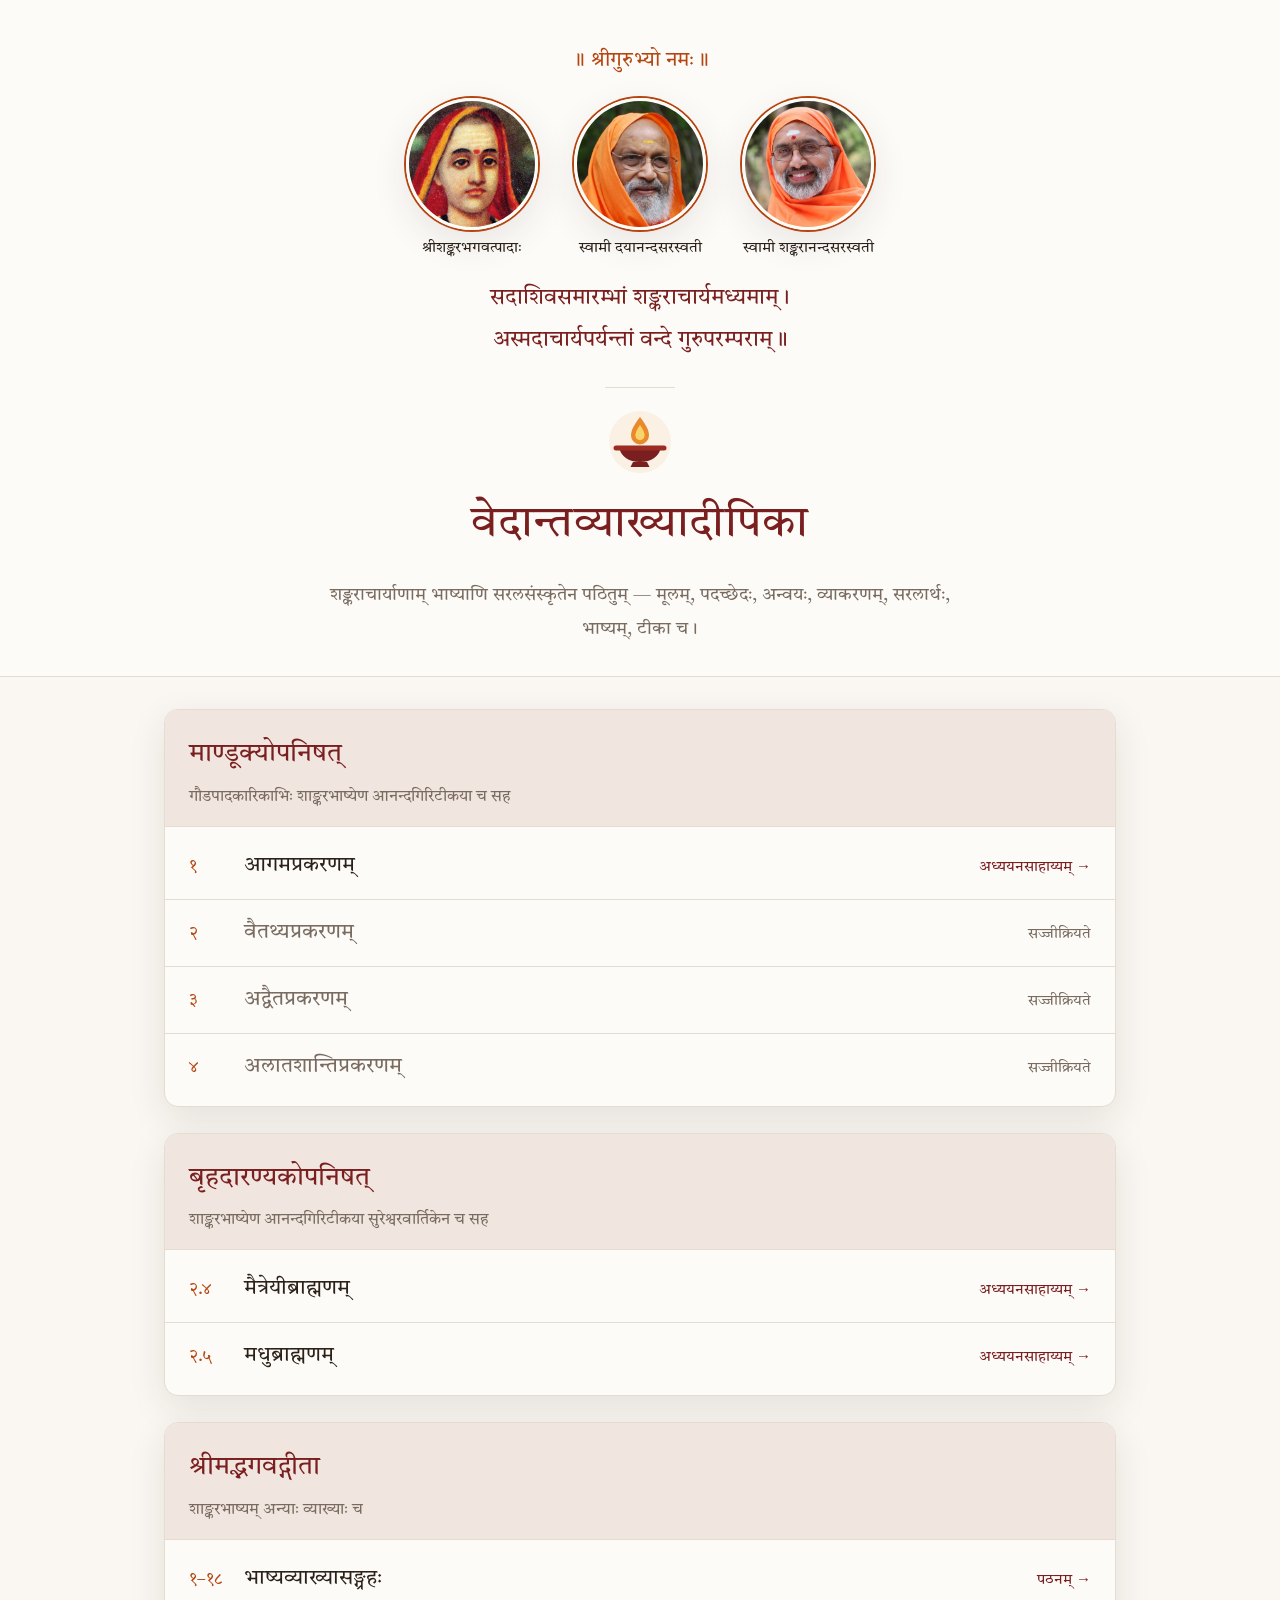
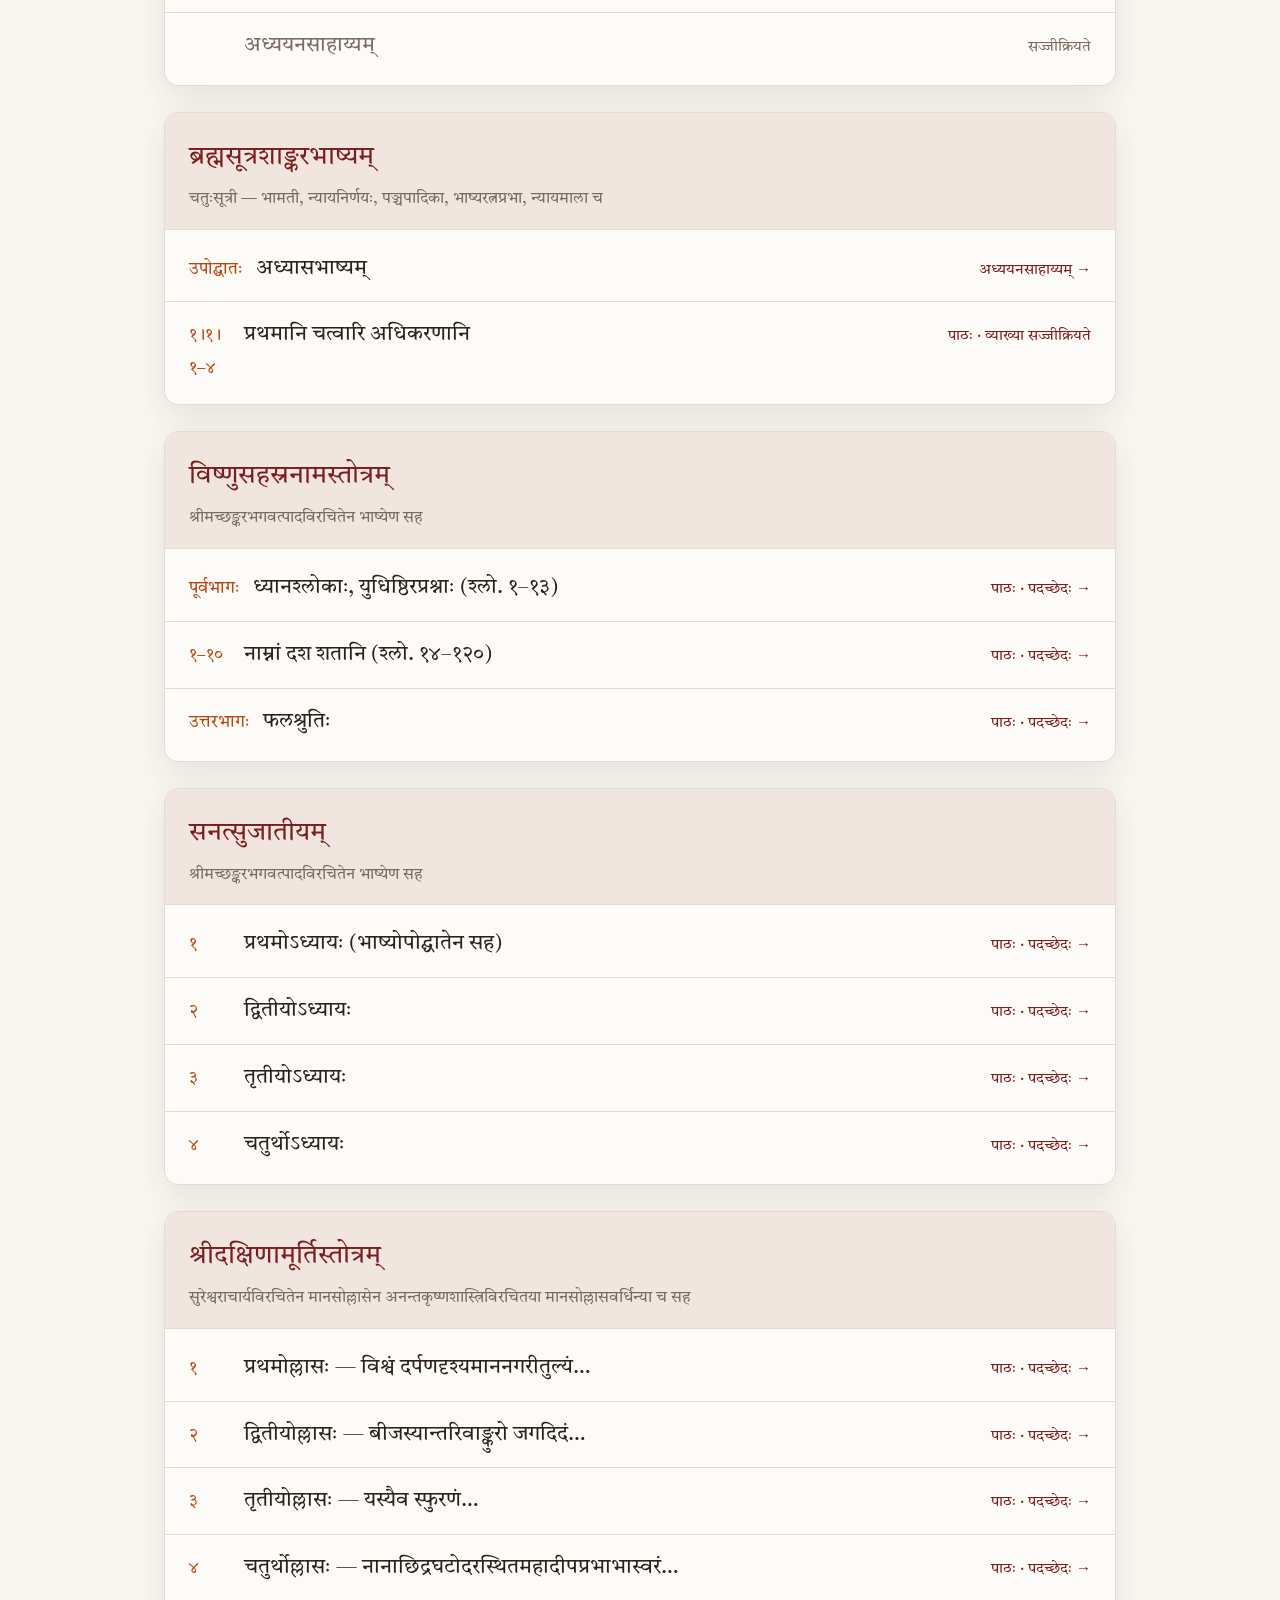
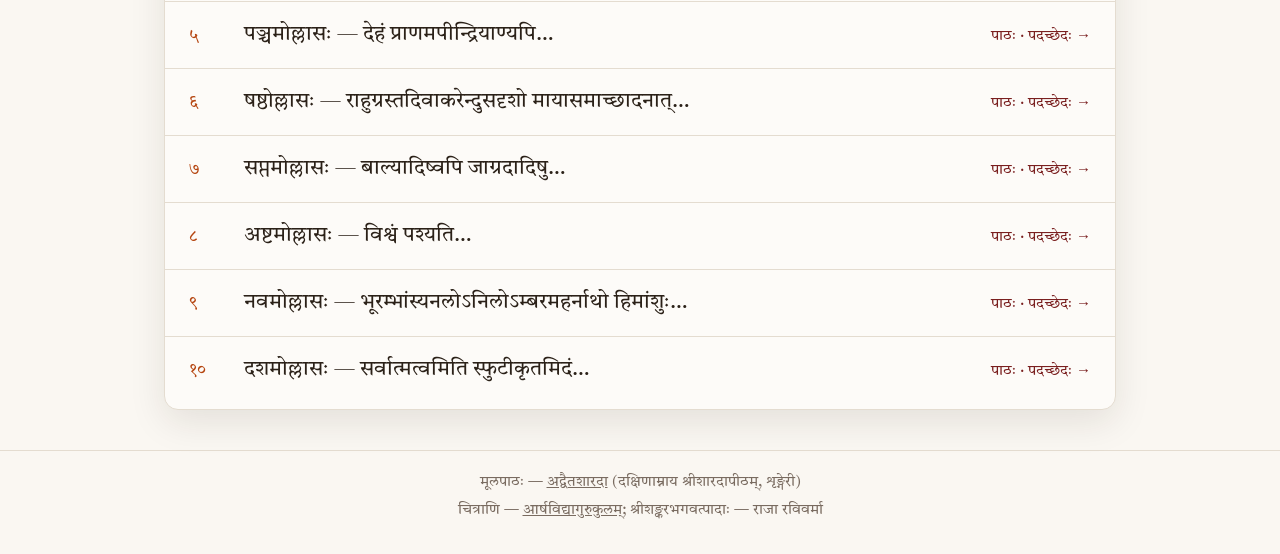
<file: index.html>
<!doctype html>
<html lang="sa">
<head>
<meta charset="utf-8">
<meta name="viewport" content="width=device-width, initial-scale=1">
<title>वेदान्तव्याख्यादीपिका</title>
<link rel="icon" type="image/svg+xml" href="favicon.svg">
<meta name="description" content="शाङ्करभाष्याणि सरलसंस्कृतेन — मूलम्, पदच्छेदः, अन्वयः, व्याकरणम्, सरलार्थः, भाष्यम्, टीका च।">
<link rel="stylesheet" href="mandukya-1/fonts.css">
<style>
:root{--bg:#faf7f2;--paper:#fdfbf8;--ink:#2b2118;--muted:#796b60;--line:#e4dcd0;--accent:#7a1f1f;--tint:#f1e5df;--saffron:#b54510;--shadow:0 12px 36px #2b21181a}
@media (prefers-color-scheme:dark){:root{--bg:#211b18;--paper:#2a211e;--ink:#eee3d7;--muted:#b7a79a;--line:#4a3931;--accent:#e8aaa1;--tint:#392926;--saffron:#f0ac7b;--shadow:0 12px 36px #0005}}
*{box-sizing:border-box}
body{margin:0;background:var(--bg);color:var(--ink);font-family:'Tiro Devanagari Sanskrit','Noto Serif Devanagari',serif;line-height:1.9;font-size:19px}
a{color:inherit}
header{border-bottom:1px solid var(--line);background:var(--paper)}
.wrap{max-width:62rem;margin:0 auto;padding:0 20px}
header .wrap{padding-top:42px;padding-bottom:30px;text-align:center}
.invocation{margin:0 0 18px;color:var(--saffron);font-size:20px;letter-spacing:.02em}
.gurus{display:flex;justify-content:center;gap:clamp(14px,4vw,36px);margin:0 auto 18px;padding:0;list-style:none}
.gurus figure{margin:0;width:clamp(92px,22vw,132px);text-align:center}
.gurus img{display:block;width:100%;height:auto;aspect-ratio:1;border-radius:50%;object-fit:cover;border:3px solid var(--paper);box-shadow:0 0 0 2px var(--saffron),var(--shadow)}
.gurus figcaption{margin-top:8px;font-size:clamp(13px,3vw,15px);line-height:1.45;color:var(--ink)}
.shloka{margin:6px auto 26px;color:var(--accent);font-size:clamp(18px,4vw,22px);line-height:1.9}
.rule{width:70px;height:1px;margin:0 auto 22px;background:var(--line)}
.logo{display:block;margin:0 auto 10px;width:64px;height:64px}
h1{margin:0;font-size:clamp(30px,6vw,44px);font-weight:400;color:var(--accent);letter-spacing:.01em}
.lead{margin:10px auto 0;max-width:40rem;color:var(--muted);font-size:18px}
main .wrap{padding-top:32px;padding-bottom:40px;display:grid;gap:26px}
section.text{background:var(--paper);border:1px solid var(--line);border-radius:14px;box-shadow:var(--shadow);overflow:hidden}
.text-head{padding:20px 24px 14px;border-bottom:1px solid var(--line);background:var(--tint)}
.text-head h2{margin:0;font-size:26px;font-weight:400;color:var(--accent)}
.text-head p{margin:2px 0 0;color:var(--muted);font-size:16px}
ul.parts{list-style:none;margin:0;padding:6px 0}
ul.parts li{border-top:1px solid var(--line)}
ul.parts li:first-child{border-top:0}
.part{display:flex;align-items:baseline;gap:14px;padding:13px 24px;text-decoration:none}
a.part:hover,a.part:focus-visible{background:var(--tint);outline:none}
.num{flex:0 0 2.4em;color:var(--saffron);font-size:17px}
.name{flex:1;font-size:21px}
.note{color:var(--muted);font-size:15px;white-space:nowrap}
a.part .note{color:var(--accent)}
.soon .name{color:var(--muted)}
footer{border-top:1px solid var(--line);color:var(--muted);font-size:15px}
footer .wrap{padding-top:18px;padding-bottom:28px;text-align:center}
@media (max-width:560px){body{font-size:18px}.part{padding:12px 16px;gap:10px;flex-wrap:wrap}.num{flex-basis:2em}.note{flex-basis:100%;padding-left:2.6em;white-space:normal}.text-head{padding:16px 16px 12px}}
</style>
</head>
<body>
<header>
  <div class="wrap">
    <p class="invocation">॥ श्रीगुरुभ्यो नमः ॥</p>
    <ul class="gurus">
      <li><figure><img src="images/shankara.jpg" alt="आदिशङ्कराचार्याः" width="400" height="400"><figcaption>श्रीशङ्करभगवत्पादाः</figcaption></figure></li>
      <li><figure><img src="images/dayananda.jpg" alt="स्वामी दयानन्दसरस्वती" width="400" height="400"><figcaption>स्वामी दयानन्दसरस्वती</figcaption></figure></li>
      <li><figure><img src="images/shankarananda.jpg" alt="स्वामी शङ्करानन्दसरस्वती" width="400" height="400"><figcaption>स्वामी शङ्करानन्दसरस्वती</figcaption></figure></li>
    </ul>
    <p class="shloka">सदाशिवसमारम्भां शङ्कराचार्यमध्यमाम् ।<br>अस्मदाचार्यपर्यन्तां वन्दे गुरुपरम्पराम् ॥</p>
    <div class="rule"></div>
    <img class="logo" src="favicon.svg" alt="" width="64" height="64">
    <h1>वेदान्तव्याख्यादीपिका</h1>
    <p class="lead">शङ्कराचार्याणाम् भाष्याणि सरलसंस्कृतेन पठितुम् — मूलम्, पदच्छेदः, अन्वयः, व्याकरणम्, सरलार्थः, भाष्यम्, टीका च।</p>
  </div>
</header>
<main>
  <div class="wrap">
    <section class="text">
      <div class="text-head">
        <h2>माण्डूक्योपनिषत्</h2>
        <p>गौडपादकारिकाभिः शाङ्करभाष्येण आनन्दगिरिटीकया च सह</p>
      </div>
      <ul class="parts">
        <li><a class="part" href="mandukya-1/"><span class="num">१</span><span class="name">आगमप्रकरणम्</span><span class="note">अध्ययनसाहाय्यम् →</span></a></li>
        <li><div class="part soon"><span class="num">२</span><span class="name">वैतथ्यप्रकरणम्</span><span class="note">सज्जीक्रियते</span></div></li>
        <li><div class="part soon"><span class="num">३</span><span class="name">अद्वैतप्रकरणम्</span><span class="note">सज्जीक्रियते</span></div></li>
        <li><div class="part soon"><span class="num">४</span><span class="name">अलातशान्तिप्रकरणम्</span><span class="note">सज्जीक्रियते</span></div></li>
      </ul>
    </section>
    <section class="text">
      <div class="text-head">
        <h2>बृहदारण्यकोपनिषत्</h2>
        <p>शाङ्करभाष्येण आनन्दगिरिटीकया सुरेश्वरवार्तिकेन च सह</p>
      </div>
      <ul class="parts">
        <li><a class="part" href="maitreyi/"><span class="num">२.४</span><span class="name">मैत्रेयीब्राह्मणम्</span><span class="note">अध्ययनसाहाय्यम् →</span></a></li>
        <li><a class="part" href="madhu/"><span class="num">२.५</span><span class="name">मधुब्राह्मणम्</span><span class="note">अध्ययनसाहाय्यम् →</span></a></li>
      </ul>
    </section>
    <section class="text">
      <div class="text-head">
        <h2>श्रीमद्भगवद्गीता</h2>
        <p>शाङ्करभाष्यम् अन्याः व्याख्याः च</p>
      </div>
      <ul class="parts">
        <li><a class="part" href="https://nkaditya1729.github.io/bhagavad-gita-corpus/"><span class="num">१–१८</span><span class="name">भाष्यव्याख्यासङ्ग्रहः</span><span class="note">पठनम् →</span></a></li>
        <li><div class="part soon"><span class="num"></span><span class="name">अध्ययनसाहाय्यम्</span><span class="note">सज्जीक्रियते</span></div></li>
      </ul>
    </section>
    <section class="text">
      <div class="text-head">
        <h2>ब्रह्मसूत्रशाङ्करभाष्यम्</h2>
        <p>चतुःसूत्री — भामती, न्यायनिर्णयः, पञ्चपादिका, भाष्यरत्नप्रभा, न्यायमाला च</p>
      </div>
      <ul class="parts">
        <li><a class="part" href="brahmasutra-1/#BS.0"><span class="num">उपोद्घातः</span><span class="name">अध्यासभाष्यम्</span><span class="note">अध्ययनसाहाय्यम् →</span></a></li>
        <li><a class="part" href="brahmasutra-1/#BS.1.1.1"><span class="num">१।१।१–४</span><span class="name">प्रथमानि चत्वारि अधिकरणानि</span><span class="note">पाठः · व्याख्या सज्जीक्रियते</span></a></li>
      </ul>
    </section>
    <section class="text">
      <div class="text-head">
        <h2>विष्णुसहस्रनामस्तोत्रम्</h2>
        <p>श्रीमच्छङ्करभगवत्पादविरचितेन भाष्येण सह</p>
      </div>
      <ul class="parts">
        <li><a class="part" href="vishnu-sahasranama/#VSN.0"><span class="num">पूर्वभागः</span><span class="name">ध्यानश्लोकाः, युधिष्ठिरप्रश्नाः (श्लो. १–१३)</span><span class="note">पाठः · पदच्छेदः →</span></a></li>
        <li><a class="part" href="vishnu-sahasranama/#VSN.1"><span class="num">१–१०</span><span class="name">नाम्नां दश शतानि (श्लो. १४–१२०)</span><span class="note">पाठः · पदच्छेदः →</span></a></li>
        <li><a class="part" href="vishnu-sahasranama/#VSN.11"><span class="num">उत्तरभागः</span><span class="name">फलश्रुतिः</span><span class="note">पाठः · पदच्छेदः →</span></a></li>
      </ul>
    </section>
    <section class="text">
      <div class="text-head">
        <h2>सनत्सुजातीयम्</h2>
        <p>श्रीमच्छङ्करभगवत्पादविरचितेन भाष्येण सह</p>
      </div>
      <ul class="parts">
        <li><a class="part" href="sanatsujatiya/#SSJ.1"><span class="num">१</span><span class="name">प्रथमोऽध्यायः (भाष्योपोद्घातेन सह)</span><span class="note">पाठः · पदच्छेदः →</span></a></li>
        <li><a class="part" href="sanatsujatiya/#SSJ.2"><span class="num">२</span><span class="name">द्वितीयोऽध्यायः</span><span class="note">पाठः · पदच्छेदः →</span></a></li>
        <li><a class="part" href="sanatsujatiya/#SSJ.3"><span class="num">३</span><span class="name">तृतीयोऽध्यायः</span><span class="note">पाठः · पदच्छेदः →</span></a></li>
        <li><a class="part" href="sanatsujatiya/#SSJ.4"><span class="num">४</span><span class="name">चतुर्थोऽध्यायः</span><span class="note">पाठः · पदच्छेदः →</span></a></li>
      </ul>
    </section>
    <section class="text">
      <div class="text-head">
        <h2>श्रीदक्षिणामूर्तिस्तोत्रम्</h2>
        <p>सुरेश्वराचार्यविरचितेन मानसोल्लासेन अनन्तकृष्णशास्त्रिविरचितया मानसोल्लासवर्धिन्या च सह</p>
      </div>
      <ul class="parts">
        <li><a class="part" href="manasollasa/#MNS.1"><span class="num">१</span><span class="name">प्रथमोल्लासः — विश्वं दर्पणदृश्यमाननगरीतुल्यं…</span><span class="note">पाठः · पदच्छेदः →</span></a></li>
        <li><a class="part" href="manasollasa/#MNS.2"><span class="num">२</span><span class="name">द्वितीयोल्लासः — बीजस्यान्तरिवाङ्कुरो जगदिदं…</span><span class="note">पाठः · पदच्छेदः →</span></a></li>
        <li><a class="part" href="manasollasa/#MNS.3"><span class="num">३</span><span class="name">तृतीयोल्लासः — यस्यैव स्फुरणं…</span><span class="note">पाठः · पदच्छेदः →</span></a></li>
        <li><a class="part" href="manasollasa/#MNS.4"><span class="num">४</span><span class="name">चतुर्थोल्लासः — नानाछिद्रघटोदरस्थितमहादीपप्रभाभास्वरं…</span><span class="note">पाठः · पदच्छेदः →</span></a></li>
        <li><a class="part" href="manasollasa/#MNS.5"><span class="num">५</span><span class="name">पञ्चमोल्लासः — देहं प्राणमपीन्द्रियाण्यपि…</span><span class="note">पाठः · पदच्छेदः →</span></a></li>
        <li><a class="part" href="manasollasa/#MNS.6"><span class="num">६</span><span class="name">षष्ठोल्लासः — राहुग्रस्तदिवाकरेन्दुसदृशो मायासमाच्छादनात्…</span><span class="note">पाठः · पदच्छेदः →</span></a></li>
        <li><a class="part" href="manasollasa/#MNS.7"><span class="num">७</span><span class="name">सप्तमोल्लासः — बाल्यादिष्वपि जाग्रदादिषु…</span><span class="note">पाठः · पदच्छेदः →</span></a></li>
        <li><a class="part" href="manasollasa/#MNS.8"><span class="num">८</span><span class="name">अष्टमोल्लासः — विश्वं पश्यति…</span><span class="note">पाठः · पदच्छेदः →</span></a></li>
        <li><a class="part" href="manasollasa/#MNS.9"><span class="num">९</span><span class="name">नवमोल्लासः — भूरम्भांस्यनलोऽनिलोऽम्बरमहर्नाथो हिमांशुः…</span><span class="note">पाठः · पदच्छेदः →</span></a></li>
        <li><a class="part" href="manasollasa/#MNS.10"><span class="num">१०</span><span class="name">दशमोल्लासः — सर्वात्मत्वमिति स्फुटीकृतमिदं…</span><span class="note">पाठः · पदच्छेदः →</span></a></li>
      </ul>
    </section>
  </div>
</main>
<footer>
  <div class="wrap">मूलपाठः — <a href="https://advaitasharada.sringeri.net/">अद्वैतशारदा</a> (दक्षिणाम्नाय श्रीशारदापीठम्, शृङ्गेरी)<br>चित्राणि — <a href="https://arshavidya.in/">आर्षविद्यागुरुकुलम्</a>; श्रीशङ्करभगवत्पादाः — राजा रविवर्मा</div>
</footer>
</body>
</html>
</file>
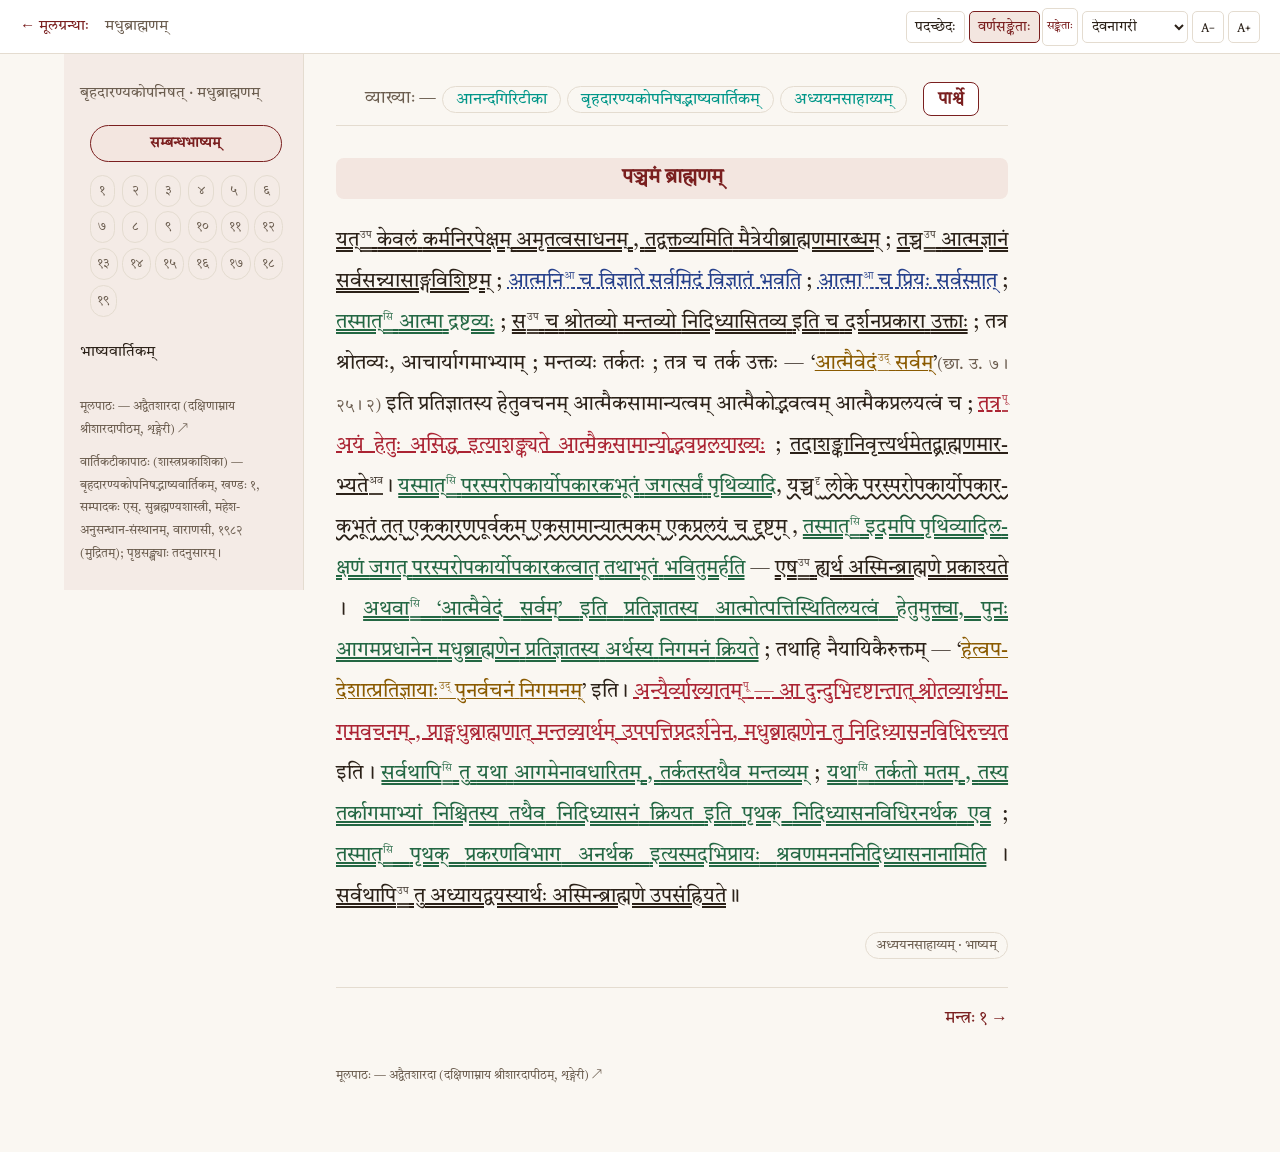
<file: madhu/index.html>
<!doctype html>
<html lang="sa">
<head>
<meta charset="utf-8"><meta name="viewport" content="width=device-width,initial-scale=1">
<meta name="robots" content="noindex,nofollow,noarchive,nosnippet">
<meta name="description" content="मधुब्राह्मणस्य मूलपाठः, शाङ्करभाष्यम्, सरलसंस्कृताध्ययनसाहाय्यं च।">
<title>मधुब्राह्मणभाष्याध्ययनम्</title><link rel="icon" type="image/svg+xml" href="../favicon.svg">
<link rel="stylesheet" href="style.css"><link rel="stylesheet" href="reader.css"><link rel="stylesheet" href="maitreyi.css">
<script src="vendor/sanscript-1.3.3.js" defer></script><script src="script-display.js" defer></script><script src="stored-source.js" defer></script><script src="live-source.js" defer></script><script src="unit-reader.js" defer></script><script src="maitreyi-reader.js" defer></script>
<link rel="stylesheet" href="maitreyi-commentaries.css"><script src="maitreyi-commentaries.js" defer></script></head>
<body class="maitreyi paged-reading" data-scope="2.5" data-heading="BR_C02_S05" data-colophon="BR_C02_S05_E011" data-study-transliterate>
<a class="skip" href="#reading">पाठं प्रति गच्छतु</a>
<header class="topbar"><div class="topbar-inner">
<button id="menu" class="icon menu-button" aria-label="अनुक्रमणिका" aria-controls="sidebar" aria-expanded="false">☰</button>
<a href="../" class="archive-back">← मूलग्रन्थाः</a><span class="page-name">मधुब्राह्मणम्</span>
<div class="tools" aria-label="पठनविकल्पाः">
<button id="padaccheda-toggle" aria-pressed="false" disabled>पदच्छेदः</button>
<div class="color-control"><button id="color-toggle" aria-pressed="true" aria-describedby="color-key">वर्णसङ्केताः</button><details id="color-legend"><summary class="legend-button" title="वर्णानाम् अर्थः"><span class="legend-swatch" aria-hidden="true"></span>सङ्केताः</summary><div id="color-key" role="note"></div></details></div>
<select id="script" aria-label="लिपिः" data-no-transliterate><option value="devanagari">देवनागरी</option><option value="iast" lang="en">IAST</option><option value="kannada" lang="kn">ಕನ್ನಡ</option><option value="telugu" lang="te">తెలుగు</option><option value="tamil" lang="ta">தமிழ்</option><option value="malayalam" lang="ml">മലയാളം</option></select>
<button id="size-down" aria-label="अक्षराणि लघूनि क्रियन्ताम्" lang="en" data-no-transliterate>A−</button><button id="size-up" aria-label="अक्षराणि वर्धन्ताम्" lang="en" data-no-transliterate>A+</button>
</div></div></header>
<div class="layout"><aside id="sidebar" class="sidebar" aria-label="अनुक्रमणिका"><div class="side-inner">
<p class="side-title">बृहदारण्यकोपनिषत् · मधुब्राह्मणम्</p><nav id="lesson-list" class="lesson-list" aria-label="पाठाः"></nav>
<p class="source-credit"><a href="https://advaitasharada.sringeri.net/read/brihadaranyaka-bhashya/2/#BR_C02_S05" target="_blank" rel="noopener">मूलपाठः — अद्वैतशारदा (दक्षिणाम्नाय श्रीशारदापीठम्, शृङ्गेरी) ↗</a></p>
<p class="source-credit print-credit">वार्तिकटीकापाठः (शास्त्रप्रकाशिका) — बृहदारण्यकोपनिषद्भाष्यवार्तिकम्, खण्डः १, सम्पादकः एस्. सुब्रह्मण्यशास्त्री, महेश-अनुसन्धान-संस्थानम्, वाराणसी, १९८२ (मुद्रितम्); पृष्ठसङ्ख्याः तदनुसारम्।</p>
</div></aside>
<main id="reading" tabindex="-1"><h1 class="brahmana-heading" id="BR_C02_S05">पञ्चमं ब्राह्मणम्</h1><div id="source-status" role="status"><p>अद्वैतशारदायाः पाठः आनीयते…</p></div><div id="lesson-content"></div><p class="source-credit"><a href="https://advaitasharada.sringeri.net/read/brihadaranyaka-bhashya/2/#BR_C02_S05" target="_blank" rel="noopener">मूलपाठः — अद्वैतशारदा (दक्षिणाम्नाय श्रीशारदापीठम्, शृङ्गेरी) ↗</a></p></main></div>
<section id="study-dialog" class="study-drawer" hidden role="region" aria-labelledby="study-title"><div class="drawer-heading"><h2 id="study-title">अध्ययनसाहाय्यम्</h2><button id="study-close" class="icon" aria-label="अध्ययनसाहाय्यस्य पिधानम्">✕</button></div><div id="drawer-content" class="drawer-body" data-study-transliterate></div></section>
<noscript><p class="source-credit"><a href="https://advaitasharada.sringeri.net/read/brihadaranyaka-bhashya/2/#BR_C02_S05">अद्वैतशारदायां मूलपाठः पठनीयः ↗</a></p></noscript>
</body></html>
</file>
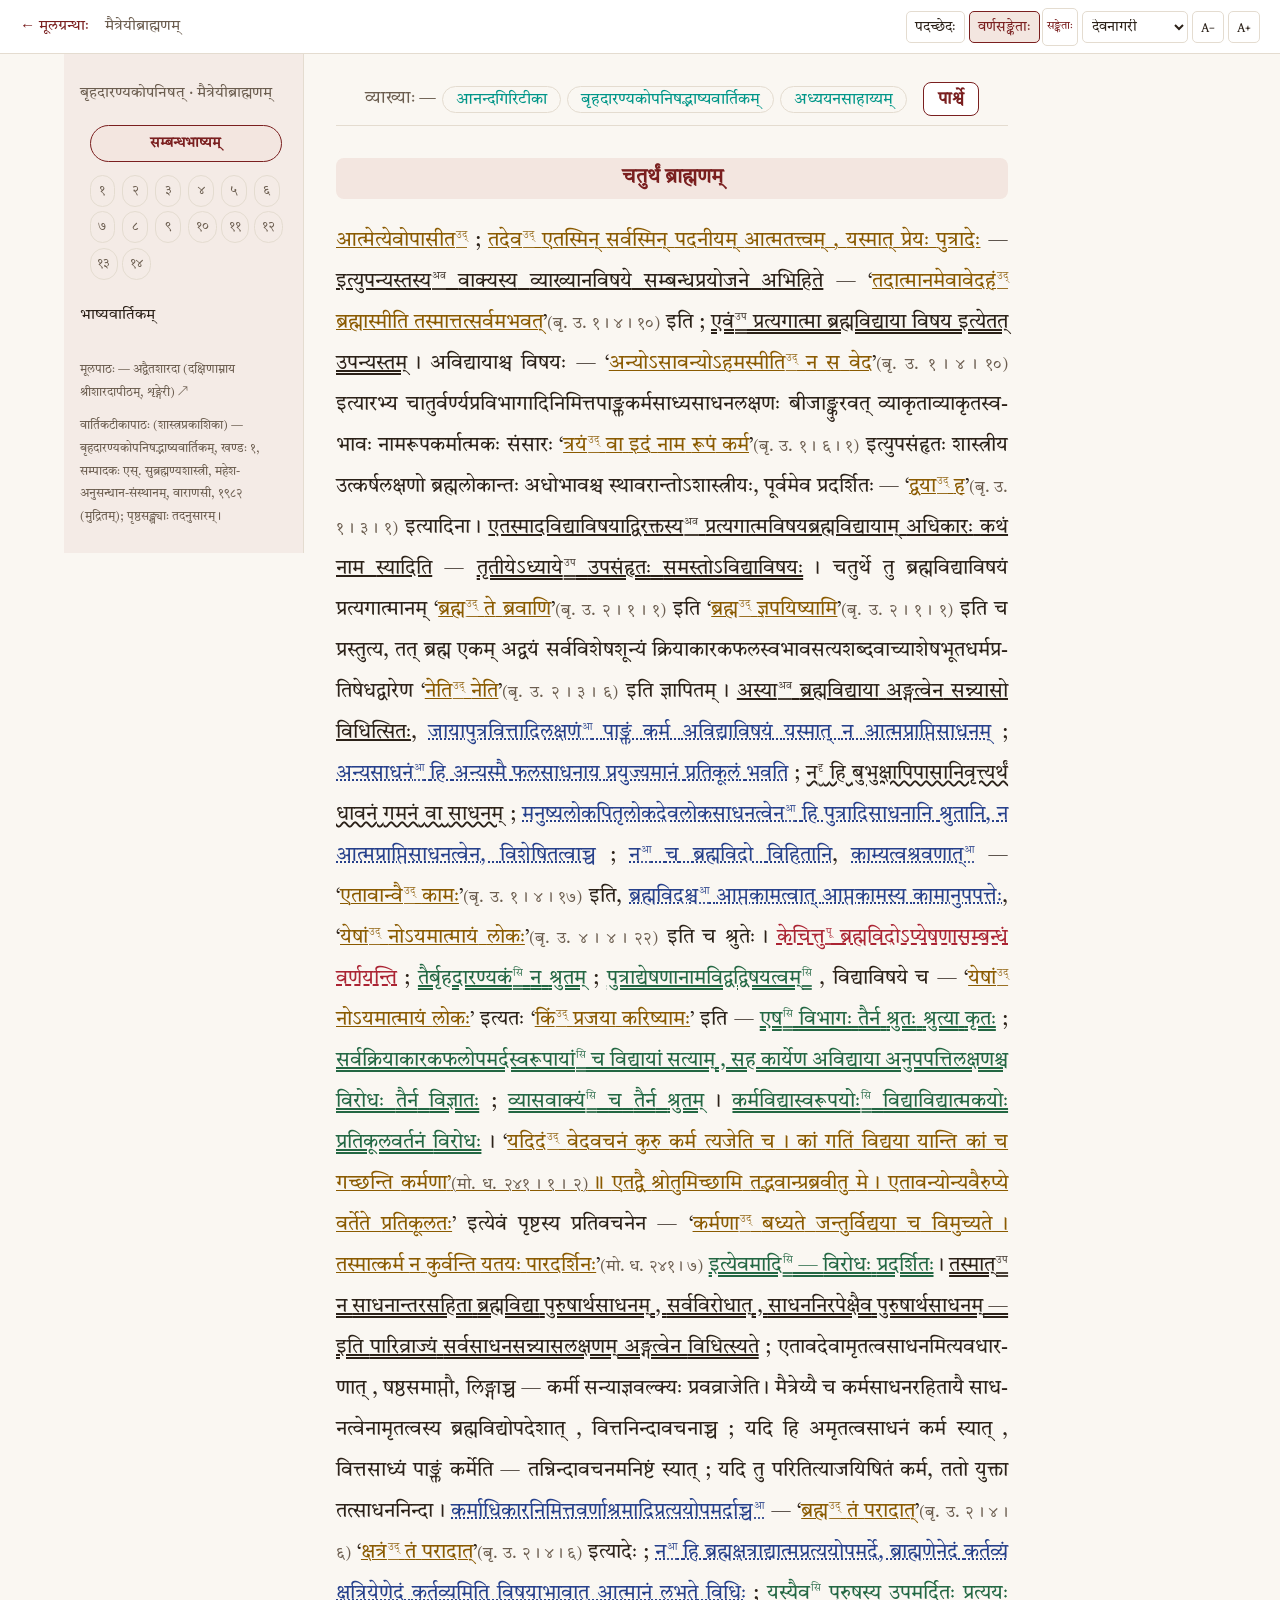
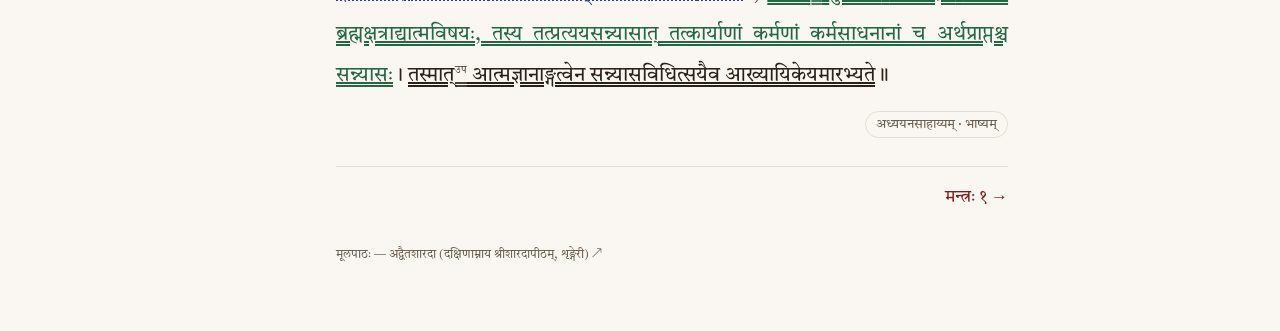
<file: maitreyi/index.html>
<!doctype html>
<html lang="sa">
<head>
<meta charset="utf-8"><meta name="viewport" content="width=device-width,initial-scale=1">
<meta name="robots" content="noindex,nofollow,noarchive,nosnippet">
<meta name="description" content="मैत्रेयीब्राह्मणस्य मूलपाठः, शाङ्करभाष्यम्, सरलसंस्कृताध्ययनसाहाय्यं च।">
<title>मैत्रेयीब्राह्मणभाष्याध्ययनम्</title><link rel="icon" type="image/svg+xml" href="../favicon.svg">
<link rel="stylesheet" href="style.css"><link rel="stylesheet" href="reader.css"><link rel="stylesheet" href="maitreyi.css">
<script src="vendor/sanscript-1.3.3.js" defer></script><script src="script-display.js" defer></script><script src="stored-source.js" defer></script><script src="live-source.js" defer></script><script src="unit-reader.js" defer></script><script src="maitreyi-reader.js" defer></script>
<link rel="stylesheet" href="maitreyi-commentaries.css"><script src="maitreyi-commentaries.js" defer></script></head>
<body class="maitreyi paged-reading" data-study-transliterate>
<a class="skip" href="#reading">पाठं प्रति गच्छतु</a>
<header class="topbar"><div class="topbar-inner">
<button id="menu" class="icon menu-button" aria-label="अनुक्रमणिका" aria-controls="sidebar" aria-expanded="false">☰</button>
<a href="../" class="archive-back">← मूलग्रन्थाः</a><span class="page-name">मैत्रेयीब्राह्मणम्</span>
<div class="tools" aria-label="पठनविकल्पाः">
<button id="padaccheda-toggle" aria-pressed="false" disabled>पदच्छेदः</button>
<div class="color-control"><button id="color-toggle" aria-pressed="true" aria-describedby="color-key">वर्णसङ्केताः</button><details id="color-legend"><summary class="legend-button" title="वर्णानाम् अर्थः"><span class="legend-swatch" aria-hidden="true"></span>सङ्केताः</summary><div id="color-key" role="note"></div></details></div>
<select id="script" aria-label="लिपिः" data-no-transliterate><option value="devanagari">देवनागरी</option><option value="iast" lang="en">IAST</option><option value="kannada" lang="kn">ಕನ್ನಡ</option><option value="telugu" lang="te">తెలుగు</option><option value="tamil" lang="ta">தமிழ்</option><option value="malayalam" lang="ml">മലയാളം</option></select>
<button id="size-down" aria-label="अक्षराणि लघूनि क्रियन्ताम्" lang="en" data-no-transliterate>A−</button><button id="size-up" aria-label="अक्षराणि वर्धन्ताम्" lang="en" data-no-transliterate>A+</button>
</div></div></header>
<div class="layout"><aside id="sidebar" class="sidebar" aria-label="अनुक्रमणिका"><div class="side-inner">
<p class="side-title">बृहदारण्यकोपनिषत् · मैत्रेयीब्राह्मणम्</p><nav id="lesson-list" class="lesson-list" aria-label="पाठाः"></nav>
<p class="source-credit"><a href="https://advaitasharada.sringeri.net/read/brihadaranyaka-bhashya/2/#BR_C02_S04" target="_blank" rel="noopener">मूलपाठः — अद्वैतशारदा (दक्षिणाम्नाय श्रीशारदापीठम्, शृङ्गेरी) ↗</a></p>
<p class="source-credit print-credit">वार्तिकटीकापाठः (शास्त्रप्रकाशिका) — बृहदारण्यकोपनिषद्भाष्यवार्तिकम्, खण्डः १, सम्पादकः एस्. सुब्रह्मण्यशास्त्री, महेश-अनुसन्धान-संस्थानम्, वाराणसी, १९८२ (मुद्रितम्); पृष्ठसङ्ख्याः तदनुसारम्।</p>
</div></aside>
<main id="reading" tabindex="-1"><h1 class="brahmana-heading" id="BR_C02_S04">चतुर्थं ब्राह्मणम्</h1><div id="source-status" role="status"><p>अद्वैतशारदायाः पाठः आनीयते…</p></div><div id="lesson-content"></div><p class="source-credit"><a href="https://advaitasharada.sringeri.net/read/brihadaranyaka-bhashya/2/#BR_C02_S04" target="_blank" rel="noopener">मूलपाठः — अद्वैतशारदा (दक्षिणाम्नाय श्रीशारदापीठम्, शृङ्गेरी) ↗</a></p></main></div>
<section id="study-dialog" class="study-drawer" hidden role="region" aria-labelledby="study-title"><div class="drawer-heading"><h2 id="study-title">अध्ययनसाहाय्यम्</h2><button id="study-close" class="icon" aria-label="अध्ययनसाहाय्यस्य पिधानम्">✕</button></div><div id="drawer-content" class="drawer-body" data-study-transliterate></div></section>
<noscript><p class="source-credit"><a href="https://advaitasharada.sringeri.net/read/brihadaranyaka-bhashya/2/#BR_C02_S04">अद्वैतशारदायां मूलपाठः पठनीयः ↗</a></p></noscript>
</body></html>
</file>
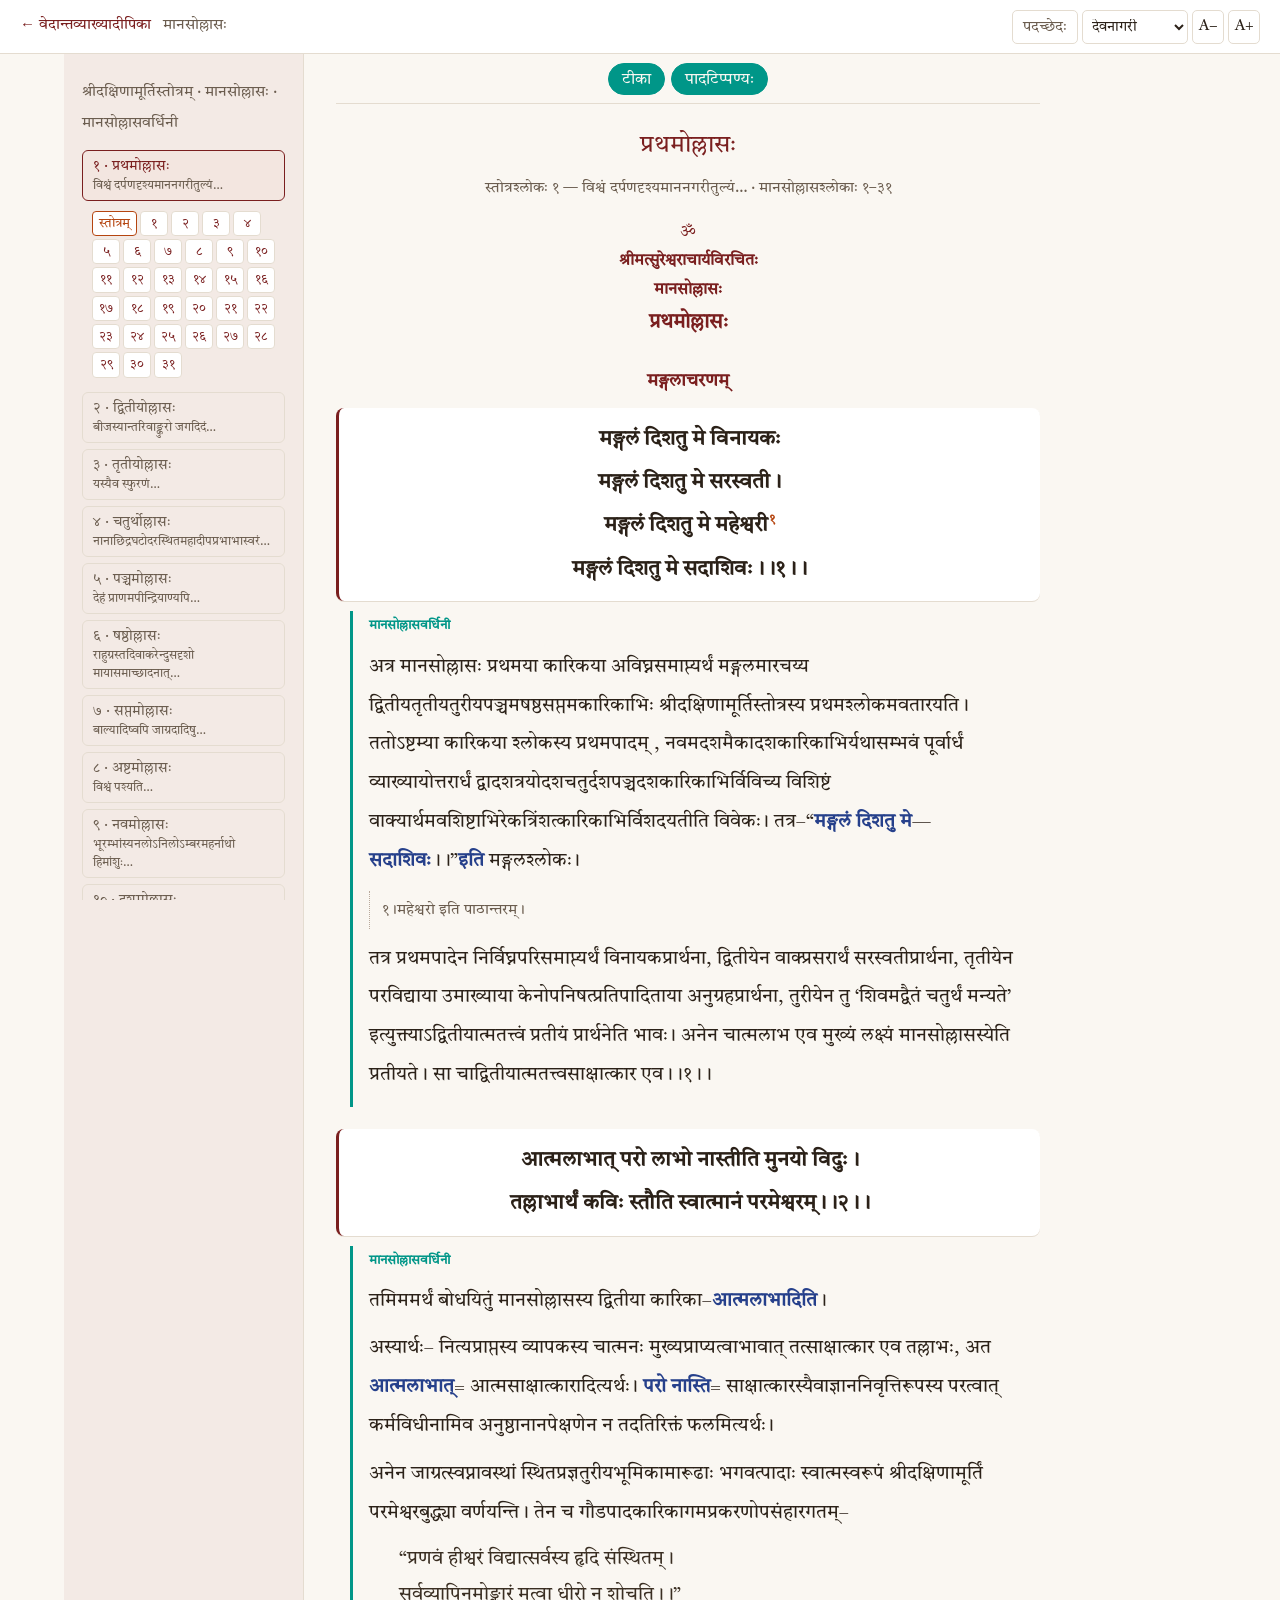
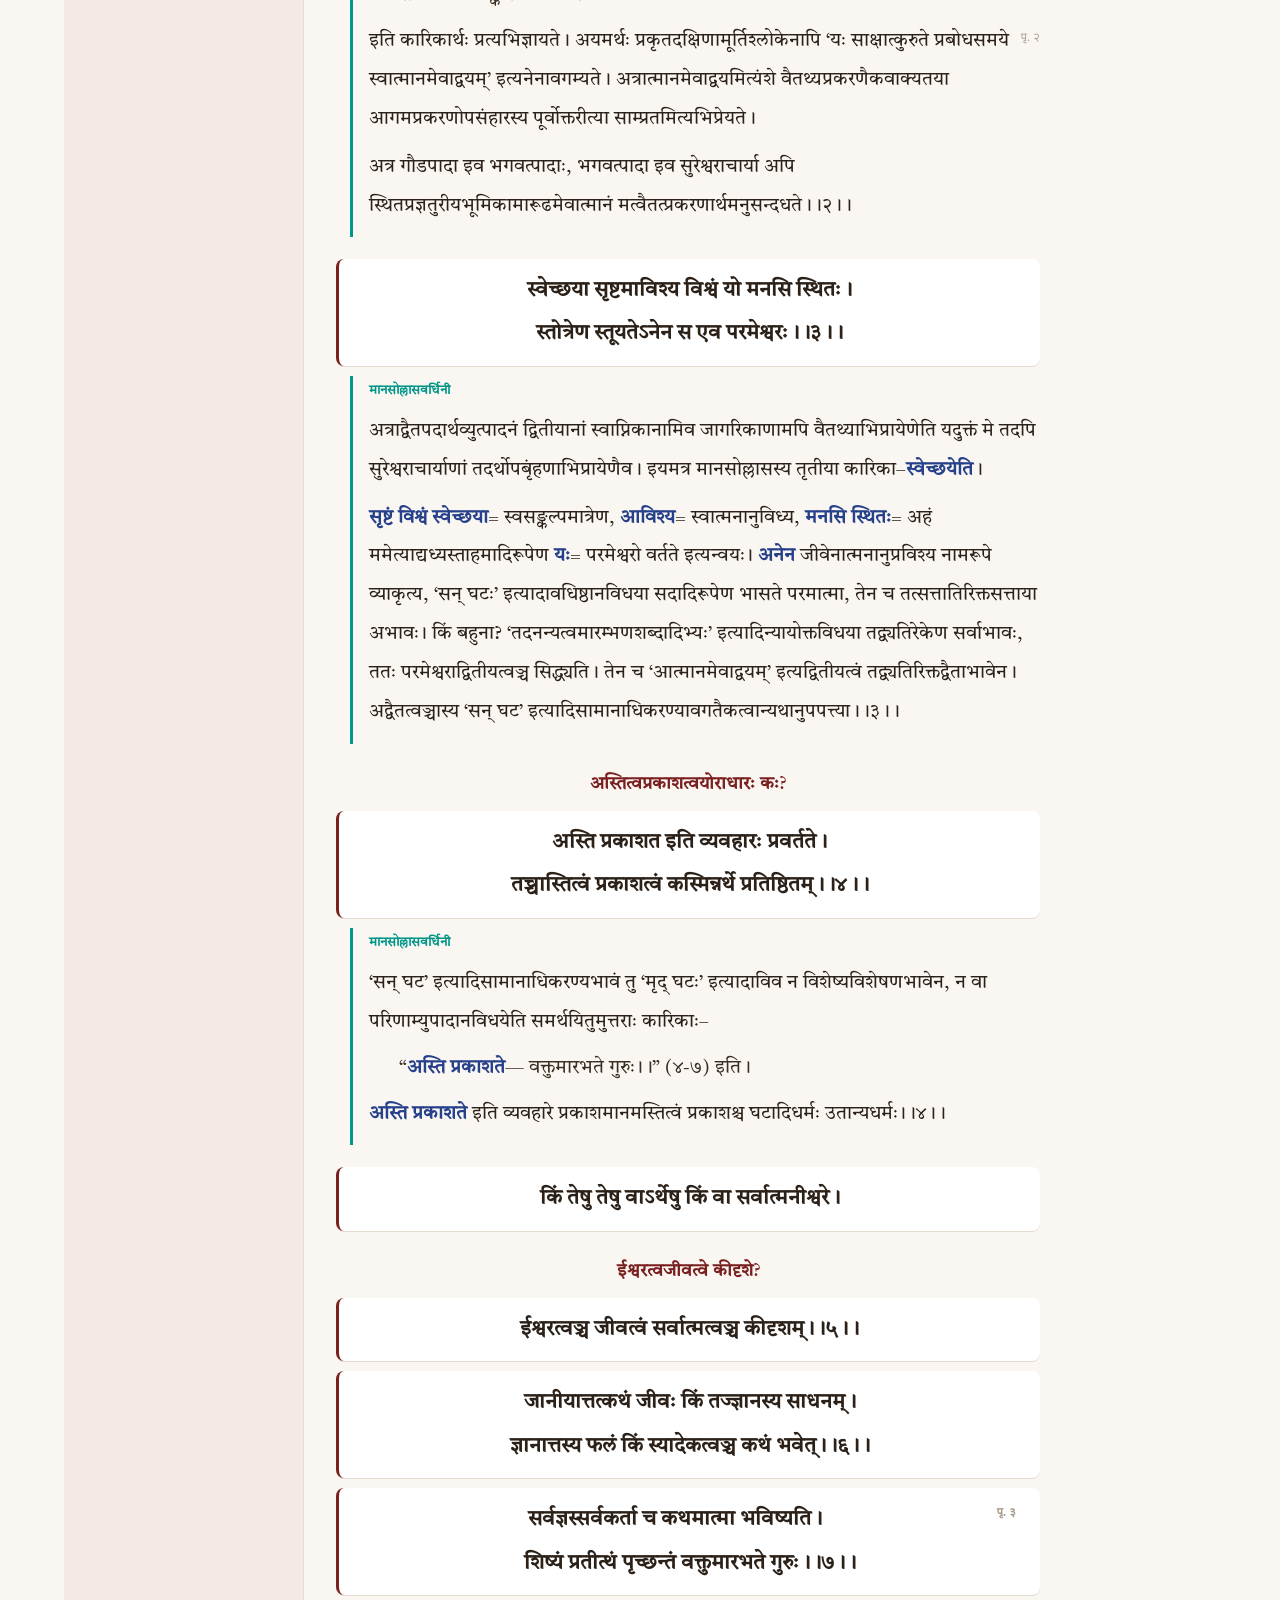
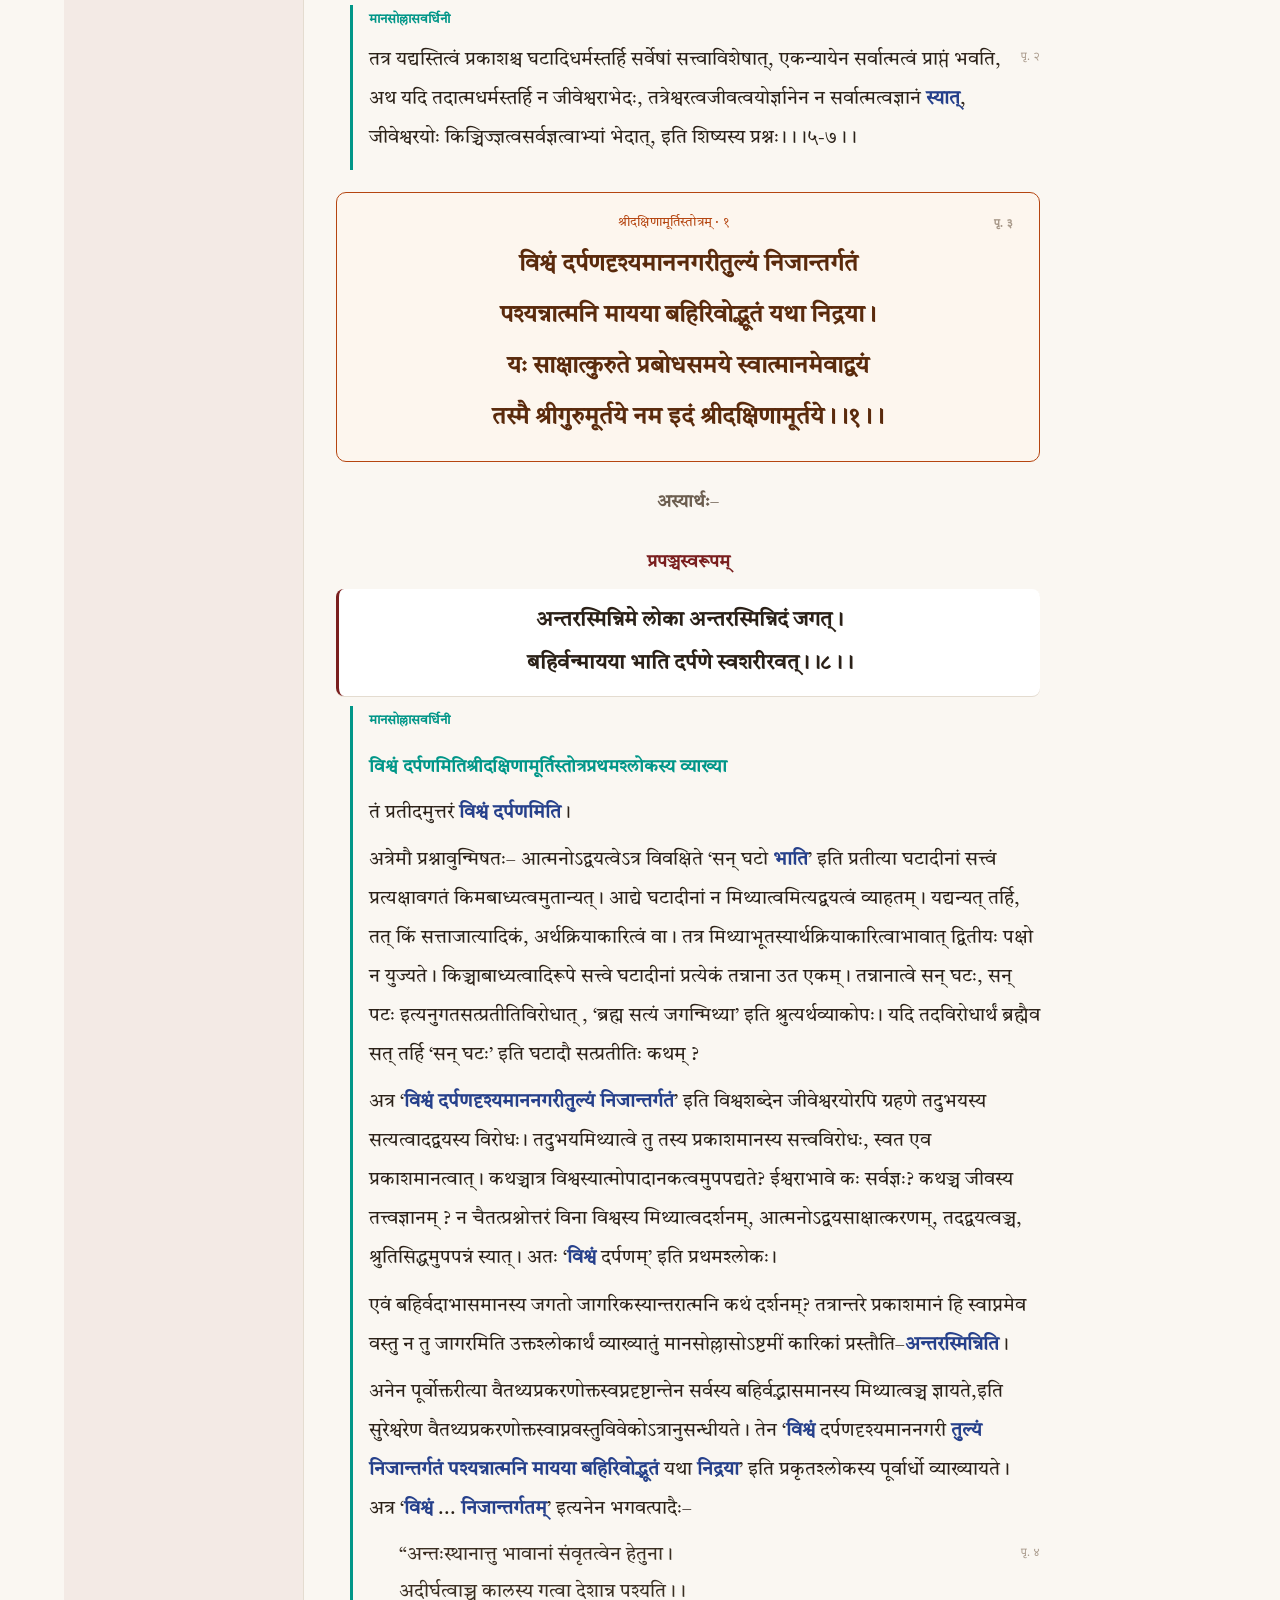
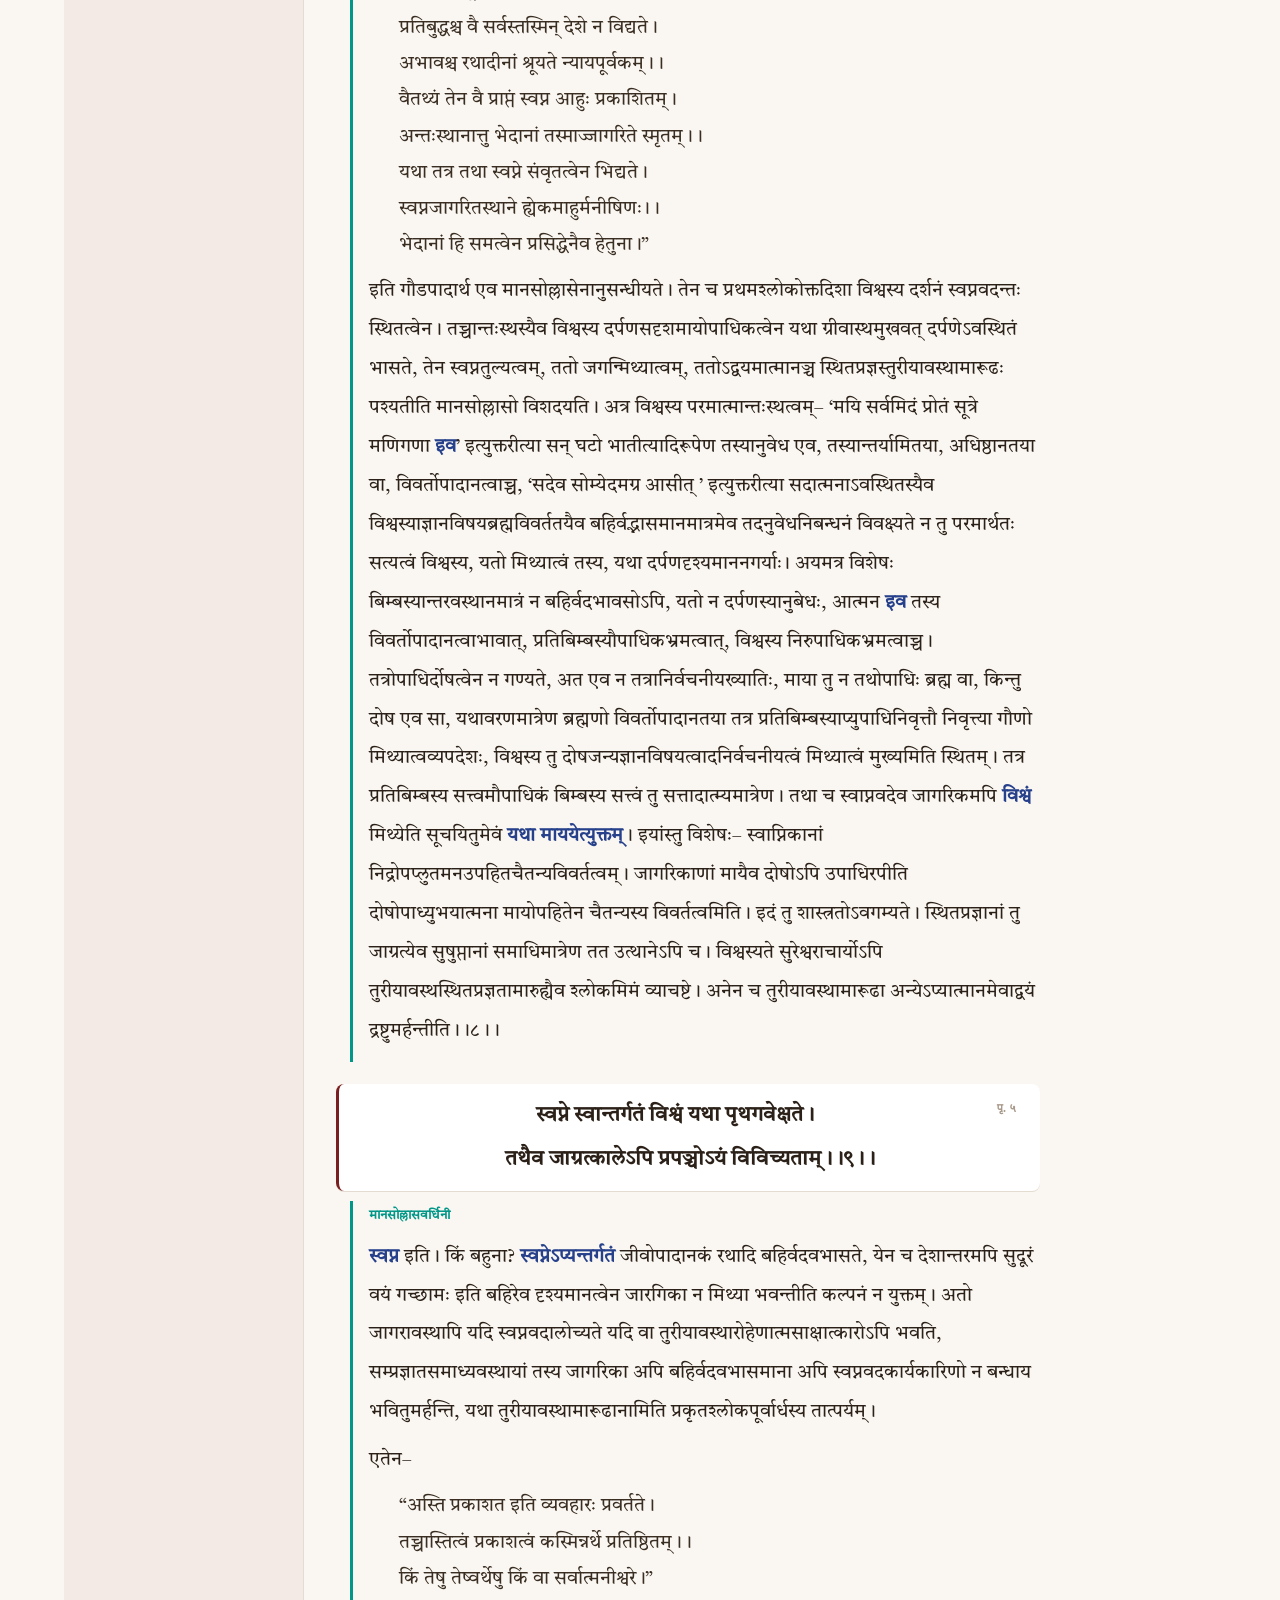
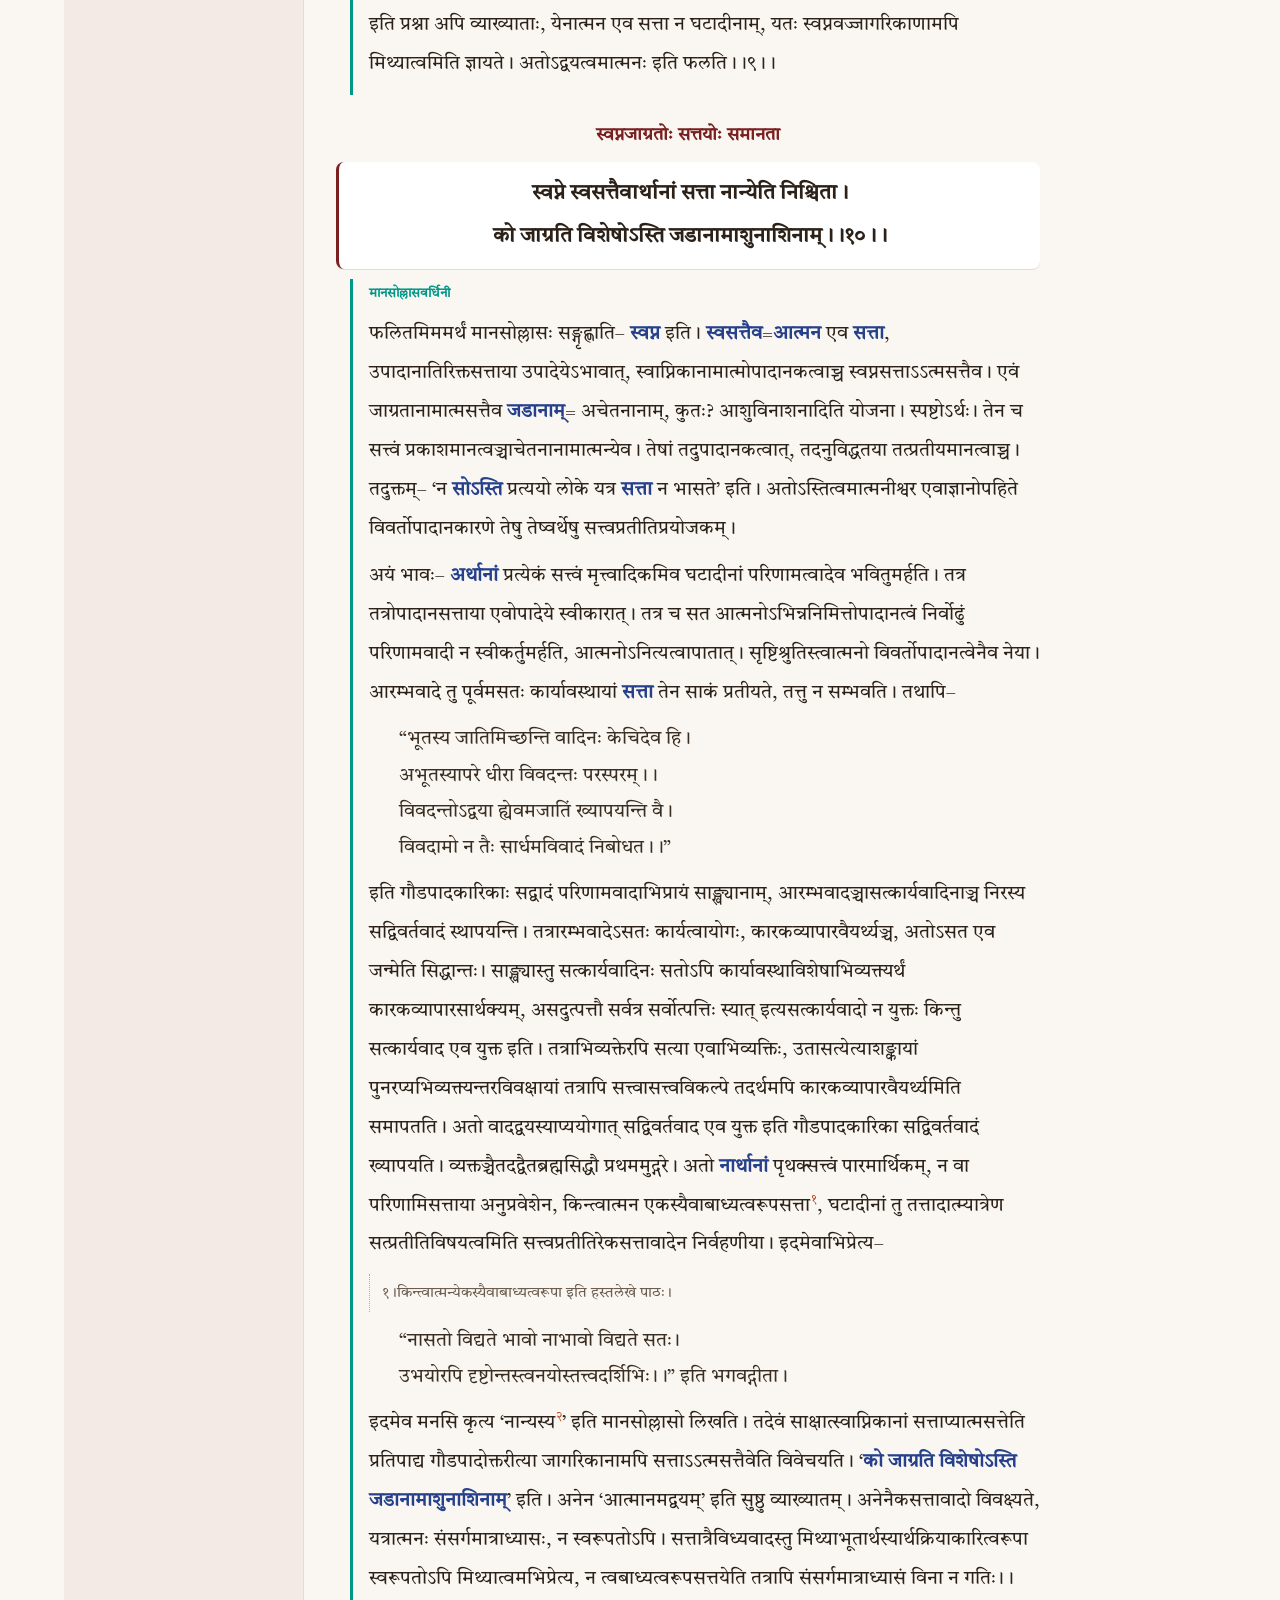
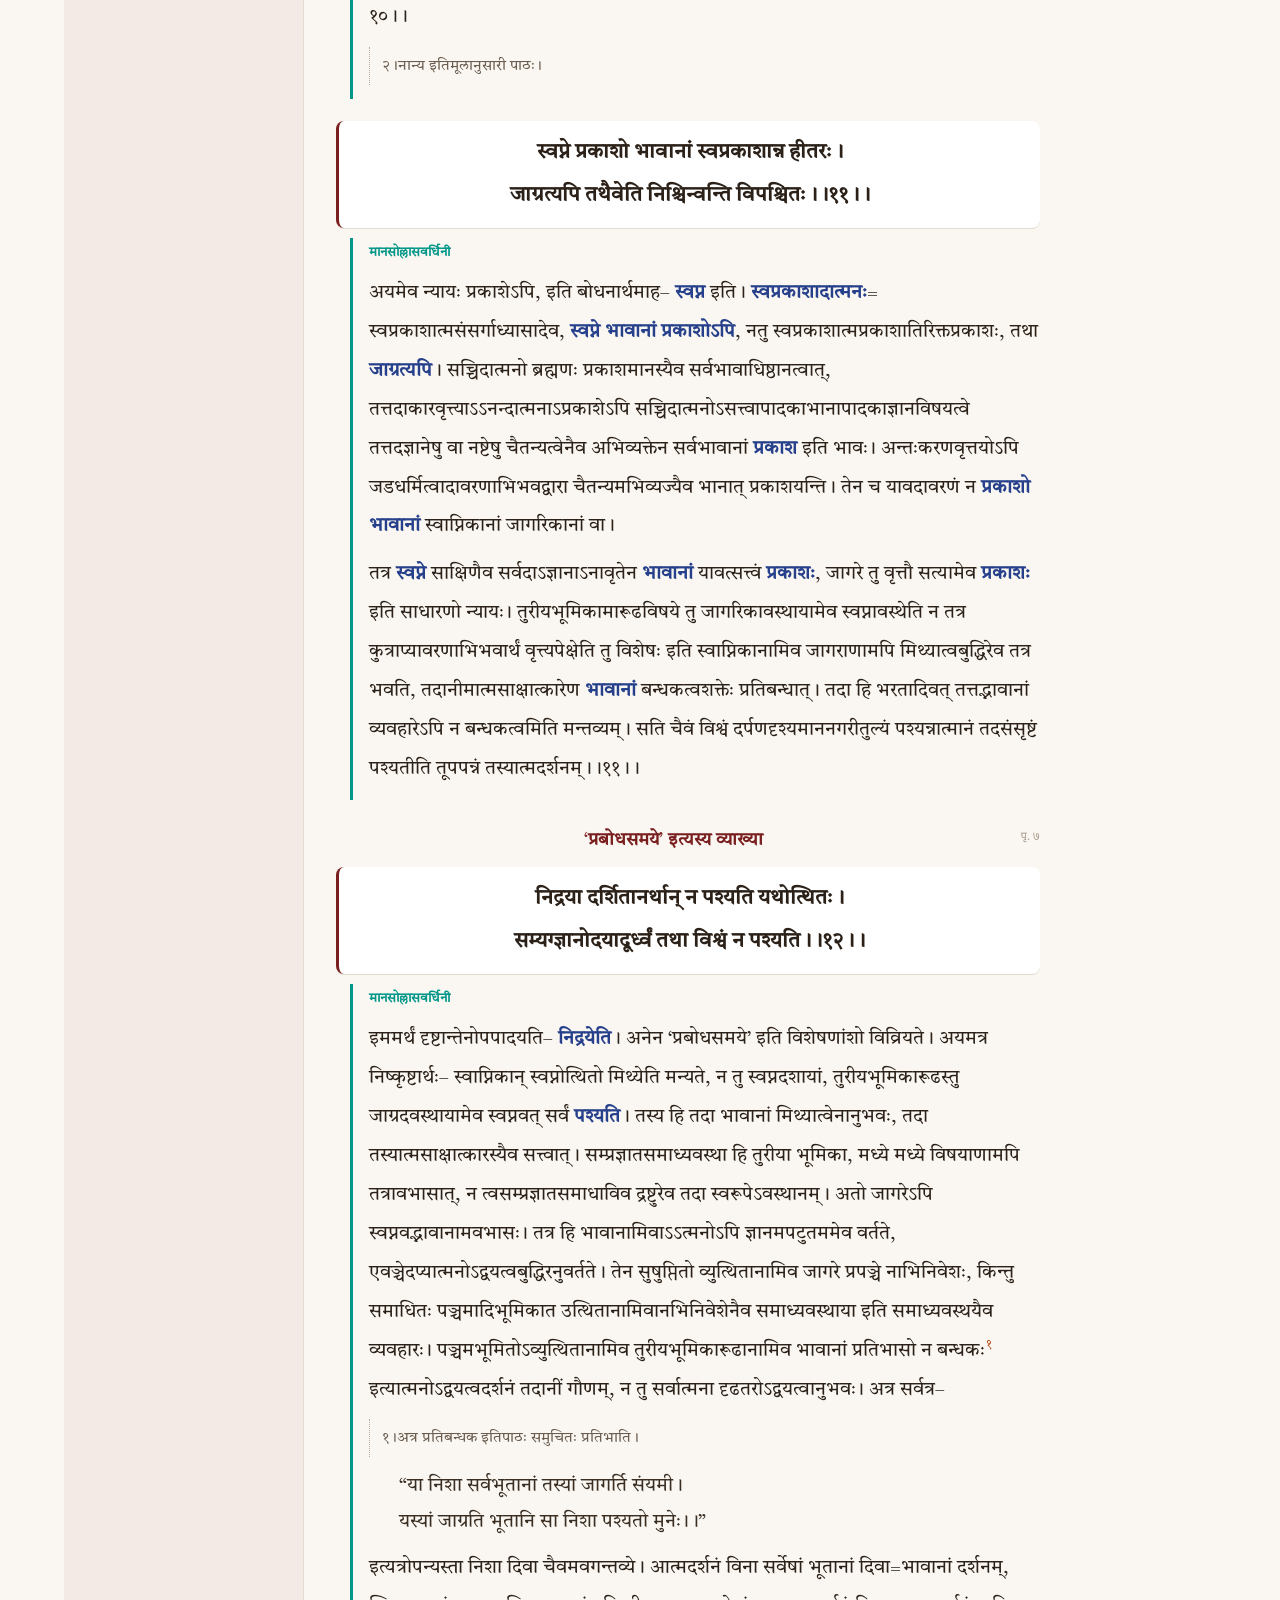
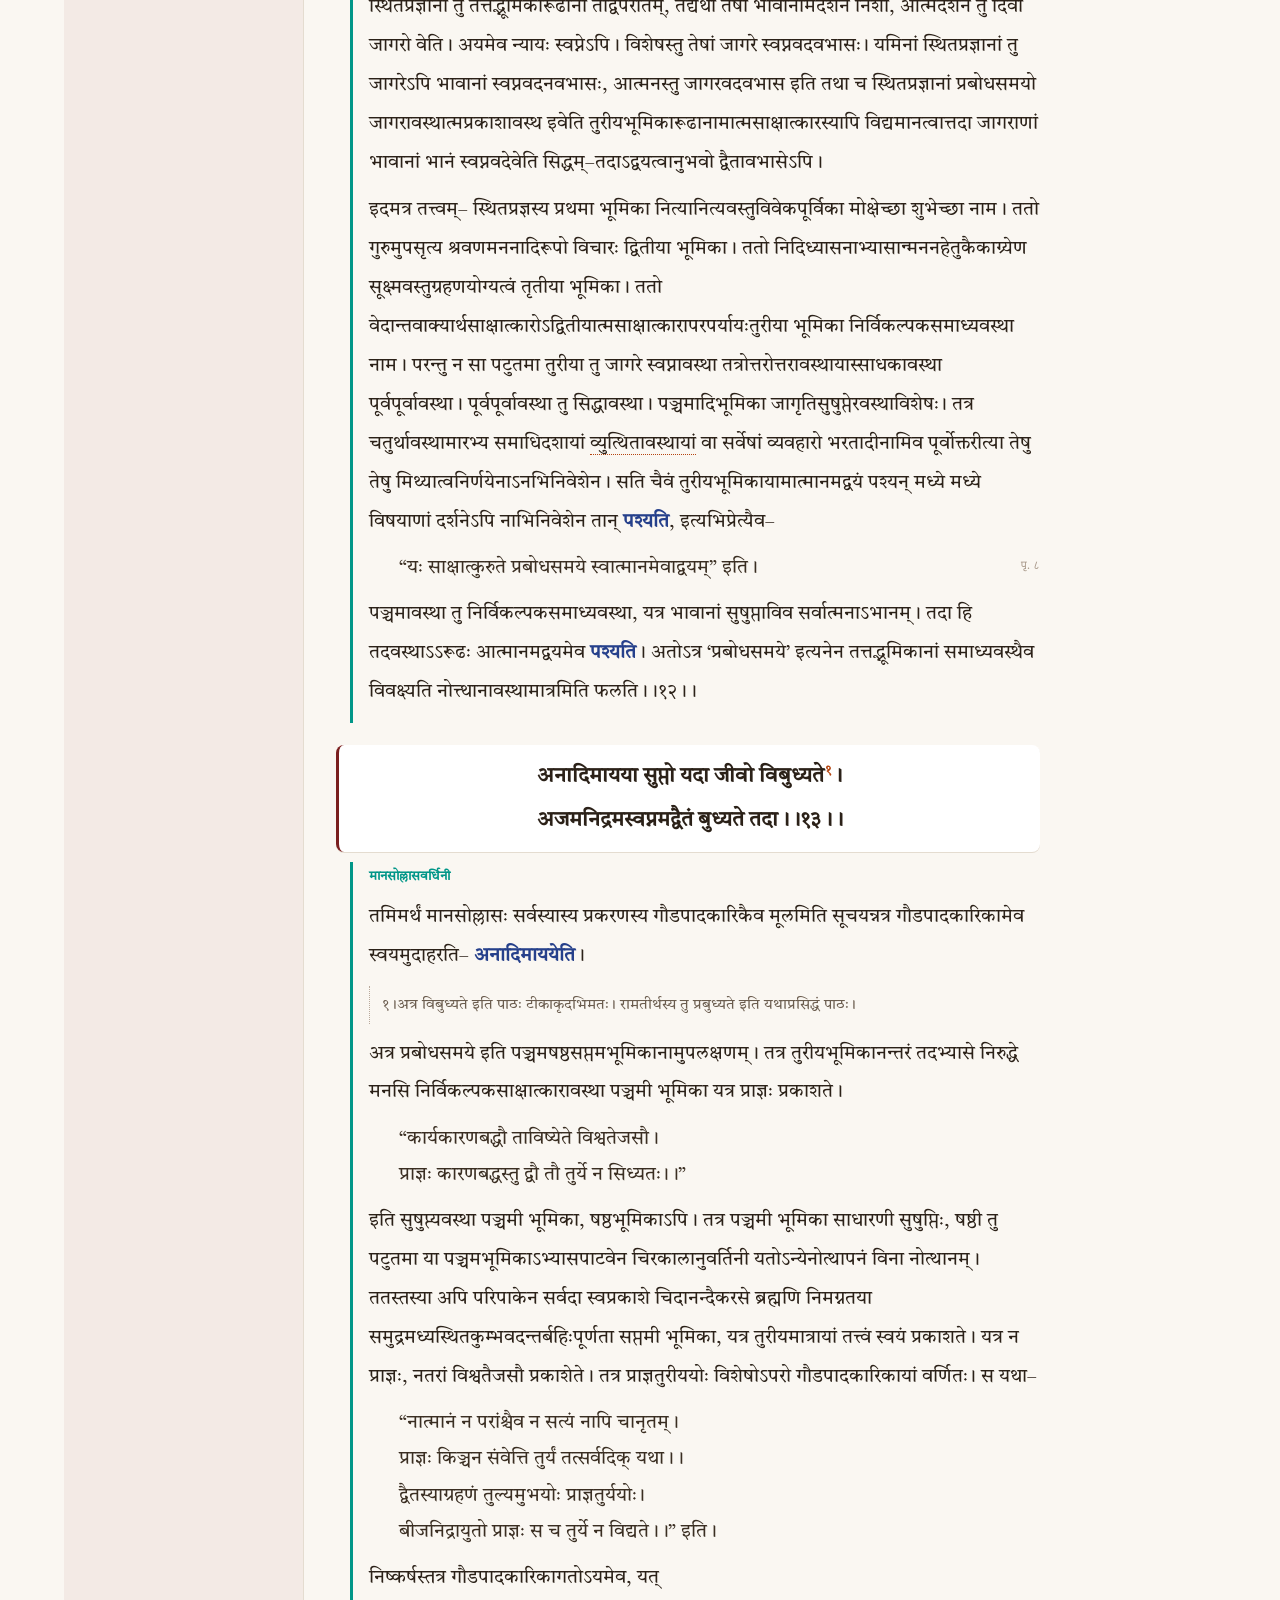
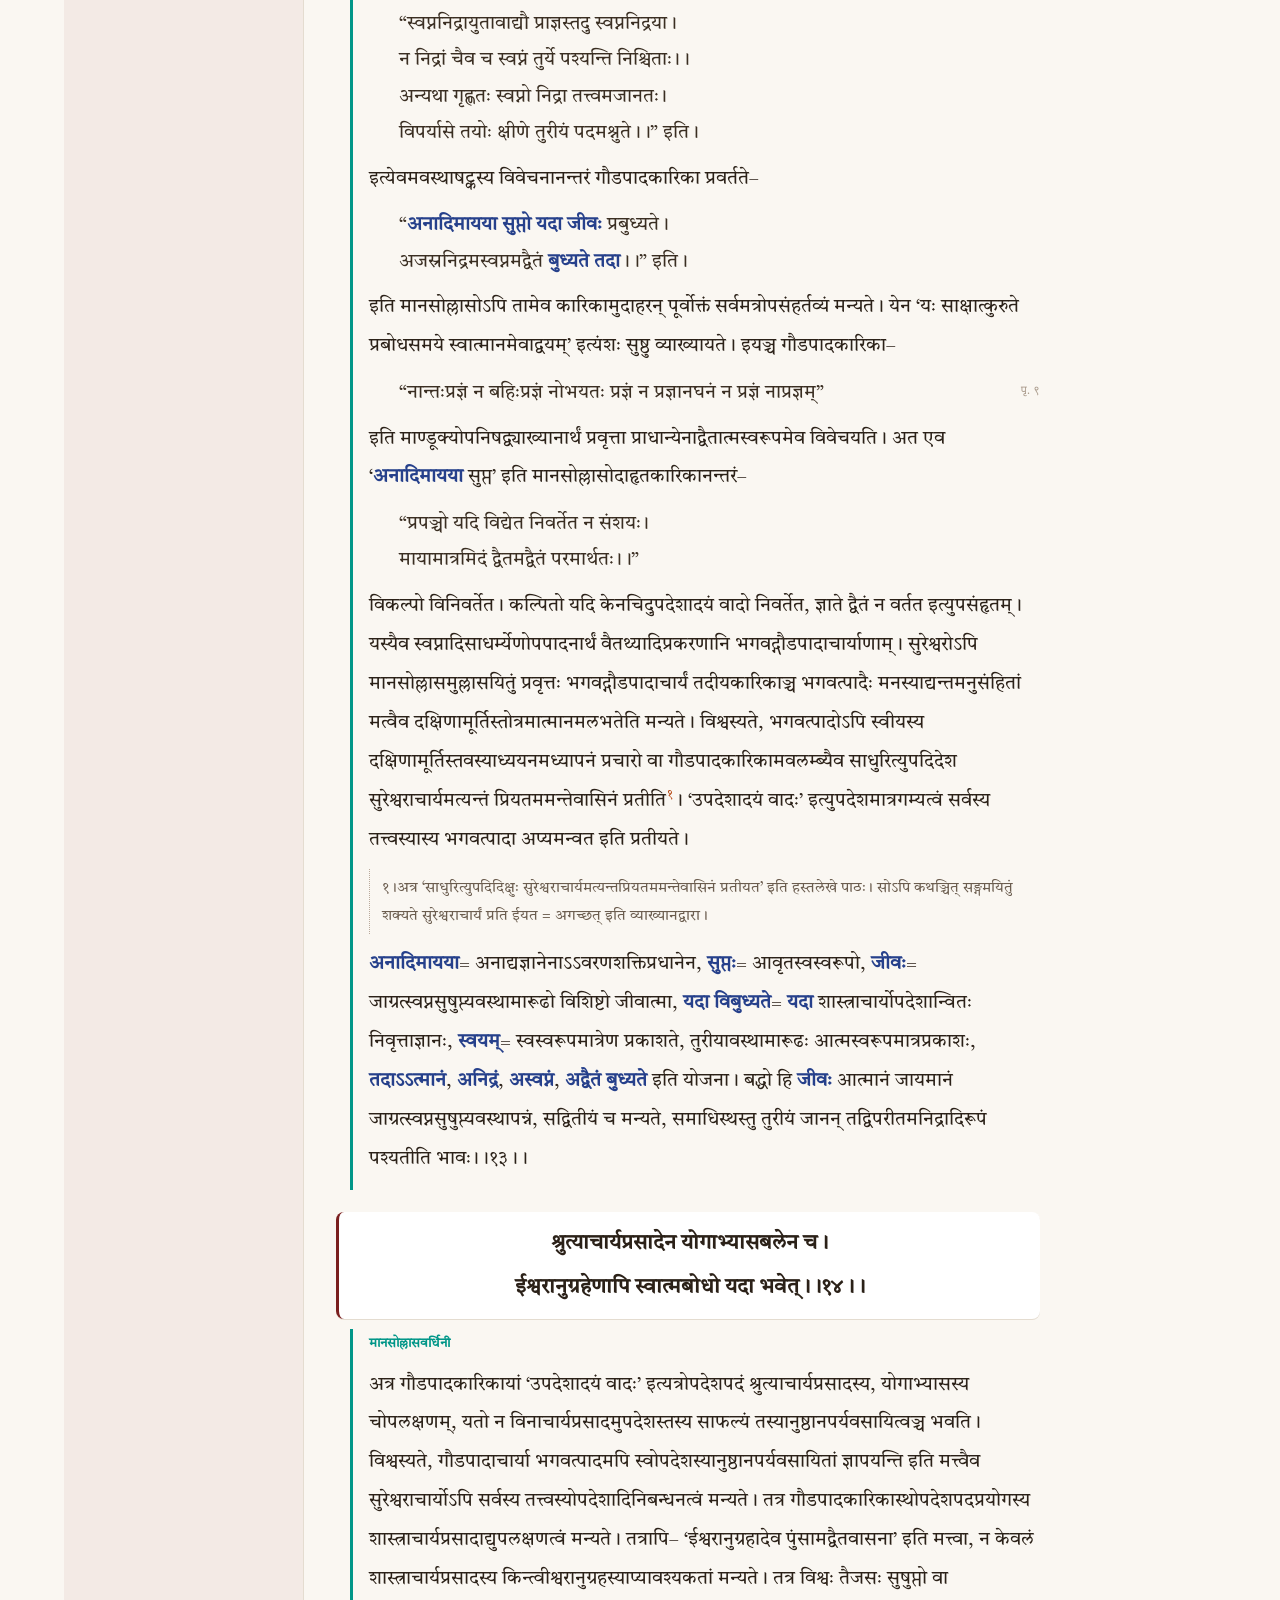
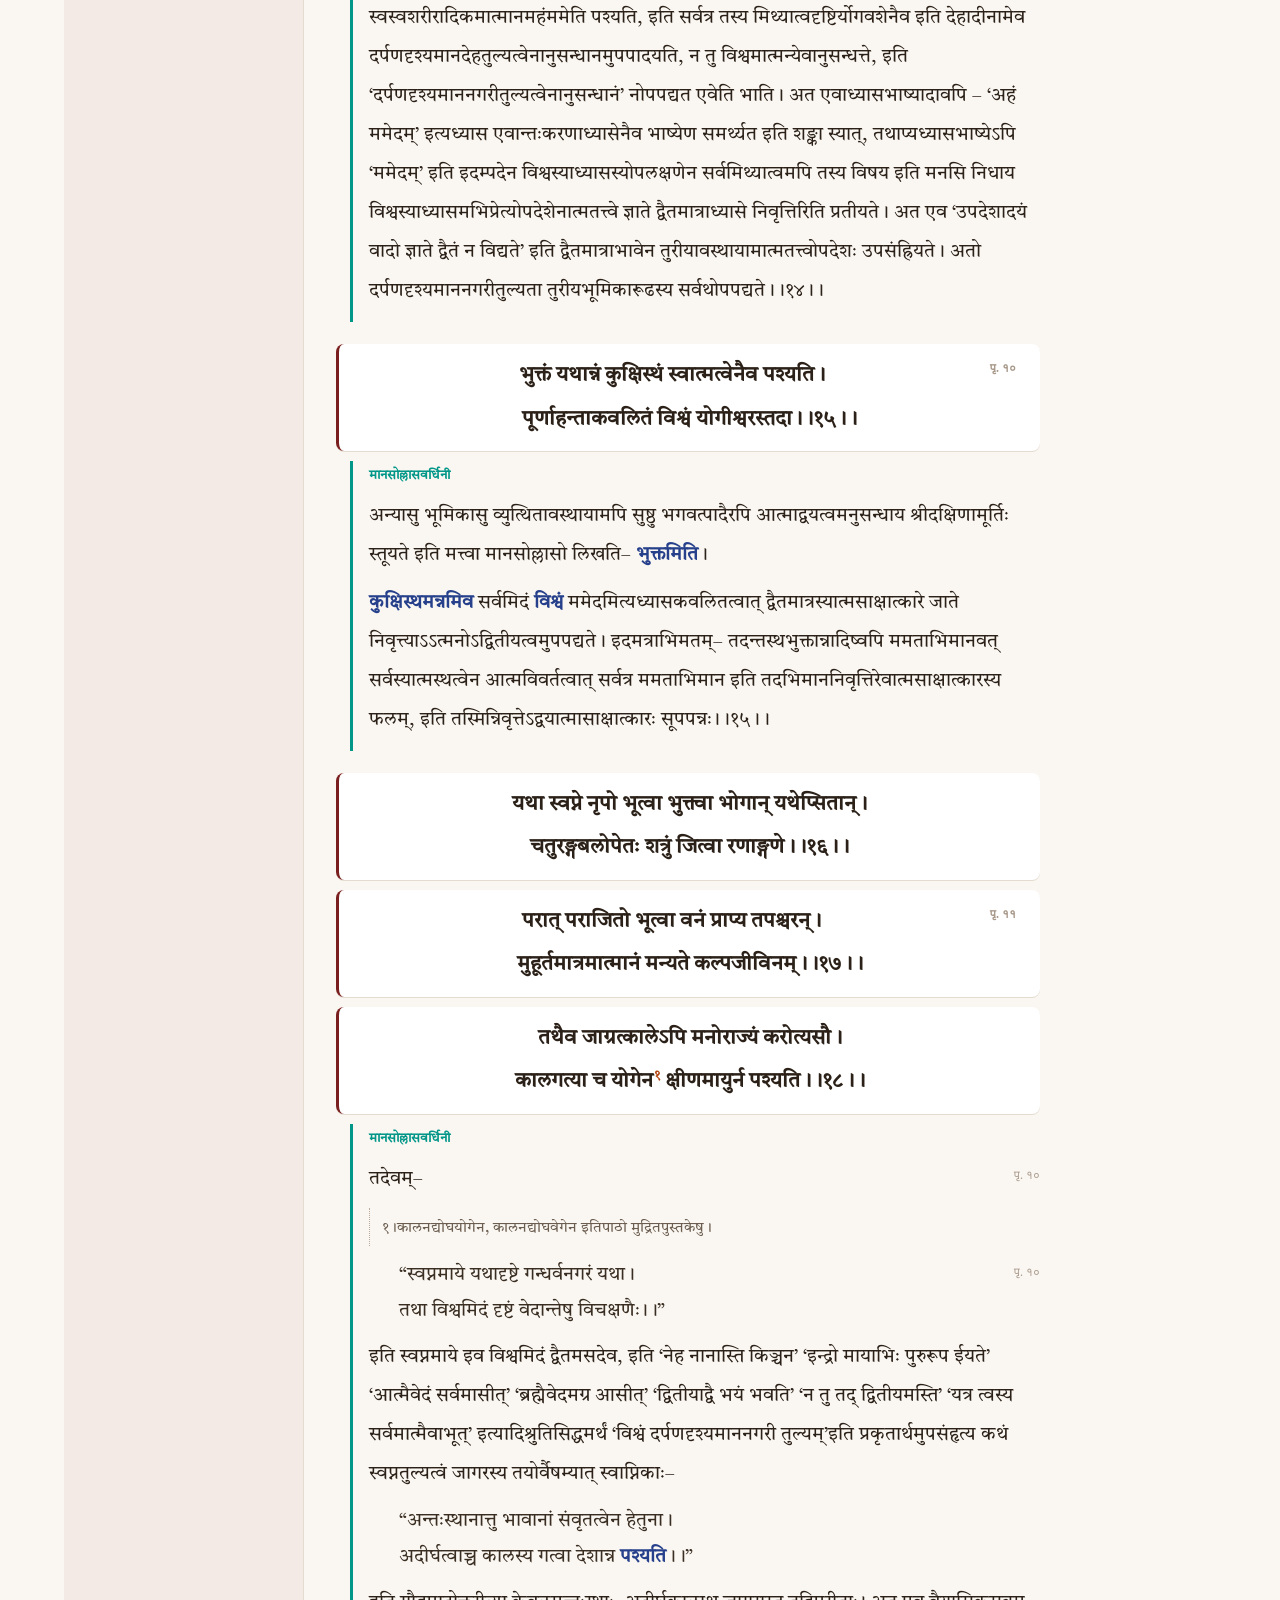
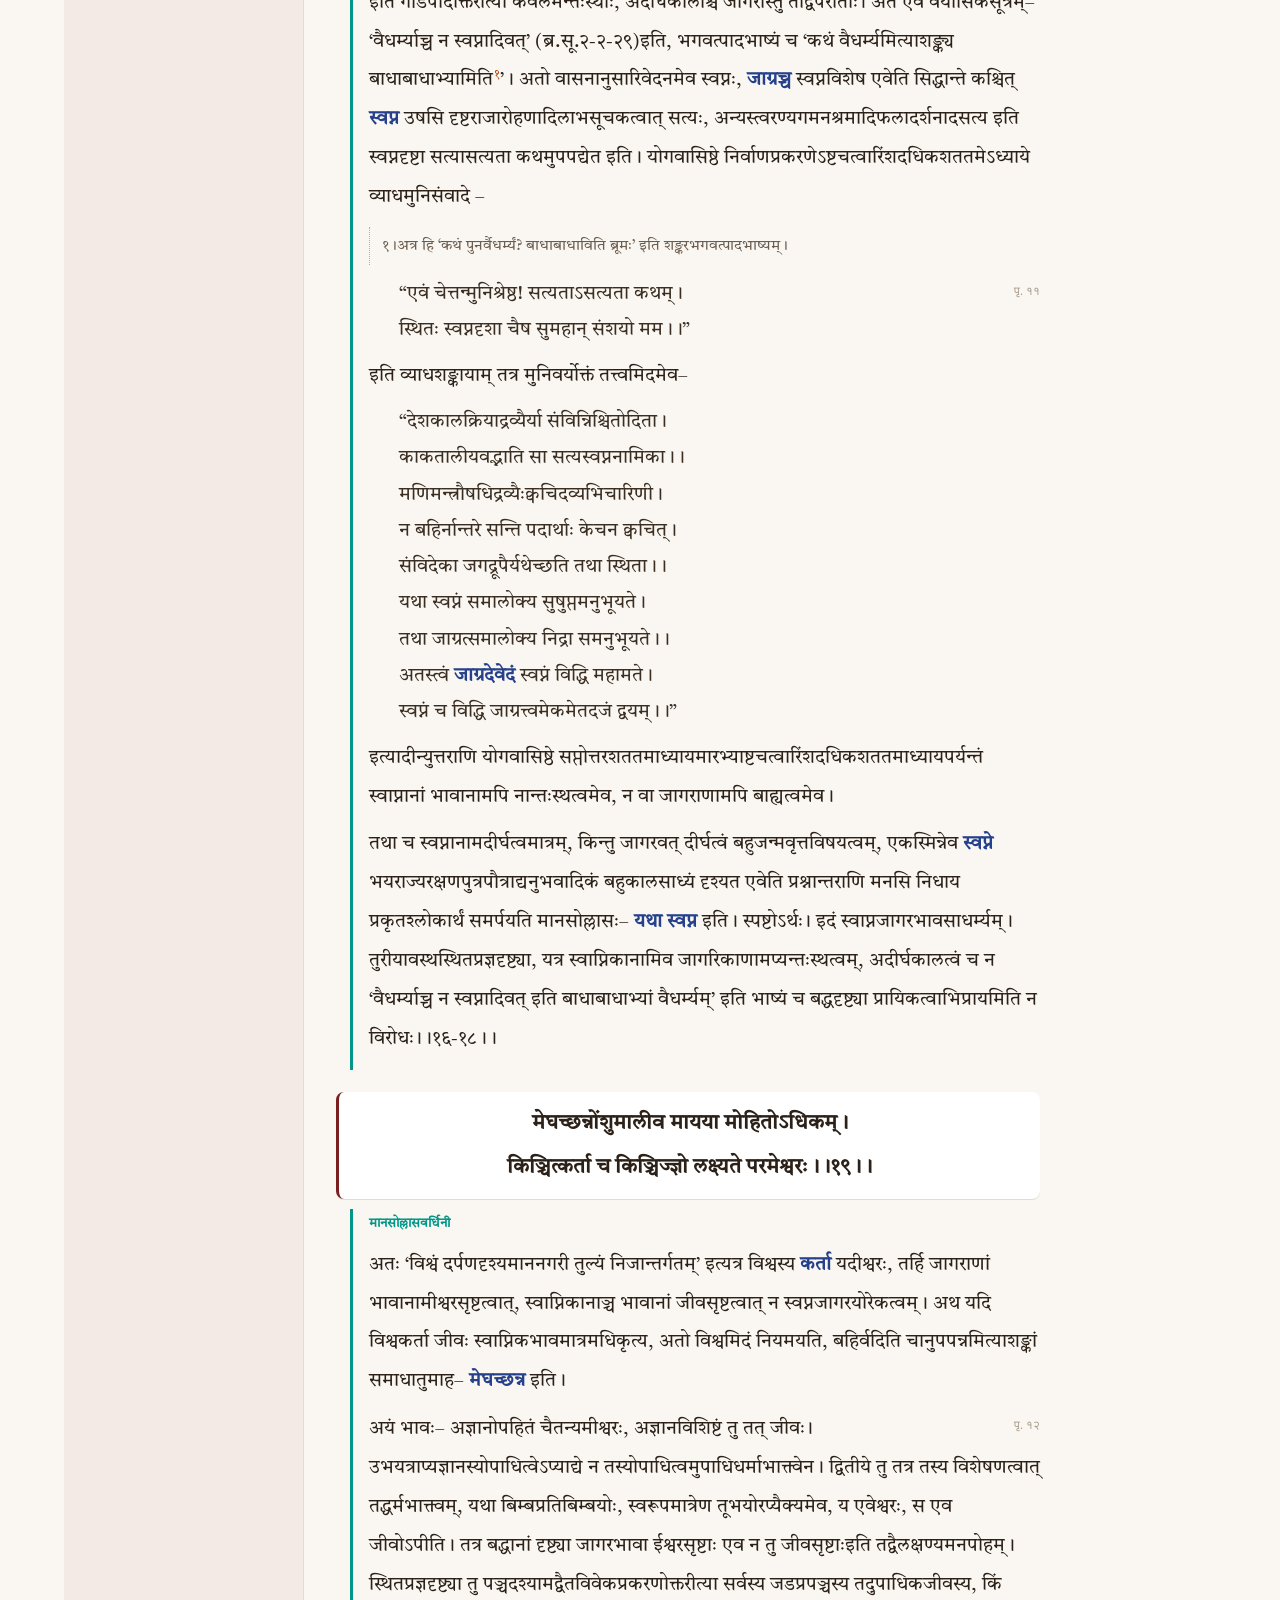
<file: manasollasa/index.html>
<!doctype html>
<html lang="sa">
<head>
<meta charset="utf-8"><meta name="viewport" content="width=device-width,initial-scale=1">
<meta name="robots" content="noindex,nofollow,noarchive,nosnippet">
<meta name="description" content="श्रीदक्षिणामूर्तिस्तोत्रम्, सुरेश्वराचार्यविरचितः मानसोल्लासः, अनन्तकृष्णशास्त्रिविरचिता मानसोल्लासवर्धिनी टीका च; पदच्छेदेन सह।">
<title>मानसोल्लासः</title>
<link rel="icon" type="image/svg+xml" href="../favicon.svg">
<link rel="stylesheet" href="mns.css?v=1">
<script src="vendor/sanscript-1.3.3.js" defer></script>
<script src="mns.js?v=1" defer></script>
</head>
<body>
<a class="skip" href="#reading">पाठं प्रति गच्छतु</a>
<header class="topbar"><div class="topbar-inner">
<button id="menu" class="icon menu-button" aria-label="अनुक्रमणिका" aria-controls="sidebar" aria-expanded="false">☰</button>
<a href="../" class="archive-back">← वेदान्तव्याख्यादीपिका</a><span class="page-name">मानसोल्लासः</span>
<div class="tools" aria-label="पठनविकल्पाः">
<button id="pada-toggle" class="reader-toggle" aria-pressed="false" title="सन्धिपाठः / पदच्छेदः">पदच्छेदः</button>
<select id="script" aria-label="लिपिः" data-no-transliterate><option value="devanagari">देवनागरी</option><option value="iast" lang="en">IAST</option><option value="kannada" lang="kn">ಕನ್ನಡ</option><option value="telugu" lang="te">తెలుగు</option><option value="tamil" lang="ta">தமிழ்</option><option value="malayalam" lang="ml">മലയാളം</option></select>
<button id="size-down" class="icon" aria-label="अक्षराणि लघूनि क्रियन्ताम्" lang="en" data-no-transliterate>A−</button><button id="size-up" class="icon" aria-label="अक्षराणि वर्धन्ताम्" lang="en" data-no-transliterate>A+</button>
</div></div></header>
<div class="layout">
<aside id="sidebar" class="sidebar" aria-label="अनुक्रमणिका"><div class="side-inner">
<p class="side-title">श्रीदक्षिणामूर्तिस्तोत्रम् · मानसोल्लासः · मानसोल्लासवर्धिनी</p>
<nav id="unit-list" class="unit-list" aria-label="उल्लासाः"></nav>
<div class="side-credits">
<p class="legend"><span class="lg lg-st"></span>श्रीदक्षिणामूर्तिस्तोत्रम् (श्रीशङ्करभगवत्पादाः)<br><span class="lg lg-k"></span>मानसोल्लासः — वार्तिकम् (श्रीसुरेश्वराचार्याः)<br><span class="lg lg-t"></span>मानसोल्लासवर्धिनी — टीका (श्रीमदनन्तकृष्णशास्त्रिणः)</p>
<p>टीकायां मानसोल्लासश्लोकानां स्तोत्रस्य च पदानि (प्रतीकाः) <span class="legend-pk">एवं</span> नीलवर्णेन दर्शितानि।</p>
<p>पाठः — श्रीमत्सुरेश्वराचार्यविरचितः मानसोल्लासः, महामहोपाध्याय-श्रीमदनन्तकृष्णशास्त्रिकृता मानसोल्लासवर्धिनी; सम्पादकः डॉ. सच्चिदानन्दमिश्रः; श्रीदक्षिणामूर्तिमठ-प्रकाशनम्, वाराणसी, २००८ (श्रीदक्षिणामूर्तिसंस्कृतग्रन्थमाला ५२)। विषयशीर्षकाणि पादटिप्पण्यश्च सम्पादकस्य। मुद्रितग्रन्थात् यथावत् लिखितम्; स्पष्टाः मुद्रणदोषाः शोधिताः, <span class="slip" data-pr="">एवं</span> चिह्नितेषु स्थलेषु मुद्रितपाठः दर्श्यते।</p>
<p>स्तोत्रपाठः <a href="https://advaitasharada.sringeri.net/read/sridaksinamurtistotram/1/">अद्वैतशारदया</a> संवादितः।</p>
<p>पदच्छेदः — श्लोकेषु हस्तेन; टीकायां यन्त्रेण कृतः, अष्टाध्याय्याः सन्धिसूत्रैः परीक्षितः। यत्र सन्देहः, तत् <span class="m-key">एवं</span> चिह्नितम्।</p>
</div>
</div></aside>
<main id="reading" tabindex="-1">
<nav class="vy-chips" id="chips" aria-label="विकल्पाः"></nav>
<div id="status" role="status"><p>पाठः आनीयते…</p></div>
<div id="content"></div>
</main>
</div>
<noscript><p>अस्य पृष्ठस्य पठनाय JavaScript आवश्यकम्।</p></noscript>
</body>
</html>
</file>
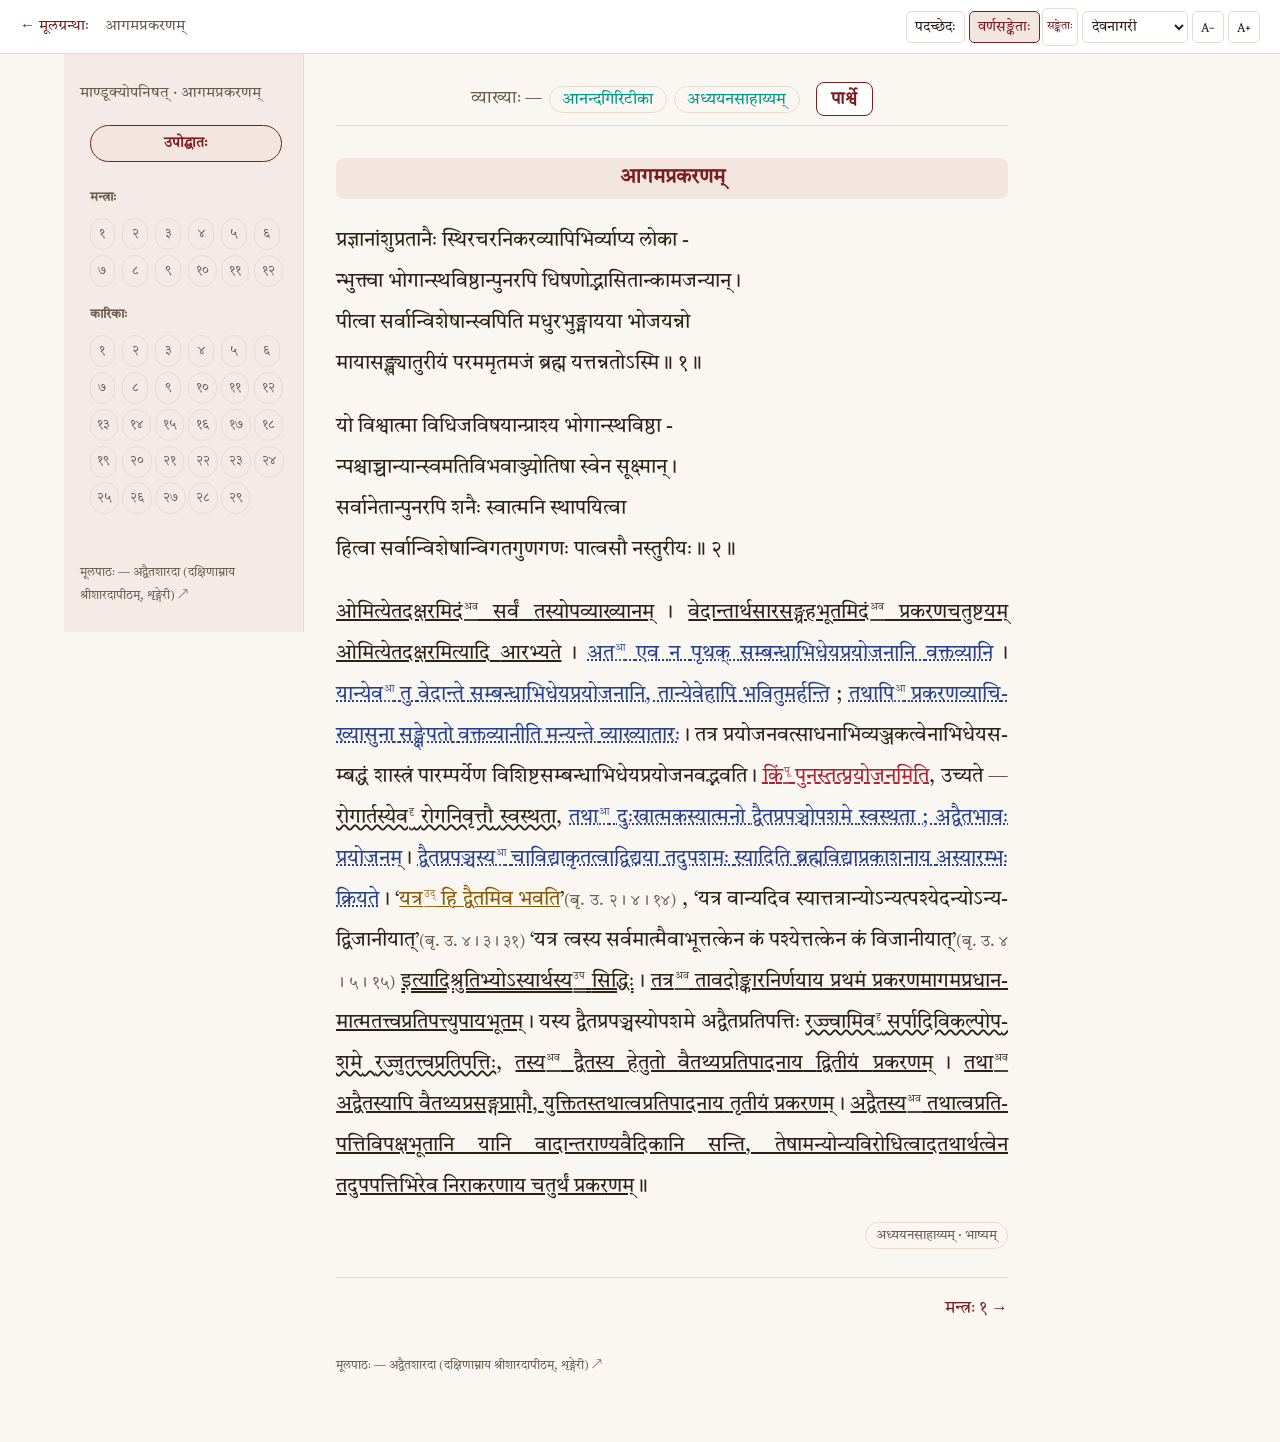
<file: mandukya-1/index.html>
<!doctype html>
<html lang="sa">
<head>
<meta charset="utf-8"><meta name="viewport" content="width=device-width,initial-scale=1">
<meta name="robots" content="noindex,nofollow,noarchive,nosnippet">
<meta name="description" content="माण्डूक्योपनिषदः गौडपादीयकारिकाणाम् च मूलपाठः, शाङ्करभाष्यम्, सरलसंस्कृताध्ययनसाहाय्यं च — आगमप्रकरणम्।">
<title>माण्डूक्यकारिकाभाष्याध्ययनम् — आगमप्रकरणम्</title><link rel="icon" type="image/svg+xml" href="../favicon.svg">
<link rel="stylesheet" href="style.css"><link rel="stylesheet" href="reader.css"><link rel="stylesheet" href="maitreyi.css">
<script src="vendor/sanscript-1.3.3.js" defer></script><script src="script-display.js" defer></script><script src="stored-source.js" defer></script><script src="live-source.js" defer></script><script src="unit-reader.js" defer></script><script src="maitreyi-reader.js" defer></script>
<link rel="stylesheet" href="maitreyi-commentaries.css"><script src="maitreyi-commentaries.js" defer></script></head>
<body class="maitreyi paged-reading" data-scope="1" data-unit-prefix="MK" data-heading="MK_C01" data-colophon="MK_C01_E001" data-main-page="mandukya-karika-bhashya/1/" data-study-transliterate>
<a class="skip" href="#reading">पाठं प्रति गच्छतु</a>
<header class="topbar"><div class="topbar-inner">
<button id="menu" class="icon menu-button" aria-label="अनुक्रमणिका" aria-controls="sidebar" aria-expanded="false">☰</button>
<a href="../" class="archive-back">← मूलग्रन्थाः</a><span class="page-name">आगमप्रकरणम्</span>
<div class="tools" aria-label="पठनविकल्पाः">
<button id="padaccheda-toggle" aria-pressed="false" disabled>पदच्छेदः</button>
<div class="color-control"><button id="color-toggle" aria-pressed="true" aria-describedby="color-key">वर्णसङ्केताः</button><details id="color-legend"><summary class="legend-button" title="वर्णानाम् अर्थः"><span class="legend-swatch" aria-hidden="true"></span>सङ्केताः</summary><div id="color-key" role="note"></div></details></div>
<select id="script" aria-label="लिपिः" data-no-transliterate><option value="devanagari">देवनागरी</option><option value="iast" lang="en">IAST</option><option value="kannada" lang="kn">ಕನ್ನಡ</option><option value="telugu" lang="te">తెలుగు</option><option value="tamil" lang="ta">தமிழ்</option><option value="malayalam" lang="ml">മലയാളം</option></select>
<button id="size-down" aria-label="अक्षराणि लघूनि क्रियन्ताम्" lang="en" data-no-transliterate>A−</button><button id="size-up" aria-label="अक्षराणि वर्धन्ताम्" lang="en" data-no-transliterate>A+</button>
</div></div></header>
<div class="layout"><aside id="sidebar" class="sidebar" aria-label="अनुक्रमणिका"><div class="side-inner">
<p class="side-title">माण्डूक्योपनिषत् · आगमप्रकरणम्</p><nav id="lesson-list" class="lesson-list" aria-label="पाठाः"></nav>
<p class="source-credit"><a href="https://advaitasharada.sringeri.net/read/mandukya-karika-bhashya/1/#MK_C01" target="_blank" rel="noopener">मूलपाठः — अद्वैतशारदा (दक्षिणाम्नाय श्रीशारदापीठम्, शृङ्गेरी) ↗</a></p>
</div></aside>
<main id="reading" tabindex="-1"><h1 class="brahmana-heading" id="MK_C01">आगमप्रकरणम्</h1><div id="source-status" role="status"><p>अद्वैतशारदायाः पाठः आनीयते…</p></div><div id="lesson-content"></div><p class="source-credit"><a href="https://advaitasharada.sringeri.net/read/mandukya-karika-bhashya/1/#MK_C01" target="_blank" rel="noopener">मूलपाठः — अद्वैतशारदा (दक्षिणाम्नाय श्रीशारदापीठम्, शृङ्गेरी) ↗</a></p></main></div>
<section id="study-dialog" class="study-drawer" hidden role="region" aria-labelledby="study-title"><div class="drawer-heading"><h2 id="study-title">अध्ययनसाहाय्यम्</h2><button id="study-close" class="icon" aria-label="अध्ययनसाहाय्यस्य पिधानम्">✕</button></div><div id="drawer-content" class="drawer-body" data-study-transliterate></div></section>
<noscript><p class="source-credit"><a href="https://advaitasharada.sringeri.net/read/mandukya-karika-bhashya/1/#MK_C01">अद्वैतशारदायां मूलपाठः पठनीयः ↗</a></p></noscript>
</body></html>
</file>
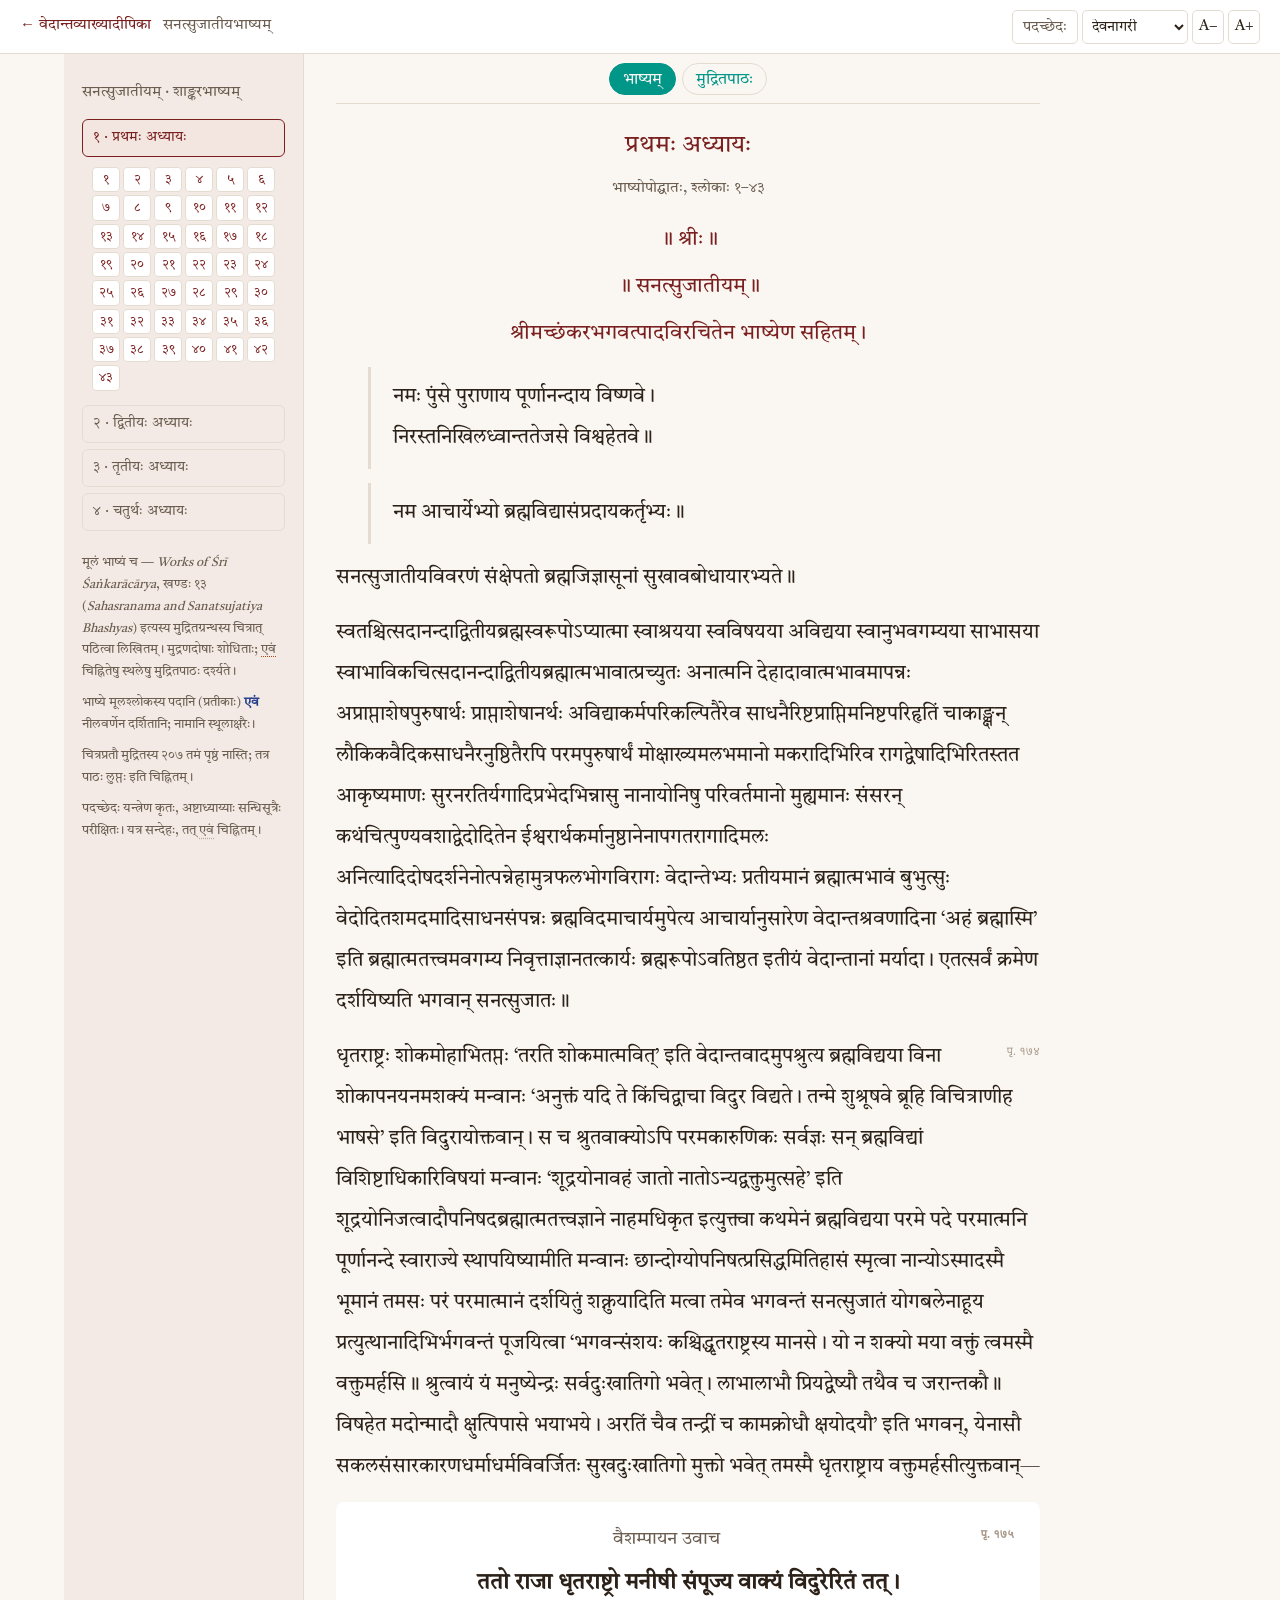
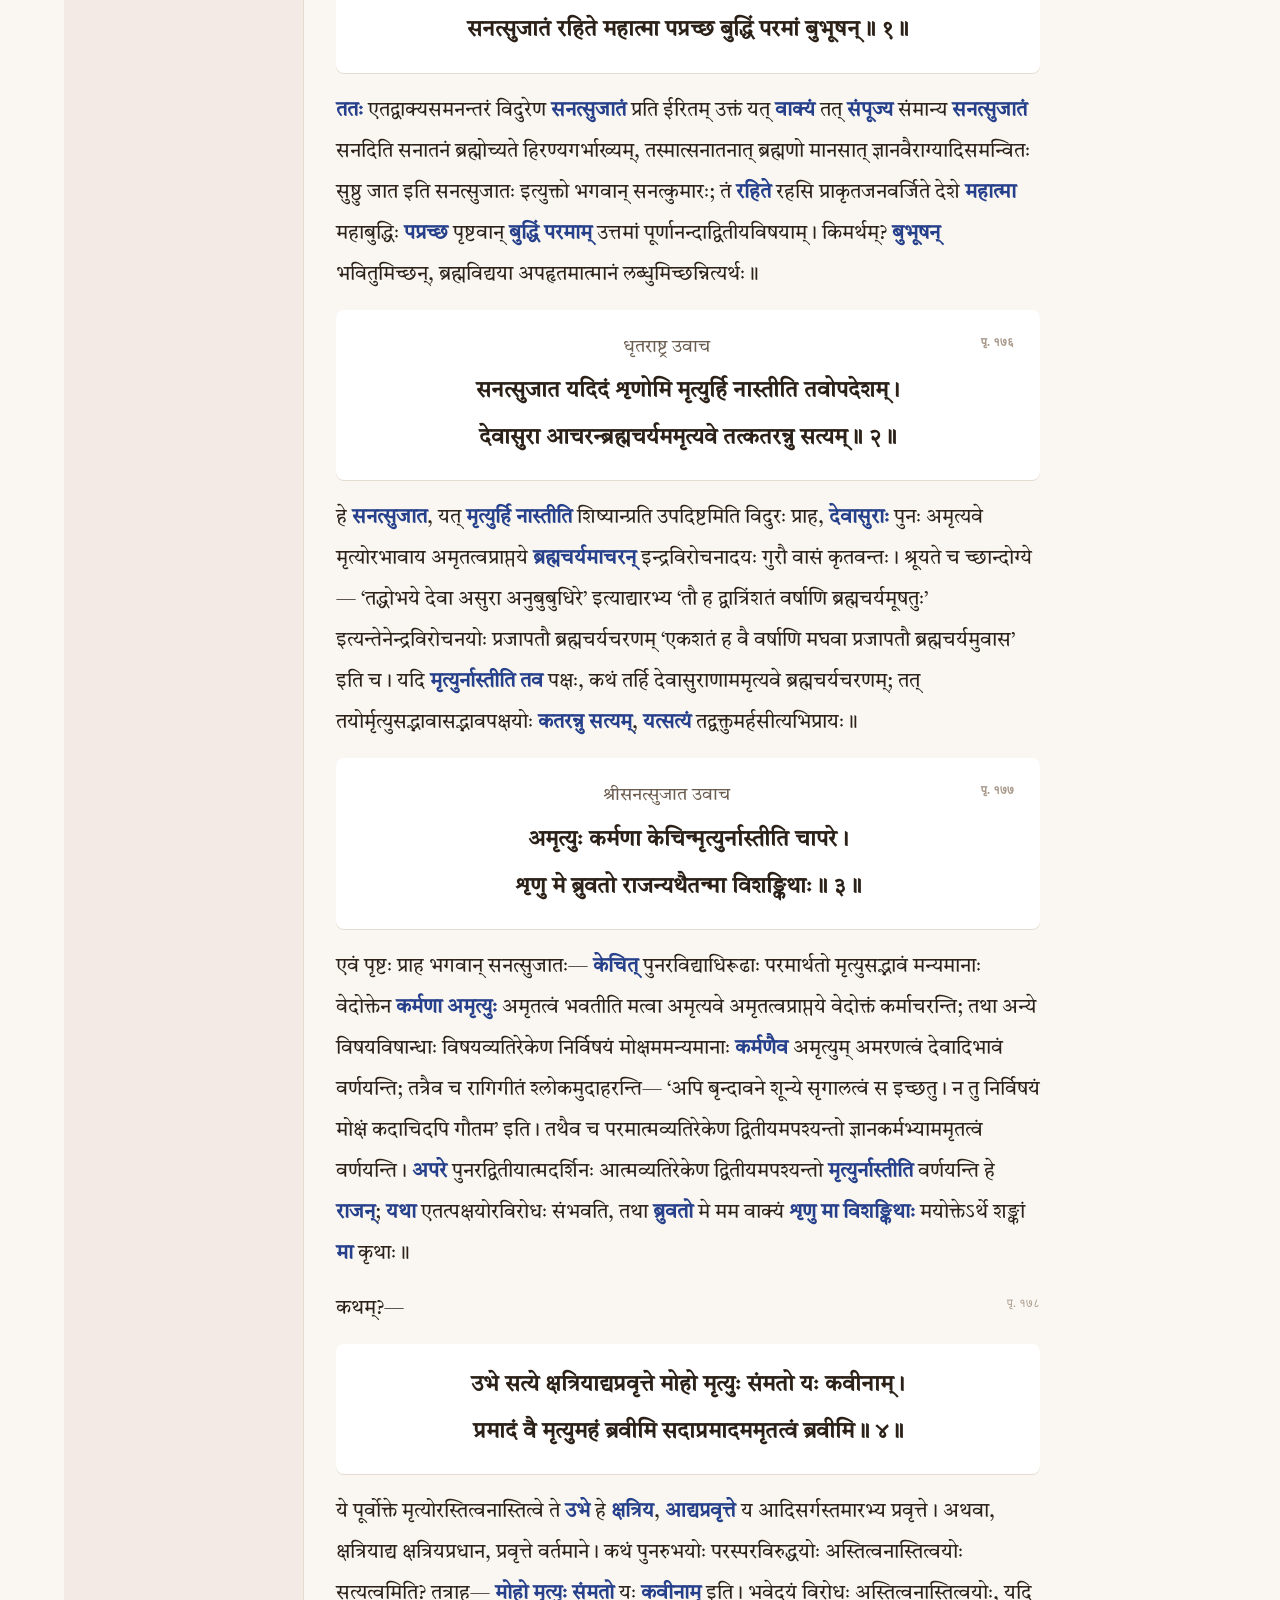
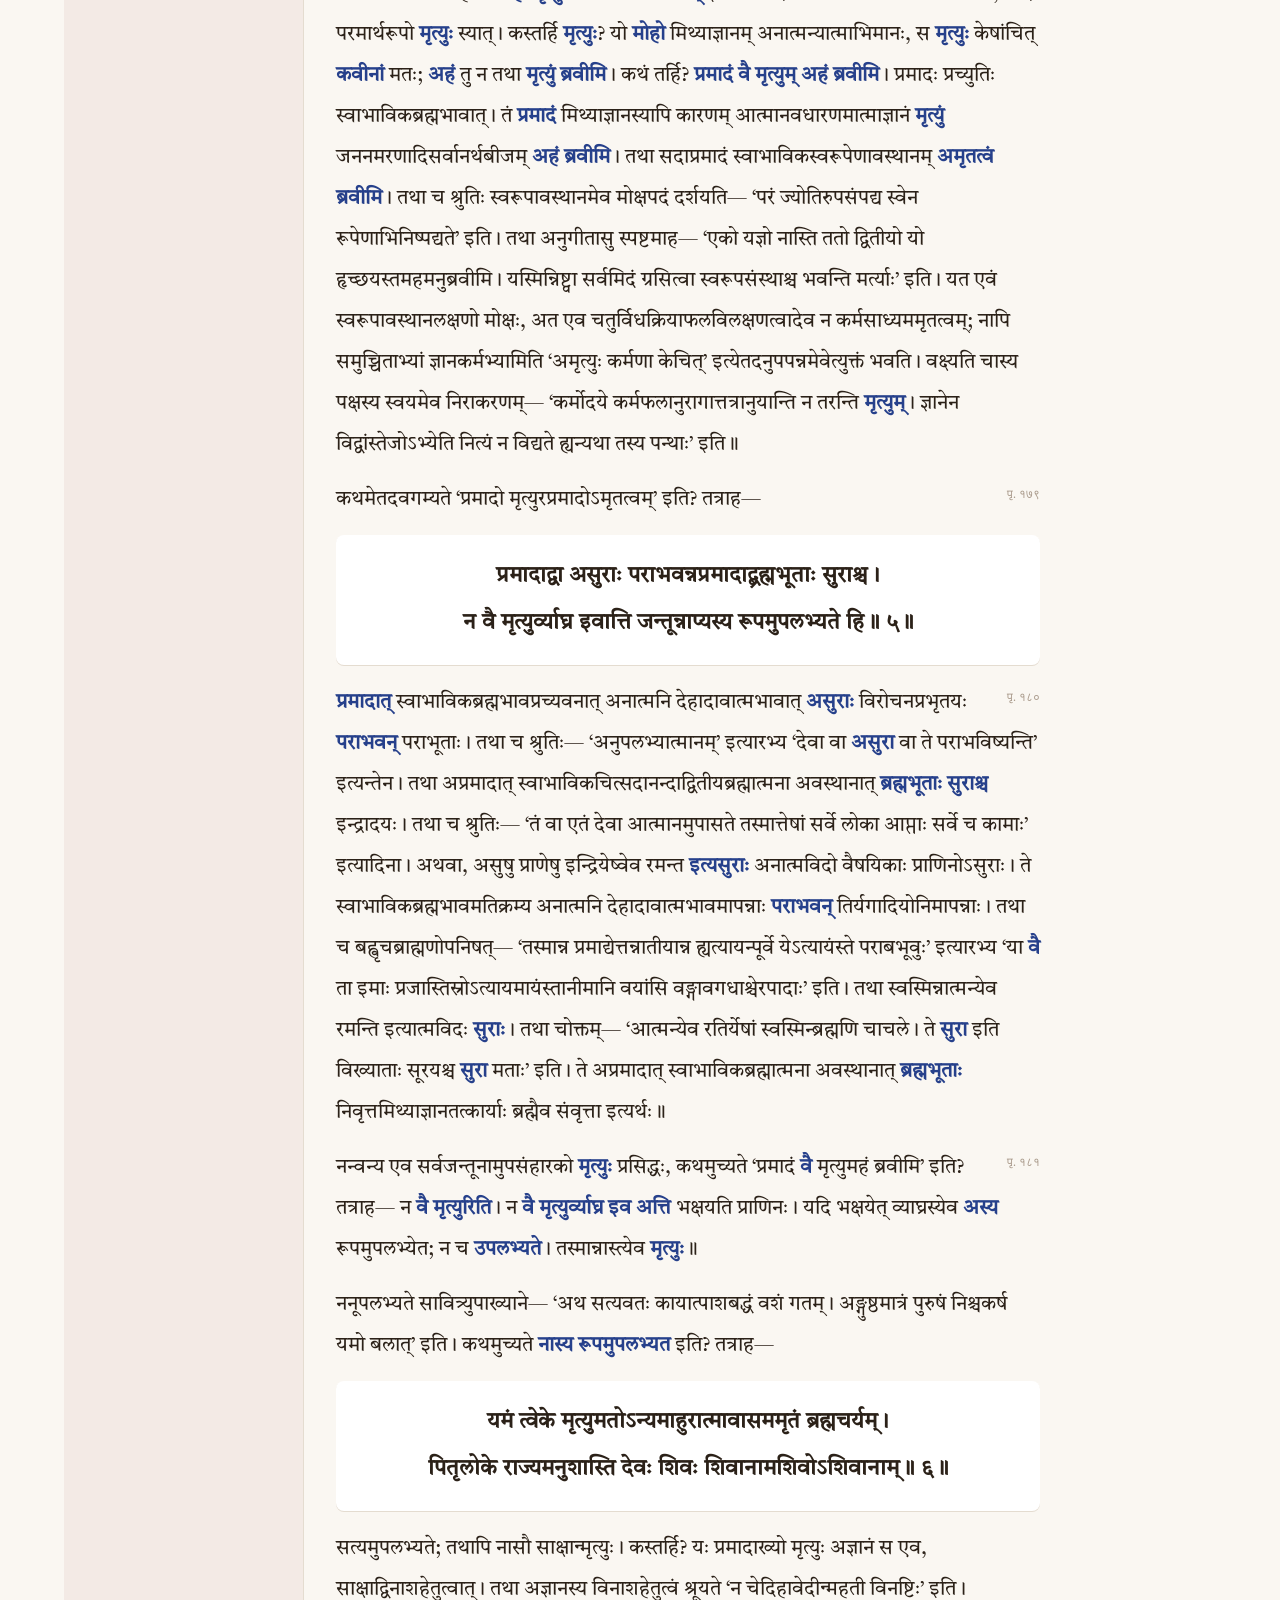
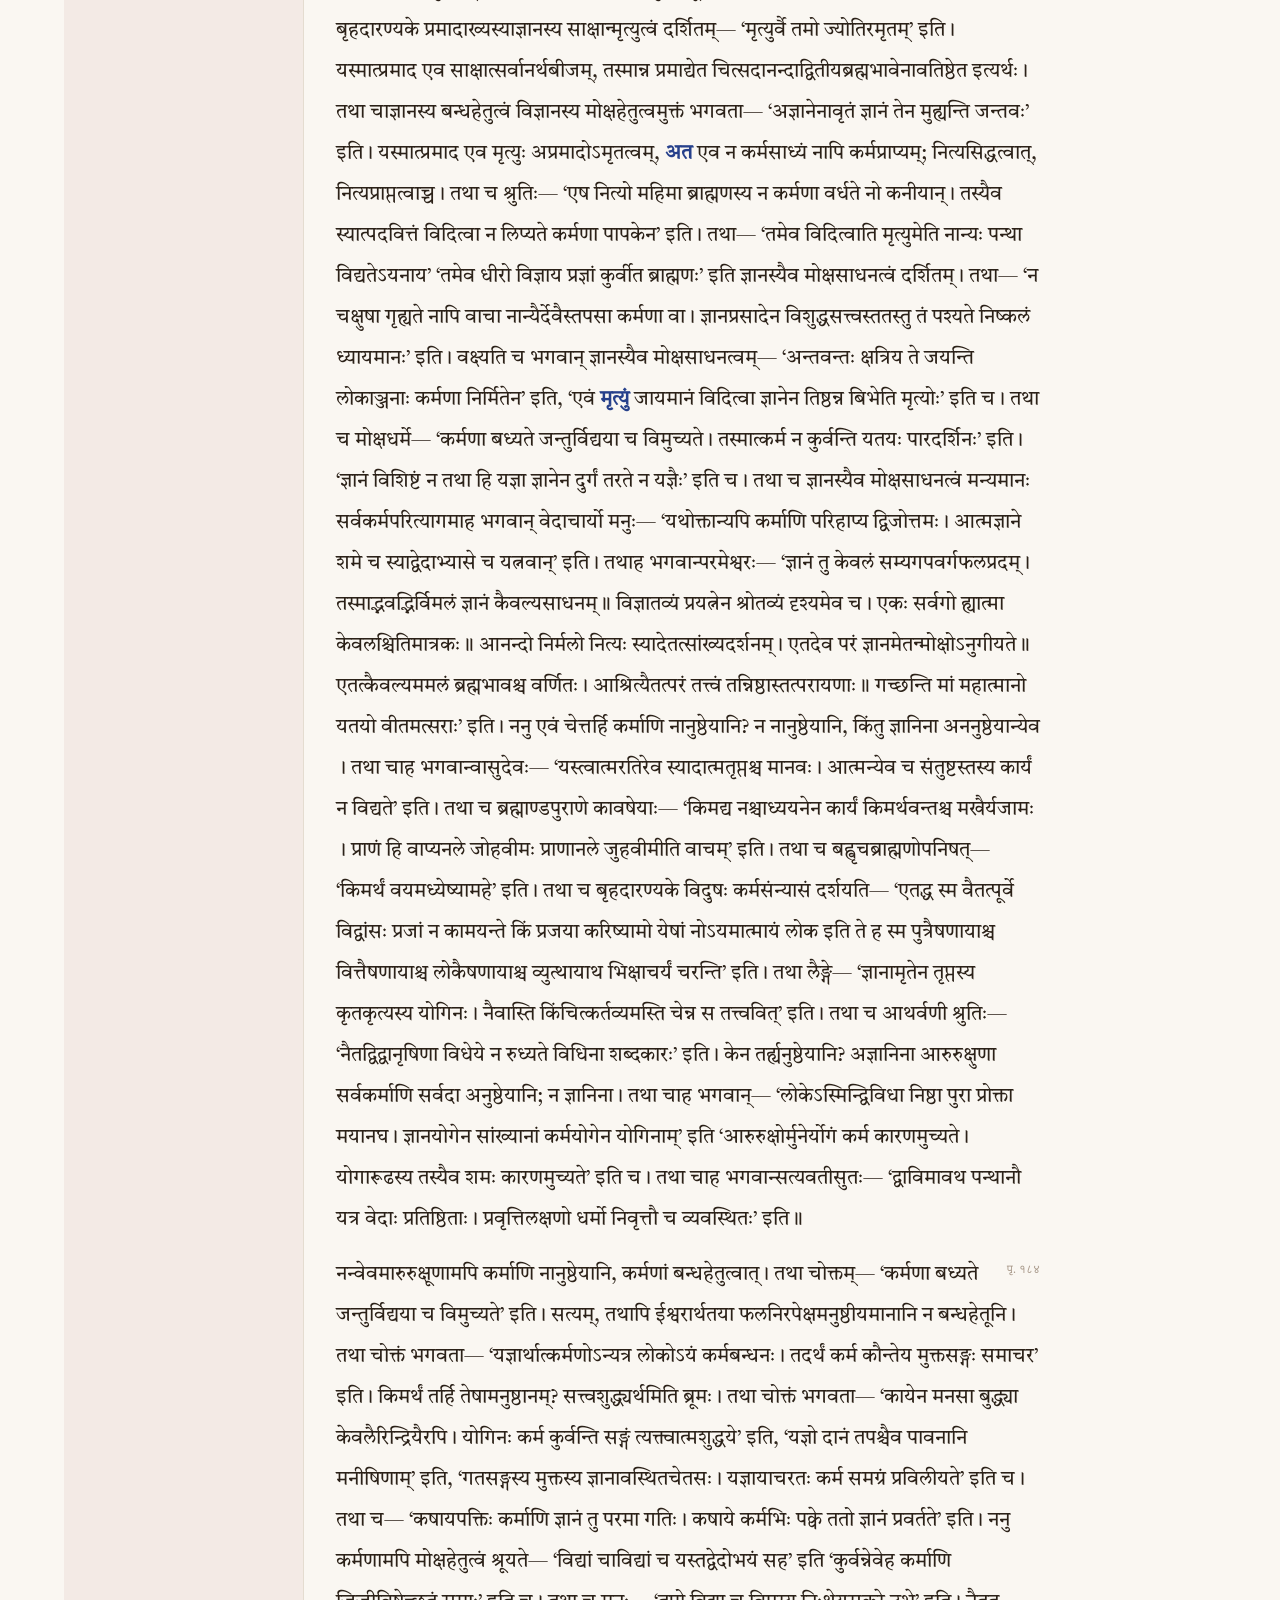
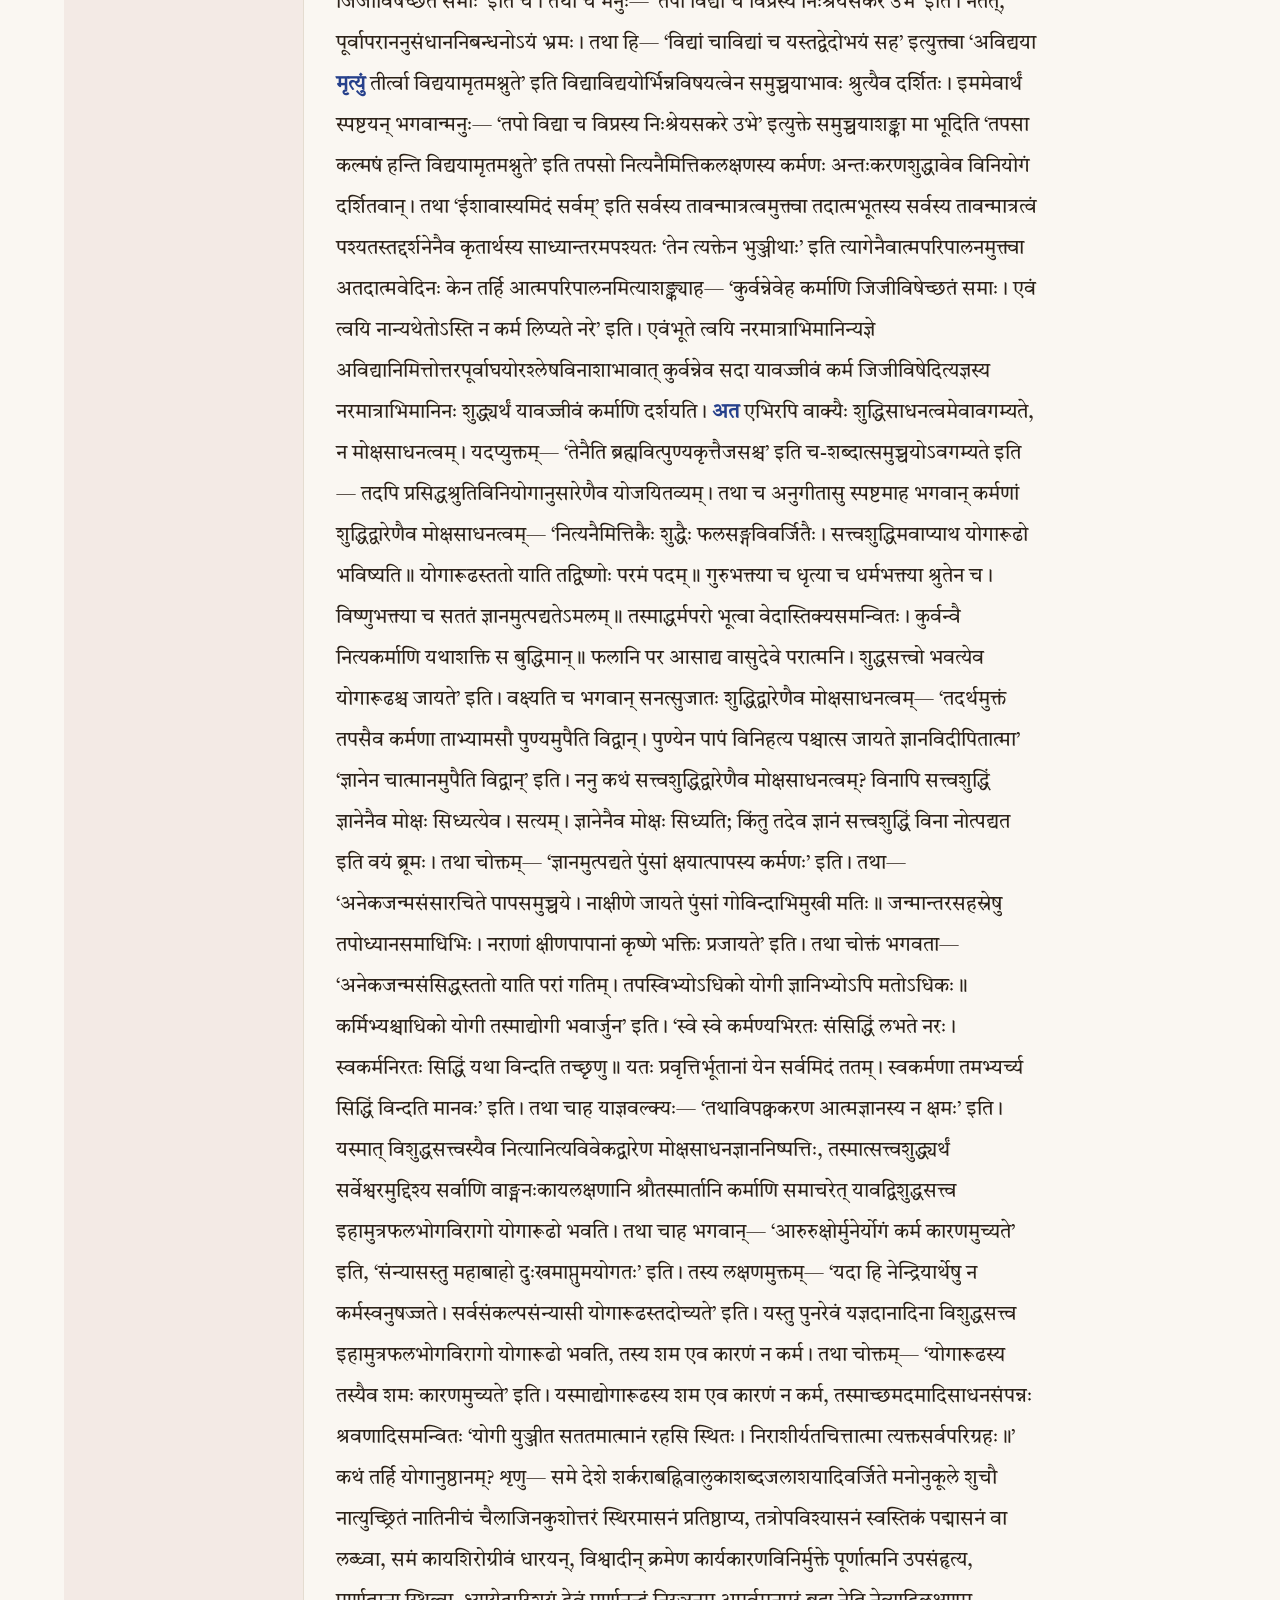
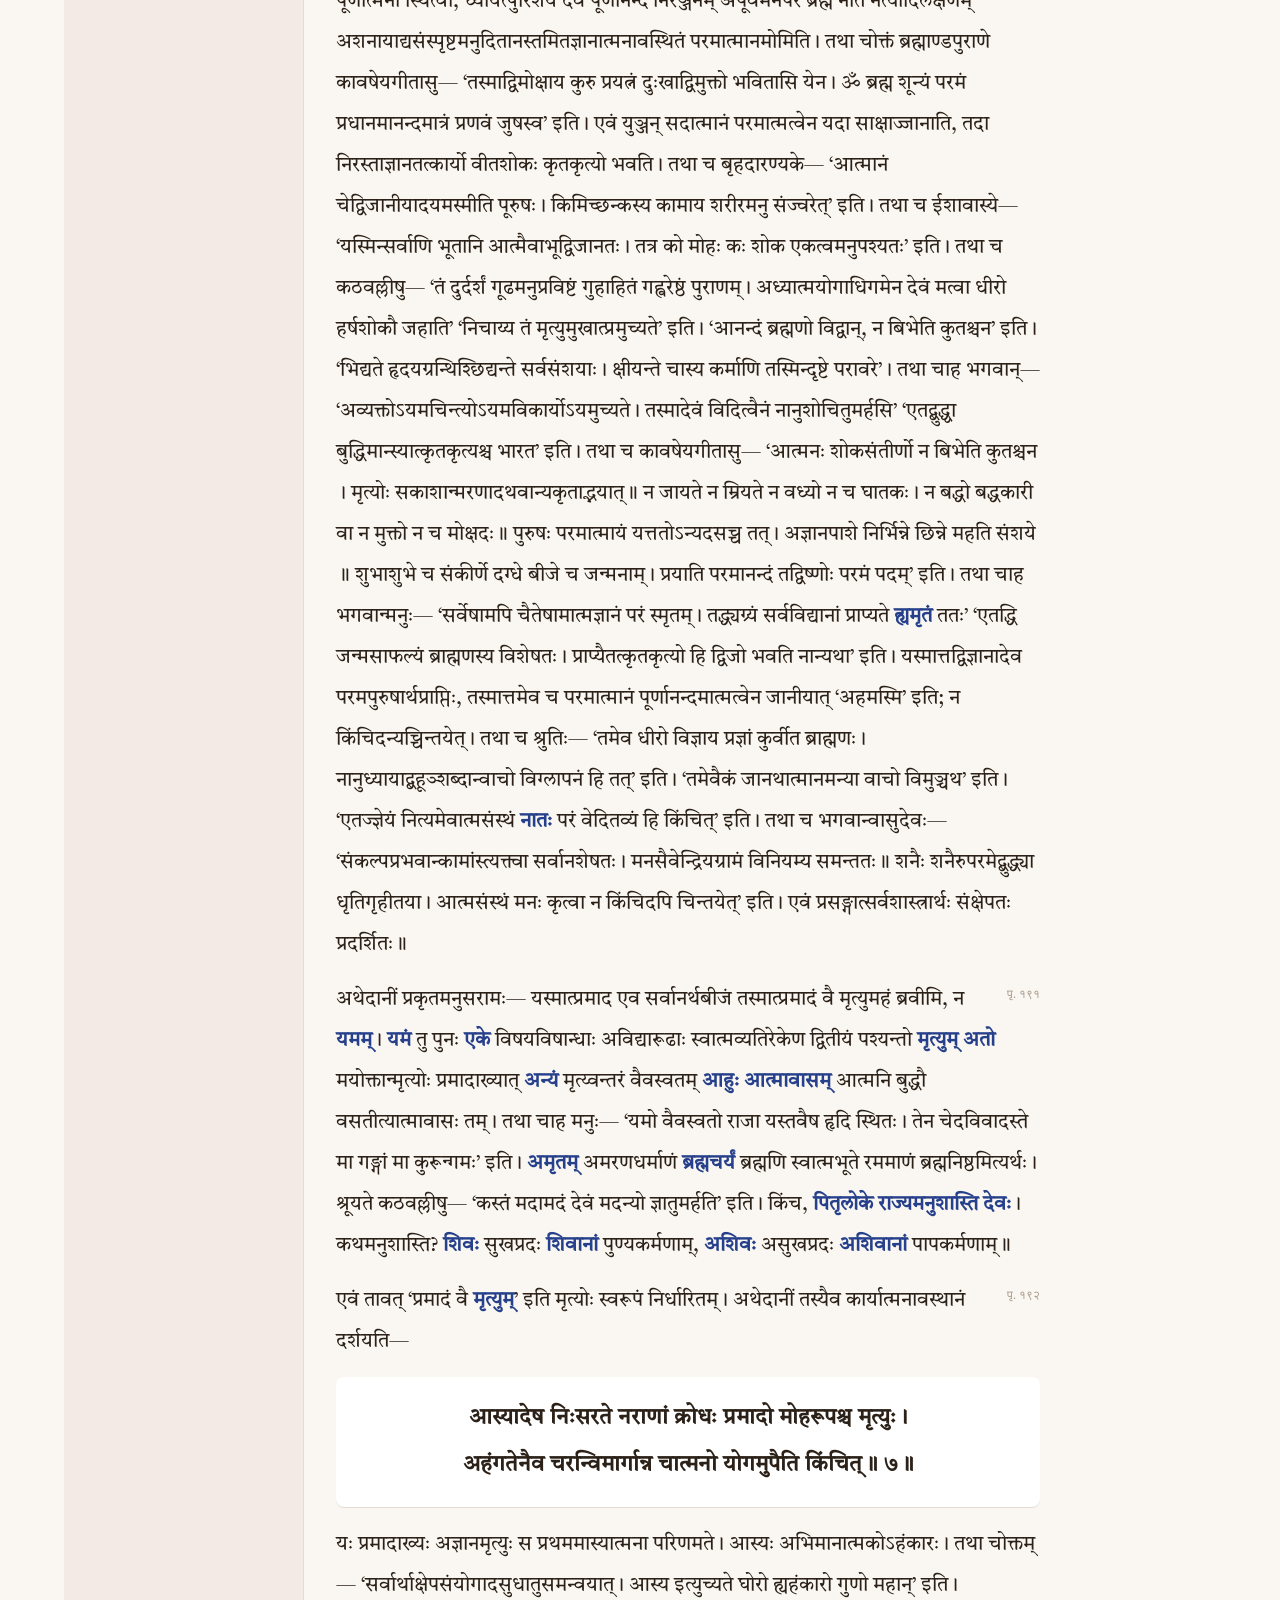
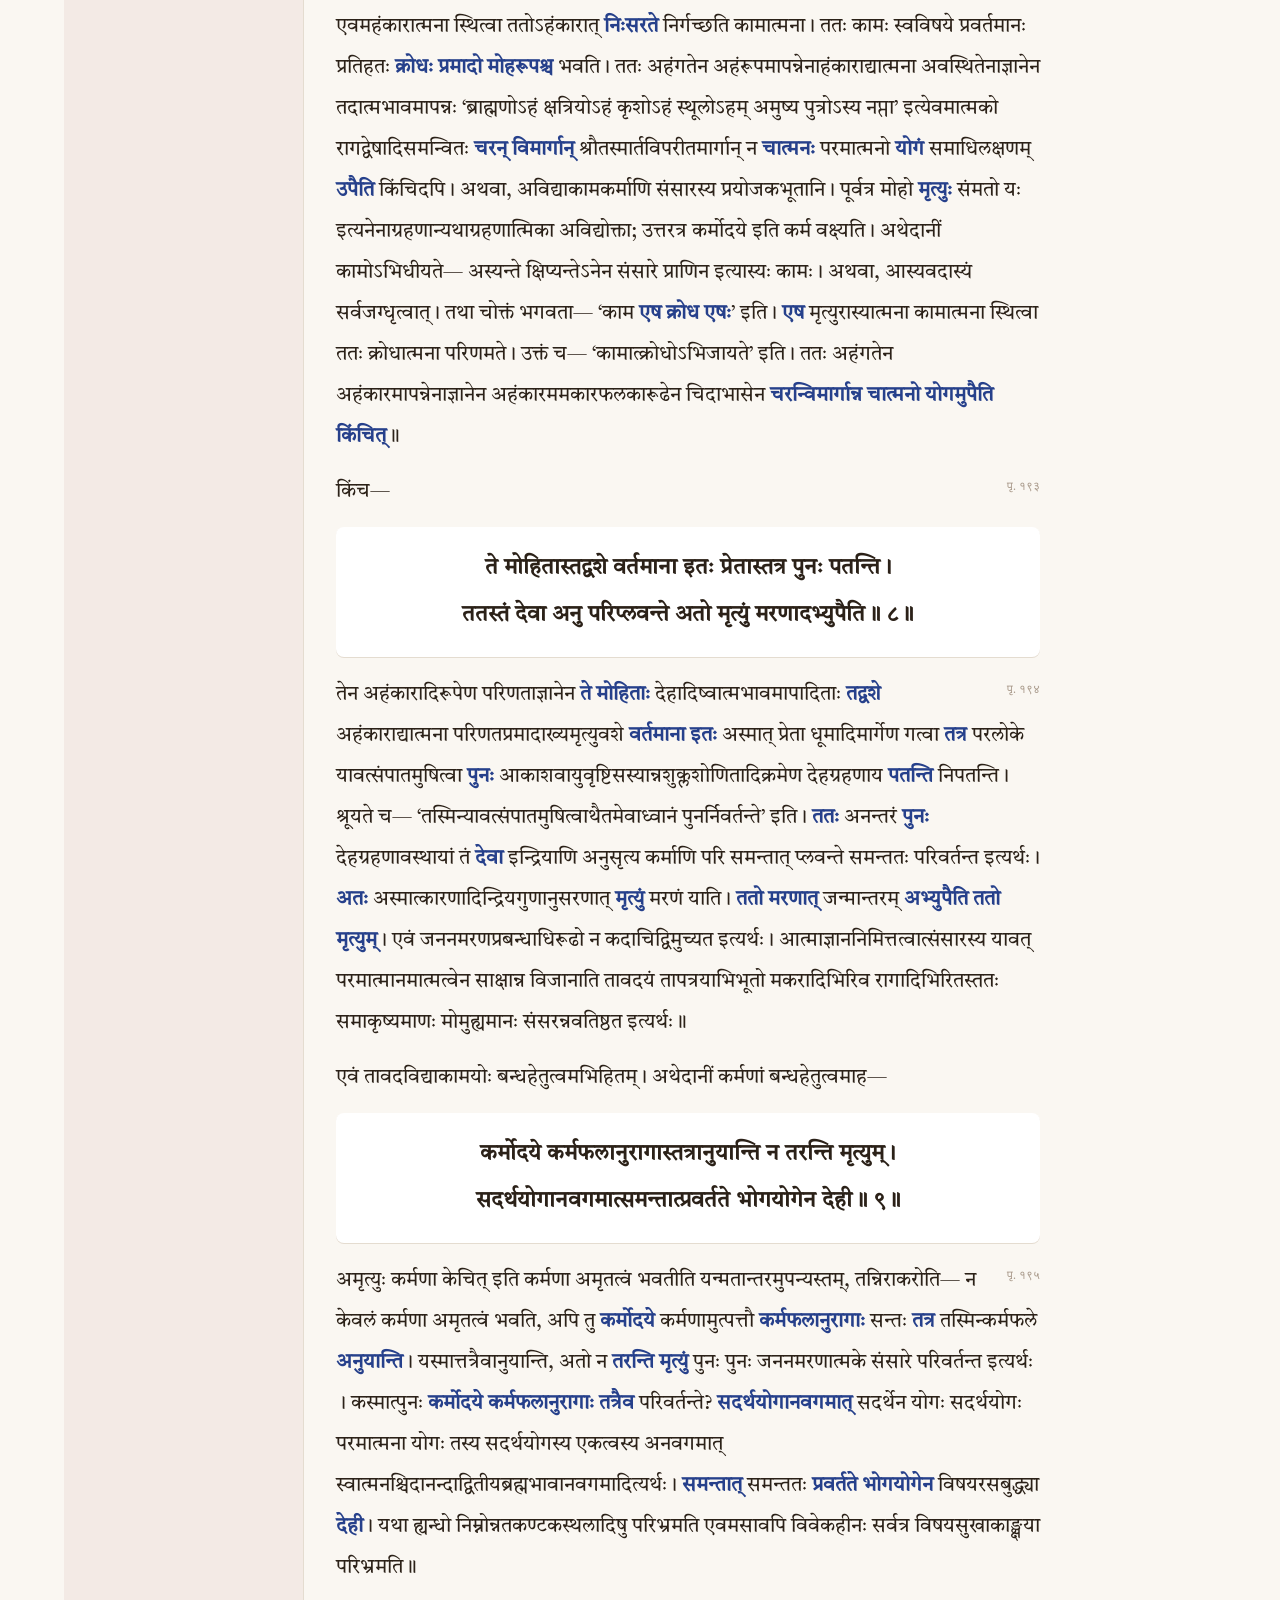
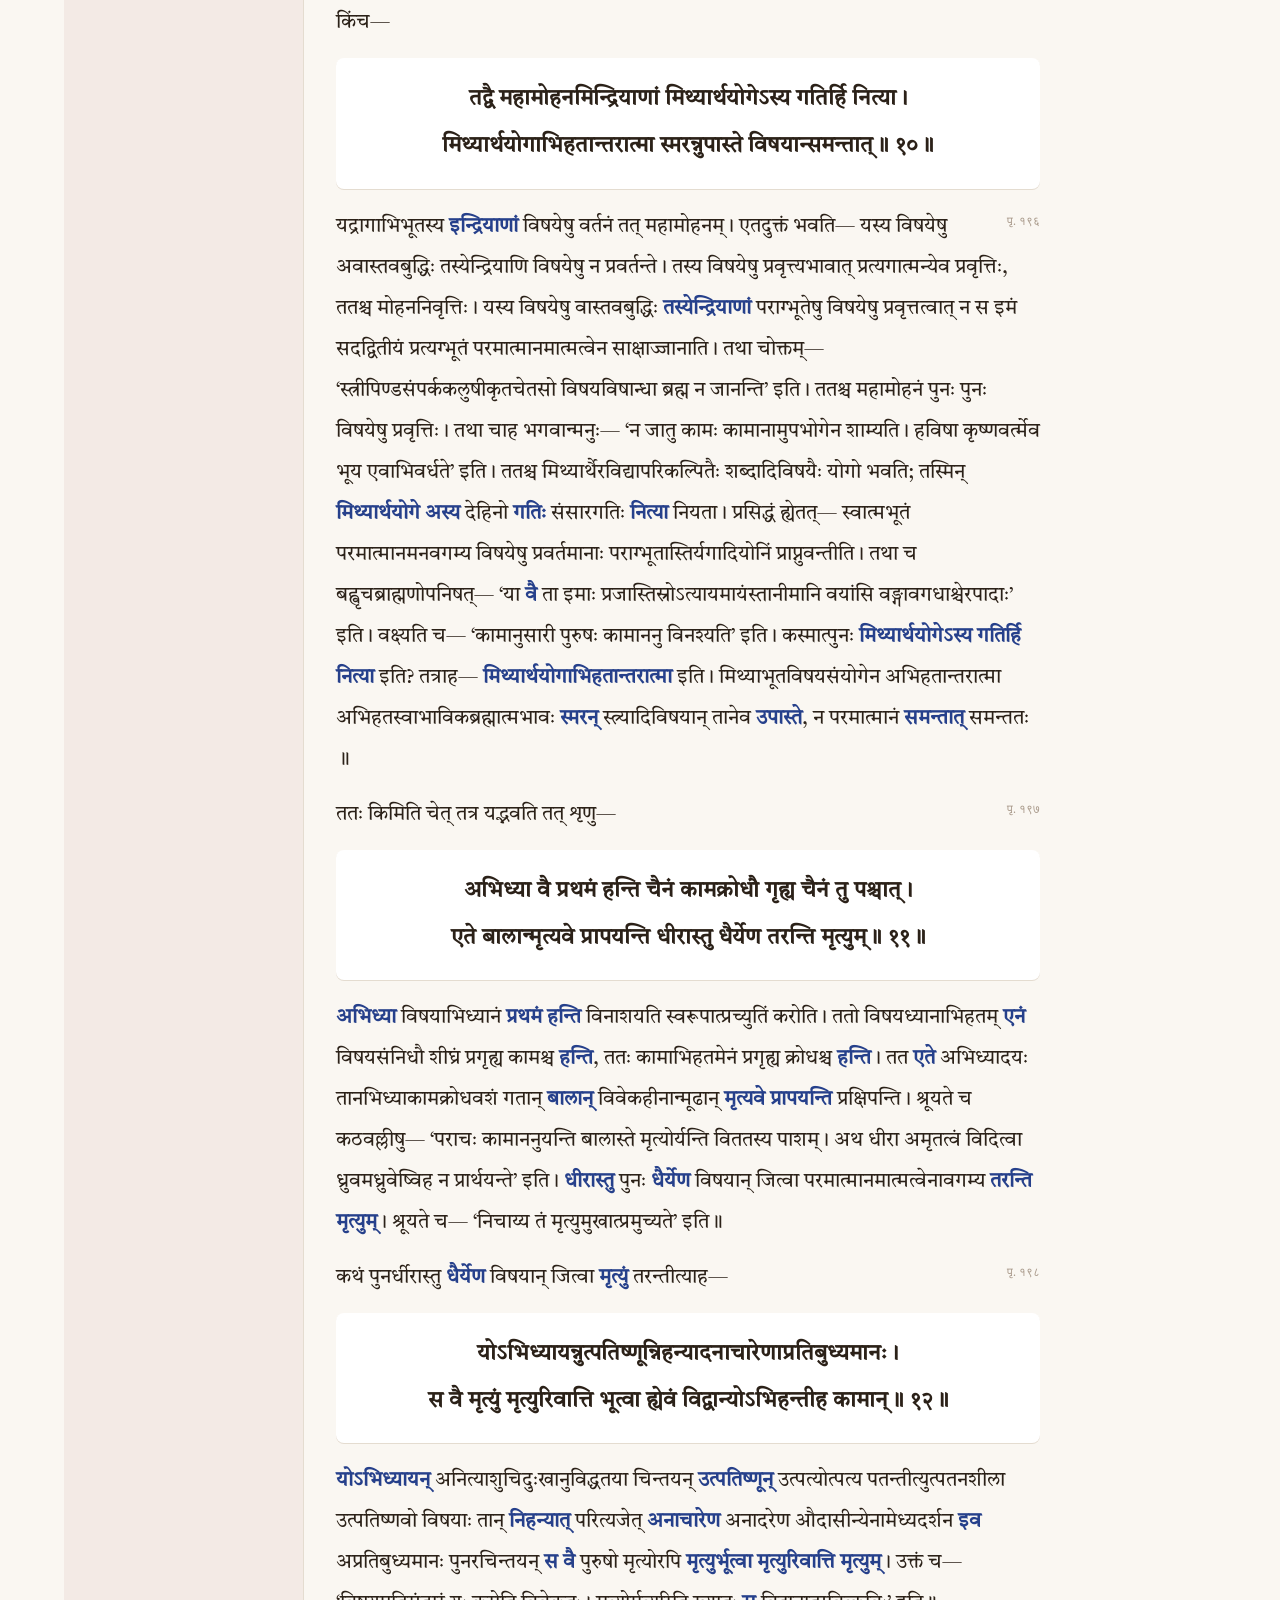
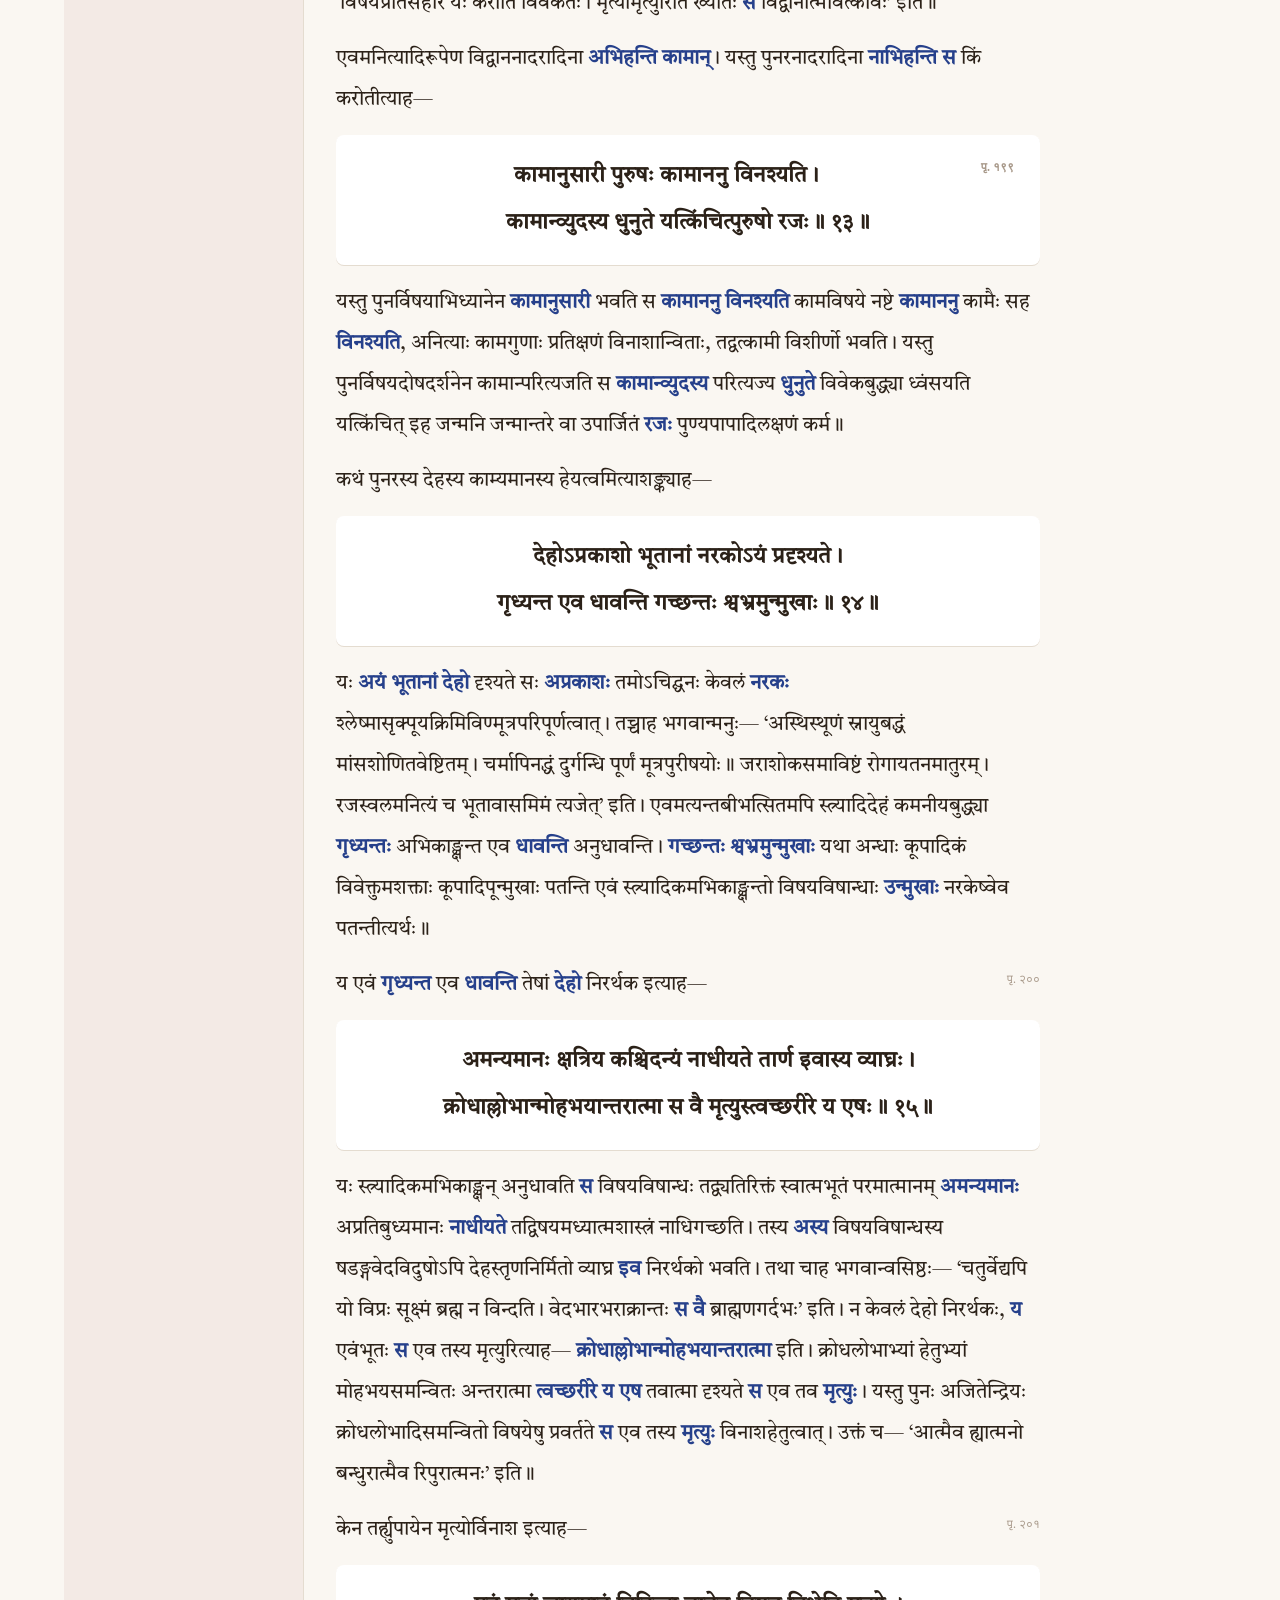
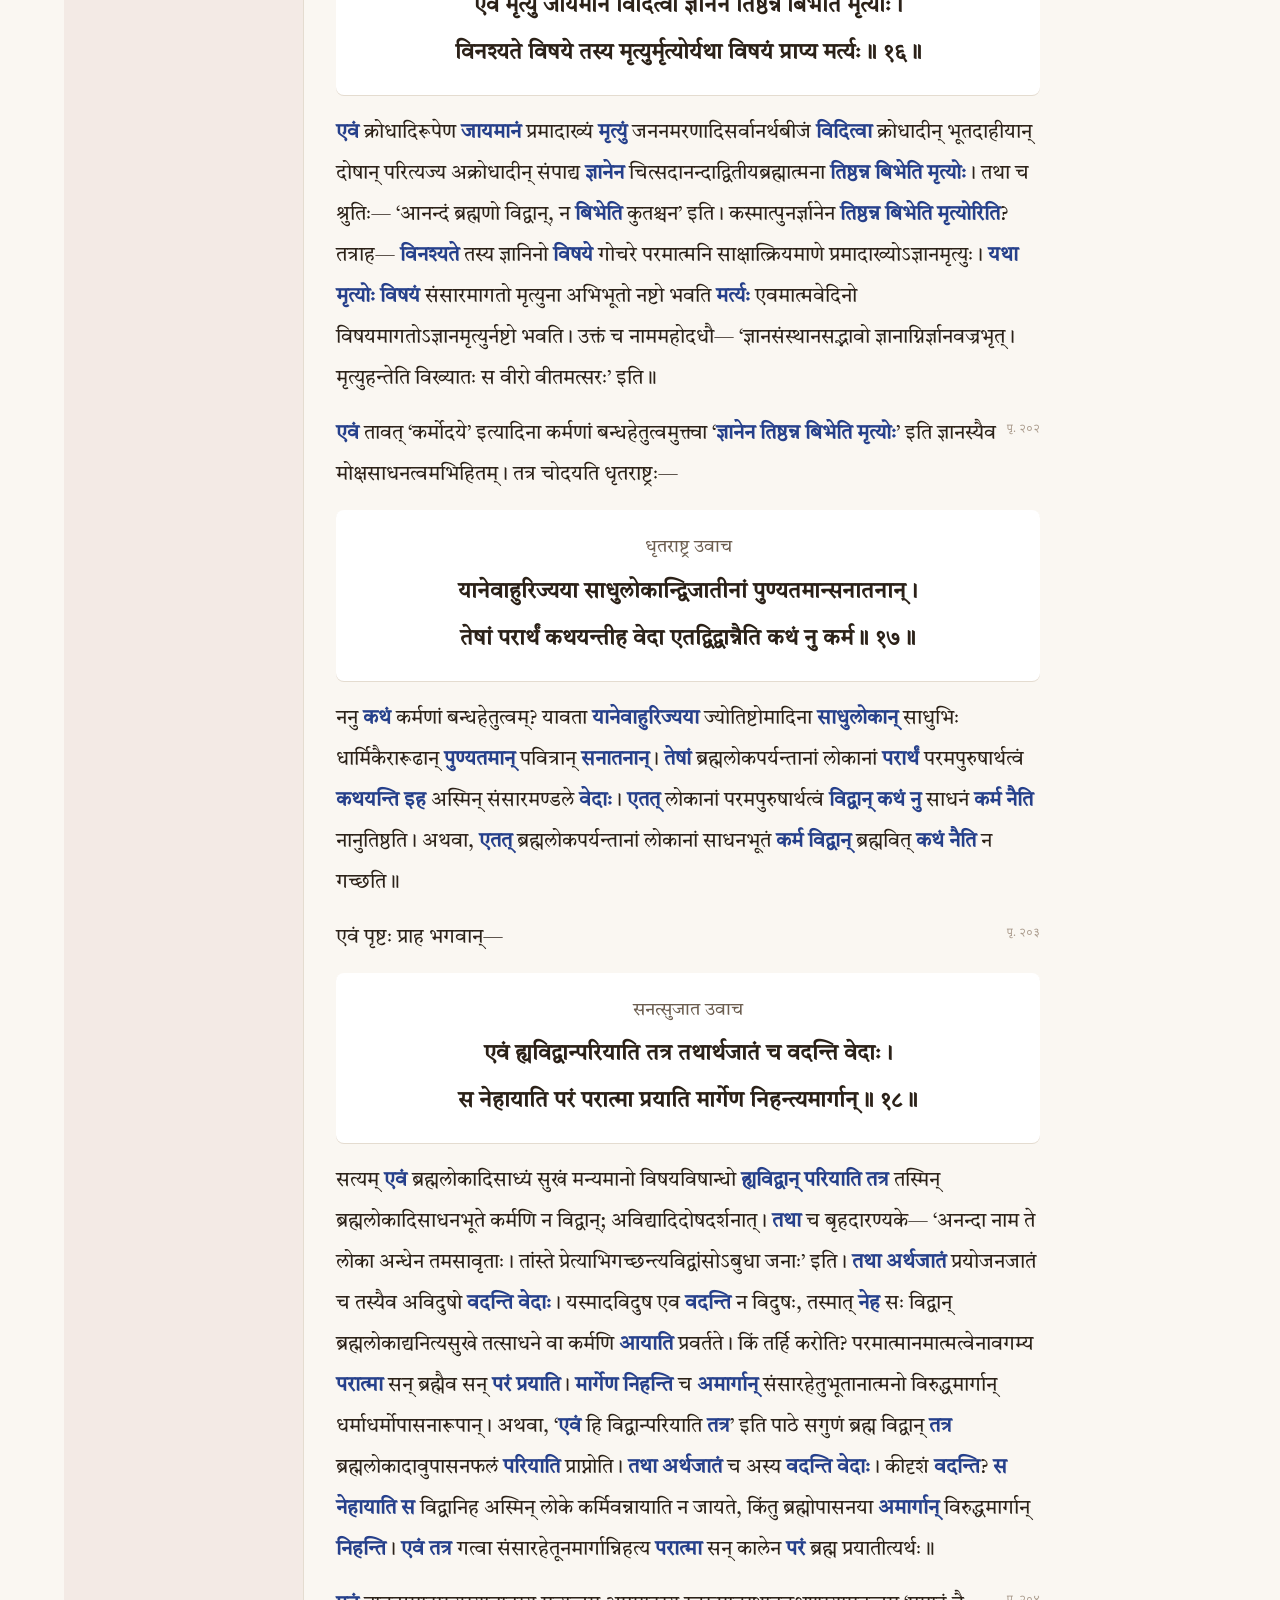
<file: sanatsujatiya/index.html>
<!doctype html>
<html lang="sa">
<head>
<meta charset="utf-8"><meta name="viewport" content="width=device-width,initial-scale=1">
<meta name="robots" content="noindex,nofollow,noarchive,nosnippet">
<meta name="description" content="सनत्सुजातीयम् — श्रीमच्छङ्करभगवत्पादविरचितेन भाष्येण सहितम्; पदच्छेदेन सह।">
<title>सनत्सुजातीयभाष्यम्</title>
<link rel="icon" type="image/svg+xml" href="../favicon.svg">
<link rel="stylesheet" href="ssj.css?v=1">
<script src="vendor/sanscript-1.3.3.js" defer></script>
<script src="ssj.js?v=1" defer></script>
</head>
<body>
<a class="skip" href="#reading">पाठं प्रति गच्छतु</a>
<header class="topbar"><div class="topbar-inner">
<button id="menu" class="icon menu-button" aria-label="अनुक्रमणिका" aria-controls="sidebar" aria-expanded="false">☰</button>
<a href="../" class="archive-back">← वेदान्तव्याख्यादीपिका</a><span class="page-name">सनत्सुजातीयभाष्यम्</span>
<div class="tools" aria-label="पठनविकल्पाः">
<button id="pada-toggle" class="reader-toggle" aria-pressed="false" title="सन्धिपाठः / पदच्छेदः">पदच्छेदः</button>
<select id="script" aria-label="लिपिः" data-no-transliterate><option value="devanagari">देवनागरी</option><option value="iast" lang="en">IAST</option><option value="kannada" lang="kn">ಕನ್ನಡ</option><option value="telugu" lang="te">తెలుగు</option><option value="tamil" lang="ta">தமிழ்</option><option value="malayalam" lang="ml">മലയാളം</option></select>
<button id="size-down" class="icon" aria-label="अक्षराणि लघूनि क्रियन्ताम्" lang="en" data-no-transliterate>A−</button><button id="size-up" class="icon" aria-label="अक्षराणि वर्धन्ताम्" lang="en" data-no-transliterate>A+</button>
</div></div></header>
<div class="layout">
<aside id="sidebar" class="sidebar" aria-label="अनुक्रमणिका"><div class="side-inner">
<p class="side-title">सनत्सुजातीयम् · शाङ्करभाष्यम्</p>
<nav id="unit-list" class="unit-list" aria-label="अध्यायाः"></nav>
<div class="side-credits">
<p>मूलं भाष्यं च — <i>Works of Śrī Śaṅkarācārya</i>, खण्डः १३ (<i>Sahasranama and Sanatsujatiya Bhashyas</i>) इत्यस्य मुद्रितग्रन्थस्य चित्रात् पठित्वा लिखितम्। मुद्रणदोषाः शोधिताः; <span class="slip" data-pr="">एवं</span> चिह्नितेषु स्थलेषु मुद्रितपाठः दर्श्यते।</p>
<p>भाष्ये मूलश्लोकस्य पदानि (प्रतीकाः) <span class="legend-pk">एवं</span> नीलवर्णेन दर्शितानि; नामानि स्थूलाक्षरैः।</p>
<p>चित्रप्रतौ मुद्रितस्य २०७ तमं पृष्ठं नास्ति; तत्र पाठः लुप्तः इति चिह्नितम्।</p>
<p>पदच्छेदः यन्त्रेण कृतः, अष्टाध्याय्याः सन्धिसूत्रैः परीक्षितः। यत्र सन्देहः, तत् <span class="m-key">एवं</span> चिह्नितम्।</p>
</div>
</div></aside>
<main id="reading" tabindex="-1">
<nav class="vy-chips" id="chips" aria-label="विकल्पाः"></nav>
<div id="status" role="status"><p>पाठः आनीयते…</p></div>
<div id="content"></div>
</main>
</div>
<noscript><p>अस्य पृष्ठस्य पठनाय JavaScript आवश्यकम्।</p></noscript>
</body>
</html>
</file>
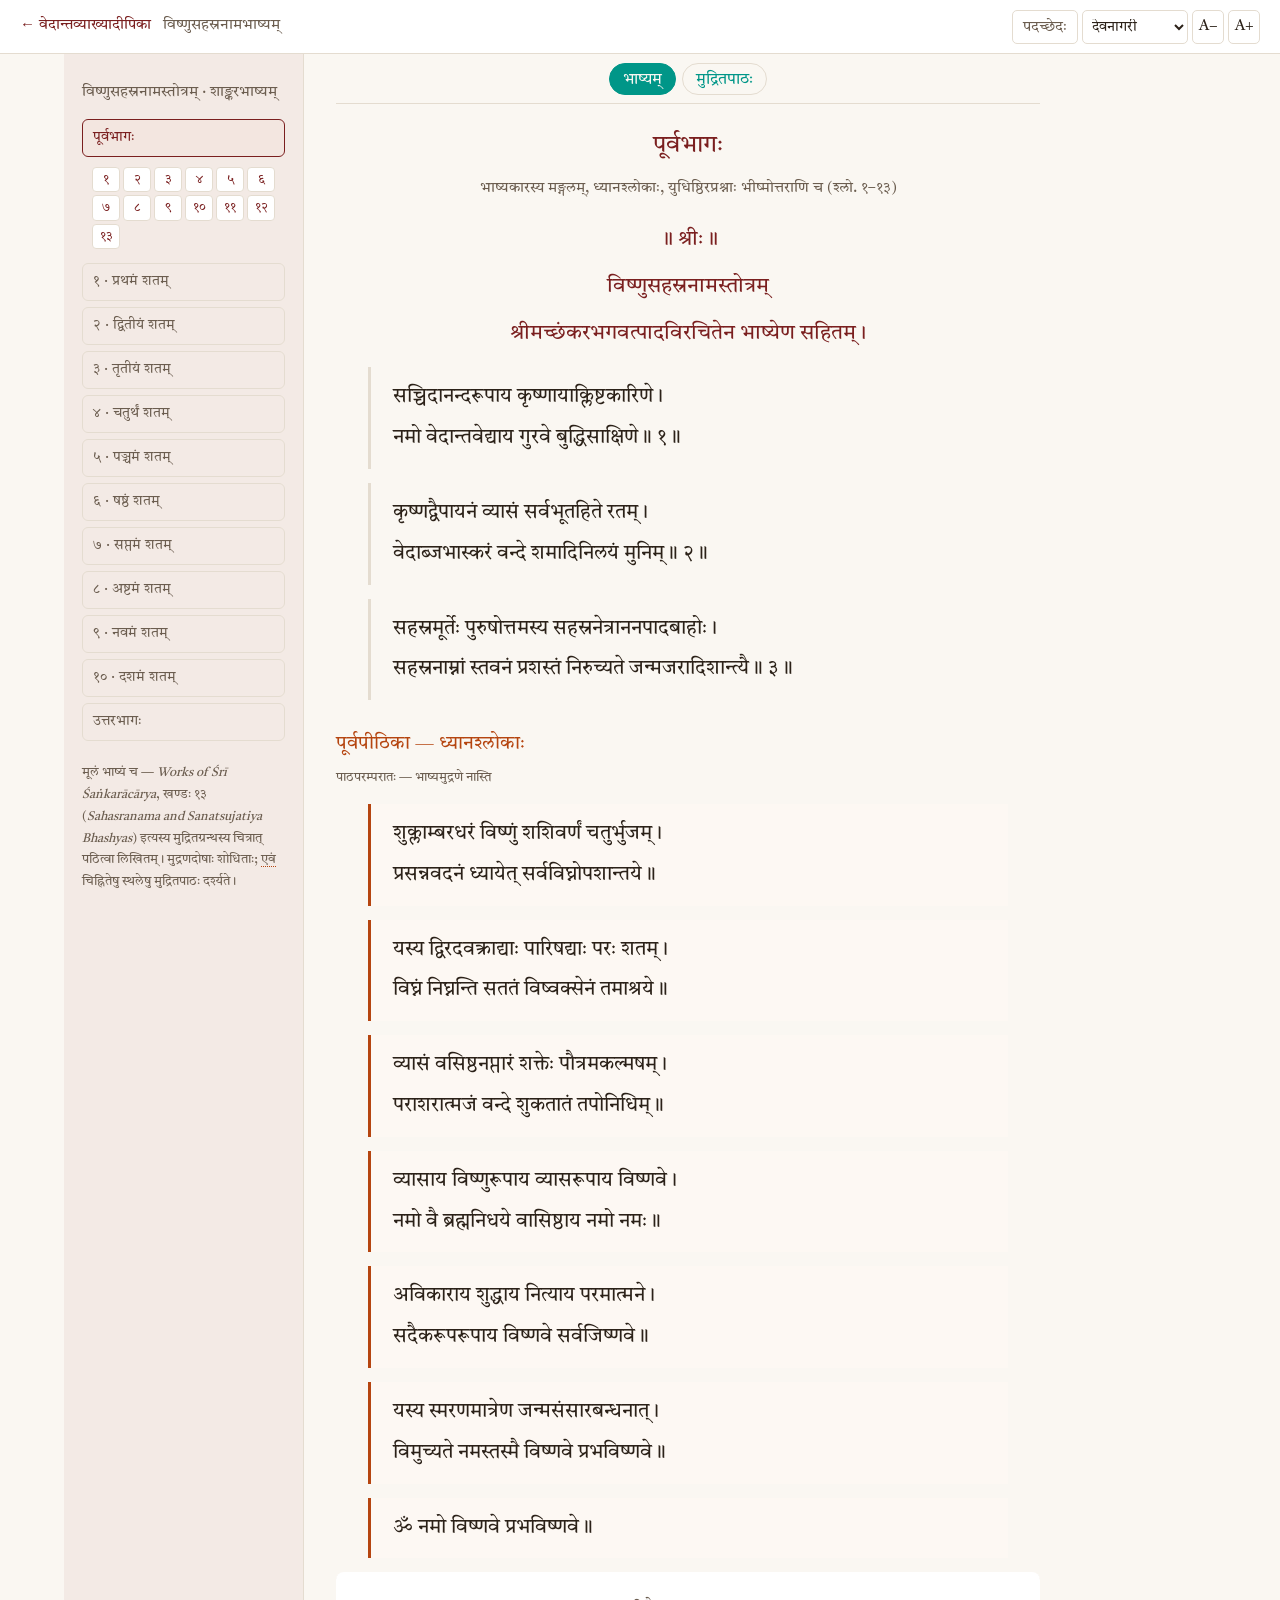
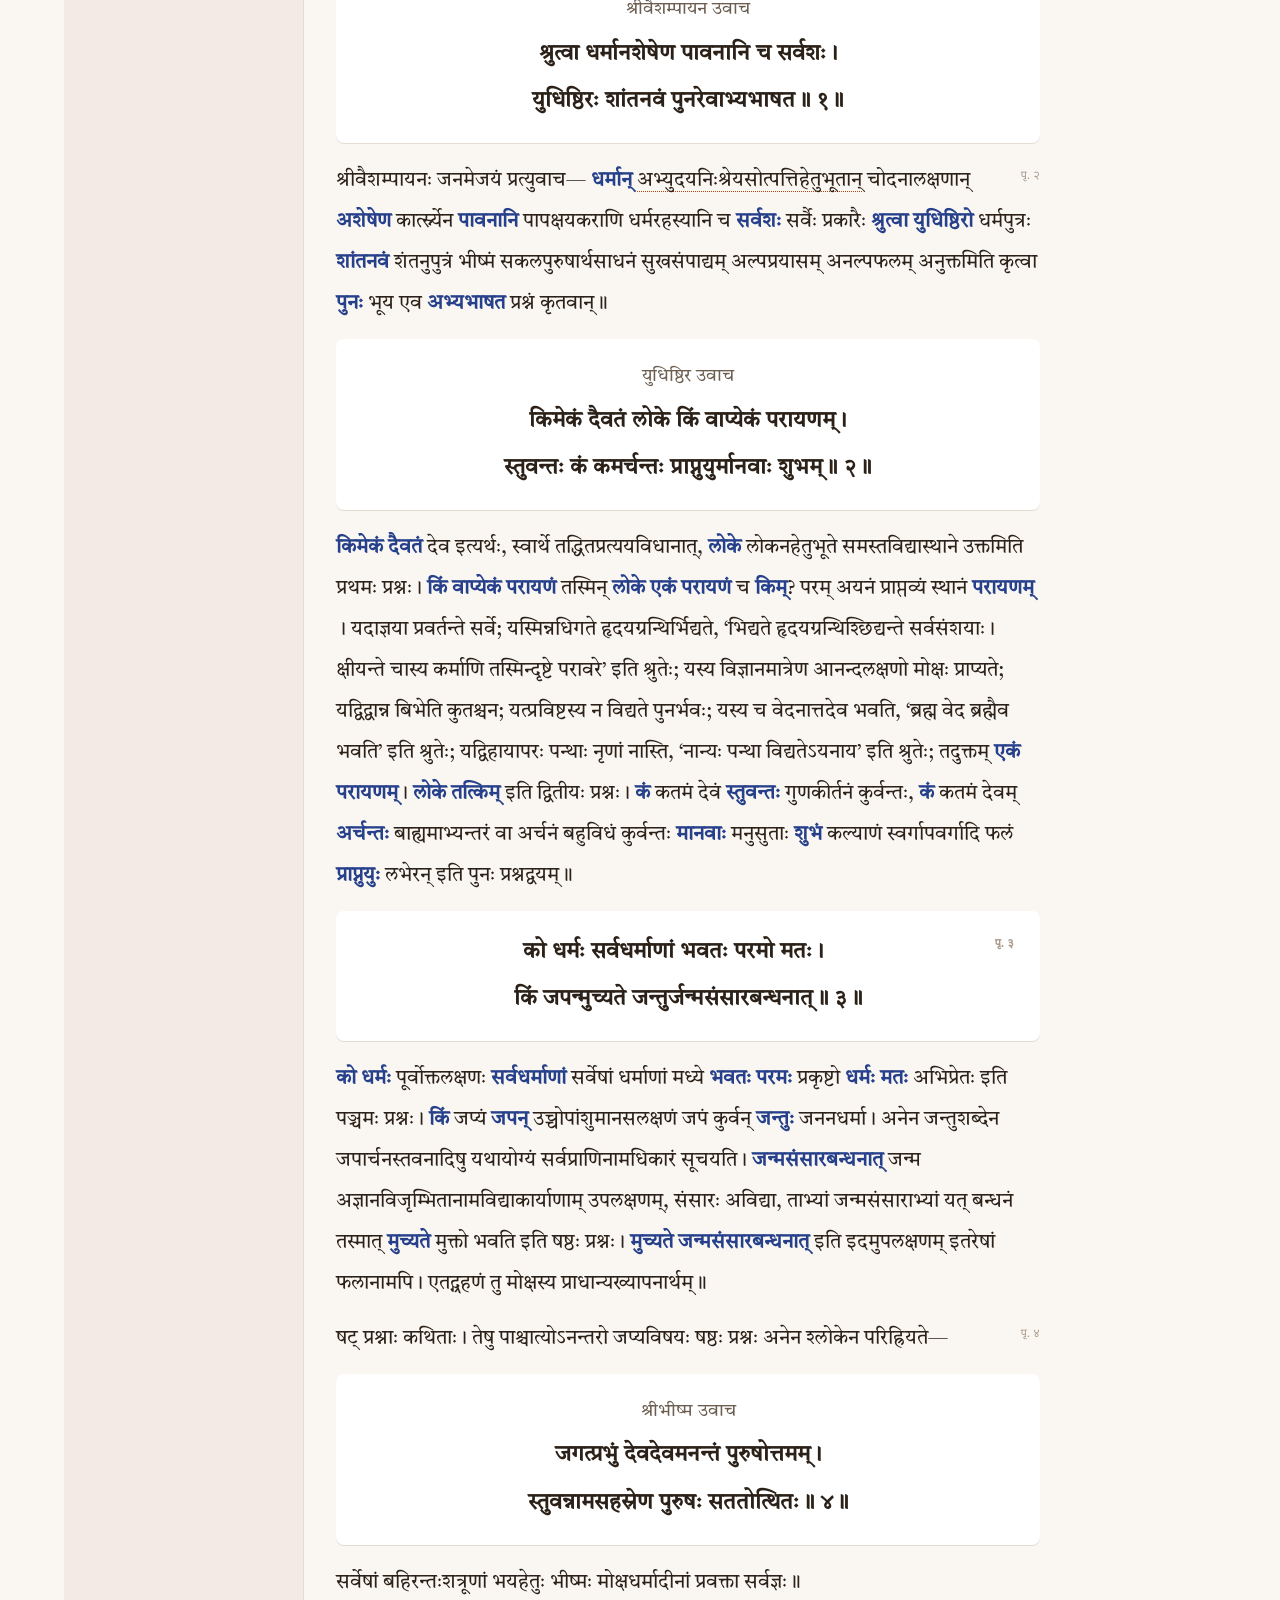
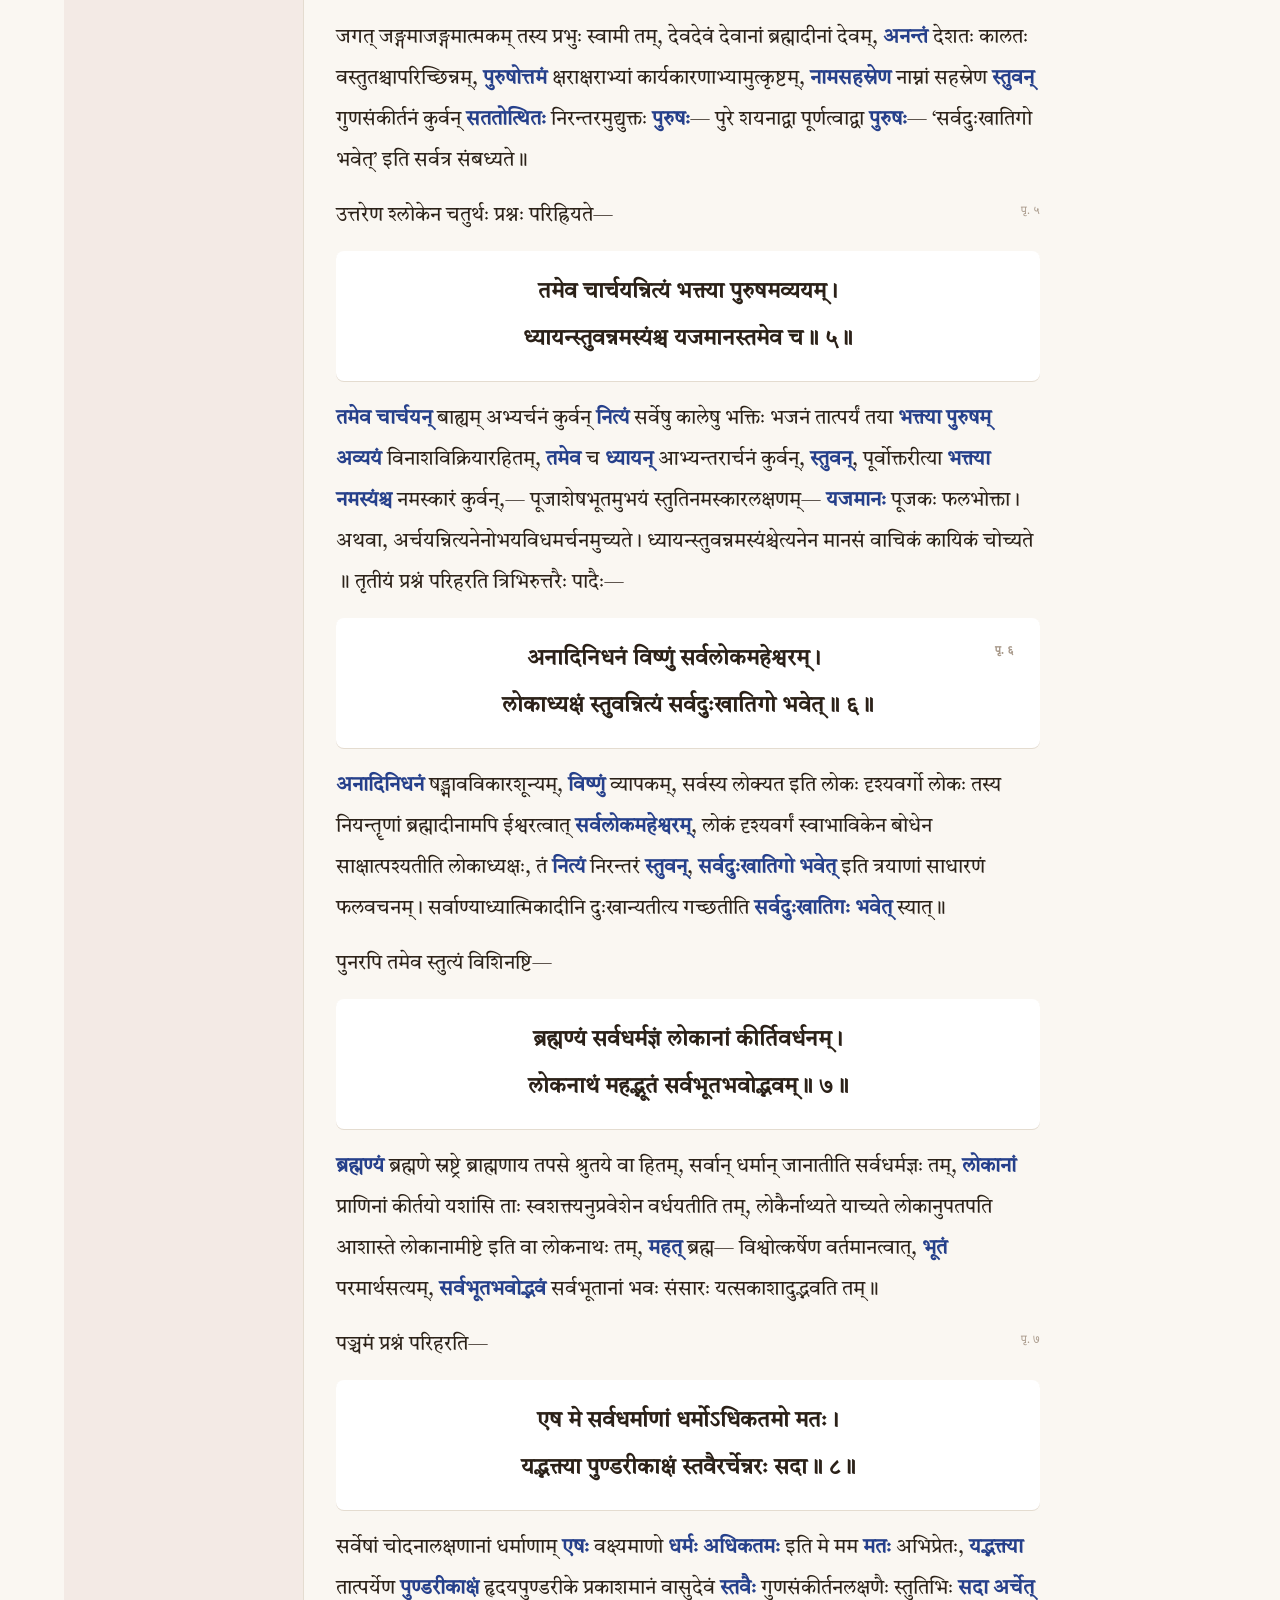
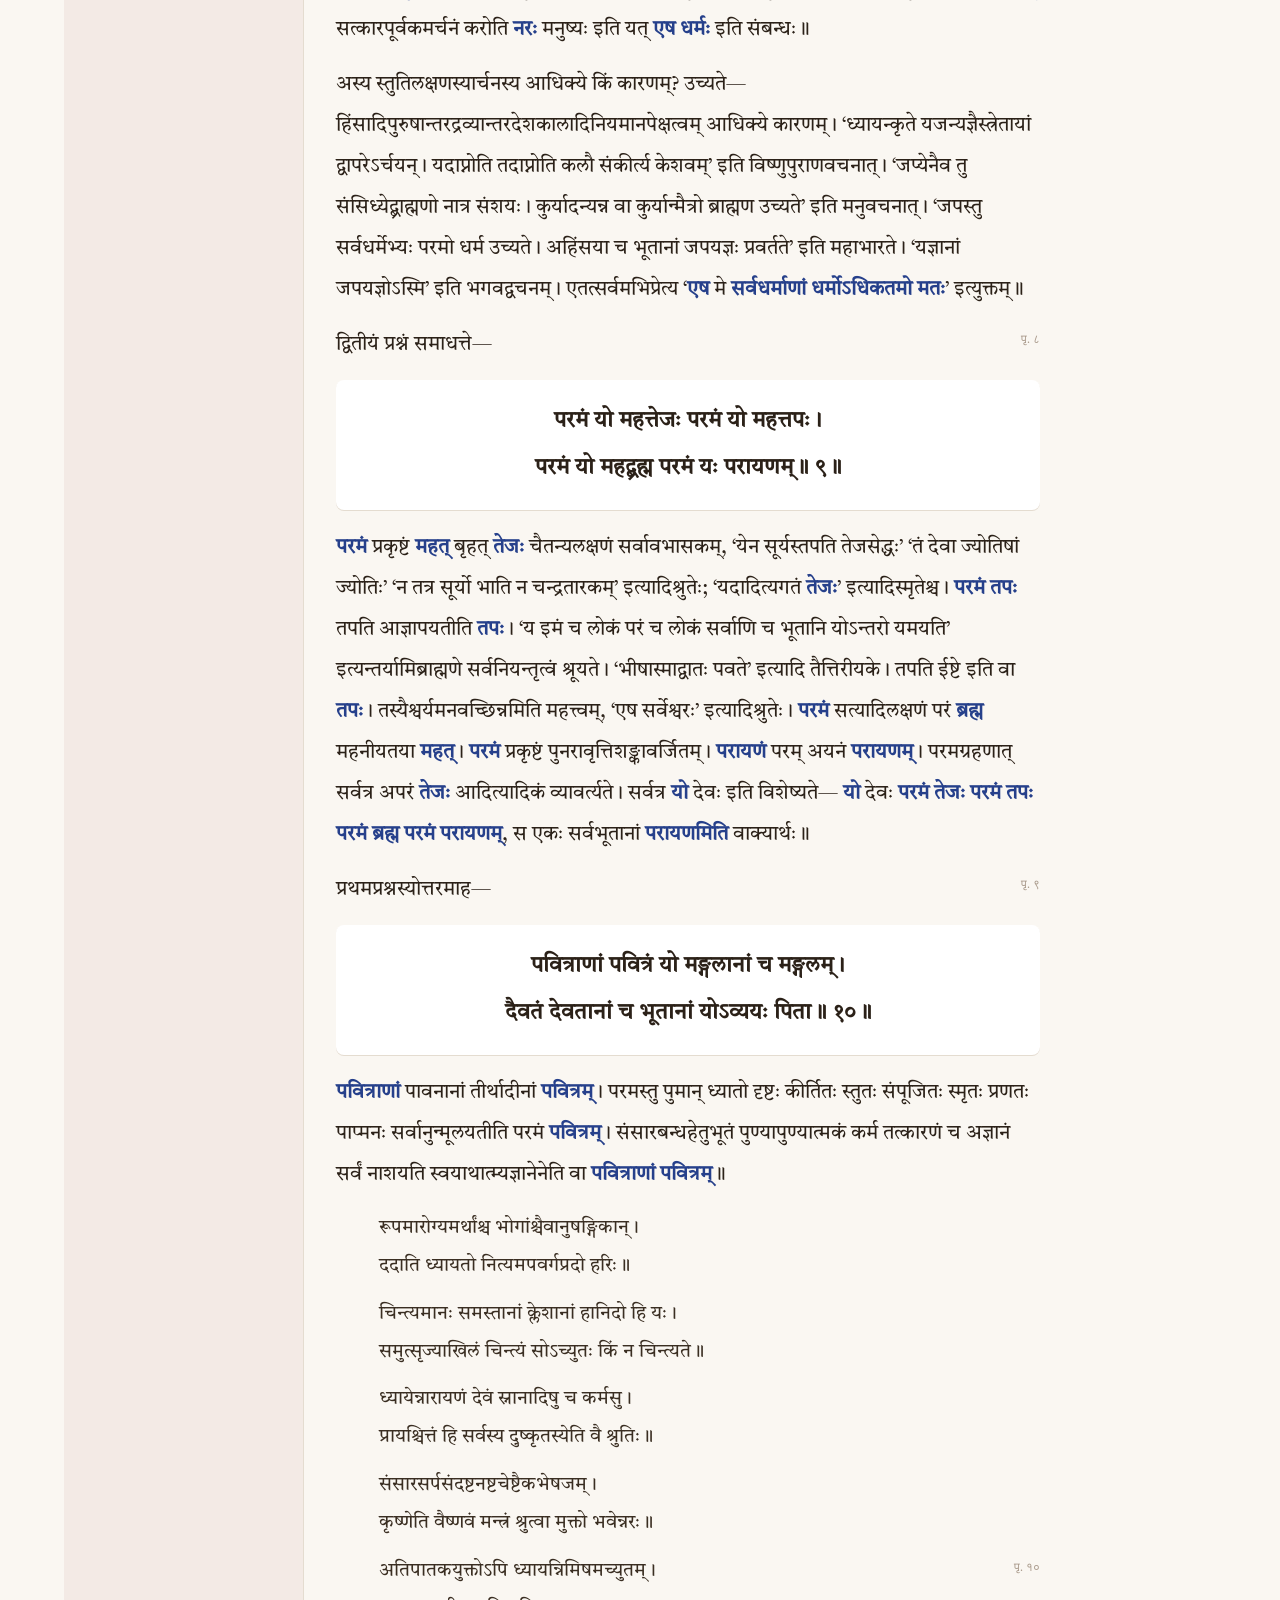
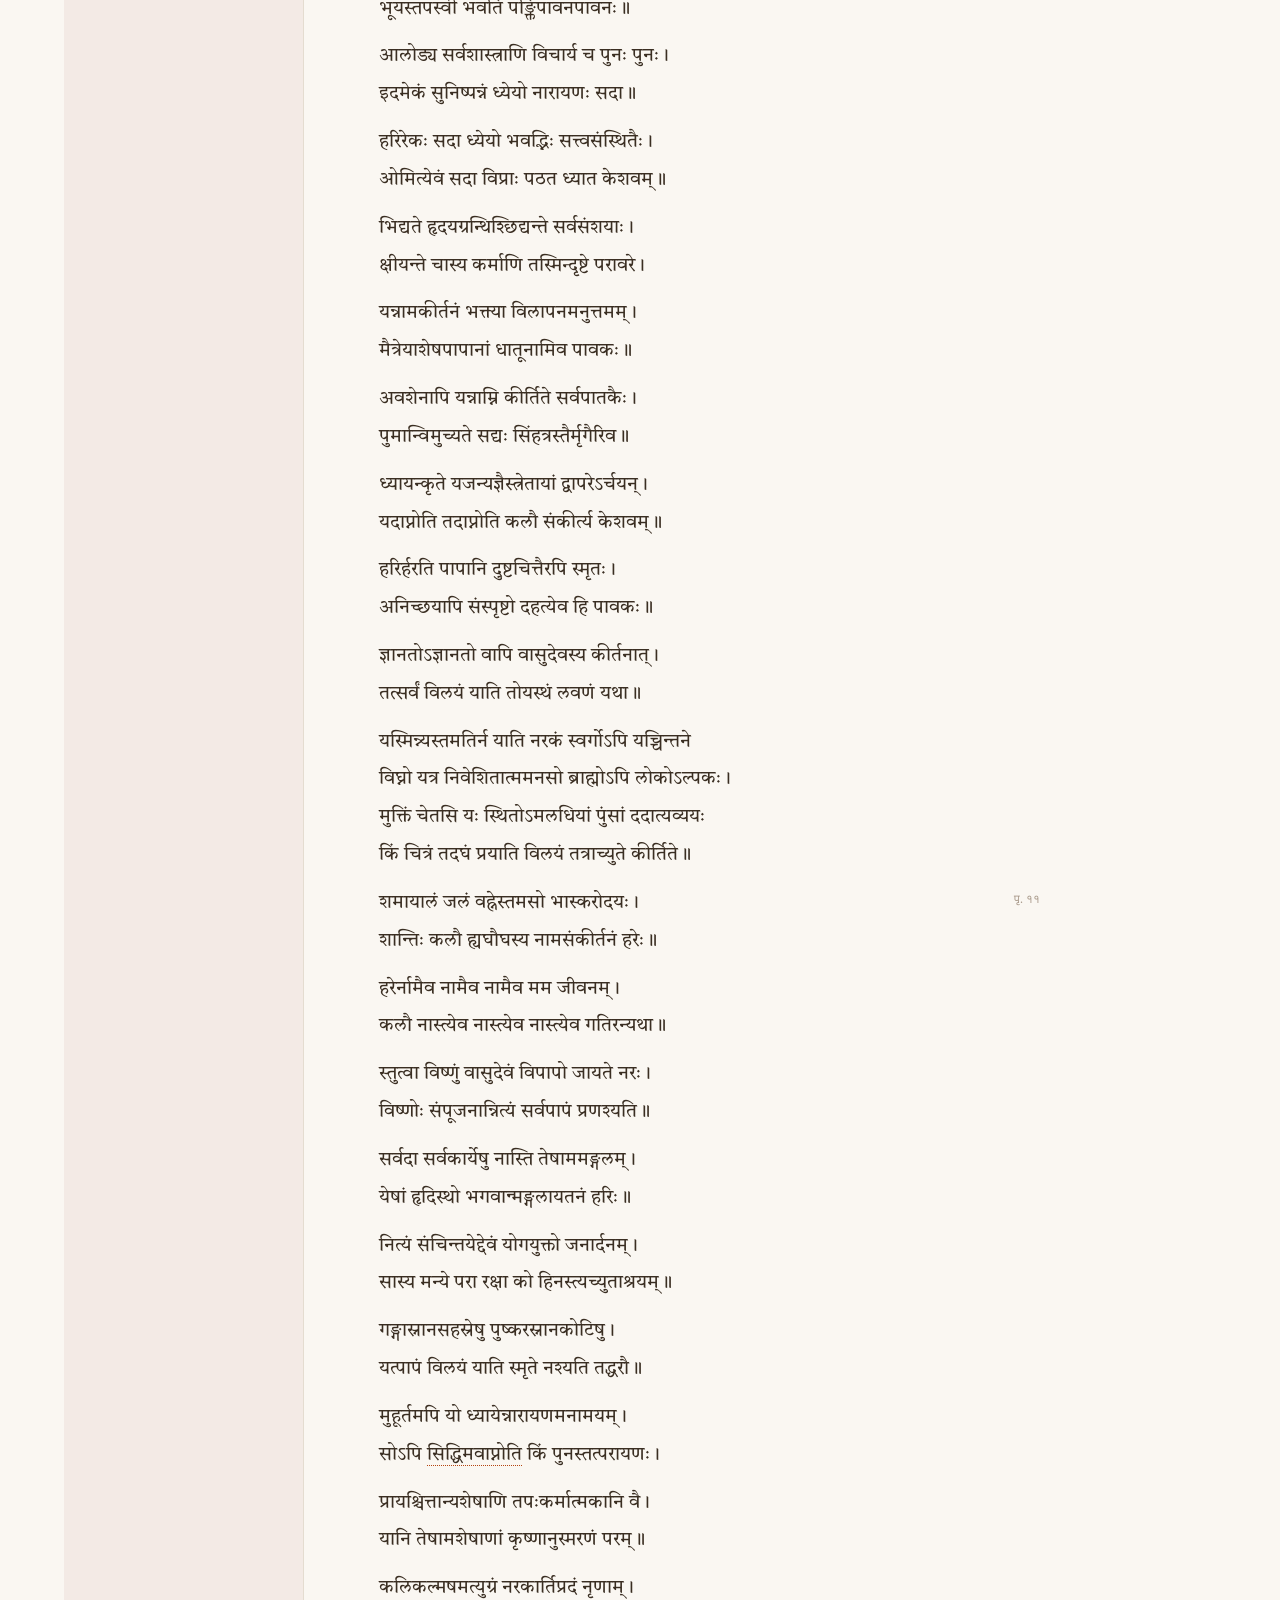
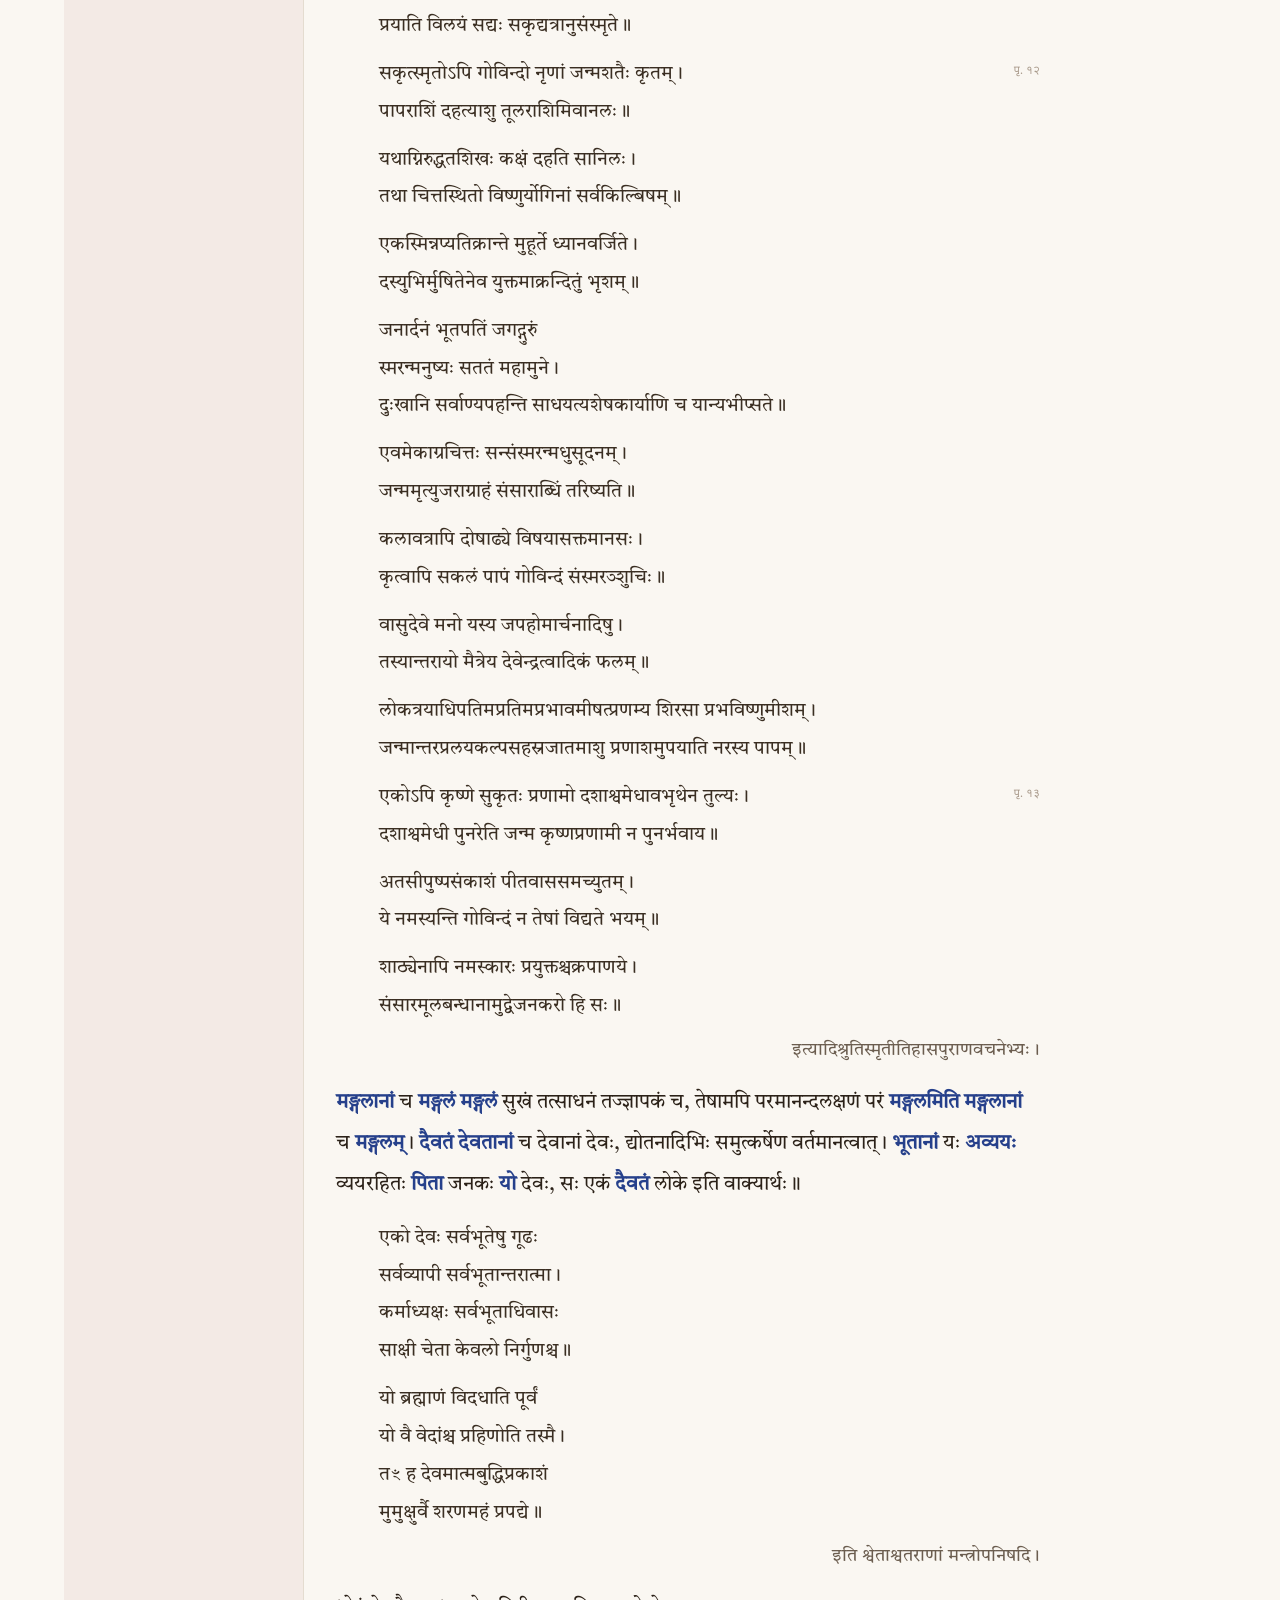
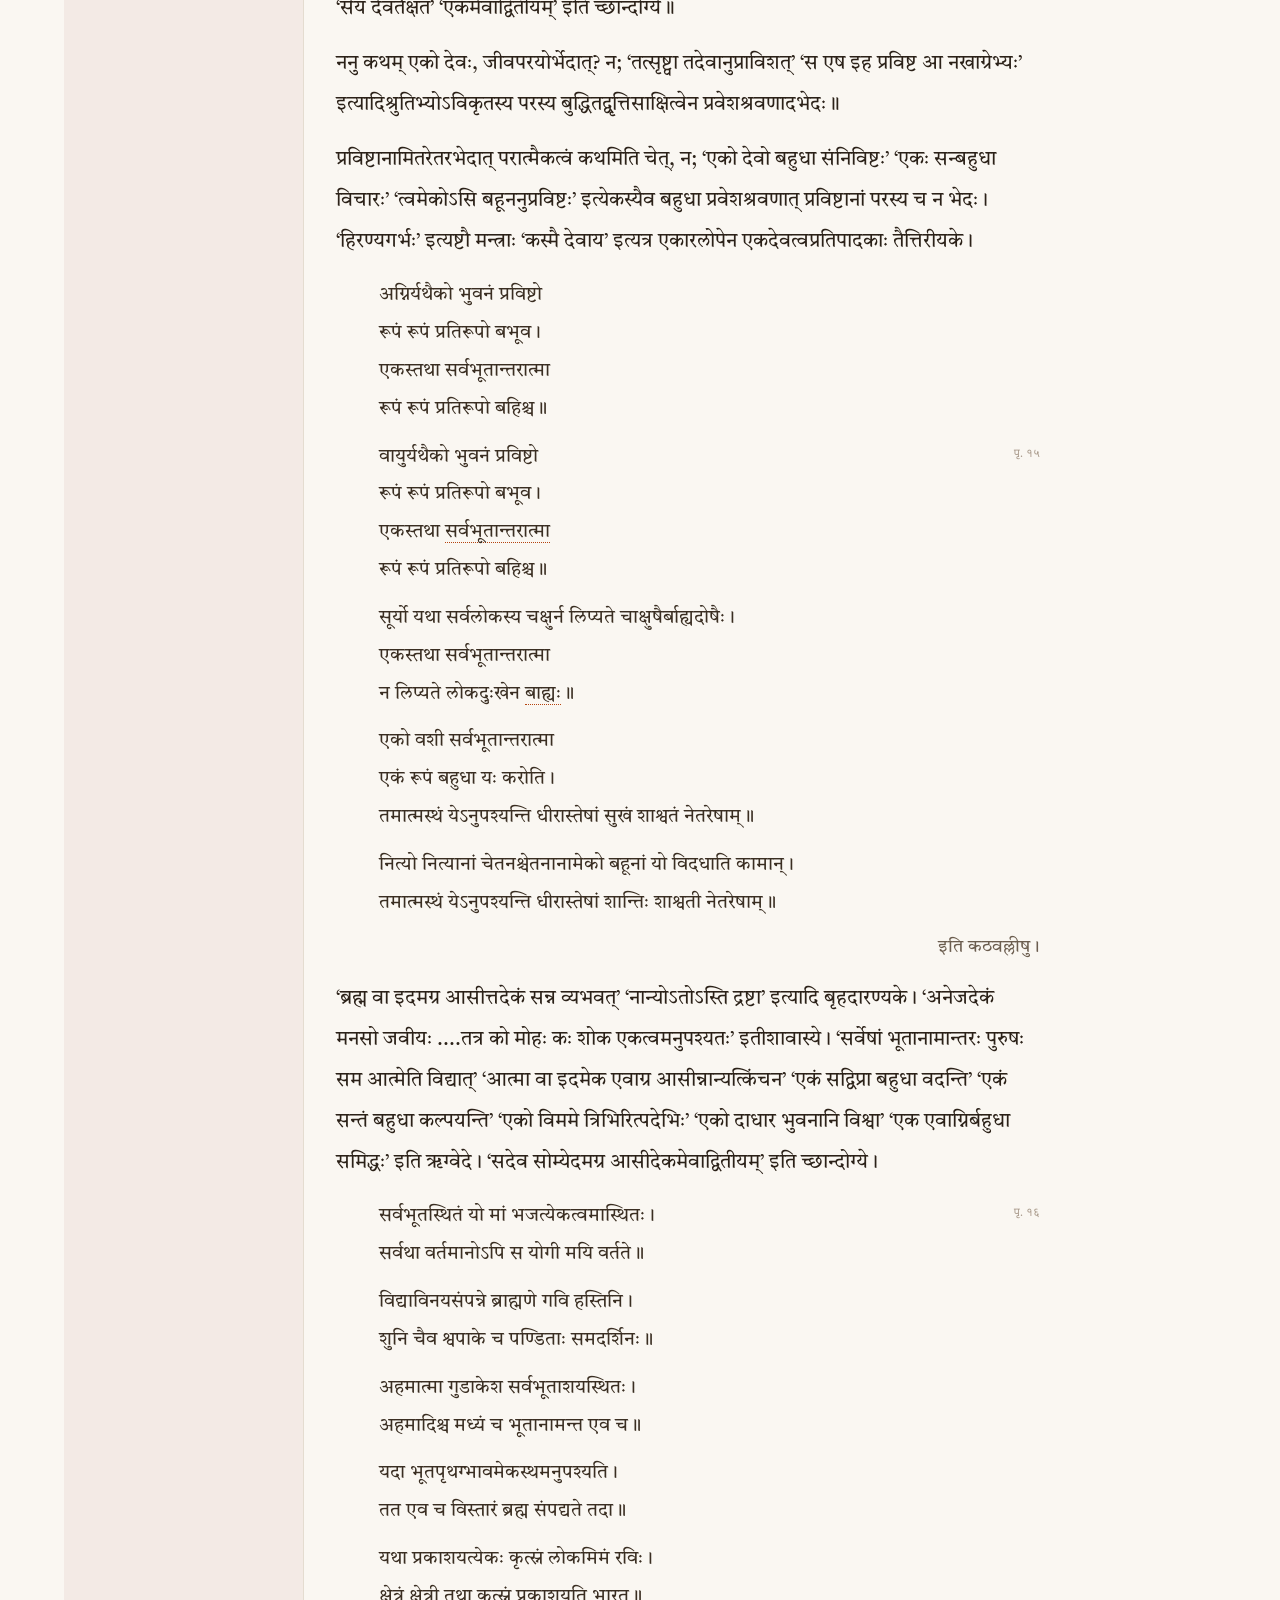
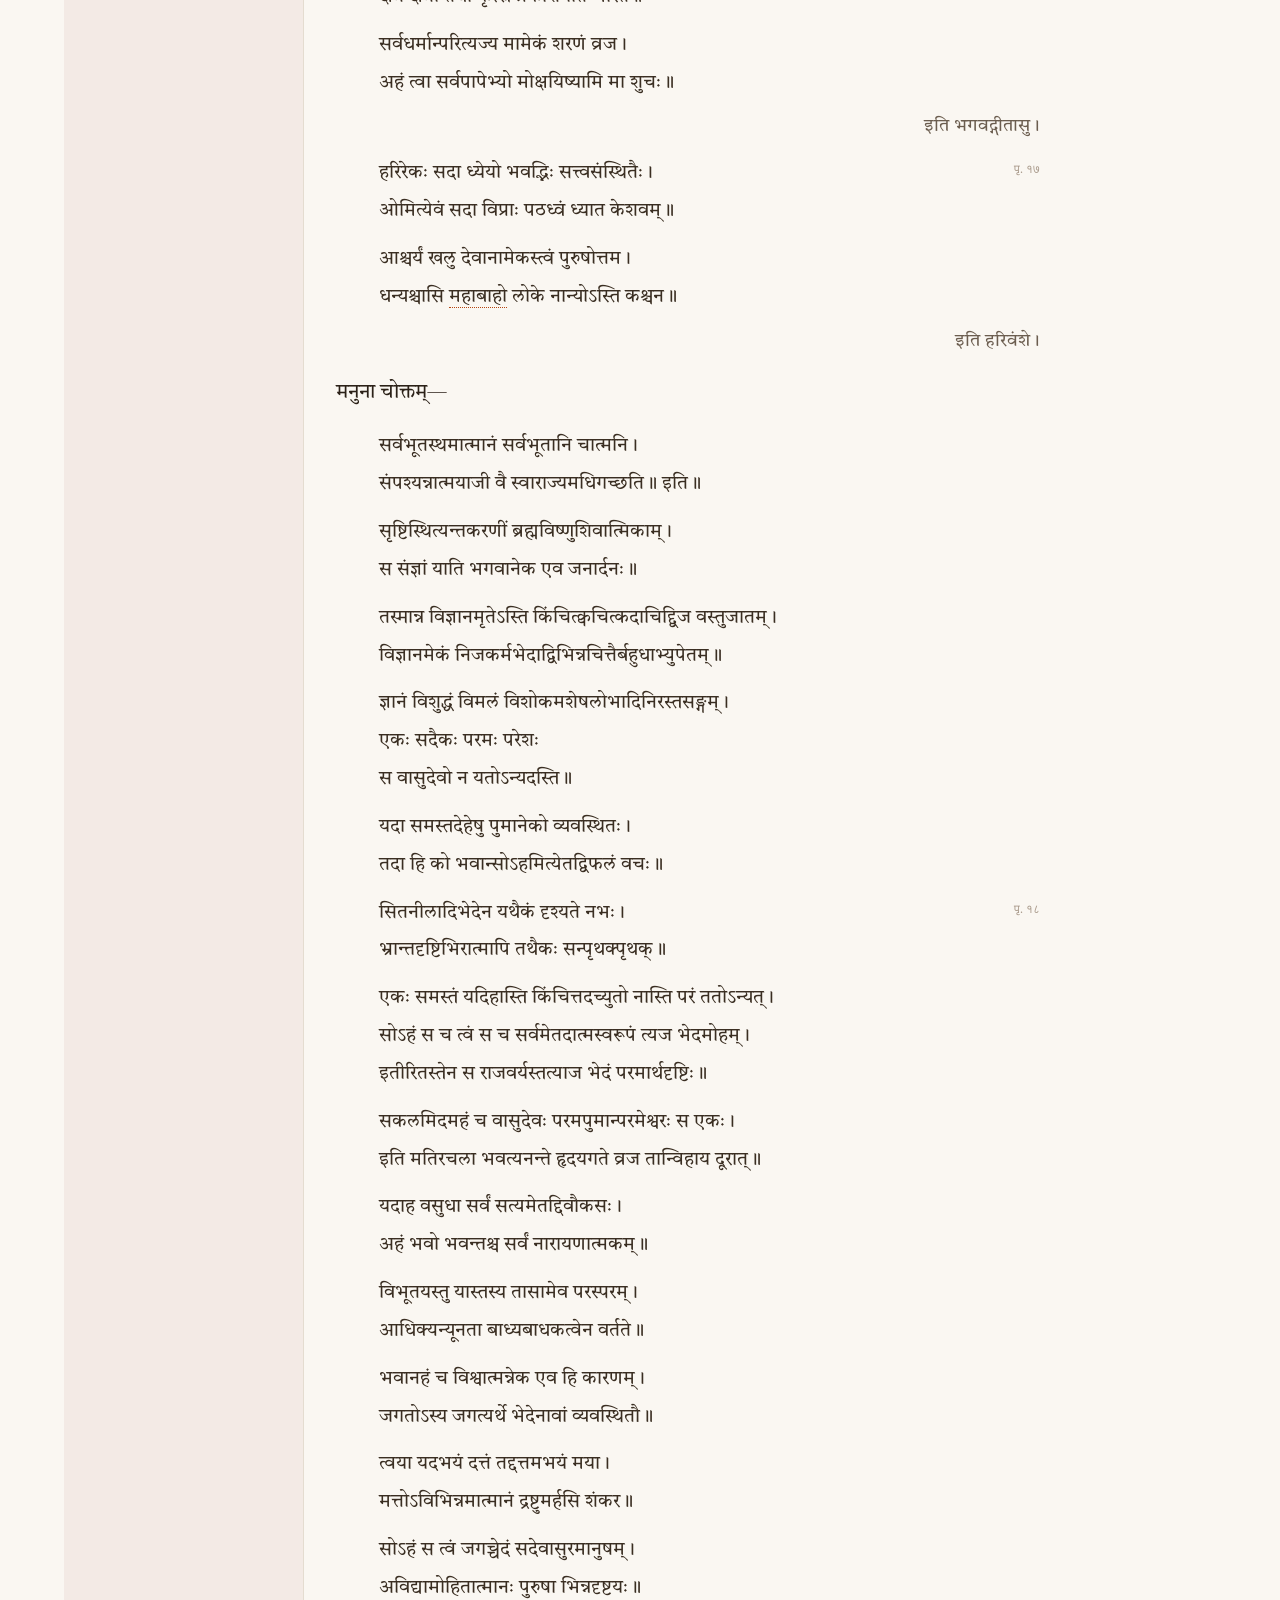
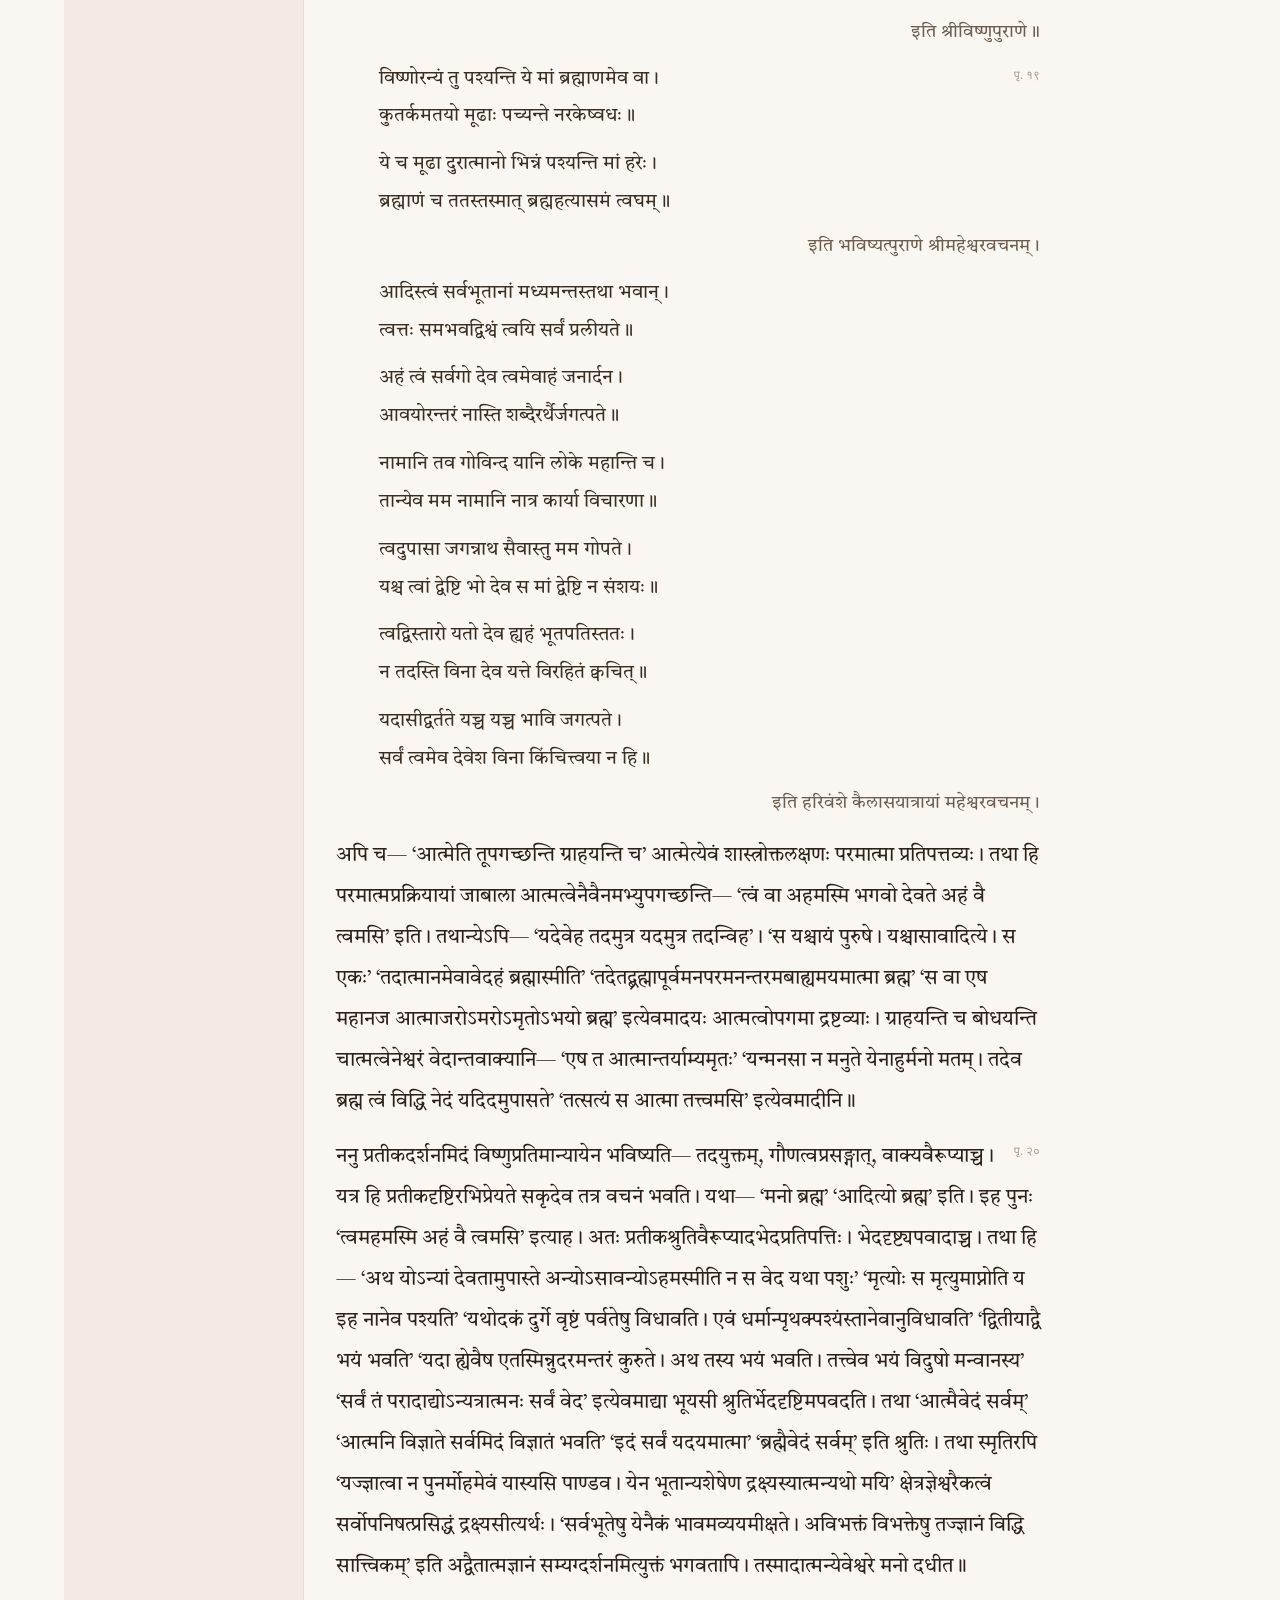
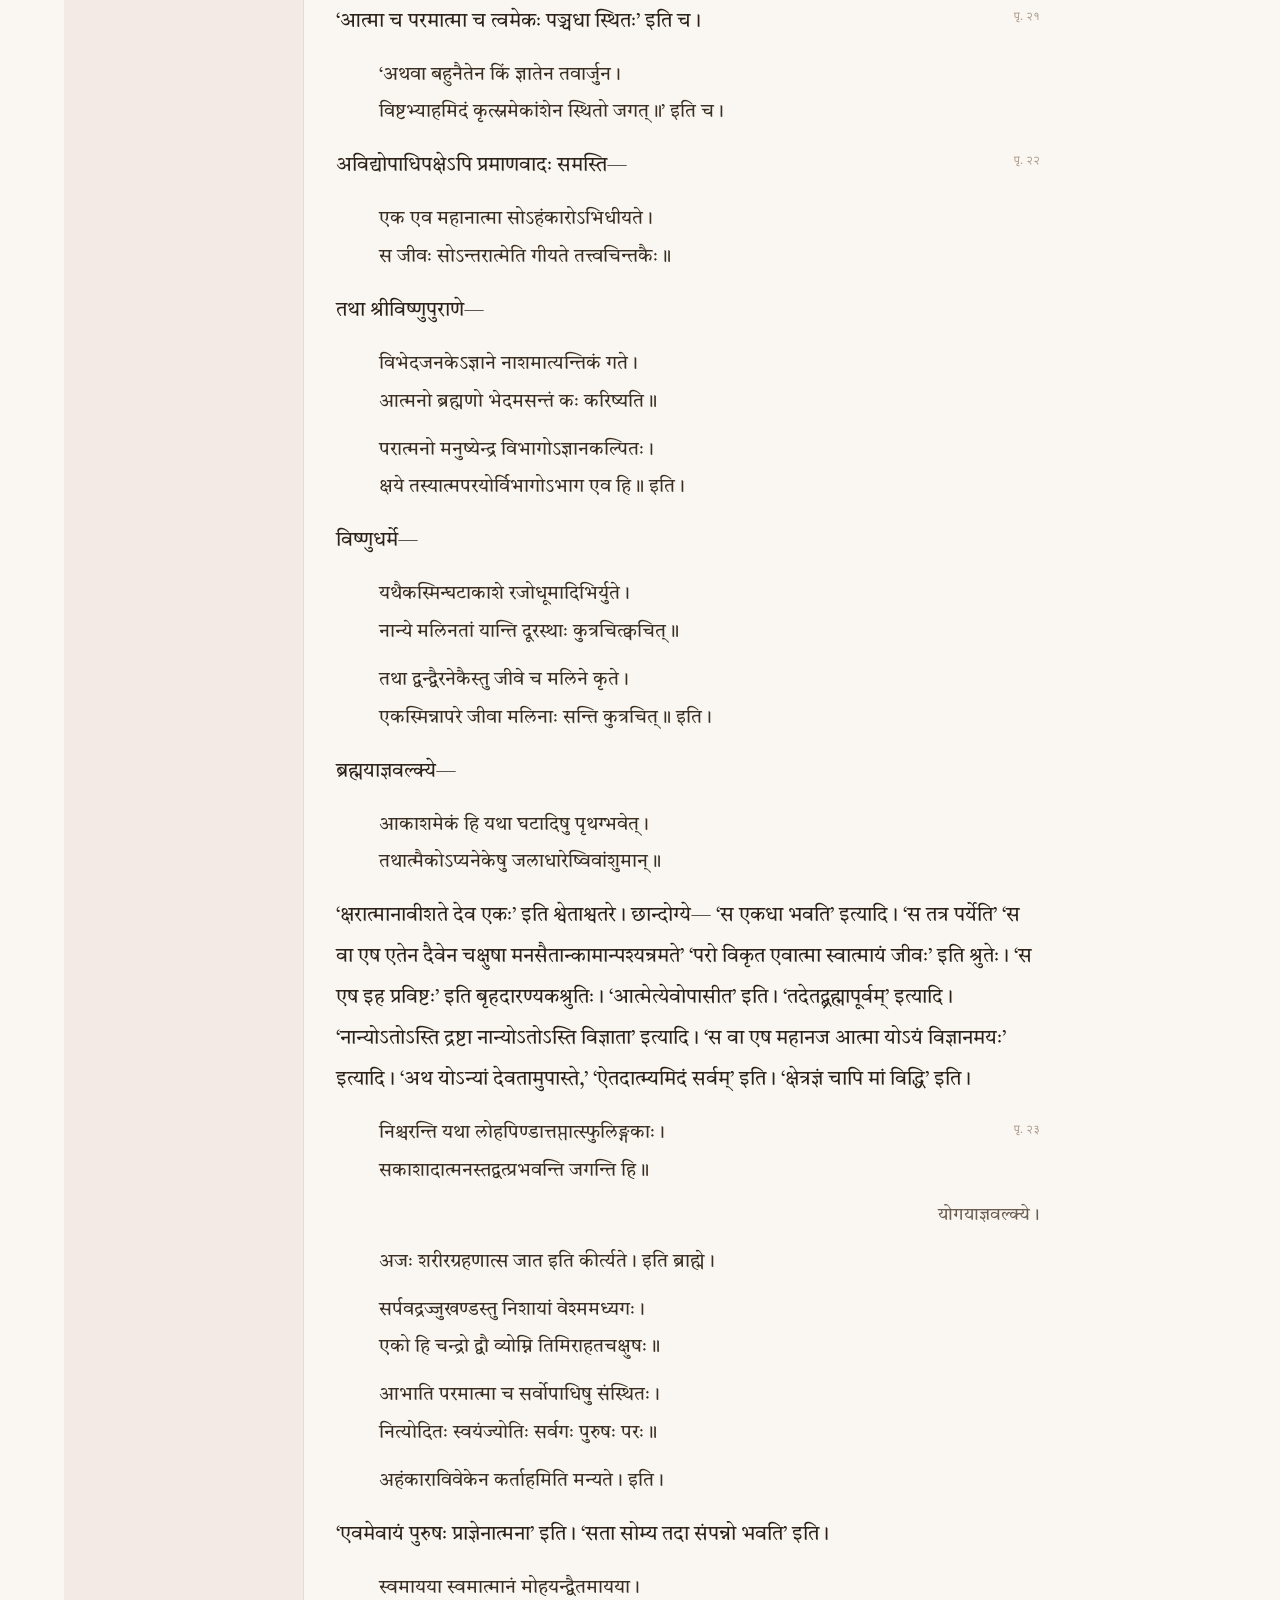
<file: vishnu-sahasranama/index.html>
<!doctype html>
<html lang="sa">
<head>
<meta charset="utf-8"><meta name="viewport" content="width=device-width,initial-scale=1">
<meta name="robots" content="noindex,nofollow,noarchive,nosnippet">
<meta name="description" content="विष्णुसहस्रनामस्तोत्रम् — श्रीमच्छङ्करभगवत्पादविरचितेन भाष्येण सहितम्; पदच्छेदेन सह।">
<title>विष्णुसहस्रनामभाष्यम्</title>
<link rel="icon" type="image/svg+xml" href="../favicon.svg">
<link rel="stylesheet" href="vsn.css?v=2">
<script src="vendor/sanscript-1.3.3.js" defer></script>
<script src="vsn.js?v=2" defer></script>
</head>
<body>
<a class="skip" href="#reading">पाठं प्रति गच्छतु</a>
<header class="topbar"><div class="topbar-inner">
<button id="menu" class="icon menu-button" aria-label="अनुक्रमणिका" aria-controls="sidebar" aria-expanded="false">☰</button>
<a href="../" class="archive-back">← वेदान्तव्याख्यादीपिका</a><span class="page-name">विष्णुसहस्रनामभाष्यम्</span>
<div class="tools" aria-label="पठनविकल्पाः">
<button id="pada-toggle" class="reader-toggle" aria-pressed="false" title="सन्धिपाठः / पदच्छेदः">पदच्छेदः</button>
<select id="script" aria-label="लिपिः" data-no-transliterate><option value="devanagari">देवनागरी</option><option value="iast" lang="en">IAST</option><option value="kannada" lang="kn">ಕನ್ನಡ</option><option value="telugu" lang="te">తెలుగు</option><option value="tamil" lang="ta">தமிழ்</option><option value="malayalam" lang="ml">മലയാളം</option></select>
<button id="size-down" class="icon" aria-label="अक्षराणि लघूनि क्रियन्ताम्" lang="en" data-no-transliterate>A−</button><button id="size-up" class="icon" aria-label="अक्षराणि वर्धन्ताम्" lang="en" data-no-transliterate>A+</button>
</div></div></header>
<div class="layout">
<aside id="sidebar" class="sidebar" aria-label="अनुक्रमणिका"><div class="side-inner">
<p class="side-title">विष्णुसहस्रनामस्तोत्रम् · शाङ्करभाष्यम्</p>
<nav id="unit-list" class="unit-list" aria-label="भागाः"></nav>
<div class="side-credits">
<p>मूलं भाष्यं च — <i>Works of Śrī Śaṅkarācārya</i>, खण्डः १३ (<i>Sahasranama and Sanatsujatiya Bhashyas</i>) इत्यस्य मुद्रितग्रन्थस्य चित्रात् पठित्वा लिखितम्। मुद्रणदोषाः शोधिताः; <span class="slip" data-pr="">एवं</span> चिह्नितेषु स्थलेषु मुद्रितपाठः दर्श्यते।</p>
<p>भाष्ये मूलश्लोकस्य पदानि (प्रतीकाः) <span class="legend-pk">एवं</span> नीलवर्णेन दर्शितानि; नामानि स्थूलाक्षरैः।</p>
<p>पूर्वपीठिकायाः ध्यानश्लोकाः ऋष्यादिन्यासः च भाष्यमुद्रणे न सन्ति; पाठपरम्परातः योजिताः।</p>
<p>पदच्छेदः यन्त्रेण कृतः, अष्टाध्याय्याः सन्धिसूत्रैः परीक्षितः। यत्र सन्देहः, तत् <span class="m-key">एवं</span> चिह्नितम्।</p>
</div>
</div></aside>
<main id="reading" tabindex="-1">
<nav class="vy-chips" id="chips" aria-label="विकल्पाः"></nav>
<div id="status" role="status"><p>पाठः आनीयते…</p></div>
<div id="content"></div>
</main>
</div>
<noscript><p>अस्य पृष्ठस्य पठनाय JavaScript आवश्यकम्।</p></noscript>
</body>
</html>
</file>
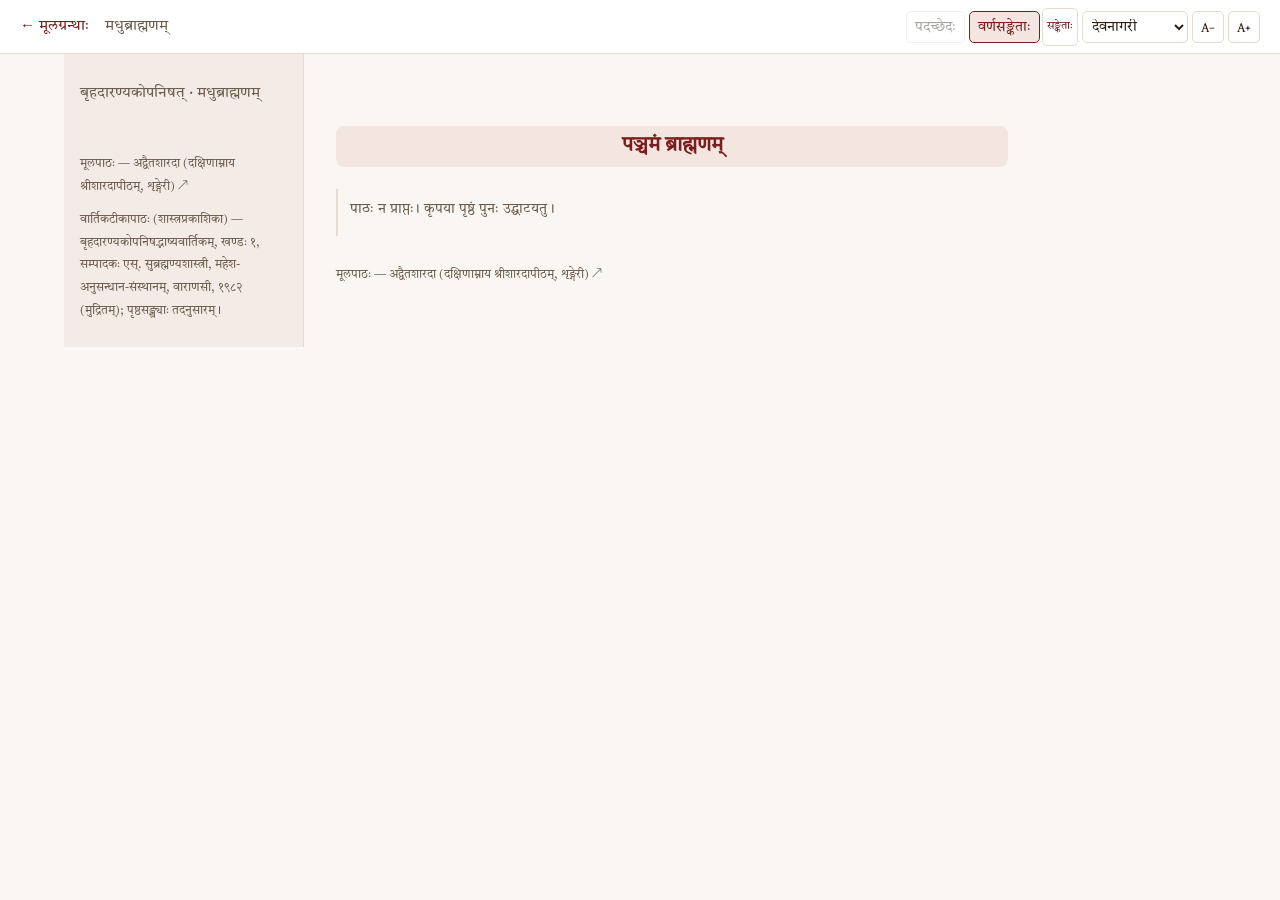
<file: madhu/units/BU.2.5.0/index.html>
<!doctype html>
<html lang="sa">
<head><base href="../../">
<meta charset="utf-8"><meta name="viewport" content="width=device-width,initial-scale=1">
<meta name="robots" content="noindex,nofollow,noarchive,nosnippet">
<meta name="description" content="मधुब्राह्मणस्य मूलपाठः, शाङ्करभाष्यम्, सरलसंस्कृताध्ययनसाहाय्यं च।">
<title>मधुब्राह्मणभाष्याध्ययनम्</title>
<link rel="stylesheet" href="style.css"><link rel="stylesheet" href="reader.css"><link rel="stylesheet" href="maitreyi.css">
<script src="vendor/sanscript-1.3.3.js" defer></script><script src="script-display.js" defer></script><script src="live-source.js" defer></script><script src="unit-reader.js" defer></script><script src="maitreyi-reader.js" defer></script>
</head>
<body class="maitreyi paged-reading" data-scope="2.5" data-heading="BR_C02_S05" data-colophon="BR_C02_S05_E011" data-study-transliterate data-unit-route="2.5.0">
<a class="skip" href="#reading">पाठं प्रति गच्छतु</a>
<header class="topbar"><div class="topbar-inner">
<button id="menu" class="icon menu-button" aria-label="अनुक्रमणिका" aria-controls="sidebar" aria-expanded="false">☰</button>
<a href="../" class="archive-back">← मूलग्रन्थाः</a><span class="page-name">मधुब्राह्मणम्</span>
<div class="tools" aria-label="पठनविकल्पाः">
<button id="padaccheda-toggle" aria-pressed="false" disabled>पदच्छेदः</button>
<div class="color-control"><button id="color-toggle" aria-pressed="true" aria-describedby="color-key">वर्णसङ्केताः</button><details id="color-legend"><summary class="legend-button" title="वर्णानाम् अर्थः"><span class="legend-swatch" aria-hidden="true"></span>सङ्केताः</summary><div id="color-key" role="note"></div></details></div>
<select id="script" aria-label="लिपिः" data-no-transliterate><option value="devanagari">देवनागरी</option><option value="iast" lang="en">IAST</option><option value="kannada" lang="kn">ಕನ್ನಡ</option><option value="telugu" lang="te">తెలుగు</option><option value="tamil" lang="ta">தமிழ்</option><option value="malayalam" lang="ml">മലയാളം</option></select>
<button id="size-down" aria-label="अक्षराणि लघूनि क्रियन्ताम्" lang="en" data-no-transliterate>A−</button><button id="size-up" aria-label="अक्षराणि वर्धन्ताम्" lang="en" data-no-transliterate>A+</button>
</div></div></header>
<div class="layout"><aside id="sidebar" class="sidebar" aria-label="अनुक्रमणिका"><div class="side-inner">
<p class="side-title">बृहदारण्यकोपनिषत् · मधुब्राह्मणम्</p><nav id="lesson-list" class="lesson-list" aria-label="पाठाः"></nav>
<p class="source-credit"><a href="https://advaitasharada.sringeri.net/read/brihadaranyaka-bhashya/2/#BR_C02_S05" target="_blank" rel="noopener">मूलपाठः — अद्वैतशारदा (दक्षिणाम्नाय श्रीशारदापीठम्, शृङ्गेरी) ↗</a></p>
<p class="source-credit print-credit">वार्तिकटीकापाठः (शास्त्रप्रकाशिका) — बृहदारण्यकोपनिषद्भाष्यवार्तिकम्, खण्डः १, सम्पादकः एस्. सुब्रह्मण्यशास्त्री, महेश-अनुसन्धान-संस्थानम्, वाराणसी, १९८२ (मुद्रितम्); पृष्ठसङ्ख्याः तदनुसारम्।</p>
</div></aside>
<main id="reading" tabindex="-1"><h1 class="brahmana-heading" id="BR_C02_S05">पञ्चमं ब्राह्मणम्</h1><div id="source-status" role="status"><p>अद्वैतशारदायाः पाठः आनीयते…</p></div><div id="lesson-content"></div><p class="source-credit"><a href="https://advaitasharada.sringeri.net/read/brihadaranyaka-bhashya/2/#BR_C02_S05" target="_blank" rel="noopener">मूलपाठः — अद्वैतशारदा (दक्षिणाम्नाय श्रीशारदापीठम्, शृङ्गेरी) ↗</a></p></main></div>
<section id="study-dialog" class="study-drawer" hidden role="region" aria-labelledby="study-title"><div class="drawer-heading"><h2 id="study-title">अध्ययनसाहाय्यम्</h2><button id="study-close" class="icon" aria-label="अध्ययनसाहाय्यस्य पिधानम्">✕</button></div><div id="drawer-content" class="drawer-body" data-study-transliterate></div></section>
<noscript><p class="source-credit"><a href="https://advaitasharada.sringeri.net/read/brihadaranyaka-bhashya/2/#BR_C02_S05">अद्वैतशारदायां मूलपाठः पठनीयः ↗</a></p></noscript>
</body></html>
</file>
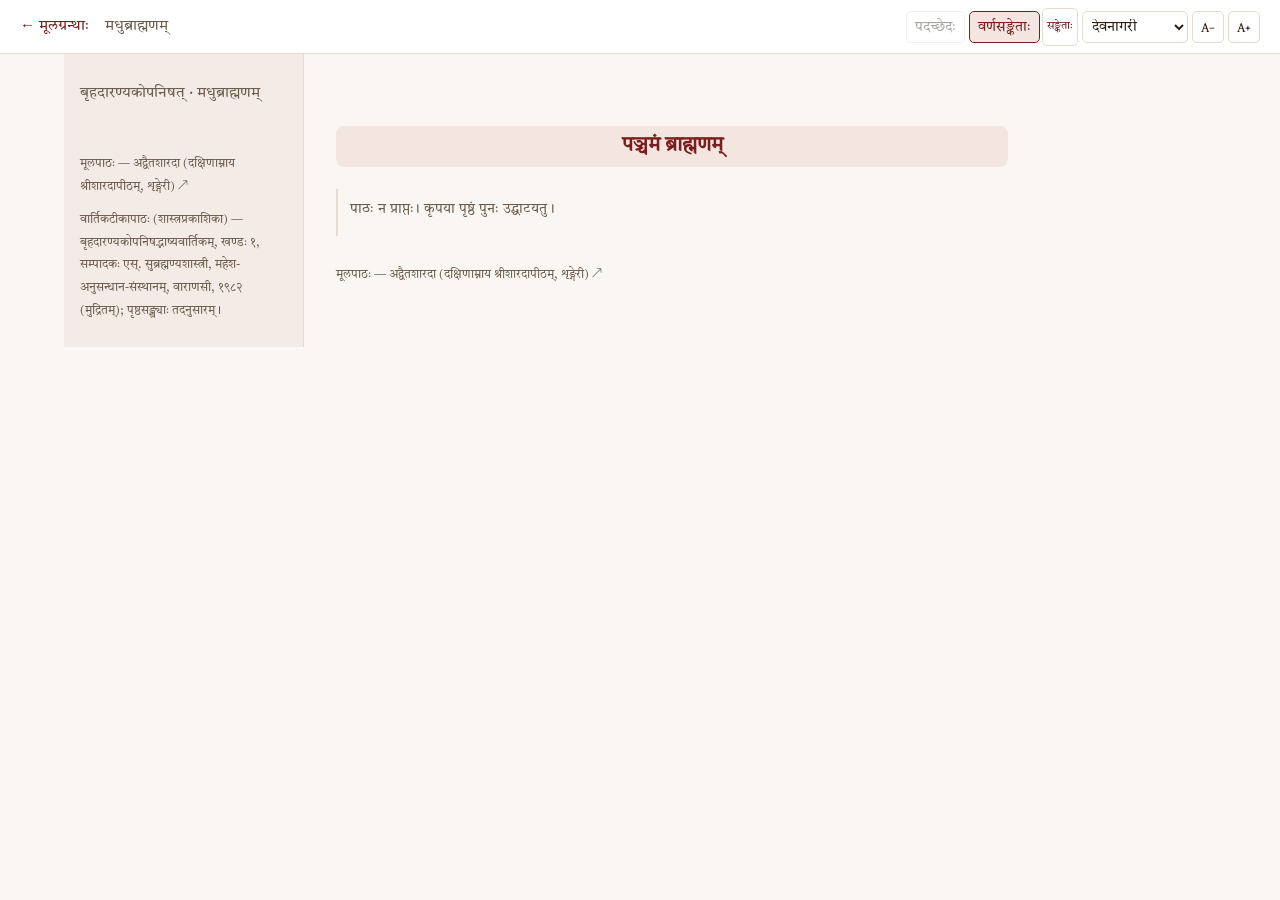
<file: madhu/units/BU.2.5.1/index.html>
<!doctype html>
<html lang="sa">
<head><base href="../../">
<meta charset="utf-8"><meta name="viewport" content="width=device-width,initial-scale=1">
<meta name="robots" content="noindex,nofollow,noarchive,nosnippet">
<meta name="description" content="मधुब्राह्मणस्य मूलपाठः, शाङ्करभाष्यम्, सरलसंस्कृताध्ययनसाहाय्यं च।">
<title>मधुब्राह्मणभाष्याध्ययनम्</title>
<link rel="stylesheet" href="style.css"><link rel="stylesheet" href="reader.css"><link rel="stylesheet" href="maitreyi.css">
<script src="vendor/sanscript-1.3.3.js" defer></script><script src="script-display.js" defer></script><script src="live-source.js" defer></script><script src="unit-reader.js" defer></script><script src="maitreyi-reader.js" defer></script>
</head>
<body class="maitreyi paged-reading" data-scope="2.5" data-heading="BR_C02_S05" data-colophon="BR_C02_S05_E011" data-study-transliterate data-unit-route="2.5.1">
<a class="skip" href="#reading">पाठं प्रति गच्छतु</a>
<header class="topbar"><div class="topbar-inner">
<button id="menu" class="icon menu-button" aria-label="अनुक्रमणिका" aria-controls="sidebar" aria-expanded="false">☰</button>
<a href="../" class="archive-back">← मूलग्रन्थाः</a><span class="page-name">मधुब्राह्मणम्</span>
<div class="tools" aria-label="पठनविकल्पाः">
<button id="padaccheda-toggle" aria-pressed="false" disabled>पदच्छेदः</button>
<div class="color-control"><button id="color-toggle" aria-pressed="true" aria-describedby="color-key">वर्णसङ्केताः</button><details id="color-legend"><summary class="legend-button" title="वर्णानाम् अर्थः"><span class="legend-swatch" aria-hidden="true"></span>सङ्केताः</summary><div id="color-key" role="note"></div></details></div>
<select id="script" aria-label="लिपिः" data-no-transliterate><option value="devanagari">देवनागरी</option><option value="iast" lang="en">IAST</option><option value="kannada" lang="kn">ಕನ್ನಡ</option><option value="telugu" lang="te">తెలుగు</option><option value="tamil" lang="ta">தமிழ்</option><option value="malayalam" lang="ml">മലയാളം</option></select>
<button id="size-down" aria-label="अक्षराणि लघूनि क्रियन्ताम्" lang="en" data-no-transliterate>A−</button><button id="size-up" aria-label="अक्षराणि वर्धन्ताम्" lang="en" data-no-transliterate>A+</button>
</div></div></header>
<div class="layout"><aside id="sidebar" class="sidebar" aria-label="अनुक्रमणिका"><div class="side-inner">
<p class="side-title">बृहदारण्यकोपनिषत् · मधुब्राह्मणम्</p><nav id="lesson-list" class="lesson-list" aria-label="पाठाः"></nav>
<p class="source-credit"><a href="https://advaitasharada.sringeri.net/read/brihadaranyaka-bhashya/2/#BR_C02_S05" target="_blank" rel="noopener">मूलपाठः — अद्वैतशारदा (दक्षिणाम्नाय श्रीशारदापीठम्, शृङ्गेरी) ↗</a></p>
<p class="source-credit print-credit">वार्तिकटीकापाठः (शास्त्रप्रकाशिका) — बृहदारण्यकोपनिषद्भाष्यवार्तिकम्, खण्डः १, सम्पादकः एस्. सुब्रह्मण्यशास्त्री, महेश-अनुसन्धान-संस्थानम्, वाराणसी, १९८२ (मुद्रितम्); पृष्ठसङ्ख्याः तदनुसारम्।</p>
</div></aside>
<main id="reading" tabindex="-1"><h1 class="brahmana-heading" id="BR_C02_S05">पञ्चमं ब्राह्मणम्</h1><div id="source-status" role="status"><p>अद्वैतशारदायाः पाठः आनीयते…</p></div><div id="lesson-content"></div><p class="source-credit"><a href="https://advaitasharada.sringeri.net/read/brihadaranyaka-bhashya/2/#BR_C02_S05" target="_blank" rel="noopener">मूलपाठः — अद्वैतशारदा (दक्षिणाम्नाय श्रीशारदापीठम्, शृङ्गेरी) ↗</a></p></main></div>
<section id="study-dialog" class="study-drawer" hidden role="region" aria-labelledby="study-title"><div class="drawer-heading"><h2 id="study-title">अध्ययनसाहाय्यम्</h2><button id="study-close" class="icon" aria-label="अध्ययनसाहाय्यस्य पिधानम्">✕</button></div><div id="drawer-content" class="drawer-body" data-study-transliterate></div></section>
<noscript><p class="source-credit"><a href="https://advaitasharada.sringeri.net/read/brihadaranyaka-bhashya/2/#BR_C02_S05">अद्वैतशारदायां मूलपाठः पठनीयः ↗</a></p></noscript>
</body></html>
</file>
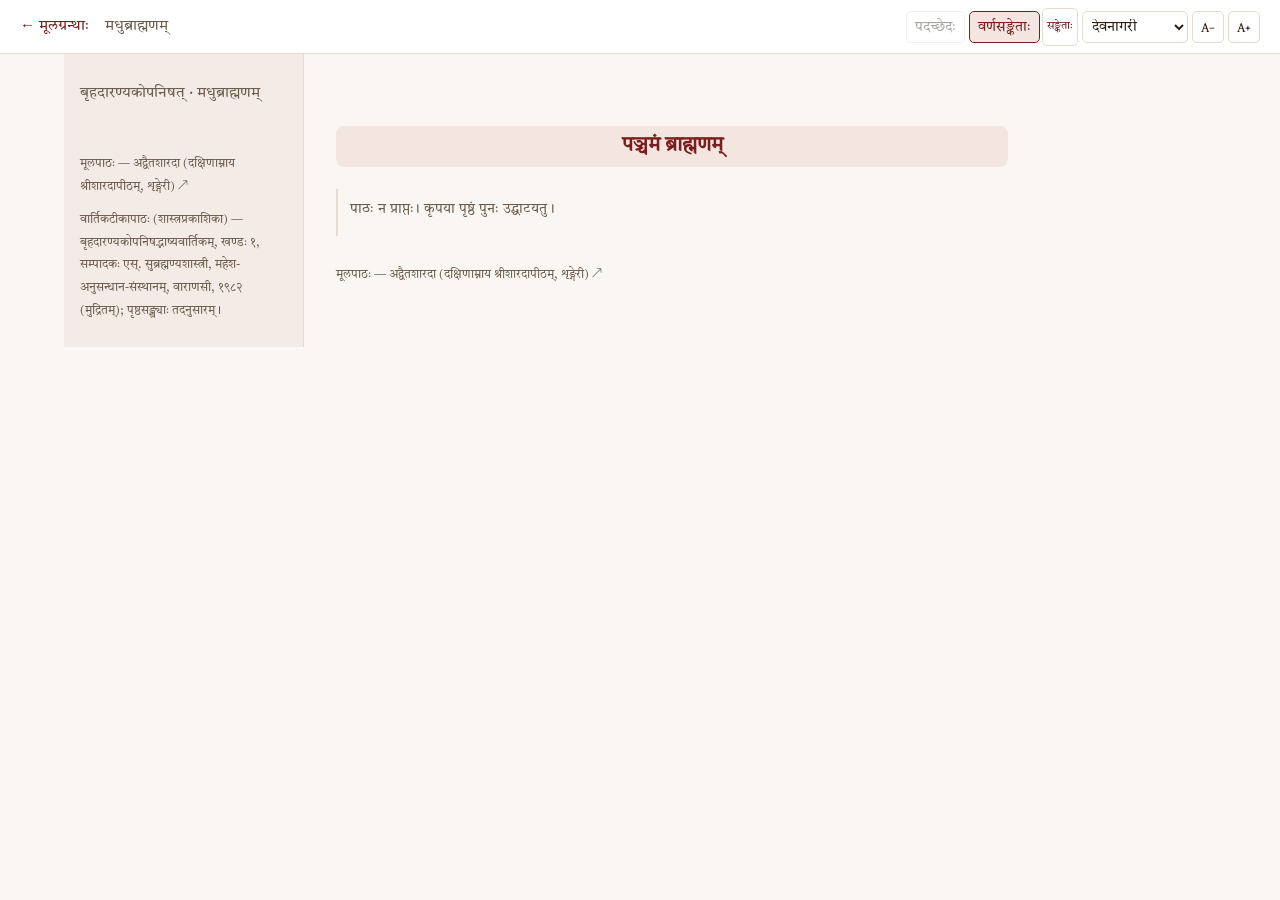
<file: madhu/units/BU.2.5.10/index.html>
<!doctype html>
<html lang="sa">
<head><base href="../../">
<meta charset="utf-8"><meta name="viewport" content="width=device-width,initial-scale=1">
<meta name="robots" content="noindex,nofollow,noarchive,nosnippet">
<meta name="description" content="मधुब्राह्मणस्य मूलपाठः, शाङ्करभाष्यम्, सरलसंस्कृताध्ययनसाहाय्यं च।">
<title>मधुब्राह्मणभाष्याध्ययनम्</title>
<link rel="stylesheet" href="style.css"><link rel="stylesheet" href="reader.css"><link rel="stylesheet" href="maitreyi.css">
<script src="vendor/sanscript-1.3.3.js" defer></script><script src="script-display.js" defer></script><script src="live-source.js" defer></script><script src="unit-reader.js" defer></script><script src="maitreyi-reader.js" defer></script>
</head>
<body class="maitreyi paged-reading" data-scope="2.5" data-heading="BR_C02_S05" data-colophon="BR_C02_S05_E011" data-study-transliterate data-unit-route="2.5.10">
<a class="skip" href="#reading">पाठं प्रति गच्छतु</a>
<header class="topbar"><div class="topbar-inner">
<button id="menu" class="icon menu-button" aria-label="अनुक्रमणिका" aria-controls="sidebar" aria-expanded="false">☰</button>
<a href="../" class="archive-back">← मूलग्रन्थाः</a><span class="page-name">मधुब्राह्मणम्</span>
<div class="tools" aria-label="पठनविकल्पाः">
<button id="padaccheda-toggle" aria-pressed="false" disabled>पदच्छेदः</button>
<div class="color-control"><button id="color-toggle" aria-pressed="true" aria-describedby="color-key">वर्णसङ्केताः</button><details id="color-legend"><summary class="legend-button" title="वर्णानाम् अर्थः"><span class="legend-swatch" aria-hidden="true"></span>सङ्केताः</summary><div id="color-key" role="note"></div></details></div>
<select id="script" aria-label="लिपिः" data-no-transliterate><option value="devanagari">देवनागरी</option><option value="iast" lang="en">IAST</option><option value="kannada" lang="kn">ಕನ್ನಡ</option><option value="telugu" lang="te">తెలుగు</option><option value="tamil" lang="ta">தமிழ்</option><option value="malayalam" lang="ml">മലയാളം</option></select>
<button id="size-down" aria-label="अक्षराणि लघूनि क्रियन्ताम्" lang="en" data-no-transliterate>A−</button><button id="size-up" aria-label="अक्षराणि वर्धन्ताम्" lang="en" data-no-transliterate>A+</button>
</div></div></header>
<div class="layout"><aside id="sidebar" class="sidebar" aria-label="अनुक्रमणिका"><div class="side-inner">
<p class="side-title">बृहदारण्यकोपनिषत् · मधुब्राह्मणम्</p><nav id="lesson-list" class="lesson-list" aria-label="पाठाः"></nav>
<p class="source-credit"><a href="https://advaitasharada.sringeri.net/read/brihadaranyaka-bhashya/2/#BR_C02_S05" target="_blank" rel="noopener">मूलपाठः — अद्वैतशारदा (दक्षिणाम्नाय श्रीशारदापीठम्, शृङ्गेरी) ↗</a></p>
<p class="source-credit print-credit">वार्तिकटीकापाठः (शास्त्रप्रकाशिका) — बृहदारण्यकोपनिषद्भाष्यवार्तिकम्, खण्डः १, सम्पादकः एस्. सुब्रह्मण्यशास्त्री, महेश-अनुसन्धान-संस्थानम्, वाराणसी, १९८२ (मुद्रितम्); पृष्ठसङ्ख्याः तदनुसारम्।</p>
</div></aside>
<main id="reading" tabindex="-1"><h1 class="brahmana-heading" id="BR_C02_S05">पञ्चमं ब्राह्मणम्</h1><div id="source-status" role="status"><p>अद्वैतशारदायाः पाठः आनीयते…</p></div><div id="lesson-content"></div><p class="source-credit"><a href="https://advaitasharada.sringeri.net/read/brihadaranyaka-bhashya/2/#BR_C02_S05" target="_blank" rel="noopener">मूलपाठः — अद्वैतशारदा (दक्षिणाम्नाय श्रीशारदापीठम्, शृङ्गेरी) ↗</a></p></main></div>
<section id="study-dialog" class="study-drawer" hidden role="region" aria-labelledby="study-title"><div class="drawer-heading"><h2 id="study-title">अध्ययनसाहाय्यम्</h2><button id="study-close" class="icon" aria-label="अध्ययनसाहाय्यस्य पिधानम्">✕</button></div><div id="drawer-content" class="drawer-body" data-study-transliterate></div></section>
<noscript><p class="source-credit"><a href="https://advaitasharada.sringeri.net/read/brihadaranyaka-bhashya/2/#BR_C02_S05">अद्वैतशारदायां मूलपाठः पठनीयः ↗</a></p></noscript>
</body></html>
</file>
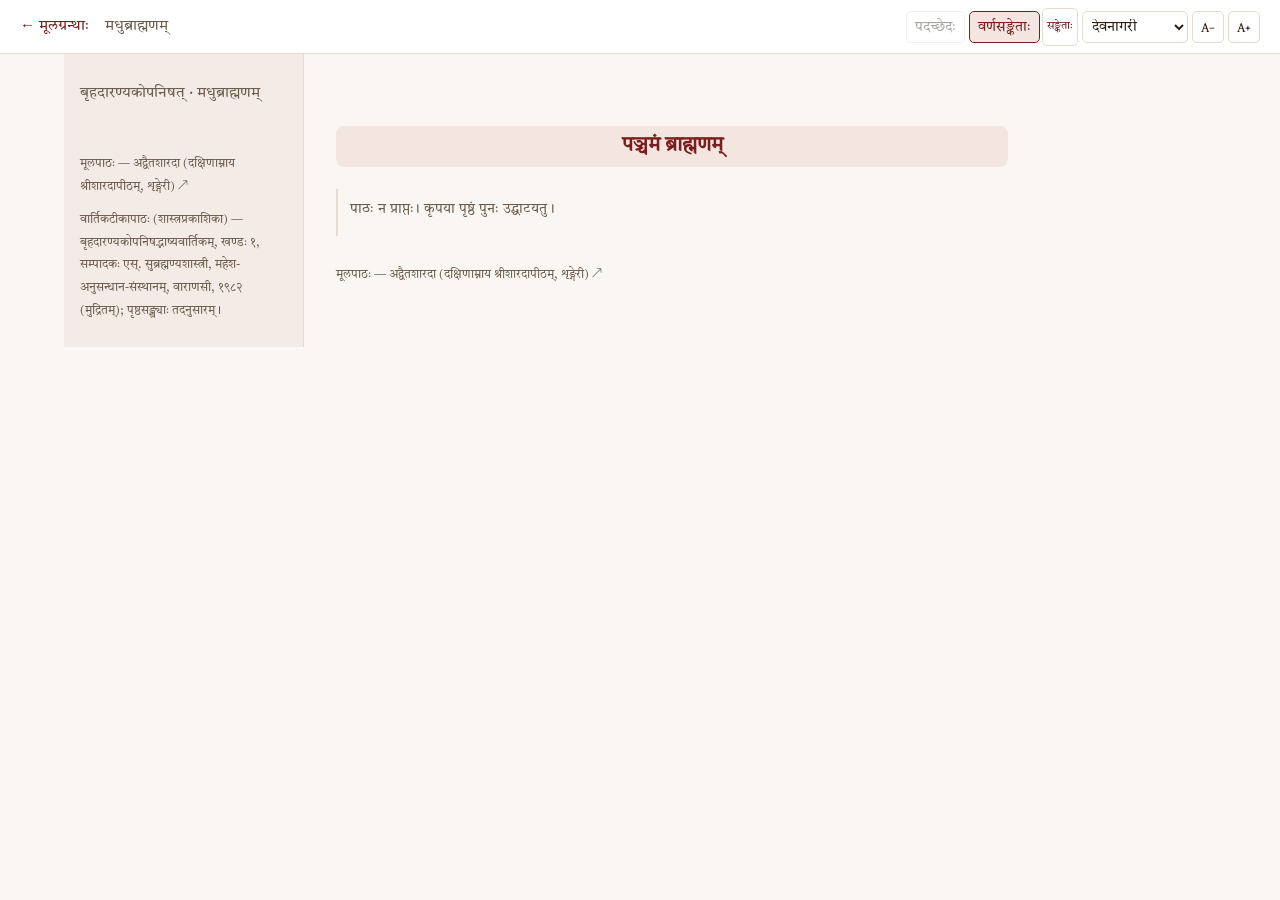
<file: madhu/units/BU.2.5.11/index.html>
<!doctype html>
<html lang="sa">
<head><base href="../../">
<meta charset="utf-8"><meta name="viewport" content="width=device-width,initial-scale=1">
<meta name="robots" content="noindex,nofollow,noarchive,nosnippet">
<meta name="description" content="मधुब्राह्मणस्य मूलपाठः, शाङ्करभाष्यम्, सरलसंस्कृताध्ययनसाहाय्यं च।">
<title>मधुब्राह्मणभाष्याध्ययनम्</title>
<link rel="stylesheet" href="style.css"><link rel="stylesheet" href="reader.css"><link rel="stylesheet" href="maitreyi.css">
<script src="vendor/sanscript-1.3.3.js" defer></script><script src="script-display.js" defer></script><script src="live-source.js" defer></script><script src="unit-reader.js" defer></script><script src="maitreyi-reader.js" defer></script>
</head>
<body class="maitreyi paged-reading" data-scope="2.5" data-heading="BR_C02_S05" data-colophon="BR_C02_S05_E011" data-study-transliterate data-unit-route="2.5.11">
<a class="skip" href="#reading">पाठं प्रति गच्छतु</a>
<header class="topbar"><div class="topbar-inner">
<button id="menu" class="icon menu-button" aria-label="अनुक्रमणिका" aria-controls="sidebar" aria-expanded="false">☰</button>
<a href="../" class="archive-back">← मूलग्रन्थाः</a><span class="page-name">मधुब्राह्मणम्</span>
<div class="tools" aria-label="पठनविकल्पाः">
<button id="padaccheda-toggle" aria-pressed="false" disabled>पदच्छेदः</button>
<div class="color-control"><button id="color-toggle" aria-pressed="true" aria-describedby="color-key">वर्णसङ्केताः</button><details id="color-legend"><summary class="legend-button" title="वर्णानाम् अर्थः"><span class="legend-swatch" aria-hidden="true"></span>सङ्केताः</summary><div id="color-key" role="note"></div></details></div>
<select id="script" aria-label="लिपिः" data-no-transliterate><option value="devanagari">देवनागरी</option><option value="iast" lang="en">IAST</option><option value="kannada" lang="kn">ಕನ್ನಡ</option><option value="telugu" lang="te">తెలుగు</option><option value="tamil" lang="ta">தமிழ்</option><option value="malayalam" lang="ml">മലയാളം</option></select>
<button id="size-down" aria-label="अक्षराणि लघूनि क्रियन्ताम्" lang="en" data-no-transliterate>A−</button><button id="size-up" aria-label="अक्षराणि वर्धन्ताम्" lang="en" data-no-transliterate>A+</button>
</div></div></header>
<div class="layout"><aside id="sidebar" class="sidebar" aria-label="अनुक्रमणिका"><div class="side-inner">
<p class="side-title">बृहदारण्यकोपनिषत् · मधुब्राह्मणम्</p><nav id="lesson-list" class="lesson-list" aria-label="पाठाः"></nav>
<p class="source-credit"><a href="https://advaitasharada.sringeri.net/read/brihadaranyaka-bhashya/2/#BR_C02_S05" target="_blank" rel="noopener">मूलपाठः — अद्वैतशारदा (दक्षिणाम्नाय श्रीशारदापीठम्, शृङ्गेरी) ↗</a></p>
<p class="source-credit print-credit">वार्तिकटीकापाठः (शास्त्रप्रकाशिका) — बृहदारण्यकोपनिषद्भाष्यवार्तिकम्, खण्डः १, सम्पादकः एस्. सुब्रह्मण्यशास्त्री, महेश-अनुसन्धान-संस्थानम्, वाराणसी, १९८२ (मुद्रितम्); पृष्ठसङ्ख्याः तदनुसारम्।</p>
</div></aside>
<main id="reading" tabindex="-1"><h1 class="brahmana-heading" id="BR_C02_S05">पञ्चमं ब्राह्मणम्</h1><div id="source-status" role="status"><p>अद्वैतशारदायाः पाठः आनीयते…</p></div><div id="lesson-content"></div><p class="source-credit"><a href="https://advaitasharada.sringeri.net/read/brihadaranyaka-bhashya/2/#BR_C02_S05" target="_blank" rel="noopener">मूलपाठः — अद्वैतशारदा (दक्षिणाम्नाय श्रीशारदापीठम्, शृङ्गेरी) ↗</a></p></main></div>
<section id="study-dialog" class="study-drawer" hidden role="region" aria-labelledby="study-title"><div class="drawer-heading"><h2 id="study-title">अध्ययनसाहाय्यम्</h2><button id="study-close" class="icon" aria-label="अध्ययनसाहाय्यस्य पिधानम्">✕</button></div><div id="drawer-content" class="drawer-body" data-study-transliterate></div></section>
<noscript><p class="source-credit"><a href="https://advaitasharada.sringeri.net/read/brihadaranyaka-bhashya/2/#BR_C02_S05">अद्वैतशारदायां मूलपाठः पठनीयः ↗</a></p></noscript>
</body></html>
</file>
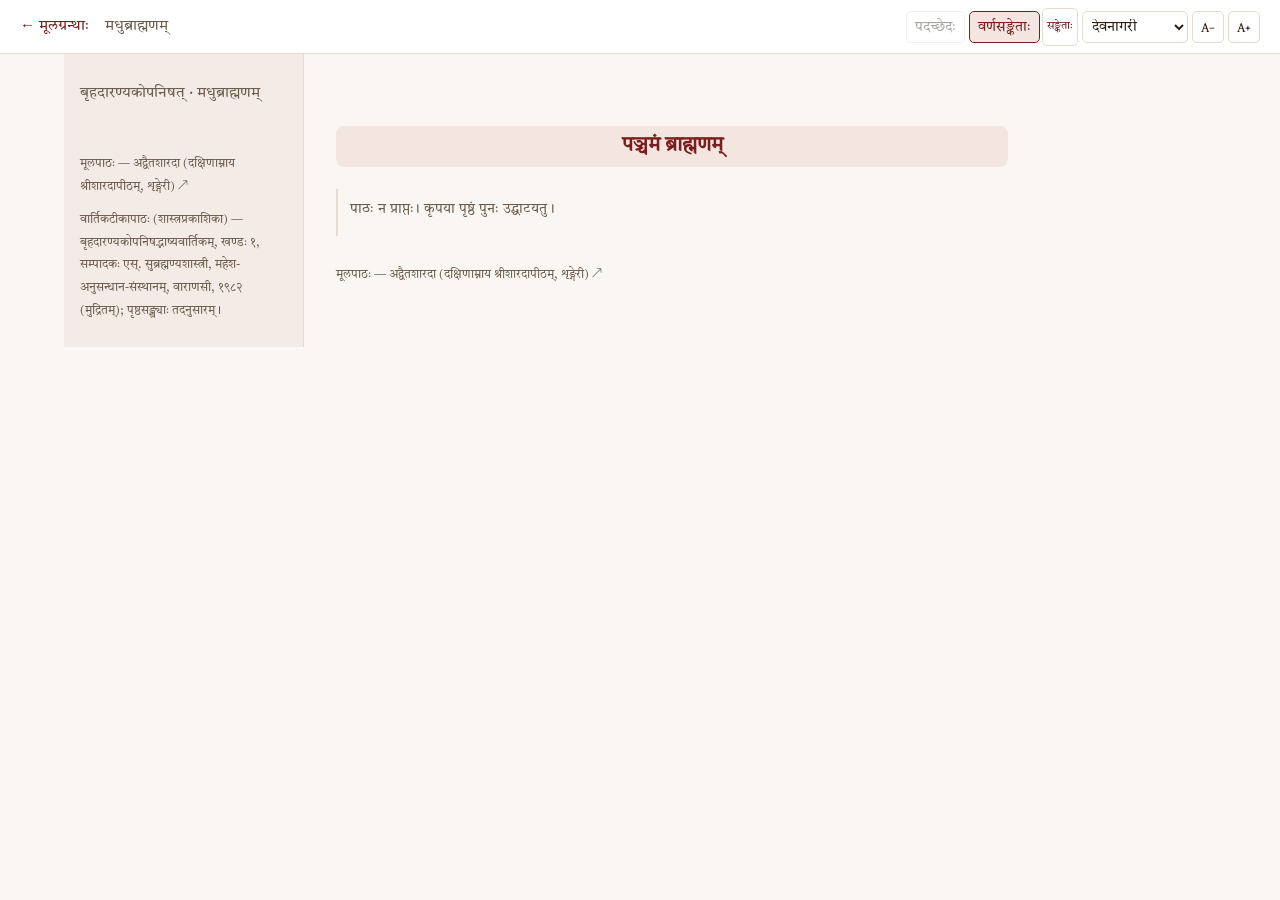
<file: madhu/units/BU.2.5.12/index.html>
<!doctype html>
<html lang="sa">
<head><base href="../../">
<meta charset="utf-8"><meta name="viewport" content="width=device-width,initial-scale=1">
<meta name="robots" content="noindex,nofollow,noarchive,nosnippet">
<meta name="description" content="मधुब्राह्मणस्य मूलपाठः, शाङ्करभाष्यम्, सरलसंस्कृताध्ययनसाहाय्यं च।">
<title>मधुब्राह्मणभाष्याध्ययनम्</title>
<link rel="stylesheet" href="style.css"><link rel="stylesheet" href="reader.css"><link rel="stylesheet" href="maitreyi.css">
<script src="vendor/sanscript-1.3.3.js" defer></script><script src="script-display.js" defer></script><script src="live-source.js" defer></script><script src="unit-reader.js" defer></script><script src="maitreyi-reader.js" defer></script>
</head>
<body class="maitreyi paged-reading" data-scope="2.5" data-heading="BR_C02_S05" data-colophon="BR_C02_S05_E011" data-study-transliterate data-unit-route="2.5.12">
<a class="skip" href="#reading">पाठं प्रति गच्छतु</a>
<header class="topbar"><div class="topbar-inner">
<button id="menu" class="icon menu-button" aria-label="अनुक्रमणिका" aria-controls="sidebar" aria-expanded="false">☰</button>
<a href="../" class="archive-back">← मूलग्रन्थाः</a><span class="page-name">मधुब्राह्मणम्</span>
<div class="tools" aria-label="पठनविकल्पाः">
<button id="padaccheda-toggle" aria-pressed="false" disabled>पदच्छेदः</button>
<div class="color-control"><button id="color-toggle" aria-pressed="true" aria-describedby="color-key">वर्णसङ्केताः</button><details id="color-legend"><summary class="legend-button" title="वर्णानाम् अर्थः"><span class="legend-swatch" aria-hidden="true"></span>सङ्केताः</summary><div id="color-key" role="note"></div></details></div>
<select id="script" aria-label="लिपिः" data-no-transliterate><option value="devanagari">देवनागरी</option><option value="iast" lang="en">IAST</option><option value="kannada" lang="kn">ಕನ್ನಡ</option><option value="telugu" lang="te">తెలుగు</option><option value="tamil" lang="ta">தமிழ்</option><option value="malayalam" lang="ml">മലയാളം</option></select>
<button id="size-down" aria-label="अक्षराणि लघूनि क्रियन्ताम्" lang="en" data-no-transliterate>A−</button><button id="size-up" aria-label="अक्षराणि वर्धन्ताम्" lang="en" data-no-transliterate>A+</button>
</div></div></header>
<div class="layout"><aside id="sidebar" class="sidebar" aria-label="अनुक्रमणिका"><div class="side-inner">
<p class="side-title">बृहदारण्यकोपनिषत् · मधुब्राह्मणम्</p><nav id="lesson-list" class="lesson-list" aria-label="पाठाः"></nav>
<p class="source-credit"><a href="https://advaitasharada.sringeri.net/read/brihadaranyaka-bhashya/2/#BR_C02_S05" target="_blank" rel="noopener">मूलपाठः — अद्वैतशारदा (दक्षिणाम्नाय श्रीशारदापीठम्, शृङ्गेरी) ↗</a></p>
<p class="source-credit print-credit">वार्तिकटीकापाठः (शास्त्रप्रकाशिका) — बृहदारण्यकोपनिषद्भाष्यवार्तिकम्, खण्डः १, सम्पादकः एस्. सुब्रह्मण्यशास्त्री, महेश-अनुसन्धान-संस्थानम्, वाराणसी, १९८२ (मुद्रितम्); पृष्ठसङ्ख्याः तदनुसारम्।</p>
</div></aside>
<main id="reading" tabindex="-1"><h1 class="brahmana-heading" id="BR_C02_S05">पञ्चमं ब्राह्मणम्</h1><div id="source-status" role="status"><p>अद्वैतशारदायाः पाठः आनीयते…</p></div><div id="lesson-content"></div><p class="source-credit"><a href="https://advaitasharada.sringeri.net/read/brihadaranyaka-bhashya/2/#BR_C02_S05" target="_blank" rel="noopener">मूलपाठः — अद्वैतशारदा (दक्षिणाम्नाय श्रीशारदापीठम्, शृङ्गेरी) ↗</a></p></main></div>
<section id="study-dialog" class="study-drawer" hidden role="region" aria-labelledby="study-title"><div class="drawer-heading"><h2 id="study-title">अध्ययनसाहाय्यम्</h2><button id="study-close" class="icon" aria-label="अध्ययनसाहाय्यस्य पिधानम्">✕</button></div><div id="drawer-content" class="drawer-body" data-study-transliterate></div></section>
<noscript><p class="source-credit"><a href="https://advaitasharada.sringeri.net/read/brihadaranyaka-bhashya/2/#BR_C02_S05">अद्वैतशारदायां मूलपाठः पठनीयः ↗</a></p></noscript>
</body></html>
</file>
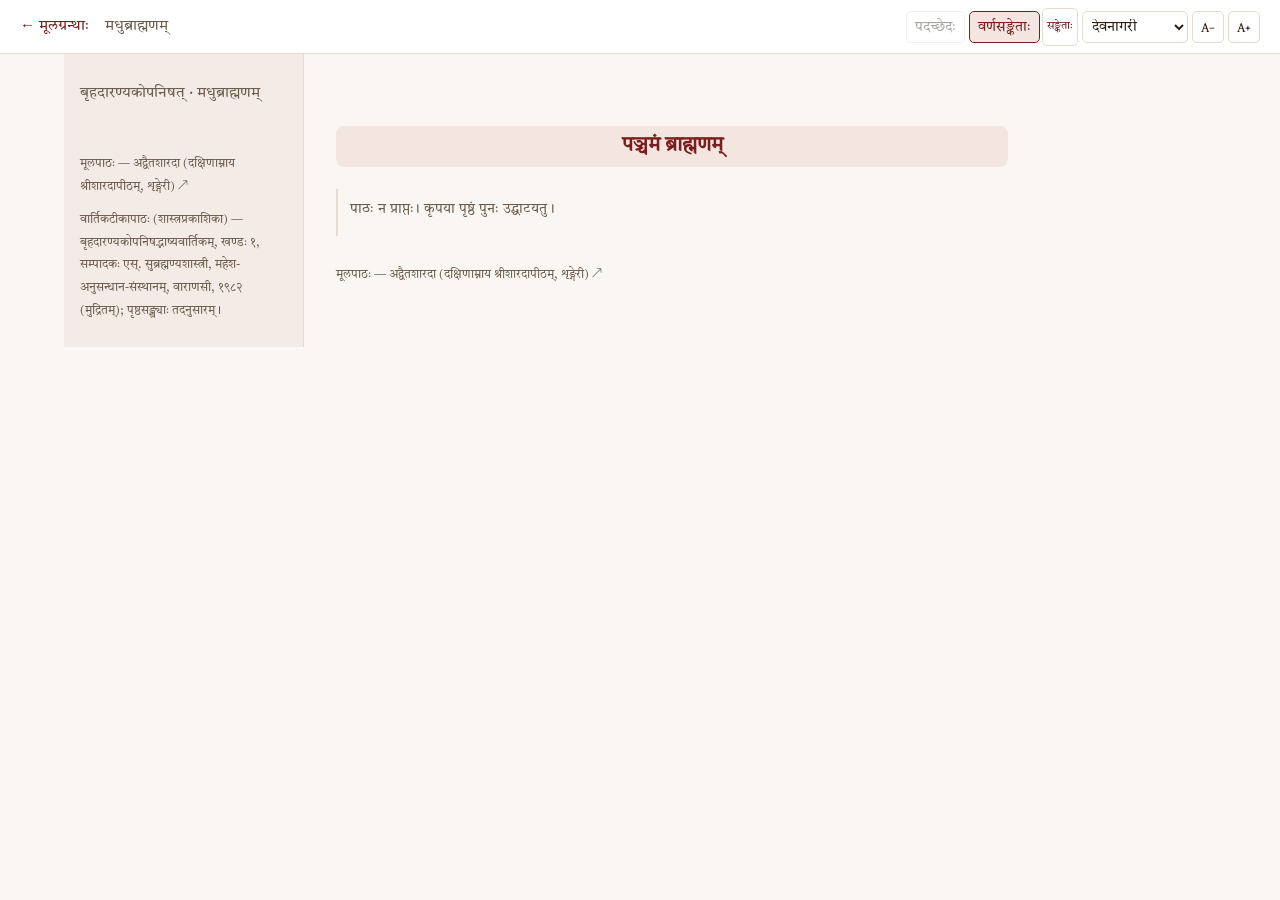
<file: madhu/units/BU.2.5.13/index.html>
<!doctype html>
<html lang="sa">
<head><base href="../../">
<meta charset="utf-8"><meta name="viewport" content="width=device-width,initial-scale=1">
<meta name="robots" content="noindex,nofollow,noarchive,nosnippet">
<meta name="description" content="मधुब्राह्मणस्य मूलपाठः, शाङ्करभाष्यम्, सरलसंस्कृताध्ययनसाहाय्यं च।">
<title>मधुब्राह्मणभाष्याध्ययनम्</title>
<link rel="stylesheet" href="style.css"><link rel="stylesheet" href="reader.css"><link rel="stylesheet" href="maitreyi.css">
<script src="vendor/sanscript-1.3.3.js" defer></script><script src="script-display.js" defer></script><script src="live-source.js" defer></script><script src="unit-reader.js" defer></script><script src="maitreyi-reader.js" defer></script>
</head>
<body class="maitreyi paged-reading" data-scope="2.5" data-heading="BR_C02_S05" data-colophon="BR_C02_S05_E011" data-study-transliterate data-unit-route="2.5.13">
<a class="skip" href="#reading">पाठं प्रति गच्छतु</a>
<header class="topbar"><div class="topbar-inner">
<button id="menu" class="icon menu-button" aria-label="अनुक्रमणिका" aria-controls="sidebar" aria-expanded="false">☰</button>
<a href="../" class="archive-back">← मूलग्रन्थाः</a><span class="page-name">मधुब्राह्मणम्</span>
<div class="tools" aria-label="पठनविकल्पाः">
<button id="padaccheda-toggle" aria-pressed="false" disabled>पदच्छेदः</button>
<div class="color-control"><button id="color-toggle" aria-pressed="true" aria-describedby="color-key">वर्णसङ्केताः</button><details id="color-legend"><summary class="legend-button" title="वर्णानाम् अर्थः"><span class="legend-swatch" aria-hidden="true"></span>सङ्केताः</summary><div id="color-key" role="note"></div></details></div>
<select id="script" aria-label="लिपिः" data-no-transliterate><option value="devanagari">देवनागरी</option><option value="iast" lang="en">IAST</option><option value="kannada" lang="kn">ಕನ್ನಡ</option><option value="telugu" lang="te">తెలుగు</option><option value="tamil" lang="ta">தமிழ்</option><option value="malayalam" lang="ml">മലയാളം</option></select>
<button id="size-down" aria-label="अक्षराणि लघूनि क्रियन्ताम्" lang="en" data-no-transliterate>A−</button><button id="size-up" aria-label="अक्षराणि वर्धन्ताम्" lang="en" data-no-transliterate>A+</button>
</div></div></header>
<div class="layout"><aside id="sidebar" class="sidebar" aria-label="अनुक्रमणिका"><div class="side-inner">
<p class="side-title">बृहदारण्यकोपनिषत् · मधुब्राह्मणम्</p><nav id="lesson-list" class="lesson-list" aria-label="पाठाः"></nav>
<p class="source-credit"><a href="https://advaitasharada.sringeri.net/read/brihadaranyaka-bhashya/2/#BR_C02_S05" target="_blank" rel="noopener">मूलपाठः — अद्वैतशारदा (दक्षिणाम्नाय श्रीशारदापीठम्, शृङ्गेरी) ↗</a></p>
<p class="source-credit print-credit">वार्तिकटीकापाठः (शास्त्रप्रकाशिका) — बृहदारण्यकोपनिषद्भाष्यवार्तिकम्, खण्डः १, सम्पादकः एस्. सुब्रह्मण्यशास्त्री, महेश-अनुसन्धान-संस्थानम्, वाराणसी, १९८२ (मुद्रितम्); पृष्ठसङ्ख्याः तदनुसारम्।</p>
</div></aside>
<main id="reading" tabindex="-1"><h1 class="brahmana-heading" id="BR_C02_S05">पञ्चमं ब्राह्मणम्</h1><div id="source-status" role="status"><p>अद्वैतशारदायाः पाठः आनीयते…</p></div><div id="lesson-content"></div><p class="source-credit"><a href="https://advaitasharada.sringeri.net/read/brihadaranyaka-bhashya/2/#BR_C02_S05" target="_blank" rel="noopener">मूलपाठः — अद्वैतशारदा (दक्षिणाम्नाय श्रीशारदापीठम्, शृङ्गेरी) ↗</a></p></main></div>
<section id="study-dialog" class="study-drawer" hidden role="region" aria-labelledby="study-title"><div class="drawer-heading"><h2 id="study-title">अध्ययनसाहाय्यम्</h2><button id="study-close" class="icon" aria-label="अध्ययनसाहाय्यस्य पिधानम्">✕</button></div><div id="drawer-content" class="drawer-body" data-study-transliterate></div></section>
<noscript><p class="source-credit"><a href="https://advaitasharada.sringeri.net/read/brihadaranyaka-bhashya/2/#BR_C02_S05">अद्वैतशारदायां मूलपाठः पठनीयः ↗</a></p></noscript>
</body></html>
</file>
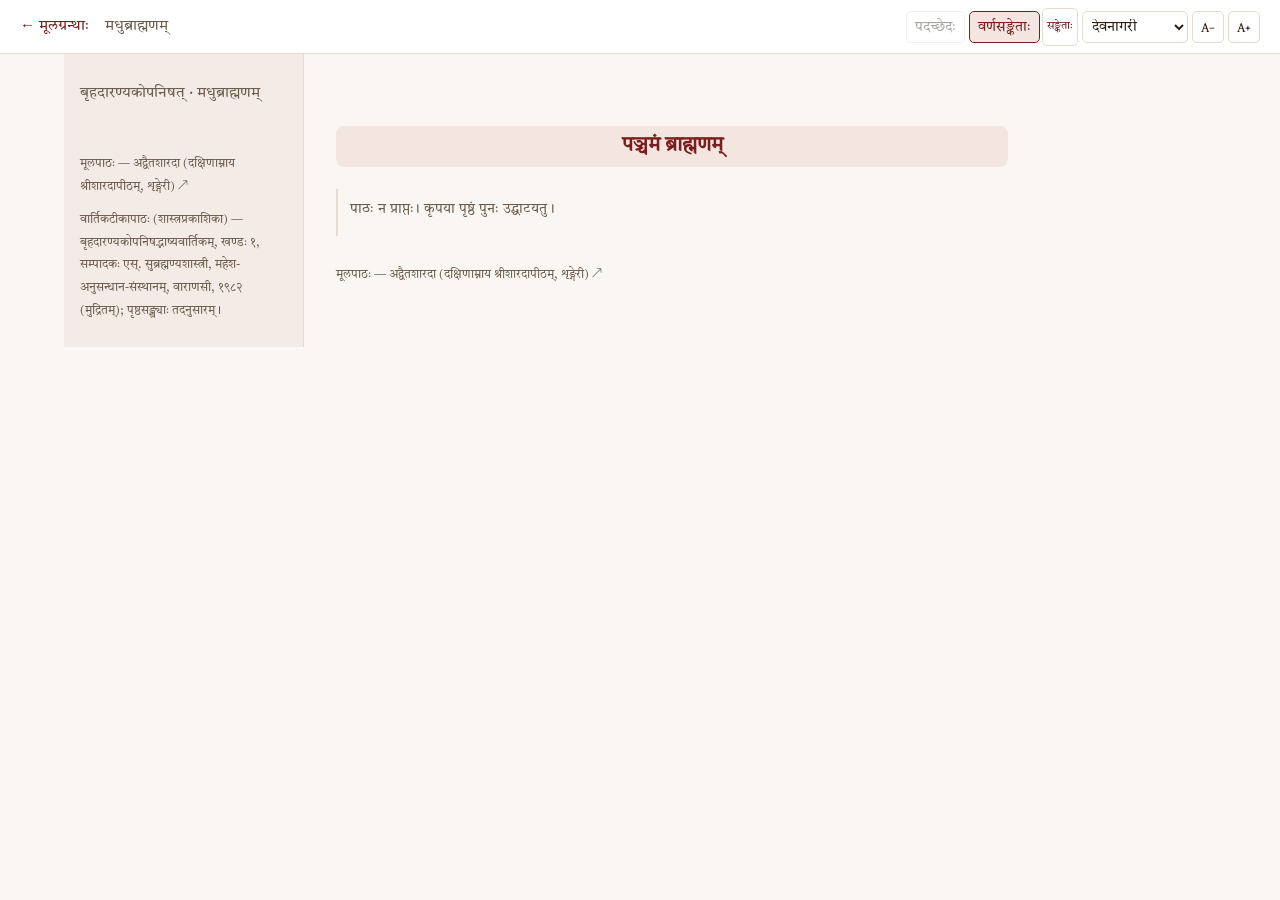
<file: madhu/units/BU.2.5.14/index.html>
<!doctype html>
<html lang="sa">
<head><base href="../../">
<meta charset="utf-8"><meta name="viewport" content="width=device-width,initial-scale=1">
<meta name="robots" content="noindex,nofollow,noarchive,nosnippet">
<meta name="description" content="मधुब्राह्मणस्य मूलपाठः, शाङ्करभाष्यम्, सरलसंस्कृताध्ययनसाहाय्यं च।">
<title>मधुब्राह्मणभाष्याध्ययनम्</title>
<link rel="stylesheet" href="style.css"><link rel="stylesheet" href="reader.css"><link rel="stylesheet" href="maitreyi.css">
<script src="vendor/sanscript-1.3.3.js" defer></script><script src="script-display.js" defer></script><script src="live-source.js" defer></script><script src="unit-reader.js" defer></script><script src="maitreyi-reader.js" defer></script>
</head>
<body class="maitreyi paged-reading" data-scope="2.5" data-heading="BR_C02_S05" data-colophon="BR_C02_S05_E011" data-study-transliterate data-unit-route="2.5.14">
<a class="skip" href="#reading">पाठं प्रति गच्छतु</a>
<header class="topbar"><div class="topbar-inner">
<button id="menu" class="icon menu-button" aria-label="अनुक्रमणिका" aria-controls="sidebar" aria-expanded="false">☰</button>
<a href="../" class="archive-back">← मूलग्रन्थाः</a><span class="page-name">मधुब्राह्मणम्</span>
<div class="tools" aria-label="पठनविकल्पाः">
<button id="padaccheda-toggle" aria-pressed="false" disabled>पदच्छेदः</button>
<div class="color-control"><button id="color-toggle" aria-pressed="true" aria-describedby="color-key">वर्णसङ्केताः</button><details id="color-legend"><summary class="legend-button" title="वर्णानाम् अर्थः"><span class="legend-swatch" aria-hidden="true"></span>सङ्केताः</summary><div id="color-key" role="note"></div></details></div>
<select id="script" aria-label="लिपिः" data-no-transliterate><option value="devanagari">देवनागरी</option><option value="iast" lang="en">IAST</option><option value="kannada" lang="kn">ಕನ್ನಡ</option><option value="telugu" lang="te">తెలుగు</option><option value="tamil" lang="ta">தமிழ்</option><option value="malayalam" lang="ml">മലയാളം</option></select>
<button id="size-down" aria-label="अक्षराणि लघूनि क्रियन्ताम्" lang="en" data-no-transliterate>A−</button><button id="size-up" aria-label="अक्षराणि वर्धन्ताम्" lang="en" data-no-transliterate>A+</button>
</div></div></header>
<div class="layout"><aside id="sidebar" class="sidebar" aria-label="अनुक्रमणिका"><div class="side-inner">
<p class="side-title">बृहदारण्यकोपनिषत् · मधुब्राह्मणम्</p><nav id="lesson-list" class="lesson-list" aria-label="पाठाः"></nav>
<p class="source-credit"><a href="https://advaitasharada.sringeri.net/read/brihadaranyaka-bhashya/2/#BR_C02_S05" target="_blank" rel="noopener">मूलपाठः — अद्वैतशारदा (दक्षिणाम्नाय श्रीशारदापीठम्, शृङ्गेरी) ↗</a></p>
<p class="source-credit print-credit">वार्तिकटीकापाठः (शास्त्रप्रकाशिका) — बृहदारण्यकोपनिषद्भाष्यवार्तिकम्, खण्डः १, सम्पादकः एस्. सुब्रह्मण्यशास्त्री, महेश-अनुसन्धान-संस्थानम्, वाराणसी, १९८२ (मुद्रितम्); पृष्ठसङ्ख्याः तदनुसारम्।</p>
</div></aside>
<main id="reading" tabindex="-1"><h1 class="brahmana-heading" id="BR_C02_S05">पञ्चमं ब्राह्मणम्</h1><div id="source-status" role="status"><p>अद्वैतशारदायाः पाठः आनीयते…</p></div><div id="lesson-content"></div><p class="source-credit"><a href="https://advaitasharada.sringeri.net/read/brihadaranyaka-bhashya/2/#BR_C02_S05" target="_blank" rel="noopener">मूलपाठः — अद्वैतशारदा (दक्षिणाम्नाय श्रीशारदापीठम्, शृङ्गेरी) ↗</a></p></main></div>
<section id="study-dialog" class="study-drawer" hidden role="region" aria-labelledby="study-title"><div class="drawer-heading"><h2 id="study-title">अध्ययनसाहाय्यम्</h2><button id="study-close" class="icon" aria-label="अध्ययनसाहाय्यस्य पिधानम्">✕</button></div><div id="drawer-content" class="drawer-body" data-study-transliterate></div></section>
<noscript><p class="source-credit"><a href="https://advaitasharada.sringeri.net/read/brihadaranyaka-bhashya/2/#BR_C02_S05">अद्वैतशारदायां मूलपाठः पठनीयः ↗</a></p></noscript>
</body></html>
</file>
<file: mandukya-1/fonts.css>
@font-face {font-family:'Tiro Devanagari Sanskrit';font-style:normal;font-weight:400;font-display:swap;src:url(assets/fonts/TiroDevanagariSanskrit-Regular.ttf) format('truetype');}
@font-face {
  font-family: 'Noto Sans Devanagari';
  font-style: normal;
  font-weight: 400;
  font-stretch: normal;
  font-display: swap;
  src: url(assets/fonts/noto-deva-0.ttf) format('truetype');
}
@font-face {
  font-family: 'Noto Sans Devanagari';
  font-style: normal;
  font-weight: 500;
  font-stretch: normal;
  font-display: swap;
  src: url(assets/fonts/noto-deva-1.ttf) format('truetype');
}
@font-face {
  font-family: 'Noto Sans Devanagari';
  font-style: normal;
  font-weight: 600;
  font-stretch: normal;
  font-display: swap;
  src: url(assets/fonts/noto-deva-2.ttf) format('truetype');
}
@font-face {
  font-family: 'Noto Sans Devanagari';
  font-style: normal;
  font-weight: 700;
  font-stretch: normal;
  font-display: swap;
  src: url(assets/fonts/noto-deva-3.ttf) format('truetype');
}
@font-face {
  font-family: 'Noto Serif Devanagari';
  font-style: normal;
  font-weight: 400;
  font-stretch: normal;
  font-display: swap;
  src: url(assets/fonts/noto-deva-4.ttf) format('truetype');
}
@font-face {
  font-family: 'Noto Serif Devanagari';
  font-style: normal;
  font-weight: 500;
  font-stretch: normal;
  font-display: swap;
  src: url(assets/fonts/noto-deva-5.ttf) format('truetype');
}
@font-face {
  font-family: 'Noto Serif Devanagari';
  font-style: normal;
  font-weight: 600;
  font-stretch: normal;
  font-display: swap;
  src: url(assets/fonts/noto-deva-6.ttf) format('truetype');
}
@font-face {
  font-family: 'Noto Serif Devanagari';
  font-style: normal;
  font-weight: 700;
  font-stretch: normal;
  font-display: swap;
  src: url(assets/fonts/noto-deva-7.ttf) format('truetype');
}
</file>
<file: madhu/style.css>
@import url('fonts.css?v=0.3.0');
:root {
  --bg:#faf7f2; --paper:#fdfbf8; --side:#f3eae5; --ink:#2b2118;
  --muted:#796b60; --line:#e4dcd0; --accent:#7a1f1f; --tint:#f1e5df;
  --mula-bg:#f6ece7; --saffron:#b54510; --font-size:20px;
  --shadow:0 15px 45px #2b211821;
}
* { box-sizing:border-box; }
html { scroll-behavior:smooth; scroll-padding-top:74px; }
body { margin:0; color:var(--ink); background:var(--bg); font:400 16px/1.7 'Tiro Devanagari Sanskrit',serif; }
button,input,textarea,select { font:inherit; }
button,a,input,summary,textarea { touch-action:manipulation; }
button { color:inherit; cursor:pointer; background:none; border:0; }
button:disabled { opacity:.4; cursor:default; }
a { color:var(--accent); text-decoration:none; }
a:hover { text-decoration:underline; text-underline-offset:3px; }
b,strong,h1,h2,h3,h4 { font-weight:400; }
button:focus-visible,a:focus-visible,summary:focus-visible,input:focus-visible,textarea:focus-visible { outline:2px solid var(--accent); outline-offset:3px; border-radius:3px; }
[hidden],.study-panel[hidden] { display:none!important; }
.skip { position:fixed; top:-80px; left:16px; padding:8px 14px; background:var(--paper); border:1px solid var(--line); z-index:100; }
.skip:focus { top:6px; }
.topbar { position:sticky; top:0; height:54px; z-index:40; border-bottom:1px solid var(--line); background:var(--paper); }
.topbar-inner { height:100%; width:100%; padding:0 20px; margin:auto; display:flex; align-items:center; gap:12px; }
.brand { color:var(--accent); font-size:17px; line-height:1.4; white-space:nowrap; }
.brand:hover { text-decoration:none; }
.icon { width:31px; height:32px; display:inline-flex; align-items:center; justify-content:center; flex-shrink:0; border-radius:4px; line-height:1; font-size:17px; padding:0; }
.icon:hover,.icon[aria-pressed=true] { background:var(--tint); }
.menu-button { font-size:19px; color:var(--accent); }
.breadcrumbs { display:flex; align-items:center; gap:9px; font-size:13px; color:var(--muted); white-space:nowrap; min-width:0; }
.breadcrumb-book { overflow:hidden; text-overflow:ellipsis; }
#breadcrumb-id { color:var(--accent); }
.topnav { display:flex; gap:12px; margin-left:auto; white-space:nowrap; }
.topnav button { padding:5px 0; font-size:13px; }
.topnav button:hover { color:var(--accent); }
.tools { display:flex; align-items:center; gap:1px; flex-shrink:0; }
.tools #size-down,.tools #size-up { font-size:14px; }
.bookmarks-button { gap:2px; font-size:16px; }
#bookmark-count { font-size:10px; align-self:flex-start; padding-top:4px; }
.search-wrap { display:flex; gap:7px; align-items:center; padding:7px 10px; border:1px solid var(--line); border-radius:4px; color:var(--muted); background:var(--paper); }
.search-wrap input { width:100%; min-width:0; color:var(--ink); border:0; outline:0; background:none; padding:0; font-size:14px; }
.search-wrap:focus-within { outline:2px solid var(--accent); outline-offset:1px; }
.search-wrap input:focus-visible { outline:0; }
.search-wrap input::placeholder { color:var(--muted); opacity:1; }
.header-search { width:9rem; flex-shrink:1; margin-left:auto; padding:3px 7px; height:31px; }
.topnav+.header-search { margin-left:4px; }
.header-search>span { font-size:21px; line-height:1; }
.layout { display:grid; grid-template-columns:15rem minmax(0,1fr); max-width:72rem; min-height:calc(100vh - 54px); margin:0 auto; }
.sidebar { min-width:0; background:var(--side); border-right:1px solid var(--line); }
.side-inner { position:sticky; top:54px; height:calc(100vh - 54px); overflow:auto; padding:22px 18px 28px; scrollbar-width:thin; }
.library-button { display:block; padding:0 0 16px; text-align:left; font-size:14px; color:var(--accent); }
.eyebrow { margin:0 0 4px; font-size:12px; color:var(--muted); }
.sidebar h2 { margin:0; font-size:20px; line-height:1.6; }
.muted { color:var(--muted); }
.side-author { font-size:12px; margin:2px 0 20px; }
.source-tree { font-size:15px; }
.chapter-link { display:flex; justify-content:space-between; gap:8px; color:var(--ink); padding:7px 6px; border-radius:3px; }
.chapter-link>span:last-child { color:var(--muted); font-size:12px; }
.chapter-link:hover { background:var(--tint); text-decoration:none; }
.source-chapter { margin:3px 0; }
.source-chapter>summary { display:flex; align-items:center; gap:8px; cursor:pointer; list-style:none; padding:7px 6px; color:var(--accent); }
.source-chapter>summary::-webkit-details-marker { display:none; }
.source-chapter>summary:before { content:'›'; width:10px; display:inline-block; transform:rotate(0); }
.source-chapter[open]>summary:before { transform:rotate(90deg); }
.chapter-section { padding:8px 0 14px 12px; margin-left:10px; border-left:1px solid #dbc7bd; }
.section-label { color:var(--muted); font-size:12px; }
.chapter-title { color:var(--accent); font-size:15px; margin:0 0 12px; }
.lesson-list { display:grid; grid-template-columns:repeat(5,minmax(0,1fr)); gap:6px; }
.lesson-link { display:inline-flex; align-items:center; justify-content:center; min-height:30px; padding:3px 4px; border:1px solid var(--line); border-radius:4px; background:var(--paper); color:var(--muted); font-size:15px; line-height:1.45; }
.lesson-link.has-study { color:var(--accent); border-color:#ceb8aa; }
.lesson-link:hover { background:var(--tint); }
.lesson-link.active { background:var(--accent); color:var(--paper); border-color:var(--accent); }
.lesson-link.source-intro { grid-column:1/-1; justify-content:flex-start; padding:5px 8px; font-size:13px; margin-bottom:2px; }
.lesson-list>.muted { grid-column:1/-1; font-size:13px; }
.chapter-source { display:block; color:var(--muted); font-size:11px; margin-top:12px; }
#search-empty { font-size:13px; margin:8px 0; }
.side-divider { border-top:1px solid var(--line); margin:18px 0 12px; }
.side-action { display:flex; gap:8px; align-items:center; text-align:left; width:100%; padding:6px; font-size:14px; }
.side-action:hover { color:var(--accent); }
.side-bottom { margin-top:28px; color:var(--muted); font-size:12px; }
.side-bottom p { margin:0 0 8px; }
.side-bottom a { font-size:12px; }
main { min-width:0; width:100%; max-width:46rem; margin:0; padding:2.5rem 2rem 4rem; }
.reader-context { display:flex; flex-wrap:wrap; align-items:baseline; gap:4px 18px; margin-bottom:9px; }
.reader-context h1 { font-size:23px; line-height:1.5; margin:0; color:var(--accent); }
.reader-context>span { color:var(--muted); font-size:13px; }
.page-nav { display:flex; flex-wrap:wrap; align-items:center; gap:5px 17px; font-size:13px; margin:8px 0 17px; }
.page-nav a { color:var(--muted); }
.page-nav a:hover { color:var(--accent); }
.study-toolbar { display:flex; align-items:center; flex-wrap:wrap; justify-content:space-between; gap:6px 16px; padding:0 0 10px; border-bottom:1px solid var(--line); }
.mode-switch { display:flex; flex-wrap:wrap; gap:0; border:1px solid var(--line); border-radius:4px; overflow:hidden; }
.mode-switch button { padding:4px 10px; font-size:13px; color:var(--muted); }
.mode-switch button+button { border-left:1px solid var(--line); }
.mode-switch button.active,.mode-switch button[aria-pressed=true] { background:var(--tint); color:var(--accent); }
.text-button { color:var(--muted); font-size:12px; padding:2px 0; }
.text-button:hover { color:var(--accent); }
.legend-strip { padding:9px 0 11px; border-bottom:1px solid var(--line); }
.legend-heading { display:flex; justify-content:space-between; gap:12px; margin-bottom:5px; }
.legend { display:flex; flex-wrap:wrap; gap:3px 17px; }
.legend-row { display:inline-flex; align-items:center; gap:6px; font-size:12px; white-space:nowrap; color:var(--muted); }
.legend-dot { display:inline-block; width:7px; height:7px; border-radius:1px; flex-shrink:0; background:currentColor; }
.legend .pratika { color:var(--saffron); }
.review-strip { display:flex; align-items:baseline; gap:7px; color:var(--muted); font-size:11px; margin:9px 0; }
.review-strip>span:nth-child(2) { flex:1; }
.review-strip button { color:var(--accent); white-space:nowrap; padding:0; }
.status-dot { height:4px; width:4px; display:inline-block; background:#ab8a64; border-radius:50%; flex-shrink:0; align-self:center; }
.pager { display:flex; justify-content:space-between; align-items:center; gap:10px; margin:12px 0 20px; padding:7px 0; border-bottom:1px solid var(--line); font-size:13px; }
.pager button { padding:0; color:var(--accent); }
.lesson-top { display:flex; align-items:center; justify-content:space-between; gap:12px; margin-bottom:6px; }
.section-kicker { display:flex; align-items:baseline; gap:12px; font-size:15px; color:var(--accent); }
.label-line { display:none; }
.verse-actions { display:flex; gap:4px; color:var(--muted); }
.verse-actions .icon { width:29px; height:28px; font-size:16px; }
.source-link { color:var(--muted); font-size:12px; line-height:1.7; }
.mula { margin:.5rem 0 .6rem; padding:18px 22px; border:1px solid #ebdcd4; border-radius:7px; background:var(--mula-bg); font-size:var(--font-size); line-height:2.05; font-weight:600; text-align:center; }
.original { font-size:var(--font-size); line-height:2.05; text-align:justify; margin:.7em 0; font-weight:400; overflow-wrap:break-word; }
.original .pratika { color:var(--saffron); text-decoration:underline; text-underline-offset:4px; text-decoration-thickness:1px; font-weight:400; }
.pratika { color:var(--saffron); }
.question { color:#e60006; }
.answer { color:#138738; }
.vartika { color:#80017f; }
.tika { color:#737373; }
.vartika-sara { color:#0c5a53; }
.vartika-tika { color:#2787b9; }
.citation { color:#0000ff; }
.bh-section { margin-top:27px; }
.bh-heading { display:flex; align-items:baseline; justify-content:space-between; gap:12px; border-top:1px solid var(--line); padding-top:15px; margin-bottom:4px; }
.bh-heading h2 { font-size:21px; margin:0; color:var(--accent); }
.bh-preamble { margin:2px 0 11px; font-size:11px; color:var(--muted); }
.paragraph-number { font-size:12px; color:var(--muted); margin:16px 0 3px; }
.text-title { font-size:14px; margin:0 0 8px; color:var(--muted); }
.study-layers { margin:12px 0 20px; }
.study-bank { margin:0; }
.study-controls { display:flex; flex-direction:row; flex-wrap:wrap; align-items:stretch; gap:5px; }
.study-control { display:inline-flex; align-items:center; justify-content:space-between; gap:9px; min-height:32px; padding:5px 10px; border:1px solid #daccc0; border-radius:4px; background:var(--paper); font-size:14px; line-height:1.6; color:var(--accent); text-align:left; }
.study-control>span { color:var(--muted); font-size:13px; line-height:1; }
.study-control:hover { background:var(--tint); }
.study-control[aria-expanded=true] { background:var(--tint); border-color:#b89683; }
.study-control[aria-expanded=true]>span { color:var(--accent); }
.study-panel { padding:13px 0 7px; margin:6px 0 0; border-top:1px solid var(--line); font-size:calc(var(--font-size) - 1px); line-height:2.05; text-align:justify; overflow-wrap:break-word; }
.study-panel p { margin:.7em 0; }
.study-panel>p:first-child { margin-top:0; }
.study-panel>p:last-child { margin-bottom:0; }
.study-panel .study-bank { margin:15px 0 5px; }
.study-panel .study-panel { padding:10px 0 4px; }
.panel-hint { font-size:12px; color:var(--muted); margin:0 0 7px!important; }
.inline-gloss { display:block; font-size:inherit; line-height:inherit; }
.term-entry { display:inline; }
.term-entry b { color:var(--saffron); font-weight:600; text-decoration:underline; text-decoration-thickness:1px; text-underline-offset:4px; }
.inline-gloss a { font-size:.78em; white-space:normal; }
.subtle-note { font-size:13px; line-height:1.9; color:var(--muted); background:var(--side); padding:9px 12px; border-radius:4px; text-align:left; }
.subtle-note.study-layers { display:block; }
.reference-links { display:flex; flex-wrap:wrap; gap:6px 16px; margin:12px 0; }
.reference-links a { font-size:14px; border-bottom:1px solid var(--line); padding:3px 0; }
.personal-note { margin-top:24px; }
.layer { border:1px solid var(--line); border-radius:4px; }
.layer>summary { display:flex; align-items:center; gap:8px; list-style:none; cursor:pointer; padding:9px 12px; font-size:15px; }
.layer>summary::-webkit-details-marker { display:none; }
.layer>summary:before { content:'＋'; color:var(--muted); font-size:12px; }
.layer[open]>summary:before { content:'−'; }
.layer>summary>small { color:var(--muted); font-size:11px; margin-left:auto; }
.layer[open]>summary { background:var(--tint); }
.layer-content { padding:12px; font-size:18px; line-height:2; }
.layer-content p { margin:.7em 0; }
.personal-note label { display:block; }
.personal-note textarea { width:100%; min-height:125px; padding:12px; color:var(--ink); background:var(--paper); border:1px solid var(--line); border-radius:4px; resize:vertical; font-size:17px; line-height:1.8; }
.note-footer { display:flex; align-items:baseline; justify-content:space-between; flex-wrap:wrap; gap:6px 15px; font-size:11px; color:var(--muted); }
.note-footer button { color:var(--accent); padding:5px 0; font-size:12px; }
.reader-footer { margin-top:40px; padding-top:18px; border-top:1px solid var(--line); font-size:12px; text-align:center; color:var(--muted); }
.reader-footer>span { font-size:16px; color:var(--accent); }
.reader-footer p { margin:6px 0; }
.reader-footer a { font-size:11px; }
dialog { width:46rem; max-width:calc(100% - 32px); max-height:85vh; margin:auto; padding:25px 28px; color:var(--ink); background:var(--bg); border:1px solid var(--line); border-radius:7px; box-shadow:var(--shadow); }
dialog::backdrop { background:#2b211859; }
.dialog-header { display:flex; align-items:center; justify-content:space-between; gap:15px; }
.dialog-header h2 { margin:4px 0; font-size:25px; color:var(--accent); }
dialog>.muted { font-size:14px; }
dialog .search-wrap { margin:16px 0; }
.catalogue-count { font-size:12px; color:var(--muted); }
.catalogue-group h3 { font-size:17px; color:var(--accent); margin:23px 0 8px; }
.catalogue-item { display:flex; align-items:center; justify-content:space-between; gap:16px; border-top:1px solid var(--line); padding:11px 0; }
.catalogue-item a { font-size:17px; }
.catalogue-item small { display:block; color:var(--muted); font-size:12px; }
.catalogue-item .badge { font-size:11px; white-space:nowrap; padding:3px 7px; border-radius:3px; background:var(--tint); }
#info-body { font-size:18px; line-height:2; }
#info-body p { margin:.7em 0; }
#info-body .lesson-link { display:flex; width:100%; justify-content:flex-start; text-align:left; padding:9px 12px; margin:7px 0; }
.legend-explanations { display:grid; gap:12px; margin:18px 0; }
.legend-explanations>div { padding-bottom:10px; border-bottom:1px solid var(--line); }
.legend-explanations b { font-size:18px; }
.legend-explanations p { font-size:15px; margin:4px 0!important; }
.toast { position:fixed; bottom:22px; left:50%; transform:translateX(-50%); max-width:90vw; padding:9px 20px; border-radius:5px; color:#fff9f3; background:var(--accent); box-shadow:var(--shadow); z-index:100; font-size:15px; }
.loading { padding:45px 10px; text-align:center; color:var(--muted); }
.original-only .study-layers,.original-only .personal-note,.original-only .review-strip,.original-only #collapse-all { display:none; }
body.dark { --bg:#211b18; --paper:#2a211e; --side:#2b201e; --ink:#eee3d7; --muted:#b7a79a; --line:#4a3931; --accent:#e8aaa1; --tint:#392926; --mula-bg:#342522; --saffron:#f0ac7b; --shadow:0 15px 45px #0005; }
body.dark .mula { border-color:#50392f; }
body.dark .chapter-section { border-color:var(--line); }
body.dark .lesson-link.has-study,body.dark .study-control { border-color:#745346; }
body.dark .lesson-link.active { color:#211b18; border-color:var(--accent); }
body.dark .study-control[aria-expanded=true] { border-color:var(--accent); }
body.dark .question { color:#ff8a86; }
body.dark .answer { color:#89cf96; }
body.dark .vartika { color:#d7a9e2; }
body.dark .tika { color:#b7aaa0; }
body.dark .vartika-sara { color:#78c1b5; }
body.dark .vartika-tika { color:#89bcdf; }
body.dark .citation { color:#a6b9ff; }
body.dark .toast { color:#211b18; }
.no-colors:not(.research-view) .original span { color:inherit; text-decoration:none; }
@media(min-width:761px) {
 body.nav-folded .layout { grid-template-columns:minmax(0,1fr); }
 body.nav-folded .sidebar { display:none; }
 body.nav-folded main { margin:0 auto; }
}
@media(max-width:1080px) {
 .topnav { display:none; }
 .topnav+.header-search { margin-left:auto; }
 .topbar-inner { gap:10px; }
}
@media(max-width:760px) {
 .topbar { height:54px; }
 .topbar-inner { padding:0 10px; gap:5px; position:relative; }
 .brand { font-size:17px; margin-right:auto; }
 .breadcrumbs { display:none; }
 .tools { gap:0; }
 .tools .icon { width:28px; height:32px; }
 .tools #size-down,.tools #size-up { font-size:13px; }
 .menu-button { width:28px; }
 .header-search { width:28px; height:31px; margin-left:0!important; padding:0 3px; border-color:transparent; flex-shrink:0; }
 .header-search>span { width:21px; }
 .header-search input { width:0; flex:0; }
 .header-search:focus-within { position:absolute; right:10px; top:10px; width:calc(100% - 56px); height:34px; padding:4px 10px; background:var(--paper); z-index:50; }
 .header-search:focus-within input { width:100%; flex:1; }
 .header-search:has(input:not(:placeholder-shown)) { border-bottom-color:var(--accent); }
 .layout { display:block; }
 .sidebar { display:none; position:fixed; top:54px; bottom:0; left:0; width:min(19rem,88vw); z-index:35; box-shadow:12px 0 30px #2b21182b; }
 .sidebar.open { display:block; }
 .side-inner { top:0; height:100%; padding:20px 22px; }
 .lesson-list { grid-template-columns:repeat(6,minmax(0,1fr)); }
 main { max-width:46rem; padding:24px 19px 40px; }
 .reader-context { gap:3px 10px; }
 .reader-context h1 { font-size:22px; }
 .reader-context>span { font-size:12px; }
 .page-nav { gap:4px 14px; margin-bottom:14px; font-size:12px; }
 .study-toolbar { gap:7px 12px; }
 .mode-switch button { padding:4px 8px; font-size:12px; }
 .legend { gap:3px 12px; }
 .legend-row { font-size:11px; }
 .review-strip { font-size:10px; }
 .pager { margin-bottom:15px; font-size:12px; }
 .mula { padding:14px 16px; }
 .study-control { font-size:13px; padding:5px 8px; gap:7px; }
 .study-panel { font-size:calc(var(--font-size) - 1px); }
 .bh-heading h2 { font-size:20px; }
 .bh-heading>.source-link { font-size:10px; }
 .subtle-note { font-size:12px; }
 .layer>summary { flex-wrap:wrap; }
 .layer>summary>small { width:100%; padding-left:20px; }
 dialog { padding:20px; }
 .dialog-header h2 { font-size:23px; }
 .catalogue-item { gap:9px; }
 .catalogue-item a { font-size:16px; }
 .catalogue-item .badge { font-size:10px; }
}
@media(prefers-reduced-motion:reduce) { html { scroll-behavior:auto; } }
@media print {
 .topbar,.sidebar,.study-toolbar,.legend-strip,.page-nav,.review-strip,.verse-actions,.personal-note,.pager,dialog { display:none!important; }
 .layout { display:block; }
 main { max-width:none; padding:0; }
 body { background:white; color:black; }
 .original,.mula { font-size:16px; }
 .mula { border-color:#ddd; background:transparent; }
 .study-controls { display:none; }
 .study-panel:not([hidden]) { break-inside:avoid; }
}
/* Quiet reading and independent work navigation. */
.original-only .legend-strip { display:none; }
.mula-only .bh-section,.mula-only .bhashya-intro { display:none; }
.independent-reader .bh-section,.independent-reader #bhashya-toggle,.independent-reader .page-nav a[href="#bhashya"] { display:none; }
.independent-reader .lesson-list { grid-template-columns:repeat(3,minmax(0,1fr)); }
.reader-context { display:block; text-align:center; margin-bottom:18px; }
.reader-context h1 { font-size:30px; margin-bottom:4px; }
.reader-context>span { font-size:16px; }
.page-nav { justify-content:center; }
.mula { padding:8px 0; border:0; border-radius:0; background:transparent; font-weight:400; text-align:justify; }
.study-disclosure { margin-top:9px; }
.study-disclosure>summary { text-align:right; list-style:none; color:var(--accent); font-size:14px; cursor:pointer; padding:7px 0; }
.study-disclosure>summary::-webkit-details-marker { display:none; }
.study-disclosure>summary small { font-size:11px; margin-left:9px; color:var(--muted); }
.study-disclosure[open]>summary { border-bottom:1px solid var(--line); margin-bottom:12px; }
.study-disclosure>.study-bank { border-left:2px solid var(--line); padding-left:15px; }
.taught-term { font-weight:700; color:var(--ink); }
.home { max-width:none; padding:0; }
.home-view .layout,.home-view .breadcrumbs,.home-view .header-search,.home-view #menu { display:none; }
.home-view .topnav { margin-left:auto; }
.home-view .topbar-inner { max-width:76rem; }
.home-masthead { text-align:center; padding:40px 20px 52px; color:#fff4dc; background:linear-gradient(155deg,#591514,#7a1f1f); border-bottom:3px solid #be9d39; }
.home-mark { font-size:37px; line-height:1.5; color:#e7c77b; }
.home-masthead h1 { font-size:42px; margin:10px 0 6px; line-height:1.7; }
.home-masthead p { font-size:20px; margin:0 0 6px; }
.home-masthead>span { color:#dbc6a1; font-size:15px; }
.home-content { max-width:65rem; margin:auto; padding:0 24px 40px; }
.home-search { max-width:680px; margin:-25px auto 36px; position:relative; border:2px solid #be9d39; border-radius:32px; padding:12px 22px; box-shadow:0 4px 16px #2b211814; }
.home-search input { font-size:18px; }
.home-search>span { color:var(--accent); font-size:26px; line-height:1; }
.local-studies>h2 { font-size:21px; color:var(--accent); text-align:center; margin:10px 0 20px; }
.local-study-grid { display:grid; grid-template-columns:1fr 1fr; gap:16px; }
.local-card { display:block; border:1px solid var(--line); border-top:3px solid var(--accent); background:var(--paper); border-radius:7px; padding:18px 22px; text-align:center; transition:background .15s; }
.local-card:hover { text-decoration:none; background:var(--tint); }
.local-card small { color:var(--muted); font-size:12px; }
.local-card h3 { font-size:24px; margin:10px 0 4px; }
.local-card p { margin:3px 0; font-size:16px; color:var(--ink); }
.local-card>span { font-size:12px; color:var(--muted); }
.coverage-note { text-align:center; font-size:12px; color:var(--muted); margin:15px 0 34px; }
.home .catalogue-group h3 { display:flex; align-items:center; gap:16px; justify-content:center; text-align:center; font-size:19px; margin:34px 0 17px; }
.home .catalogue-group h3:before,.home .catalogue-group h3:after { content:''; flex:1; height:1px; background:var(--line); }
.home .catalogue-grid { display:grid; grid-template-columns:repeat(3,minmax(0,1fr)); gap:12px; }
.home .catalogue-item { display:flex; flex-direction:column; align-items:center; text-align:center; gap:8px; border:1px solid var(--line); border-radius:6px; padding:18px 14px; background:var(--paper); }
.home .catalogue-item>div { flex:1; }
.home .catalogue-item a { font-size:18px; line-height:1.7; }
.home .catalogue-item .badge { font-size:12px; }
@media(max-width:760px){
 .reader-context h1 { font-size:25px; }
 .reader-context>span { font-size:14px; }
 .home-masthead { padding-top:28px; }
 .home-masthead h1 { font-size:34px; }
 .home-masthead p { font-size:17px; }
 .home-content { padding:0 17px 30px; }
 .local-study-grid,.home .catalogue-grid { grid-template-columns:1fr; }
 .home .catalogue-item { flex-direction:row; align-items:center; text-align:left; }
 .home .catalogue-group h3 { font-size:17px; }
 .home-view .topnav { display:none; }
 .home .catalogue-item .badge { white-space:normal; text-align:center; max-width:90px; }
 .study-disclosure>.study-bank { padding-left:10px; }
 .study-control { min-height:44px; }
 .mode-switch button { min-height:40px; }
}

.independent-reader .legend-strip { display:none; }
/* Study help stays beside the reading text; source annotations are visible by default. */
.question { color:#b32630; }
.answer { color:#246b45; }
.original .question { text-decoration:underline dotted; text-underline-offset:5px; }
.original .answer { text-decoration:underline double; text-decoration-thickness:1px; text-underline-offset:4px; }
.study-launcher { position:fixed; right:0; top:132px; z-index:42; display:grid; gap:3px; padding:14px 17px; border:1px solid var(--line); border-right:0; border-radius:7px 0 0 7px; background:var(--paper); color:var(--accent); box-shadow:0 4px 15px #2b211811; text-align:left; }
.study-launcher>span { font-size:17px; }
.study-launcher>small { color:var(--muted); font-size:11px; }
.study-launcher:hover { background:var(--tint); }
.home-view .study-launcher,.study-open .study-launcher { display:none; }
.study-entry { display:flex; justify-content:flex-end; margin:5px 0 13px; }
.study-entry button { min-height:40px; padding:6px 0 6px 14px; color:var(--accent); font-size:14px; }
.study-entry button:hover { text-decoration:underline; text-underline-offset:5px; }
.study-entry span { margin-left:9px; }
.study-drawer { position:fixed; inset:54px 0 0 auto; width:380px; height:calc(100dvh - 54px); max-width:100vw; max-height:none; margin:0; padding:0; border:0; border-left:1px solid var(--line); border-radius:0; z-index:45; box-shadow:-8px 0 28px #2b211811; overflow:hidden; }
.study-drawer[open] { display:flex; flex-direction:column; }
.study-drawer::backdrop { background:#2b21183b; }
.drawer-heading { display:flex; flex:none; justify-content:space-between; align-items:center; gap:12px; padding:20px 23px 15px; border-bottom:1px solid var(--line); background:var(--paper); }
.drawer-heading h2 { color:var(--accent); font-size:23px; margin:2px 0 0; }
.drawer-heading .icon { width:40px; height:40px; }
.drawer-body { overflow:auto; padding:19px 23px 28px; scrollbar-width:thin; }
.drawer-legend { border-bottom:1px solid var(--line); padding-bottom:15px; margin-bottom:22px; }
.drawer-legend summary { cursor:pointer; color:var(--accent); font-size:16px; padding:3px 0; }
.drawer-legend summary>span { display:inline-flex; gap:5px; margin-left:10px; vertical-align:middle; }
.drawer-legend i { width:7px; height:7px; border-radius:50%; background:currentColor; }
.legend-definition { margin-top:12px; }
.legend-definition b { font-size:16px; }
.legend-definition p { font-size:12px; line-height:1.7; color:var(--muted); margin:2px 0; }
.legend-definition .pratika { text-decoration:underline; text-underline-offset:4px; }
.legend-definition .question { text-decoration:underline dotted; text-underline-offset:4px; }
.legend-definition .answer { text-decoration:underline double; text-underline-offset:4px; }
.color-switch { margin-top:14px; padding:7px 11px; min-height:38px; border:1px solid var(--line); border-radius:4px; color:var(--accent); font-size:13px; background:var(--paper); }
.legend-note { font-size:11px; color:var(--muted); margin:8px 0 0; }
.context-label { display:block; font-size:12px; color:var(--muted); margin-bottom:7px; }
#study-context { width:100%; min-height:44px; padding:8px 10px; background:var(--paper); color:var(--ink); border:1px solid var(--line); border-radius:4px; font-size:16px; }
#drawer-content { margin-top:19px; }
.study-drawer .study-controls { display:flex; flex-direction:column; gap:7px; }
.study-drawer .study-control { min-height:44px; width:100%; font-size:16px; padding:8px 12px; }
.study-drawer .study-panel { font-size:calc(var(--font-size) - 1px); text-align:left; }
.pratika-list { padding-left:22px; margin:8px 0; columns:2; }
.pratika-list li { break-inside:avoid; margin-bottom:8px; }
.pratika-list small { display:block; color:var(--muted); font-size:12px; }
.exchange-label { font-size:13px; margin-bottom:0!important; }
.exchange-label+p { margin-top:4px; }
.drawer-review { display:flex; flex-wrap:wrap; gap:6px 12px; margin-top:27px; border-top:1px solid var(--line); padding-top:12px; font-size:11px; color:var(--muted); }
.drawer-review button { color:var(--accent); padding:0; }
@media(min-width:1180px) {
 body.study-open .layout { max-width:none; margin-right:380px; grid-template-columns:13rem minmax(0,1fr); }
 body.study-open.nav-folded .layout { grid-template-columns:minmax(0,1fr); }
 body.study-open #reading { margin:0 auto; padding-left:24px; padding-right:24px; }
}
@media(min-width:761px) and (max-width:1179px) {
 .study-launcher { top:auto; bottom:24px; border-right:1px solid var(--line); right:20px; border-radius:7px; }
}
@media(max-width:760px) {
 .study-launcher { top:auto; bottom:15px; right:14px; padding:10px 16px; border-right:1px solid var(--line); border-radius:6px; }
 .study-launcher>span { font-size:16px; }
 .study-launcher>small { display:none; }
 .study-drawer { inset:0 0 0 auto; width:min(100vw,420px); height:100dvh; }
 .drawer-heading { padding:16px 20px 13px; }
 .drawer-body { padding:16px 20px 80px; }
 #reading { padding-bottom:90px; }
}
@media print { .study-launcher,.study-entry,.study-drawer { display:none!important; } body.study-open .layout { display:block; margin-right:0; } }

.source-status{font-size:.9em;margin:1.25rem 0;padding:.7rem 1rem;border-left:2px solid var(--line);color:var(--muted)}.source-status p{margin:.2rem 0}.source-status button{margin-right:1rem}
</file>
<file: madhu/reader.css>
/* Reading colours and page geometry follow the publisher's four-theme reader. */
body{--bg:#faf7f2;--paper:#fff;--side:#f3e6e0;--ink:#2b2118;--muted:#6b5d4f;--line:#e4dcd0;--accent:#7a1f1f;--tint:#f3e6e0;--link:#26408b;--saffron:#a53c09;--header-height:62px;--commentary:#007e77}
body[data-theme=sepia]{--bg:#f4ecdc;--paper:#faf4e8;--side:#eadfc8;--ink:#3d2f1f;--muted:#75634d;--line:#dfd2b8;--accent:#77281c;--tint:#eadfc8;--link:#2c4373}
body[data-theme=dark]{--bg:#191410;--paper:#211b16;--side:#211b16;--ink:#e6ddd1;--muted:#a3958a;--line:#383028;--accent:#e08d7d;--tint:#322620;--link:#91a8e0;--saffron:#efb175;--commentary:#78d5c9;color-scheme:dark}
body[data-theme=patra]{--bg:#e7d9b6;--paper:#efe3c6;--side:#e1d0ac;--ink:#38260f;--muted:#6d5327;--line:#b49b63;--accent:#6e1a10;--tint:#c9ae75;--link:#274069;--saffron:#963a0c;--commentary:#00776f}
html{scroll-padding-top:150px}body{background:var(--bg);color:var(--ink)}
select{color:var(--ink);background:var(--paper);border:1px solid var(--line);border-radius:5px;max-width:100%}select:focus-visible{outline:2px solid var(--accent);outline-offset:3px}
.topbar{height:auto;min-height:var(--header-height);background:var(--paper)}
.topbar-inner{min-height:var(--header-height);padding:10px 20px;gap:10px}
.brand{font-size:18px}.breadcrumbs{max-width:270px}.topnav{gap:9px}.topnav button{font-size:12px}
.tools{gap:4px}.tools .icon{border:1px solid var(--line);height:34px;min-width:32px}.tools #script{height:34px;width:106px;font-size:14px;padding:2px 5px}.reader-toggle{height:34px;border:1px solid var(--line);border-radius:5px;padding:2px 9px;white-space:nowrap;color:var(--muted)}
.reader-toggle[aria-pressed=true]{background:var(--accent);color:var(--paper)}
.header-search{border-radius:30px;min-width:100px;max-width:210px;width:15vw;background:var(--bg);margin-left:auto}.bookmarks-button{margin-left:4px}
.layout,body.study-open .layout{max-width:1152px;margin:0 auto;grid-template-columns:240px minmax(0,1fr)}
body.layout-side .layout{max-width:1600px;grid-template-columns:240px minmax(0,1fr)}
body.nav-folded .layout,body.study-open.nav-folded .layout{grid-template-columns:minmax(0,1fr)}
.side-inner{top:var(--header-height);height:calc(100dvh - var(--header-height));padding:26px 18px}
.chapter-section{border-color:var(--line)}.chapter-title{font-weight:600}.lesson-list{grid-template-columns:repeat(5,minmax(0,1fr));gap:6px}
.lesson-link{background:transparent;border-radius:50%;border-color:var(--line);min-height:34px}.lesson-link.has-study{border-color:var(--line)}.lesson-link.active{background:var(--tint);color:var(--accent);border-color:var(--accent)}.lesson-link.source-intro{border-radius:5px;margin-bottom:7px}
.source-tree>button{display:block;text-align:left;width:100%;border:1px solid transparent;line-height:1.8;font-size:14px;margin:3px 0}.source-tree>button.active{background:var(--tint);color:var(--accent);border-color:var(--line)}
#reading,body.study-open #reading{max-width:none;padding:30px 32px 55px;margin:0}
.reader-context{margin:0 0 20px}.reader-context h1{font-size:26px}.reader-context>span{font-size:14px}
.vyakhya-toolbar{display:flex;flex-wrap:wrap;align-items:center;justify-content:center;gap:8px;padding:10px 0 15px;border-bottom:1px solid var(--line);margin:0 0 14px;font-size:17px}
.vyakhya-toolbar>span{color:var(--muted)}.vyakhya-toolbar>button{border:1px solid var(--line);border-radius:30px;padding:4px 12px;color:var(--commentary);line-height:1.8}
.vyakhya-toolbar>button:hover{background:var(--paper)}.vyakhya-toolbar>button[aria-pressed=true]{background:var(--commentary);color:var(--paper);border-color:var(--commentary)}
.vyakhya-toolbar>.layout-toggle{border-radius:7px;border:1.5px solid var(--accent);color:var(--accent);margin:3px 26% 0;font-size:21px;padding:4px 16px}
.vyakhya-toolbar>.layout-toggle[aria-pressed=true]{background:var(--accent);border-color:var(--accent);color:var(--paper)}
.reader-columns{display:block}.primary-reading{min-width:0}.pager{margin:0 0 17px;font-size:12px;min-height:39px}.pager button{padding:4px 0}.lesson-top{margin-bottom:10px}.section-kicker{font-size:13px}
.mula{position:relative;margin:13px 0 18px;padding:20px 27px;border:0;border-radius:8px;background:var(--paper);font-size:calc(var(--font-size)*1.12);line-height:2.1;font-weight:600;text-align:center;overflow-wrap:anywhere}
.original{font-size:var(--font-size);line-height:2.05;font-weight:400;text-align:justify}
body[data-theme=patra] .mula{color:#33220d;background:repeating-linear-gradient(0deg,transparent 0 3px,#60421403 3px 4px),linear-gradient(90deg,#b99a5d,#cfb377 11%,#d2b87e 51%,#cfb377 88%,#b99a5d);border-radius:25px 22px 26px 19px / 24% 25% 23% 22%;box-shadow:inset 0 8px 16px #60421438,inset 0 -7px 15px #6042142c,0 3px 5px #60421421;padding:25px 32px}
body[data-theme=patra] .mula:before{content:'';position:absolute;left:12px;top:50%;width:8px;height:8px;border-radius:50%;background:var(--bg);box-shadow:0 0 2px 2px #60421466;transform:translateY(-50%)}
.bh-section{margin-top:24px}.bh-heading{padding-top:17px}.bh-heading h2{font-size:18px}.bh-preamble{font-size:11px}.study-entry{margin-bottom:5px}.study-entry button{font-size:13px}
body[data-theme=dark] .question{color:#ff969d}body[data-theme=dark] .answer{color:#8acc9b}body[data-theme=dark] .citation{color:#91a8e0}body[data-theme=dark] .original .pratika{color:var(--saffron)}
.study-drawer{position:static;inset:auto;display:flex;flex-direction:column;width:auto;height:auto;max-width:none;max-height:none;margin:24px 0 0;padding:0;border:1px solid var(--line);border-radius:5px;box-shadow:none;z-index:auto;background:var(--bg);overflow:visible}
.drawer-heading{padding:15px 18px;align-items:flex-start}.drawer-heading h2{font-size:21px;line-height:1.5;overflow-wrap:anywhere}.drawer-heading .eyebrow{font-size:11px}.drawer-body{overflow:visible;padding:18px 18px 25px}.drawer-legend{margin-bottom:18px}.drawer-legend summary{font-size:16px}.study-drawer .study-control{background:var(--paper);border-color:var(--line);font-size:16px}.study-drawer .study-panel{font-size:calc(var(--font-size)*.95)}
.study-drawer .study-panel .study-panel{font-size:inherit}.study-drawer select{font-size:15px;width:100%;text-overflow:ellipsis}.pratika-list{columns:1}.drawer-review{font-size:11px}.source-origin{font-size:12px;color:var(--muted);border-bottom:1px solid var(--line);padding:0 0 15px;margin-bottom:20px}.source-origin a{color:var(--link)}
.source-block{margin:0 0 23px;scroll-margin-top:90px}.source-block .original{white-space:pre-line}.source-block h3{font-size:20px;color:var(--accent)}.source-study{display:block;margin-left:auto;color:var(--accent);font-size:13px;padding:5px 0}.source-section-controls{display:flex;flex-wrap:wrap;align-items:center;justify-content:space-between;gap:8px;margin:8px 0 20px;width:100%;font-size:14px}.source-section-controls label{width:100%}.source-section-controls select{width:100%;padding:6px;font-size:15px;min-height:40px}.source-section-controls button{color:var(--accent)}.source-error{padding:20px;border:1px solid var(--line);color:var(--muted)}.study-excerpt{font-size:17px;line-height:2;border-left:2px solid var(--line);padding-left:12px;color:var(--muted)}
.home-masthead{background:linear-gradient(115deg,#5e1414,#7a1f1f,#641717);border-color:#c9a227}.home-view #bhashya-toggle{display:none}.home-view .topbar-inner{max-width:1152px}.home-view .tools{margin-left:14px}
@media(min-width:901px){body.layout-side .reader-columns{display:grid;grid-template-columns:minmax(0,1fr) minmax(0,1fr);gap:24px;align-items:start}body.layout-side .study-drawer{margin:0;border:0;border-left:1px solid var(--line);border-radius:0;position:sticky;top:calc(var(--header-height) + 12px);max-height:calc(100dvh - var(--header-height) - 24px);overflow:auto;scrollbar-width:thin}body.layout-side .drawer-heading{background:var(--bg)}body.layout-side .drawer-body{padding-right:3px}body.layout-side #reading{padding-left:26px;padding-right:26px}}
@media(max-width:1200px){.breadcrumbs{max-width:180px}.topnav{display:none}.header-search{max-width:none;width:auto;flex:1}.topbar-inner{gap:8px}.vyakhya-toolbar{font-size:15px}body.layout-side .layout{grid-template-columns:210px minmax(0,1fr)}body.layout-side .reader-columns{gap:18px}body.layout-side #reading{padding:24px 22px}}
@media(min-width:761px) and (max-width:900px){.sidebar{display:none}.sidebar.open{display:block;position:fixed;left:0;top:var(--header-height);width:250px;bottom:0;z-index:38;box-shadow:var(--shadow)}.layout,body.study-open .layout,body.layout-side .layout{grid-template-columns:minmax(0,1fr);max-width:780px}.breadcrumbs{display:none}.side-inner{height:100%}}
@media(max-width:760px){body{--header-height:106px}.topbar-inner{flex-wrap:wrap;padding:8px 13px;gap:6px}.brand{font-size:17px}.topbar .breadcrumbs,.header-search{display:none}.tools{width:100%;justify-content:flex-end;gap:5px}.tools .icon{width:34px;height:34px}.tools #script{width:111px}.tools #bhashya-toggle{margin-right:auto}.menu-button{margin-right:3px}.topbar{min-height:106px}.layout,body.study-open .layout,body.layout-side .layout{grid-template-columns:minmax(0,1fr);margin:0;max-width:none}.sidebar{top:106px;width:260px}.side-inner{top:0;height:100%;padding:20px 18px}#reading,body.study-open #reading,body.layout-side #reading{padding:24px 17px 45px}.reader-context h1{font-size:23px}.reader-context>span{font-size:13px}.vyakhya-toolbar{gap:7px;font-size:14px;margin-bottom:15px}.vyakhya-toolbar>span{width:100%;text-align:left}.vyakhya-toolbar>button{padding:4px 10px}.vyakhya-toolbar>.layout-toggle{font-size:19px;margin:4px 26% 0;min-height:42px}.mula,body[data-theme=patra] .mula{padding:21px 22px;font-size:calc(var(--font-size)*1.09)}body[data-theme=patra] .mula:before{left:7px;width:6px;height:6px}.original{text-align:left;line-height:2}.study-drawer{margin-top:26px}.drawer-body{padding:16px}.drawer-heading{padding:16px}.drawer-body .original{font-size:var(--font-size)}.home-view .topbar{min-height:100px}.home-view .tools{margin:0}.home-view .tools #script{margin-right:auto}.source-section-controls{font-size:13px}}
@media(prefers-reduced-motion:reduce){html{scroll-behavior:auto}*{transition:none!important}}
@media print{.vyakhya-toolbar,.study-drawer{display:none!important}.layout,body.study-open .layout,body.layout-side .layout{display:block;margin:0;max-width:none}body{background:#fff;color:#000}#reading{padding:0}.mula{box-shadow:none!important;background:none!important}.reader-columns{display:block!important}}
.source-pager{display:flex;justify-content:space-between;gap:15px;margin:10px 0 20px;width:100%;font-size:14px}.source-section-select{display:block;width:100%;margin-top:5px;padding:6px;min-height:40px}.remote-reader #pager{display:block}.source-origin{display:flex;flex-wrap:wrap;gap:8px 18px}.scope-note{color:var(--muted);font-size:13px;line-height:1.9}.selected-source{font-size:16px;line-height:1.9;padding-left:12px;border-left:2px solid var(--line);color:var(--muted);white-space:pre-line}.no-colors:not(.research-view) .original .pratika,.no-colors:not(.research-view) .original .question,.no-colors:not(.research-view) .original .answer{color:inherit!important;text-decoration:none}

.inline-gloss a.dhatu-link{font-size:inherit;color:var(--link);text-decoration:underline;text-decoration-thickness:1px;text-underline-offset:4px}.dhatu-link>span{font-size:.72em}

/* Optional references stay within authored study help. */
#drawer-content a.dhatu-link {font-size:inherit;color:var(--link);text-decoration:underline;text-underline-offset:.2em;text-decoration-thickness:1px}
#drawer-content .dhatu-link > span {font-size:.72em}
.grammar-entry {padding:1rem 0;border-bottom:1px solid var(--line)}
.grammar-entry:first-child {padding-top:0}
.grammar-entry:last-child {border-bottom:0}
.grammar-entry .inline-gloss {margin:0}
.rule-references {font-size:.87em;margin:.6rem 0 0}
.rule-references summary {cursor:pointer;color:var(--accent);width:fit-content;padding:.3rem 0;list-style:revert}
.rule-references summary small {font-size:inherit;font-weight:400}
.rule-references p {margin:.55rem 0;line-height:1.8}
.rule-references a {color:var(--link);text-underline-offset:.16em}
.rule-note {display:block;margin-top:.15rem}
.reference-group {padding:.6rem 0}
.reference-group h3 {font-size:1em;color:var(--accent);margin:.25rem 0}
.reference-group p {font-size:.9em;line-height:1.7;margin:.7rem 0}
.reference-group a {color:var(--link);text-underline-offset:.2em}
.reference-group span {display:block;color:var(--muted)}
#drawer-content > details.layer:last-child {margin-top:1.8rem}
.grammar-entry > .inline-gloss > b {color:var(--saffron);font-weight:600;text-decoration:underline;text-decoration-thickness:1px;text-underline-offset:4px}

/* Added learning tools keep the publisher-style reading surface intact. */
#search-dialog{max-width:850px;width:calc(100% - 28px)}#search-dialog form{display:grid;gap:12px}.search-scope{display:flex;align-items:center;gap:12px;font-size:14px}.search-scope select{padding:5px 12px}.search-help{font-size:14px;color:var(--muted)}.search-help summary{cursor:pointer}.search-result{padding:18px 0;border-top:1px solid var(--line)}.result-heading{display:flex;flex-wrap:wrap;align-items:center;gap:10px}.result-heading button{text-align:left;color:var(--accent);font-size:19px}.match-kind{font-size:12px;border:1px solid var(--line);padding:2px 7px;border-radius:4px;color:var(--muted)}.result-excerpt{font-size:18px;line-height:1.9}.result-actions{display:flex;flex-wrap:wrap;gap:16px;font-size:14px}.result-actions a{color:var(--link)}.result-actions button,.home-search-action button{color:var(--accent)}#search-submit{font-size:15px;padding:0 3px}.search-target,.study-target{outline:2px solid var(--commentary);outline-offset:5px;scroll-margin-top:130px}.unit-tools{border-top:1px solid var(--line);margin-top:14px;padding-top:10px}.unit-note{padding:1rem 0;border-bottom:1px solid var(--line);scroll-margin-top:120px}.unit-note h3{color:var(--accent);font-size:1.05em;line-height:1.8;margin:.25rem 0 .6rem}.unit-note h4{font-size:.85em;color:var(--muted);margin:.4rem 0}.unit-note p{margin:.55rem 0;line-height:1.9}.certainty{display:inline-block;vertical-align:middle;font-size:11px;line-height:1.7;padding:1px 6px;border:1px solid var(--line);border-radius:3px;color:var(--muted);font-weight:400}.certainty[data-certainty="परीक्षणीयम्"]{border-style:dashed;color:var(--accent)}.certainty[data-certainty="निश्चितम्"]{color:var(--commentary)}.unit-kicker{font-size:.78em;color:var(--muted)}.unit-evidence,.grammar-level{margin:.7rem 0}.unit-evidence>summary,.grammar-level>summary{cursor:pointer;color:var(--link);font-size:.86em}.unit-evidence{font-size:.85em}.unit-evidence blockquote,blockquote{border-left:2px solid var(--line);padding-left:12px;margin:.8rem 0;color:var(--muted)}.unit-rules{font-size:.82em;line-height:1.8}.unit-rules a{color:var(--link);overflow-wrap:anywhere}.morphology{display:grid;grid-template-columns:1fr 2fr;gap:5px 12px;font-size:.88em}.morphology dt{color:var(--muted)}.morphology dd{margin:0;overflow-wrap:anywhere}.morphology a{color:var(--link)}.compound-tree{font:inherit;font-size:.82em;white-space:pre-wrap;overflow-wrap:anywhere}.compound-bracket{overflow-wrap:anywhere}.compound-node{padding-left:12px;border-left:1px solid var(--line)}.table-scroll{overflow-x:auto}table{border-collapse:collapse;width:100%;font-size:.85em}th,td{padding:10px 8px;border:1px solid var(--line);text-align:left;vertical-align:top}th{color:var(--accent)}.self-attempt{background:var(--paper);padding:12px;border:1px solid var(--line);margin-bottom:20px}.self-attempt>summary{cursor:pointer;color:var(--accent)}.self-attempt label{display:block;font-size:.85em}.self-attempt textarea{display:block;width:100%;min-height:120px;background:var(--bg);color:var(--ink);border:1px solid var(--line);padding:10px;margin-top:8px}.self-attempt button,.text-link,.reread-button{color:var(--link);text-decoration:underline;text-underline-offset:4px;font-size:.86em}.review-card{border-bottom:1px solid var(--line);padding:18px 0}.review-card summary{color:var(--accent);cursor:pointer}.review-card [aria-pressed=true]{color:var(--commentary)}.bhashya-sentence .original{margin:0 0 1.2rem}.bhashya-sentence{scroll-margin-top:130px}.ashanka-box{font-size:13px;border-left:2px dotted var(--link);padding:8px 12px;margin:12px 0}.ashanka-box summary{cursor:pointer;color:var(--link)}.discourse-mark{font-size:.48em;line-height:0;vertical-align:super;margin-left:1px}.dk-pratika{color:var(--saffron);font-weight:600;text-decoration:underline;text-underline-offset:4px;cursor:pointer}.dk-purvapaksha{color:#ab2433;text-decoration:underline dashed}.dk-siddhanta{color:#236743;text-decoration:underline double}.dk-ashanka{color:var(--link);text-decoration:underline dotted}.dk-drishtanta{text-decoration:underline wavy}.dk-uddharana{font-style:italic;text-decoration:underline;text-decoration-thickness:1px}.dk-upasamhara{border-bottom:2px solid currentColor}.dk-avatarana{border-left:2px solid currentColor;padding-left:4px}.no-colors:not(.research-view) #lesson-content [class*=dk-]{color:inherit!important;text-decoration:none!important;border:0!important;padding:0!important;font-weight:inherit;font-style:inherit}.pratika-target{background:var(--paper);outline:2px solid var(--commentary);outline-offset:2px;border-radius:2px}.token-reading{line-height:2.2;overflow-wrap:anywhere}.token-reading span:target{outline:2px solid var(--commentary)}
@media(max-width:760px){#search-open{margin-right:auto}.tools #bhashya-toggle{margin-right:0}.morphology{grid-template-columns:1fr 1.5fr}.result-heading button{font-size:17px}.unit-note h3{font-size:1em}.certainty{font-size:10px}.home-search-action{margin-top:8px}}
@media print{[class*=dk-]{color:#000!important}.discourse-mark{display:inline}.ashanka-box{break-inside:avoid}.unit-tools{display:none}}
@media(min-width:761px){#search-open{display:none}}
.self-answer>summary{cursor:pointer;color:var(--accent);padding:10px 0}.unit-draft{font-size:.78em;color:var(--muted);border-left:2px solid var(--line);padding-left:10px}.morphology dd>.morphology{grid-template-columns:1fr;font-size:1em}.morphology dd>.morphology dt{font-size:.88em}.morphology dd>.morphology dd{padding-left:8px}.unit-note:focus{outline:2px solid var(--commentary)}

/* The reading paragraph is continuous; detailed annotations belong to research. */
.reading-bhashya [class*=dk-]{font-weight:inherit;font-style:inherit}
.reading-bhashya .dk-avatarana{border-left:0;padding-left:0;text-decoration:underline}
.reading-bhashya .dk-upasamhara{border-bottom:0;text-decoration:underline double}
.research-sentence{padding:1.2rem 0;border-bottom:1px solid var(--line)}
.research-sentence h3{font-size:.9em;color:var(--muted);font-weight:400;margin:0 0 1rem}
.research-id{font-size:.8em;overflow-wrap:anywhere}
.research-roles{font-size:.85em;margin:1rem 0}
.research-roles>summary{cursor:pointer;color:var(--link)}
.research-role{padding:.5rem 0;border-bottom:1px solid var(--line)}
.research-role p{margin:.3rem 0}
.research-tika blockquote,.ashanka-box blockquote{white-space:pre-wrap}
.research-review-link{margin:1.5rem 0}
@media print{.research-view .research-roles,.research-view .unit-evidence{display:block}.research-view .research-sentence{break-inside:auto}.research-view .research-id{font-size:.75em}}

/* Reading form changes both source layers; study prose remains in the side pane. */
.reading-view-tools{display:flex;align-items:center;flex-wrap:wrap;gap:.65rem 1.2rem;padding:.55rem 0 1rem;margin-bottom:.6rem;border-bottom:1px solid var(--line);font-size:.85rem}
.reading-form{display:inline-flex;border:1px solid var(--line);border-radius:4px;overflow:hidden}
.reading-form button{padding:.35rem .8rem;color:var(--muted)}
.reading-form button+button{border-left:1px solid var(--line)}
.reading-form button[aria-pressed=true]{color:var(--accent);background:var(--paper)}
.reading-form button:disabled,.study-control:disabled{opacity:.55;cursor:not-allowed}
.legend-open{color:var(--accent);padding:.35rem 0;margin-left:auto}
.legend-open>span{font-size:.6em;letter-spacing:.12em;color:var(--saffron)}
.reading-form-note{flex-basis:100%;color:var(--muted);font-size:.8rem}
.reading-form-note:empty{display:none}
.reading-legend{display:grid;grid-template-columns:repeat(auto-fit,minmax(155px,1fr));gap:.6rem 1rem;margin:1rem 0}
.study-flow{line-height:2.05;margin:.8rem 0;overflow-wrap:anywhere}
.study-flow .term-entry,.study-flow .flow-entry{display:inline}
.study-flow strong,.study-flow b,.sangati-step .taught-term{font-weight:650;color:var(--saffron)}
.study-flow a{color:var(--link);text-underline-offset:.18em}
.study-flow [id],.sangati-step[id]{scroll-margin-top:140px}
.study-flow .flow-anchor{display:inline}
.study-flow .flow-anchor:empty{display:inline-block;width:0;height:0}
.sangati-step{margin:1.5rem 0;padding-bottom:1.2rem;border-bottom:1px solid var(--line)}
.sangati-step h3{font-size:1em;color:var(--accent);margin:.5rem 0}
.sangati-step blockquote{font-size:.9em;line-height:2;color:var(--ink);margin:.8rem 0}
.sangati-step p{line-height:2;margin:.7rem 0}
.research-study{margin:2rem 0;border-top:1px solid var(--line)}
.research-study>summary{cursor:pointer;color:var(--accent);padding:1rem 0}
@media(max-width:760px){.reading-view-tools{gap:.5rem .8rem}.reading-form button{padding:.4rem .65rem}.study-flow{line-height:2}.reading-legend{grid-template-columns:1fr 1fr}}
@media print{.reading-view-tools{display:none}}

/* Grammar is prose, with a complete explanation beside each word. */
.grammar-word{margin:.6rem 0 1.1rem;scroll-margin-top:120px}
.grammar-word+.grammar-word{padding-top:.35rem}
.grammar-reuse{white-space:normal}
.wordbook-word{font:inherit;color:inherit;text-align:inherit;padding:0;text-decoration:underline;text-decoration-thickness:1px;text-underline-offset:.18em}
[data-grammar-tokens]{cursor:pointer}
[data-grammar-tokens]:focus-visible{outline:2px solid var(--commentary);outline-offset:3px;border-radius:2px}
.word-choices{position:sticky;top:0;background:var(--paper);padding:.65rem;display:flex;gap:.8rem;flex-wrap:wrap;border-bottom:1px solid var(--line);z-index:2}
.word-choices .text-link{font-size:1em}
.legend-example{color:var(--ink)!important;font-size:.9em!important}
.reading-legend .legend-definition{padding:.7rem 0;border-bottom:1px solid var(--line)}
.sandhi-places{font-size:.9em}

/* Source quotations remain distinct from authored teaching prose in every theme. */
.bhashya-quotation{margin:1rem 0 1.4rem;padding:.8rem 1rem;border-inline-start:3px solid var(--saffron);background:color-mix(in srgb,var(--saffron) 8%,var(--paper));color:var(--ink);min-width:0}
.bhashya-quotation figcaption{font-size:.75em;color:var(--saffron);font-weight:600;line-height:1.6;margin-bottom:.5rem}
.bhashya-quotation .sangati-source{border:0;margin:0;padding:0;color:var(--ink);font-size:1em;line-height:2;overflow-wrap:anywhere;text-align:start}
.study-context-note{margin:0 0 1.2rem;font-size:.9em;color:var(--muted)}
.study-context-note h3{font-size:.9em;color:var(--accent);margin:0 0 .3rem}
.study-context-note .study-flow{margin:.3rem 0}
body.study-open #lesson-content>.study-context-note{display:none}
.grammar-reuse-notice{font-size:.85em;line-height:1.9;color:var(--muted);margin:0 0 1.2rem}
.teaching-step{margin:1.2rem 0 1.8rem}
@media(max-width:760px){.bhashya-quotation{padding:.7rem .8rem;margin:1rem 0}.bhashya-quotation .sangati-source{font-size:1em;line-height:1.95}}
@media print{.bhashya-quotation{background:#f5f5f5;border-color:#444;color:#000;break-inside:avoid}.bhashya-quotation figcaption,.bhashya-quotation .sangati-source{color:#000}}

/* Optional compound study: one quiet disclosure per word, then inside-out steps. */
.samasa-card{margin:.8rem 0;border:1px solid var(--line);border-radius:4px;scroll-margin-top:125px}
.samasa-card>summary{cursor:pointer;padding:.8rem 1rem;color:var(--accent);font-weight:600;line-height:1.8;overflow-wrap:anywhere}
.samasa-card>summary small{display:block;margin-inline-start:1.2em;color:var(--muted);font-size:.7em;font-weight:400}
.samasa-card[open]>summary{border-bottom:1px solid var(--line);background:color-mix(in srgb,var(--saffron) 5%,var(--paper))}
.samasa-body{padding:.4rem 1rem 1rem;min-width:0}
.samasa-steps{list-style:none;padding-inline-start:1.6em;margin:.8rem 0}
.samasa-steps>li{padding-inline-start:.2em;margin:1rem 0 1.4rem;scroll-margin-top:130px}
.samasa-step-number{color:var(--saffron);font-weight:600;margin-inline-start:-1.6em;display:inline-block;min-width:1.3em}
.samasa-question{margin:0 0 .35rem;font-weight:600;line-height:1.9;color:var(--ink)}
.samasa-build{margin:.4rem 0;line-height:2;color:var(--saffron);overflow-wrap:anywhere}
.samasa-bracket{font-weight:600}
.samasa-analysis,.samasa-rules,.samasa-note{margin:.4rem 0}
.samasa-rules{font-size:.92em}
.samasa-note{color:var(--muted);font-size:.9em}
.samasa-conclusion{border-top:1px solid var(--line);padding-top:.8rem}
.samasa-links{display:flex;flex-wrap:wrap;gap:.5rem 1rem;font-size:.85em;line-height:1.8}
.samasa-links .text-link,.samasa-forward{white-space:normal;text-align:start}
.derivation-chain{margin:.8rem 0;min-width:0;line-height:1.9}
.derivation-intro{margin:.5rem 0;color:var(--accent)}
.derivation-chain ol{list-style:none;padding:0;margin:0}
.derivation-chain li{display:flex;gap:.45em;align-items:baseline;margin:.6rem 0;min-width:0}
.derivation-arrow{flex:0 0 1em;color:var(--saffron)}
.derivation-body{min-width:0;overflow-wrap:anywhere}
.derivation-form{font-weight:600}
.derivation-operation{font-size:.9em;color:var(--muted)}
.teaching-main{color:var(--accent);font-weight:600}
.teaching-examples{list-style-type:devanagari;line-height:2;margin:.6rem 0 1rem;padding-inline-start:1.8em}
.teaching-examples li{padding-inline-start:.25em;margin:.3rem 0}
.teaching-subheading{font-size:1em;color:var(--accent);margin:1.2rem 0 .4rem}
.teaching-example{padding-inline-start:1rem;border-inline-start:2px solid var(--line)}
@media(max-width:760px){.samasa-card>summary{padding:.7rem .65rem}.samasa-body{padding:.3rem .65rem .8rem}.samasa-steps{padding-inline-start:1.25em}.samasa-links{gap:.65rem}.samasa-card .text-link{padding:.2rem 0}}
@media print{.samasa-card{break-inside:auto}.samasa-steps>li{break-inside:avoid}.samasa-links{display:none}}

/* R008: direct compound construction, with continuous teaching in its own form. */
.samasa-direct{margin:.6rem 0;overflow-wrap:anywhere}.samasa-direct .samasa-build{display:inline}.continuous-teaching{margin:1.1rem 0}.continuous-teaching .study-flow{margin:0}
</file>
<file: madhu/maitreyi.css>
/* Phase A: a single light reading surface; study help is the only addition. */
@font-face{font-family:'Gentium Book Plus';font-style:normal;font-weight:400;font-display:swap;src:url('assets/fonts/gentium-book-plus-400-latin.woff2') format('woff2')}
body.maitreyi{--bg:#faf7f2;--paper:#fff;--ink:#2b2118;--muted:#6b5d4f;--line:#e4dcd0;--accent:#7a1f1f;--tint:#f3e6e0;--font-size:20px;--header-height:54px;--panel-width:42vw;background:var(--bg);font-family:'Tiro Devanagari Sanskrit','Noto Serif Devanagari',serif;line-height:2.05;overflow-wrap:break-word}
.maitreyi :lang(en){font-family:'Gentium Book Plus',Georgia,serif}
.maitreyi .topbar{height:var(--header-height);background:#fff;border-bottom:1px solid var(--line)}
.maitreyi .topbar-inner{padding:8.8px 20px;gap:16px}
.maitreyi .archive-back{font-size:15.2px;white-space:nowrap}
.maitreyi .page-name{font-size:15.2px;color:var(--muted)}
.maitreyi .tools{margin-left:auto;gap:4px;display:flex}
.maitreyi .tools>button,.maitreyi .tools select,.maitreyi .color-control>button{border:1px solid var(--line);border-radius:5px;background:transparent;padding:2px 8px;min-height:32px;font-size:14px;line-height:1.6;color:var(--ink)}
.maitreyi .tools button[aria-pressed=true]{border-color:var(--accent);background:var(--tint);color:var(--accent)}
.maitreyi .menu-button{display:none}
.maitreyi .color-control{display:flex;align-items:center;position:relative;gap:2px}
.maitreyi #color-legend summary{color:var(--accent);list-style:none;cursor:pointer;font-size:11px;padding:7px 4px}
.maitreyi #color-legend summary::-webkit-details-marker{display:none}
.maitreyi #color-key{position:absolute;right:0;top:calc(100% + 8px);width:240px;background:var(--paper);border:1px solid var(--line);border-radius:8px;padding:12px 16px;box-shadow:0 4px 12px #2b211814;font-size:14px;z-index:60}
.maitreyi #color-key p{margin:0 0 5px}
.maitreyi .layout{grid-template-columns:15rem minmax(0,1fr);max-width:72rem;margin:0 auto;min-height:calc(100vh - var(--header-height))}
.maitreyi .sidebar{align-self:start;position:sticky;top:var(--header-height);max-height:calc(100vh - var(--header-height));background:color-mix(in srgb,maroon 5%,#faf7f2);border-right:1px solid var(--line);overflow-y:auto}
.maitreyi .side-inner{position:static;height:auto;padding:24px 16px;font-size:15.2px}
.maitreyi .side-title{margin:0 0 16px;color:var(--muted);font-size:15.2px;line-height:2.05}
.maitreyi .lesson-list{grid-template-columns:repeat(6,minmax(0,1fr));gap:4.8px;margin:0 4.8px 8px 9.6px}
.maitreyi .lesson-link{min-width:2em;min-height:0;border:1px solid var(--line);border-radius:999px;padding:.32px 6.72px;font-size:12.8px;line-height:2.05;color:var(--muted);background:transparent;font-weight:400}
.maitreyi .lesson-link.active{background:var(--tint);border-color:var(--accent);color:var(--accent);font-weight:700}
.maitreyi .lesson-link.source-intro{font-size:14px;margin:0 0 8px;padding:3px 10px}
.maitreyi #reading{max-width:46rem;padding:40px 32px 64px;font-size:var(--font-size);line-height:2.05}
.maitreyi .brahmana-heading{font-size:20px;font-weight:700;line-height:2.05;text-align:center;color:var(--accent);margin:32px 0 22px;padding:0;border-radius:8px;background:var(--tint)}
.maitreyi .reading-unit{scroll-margin-top:calc(var(--header-height) + 20px)}
.maitreyi .original,.maitreyi .reading-bhashya{font-family:inherit;color:var(--ink);font-size:var(--font-size);line-height:2.05;text-align:justify;margin:0 0 1.1em;padding:0;border:0}
.maitreyi .mula-box{position:relative;margin:1.6em 0;background:transparent;border-radius:0;padding:0;text-align:center}
.maitreyi .mula{margin:0;padding:0;border-radius:0;background:none;box-shadow:none;border:0;font-family:inherit;font-size:var(--font-size);font-weight:600;line-height:2.05;text-align:center;color:var(--ink)}
.maitreyi .study-pill{font-size:12.8px;line-height:1.8;border:1px solid var(--line);border-radius:999px;padding:1px 10px;color:var(--muted);background:var(--bg)}
.maitreyi .mula-box>.study-pill{position:static;display:block;margin:8px 0 0 auto}
.maitreyi .study-pill:hover,.maitreyi .study-pill[aria-expanded=true]{border-color:var(--accent);color:var(--accent)}
.maitreyi .intro-study{display:flex;justify-content:flex-end;margin:-8px 0 20px}
.maitreyi .source-credit{font-size:12px;line-height:1.9;color:var(--muted);margin:28px 0 0}
.maitreyi .source-credit a{color:inherit}
.maitreyi .colophon{text-align:center;color:var(--muted);border-bottom:1px solid var(--line);margin:24px 0 40px;padding-bottom:20px;font-size:.9em}
.maitreyi .source-status{font-size:14px;line-height:1.8;border-left:2px solid var(--line);padding:8px 12px;margin:12px 0}
.maitreyi .source-status p{margin:0 0 6px}
.maitreyi .source-status button{border:1px solid var(--line);border-radius:5px;margin-right:10px;padding:2px 8px}
.maitreyi .study-drawer{position:fixed;inset:var(--header-height) 0 0 auto;width:var(--panel-width);max-width:none;max-height:none;overflow-y:auto;background:var(--bg);border-left:1px solid var(--line);box-shadow:none;z-index:35;transform:none}
.maitreyi.study-open .layout{max-width:none;margin-left:max(0px,calc((100vw - 72rem)/2));margin-right:var(--panel-width)}
.maitreyi.study-open #reading{max-width:none;padding:40px 24px 64px}
.maitreyi .drawer-heading{position:sticky;top:0;z-index:2;background:var(--bg);border-bottom:1px solid var(--line);padding:15px 20px;display:flex;align-items:center;justify-content:space-between;gap:12px}
.maitreyi .drawer-heading h2{font-size:18px;font-weight:400;margin:0;color:var(--accent);line-height:1.8}
.maitreyi .drawer-body{padding:16px 22px 32px;font-size:19px;line-height:2.05}
.maitreyi .study-group{margin:0 0 24px}
.maitreyi .study-group>h3{font-size:15px;color:var(--muted);margin:0 0 10px}
.maitreyi .study-section{border:0;border-bottom:1px solid var(--line);margin:0;padding:0}
.maitreyi .study-section>summary{list-style:none;cursor:pointer;padding:9px 2px;color:var(--accent);font-size:17px;display:flex;justify-content:space-between;gap:8px}
.maitreyi .study-section>summary::-webkit-details-marker{display:none}
.maitreyi .study-section>summary:after{content:'+';font-family:Georgia,serif;color:var(--muted)}
.maitreyi .study-section[open]>summary:after{content:'−'}
.maitreyi .study-section-content{padding:10px 2px 18px}
.maitreyi .study-flow{font-size:inherit;line-height:inherit}
.maitreyi .study-context-note{background:none;border:0;padding:0;margin:0}
.maitreyi .study-context-note h3{display:none}
.maitreyi .study-context-note p{font-size:inherit;line-height:inherit}
.maitreyi .research-link{font-size:14px;margin:24px 0 0}
.maitreyi .research-back{font-size:14px;margin:0 0 18px;color:var(--accent)}
.maitreyi .word-choices{font-size:16px;padding:0 0 12px;border-bottom:1px solid var(--line)}
.maitreyi .word-choices button{padding:2px 5px;color:var(--accent)}
.maitreyi .study-target,.maitreyi .pratika-target{background:#f3dfaa;box-shadow:0 0 0 2px #f3dfaa;border-radius:2px}
.maitreyi .study-anchor{scroll-margin-top:95px}
.maitreyi .dk-uddharana{color:#8a5a00}
.maitreyi .source-citation{font-size:.8em;color:var(--muted)}
.maitreyi.no-colors #lesson-content [class*=dk-]{color:inherit;border:0;text-decoration:none;background:none}
.maitreyi #lesson-content [data-grammar-tokens]{cursor:pointer}
.maitreyi #lesson-content [data-grammar-tokens]:hover{text-decoration:underline;text-decoration-color:var(--line);text-underline-offset:4px}
.maitreyi .research-id,.maitreyi .compound-tree{display:none}
.maitreyi [data-script=iast] .original,body.maitreyi[data-script=iast] .original{font-family:'Gentium Book Plus',Georgia,serif;text-align:left}
@media(max-width:1100px) and (min-width:901px){.maitreyi.study-open .layout{grid-template-columns:10rem minmax(0,1fr)}.maitreyi.study-open .side-inner{padding:20px 8px}.maitreyi.study-open .lesson-list{gap:3px;margin-left:0}.maitreyi.study-open #reading{padding-inline:18px}}
@media(max-width:900px){body.maitreyi{--header-height:86px}.maitreyi .topbar-inner{flex-wrap:wrap;gap:3px 10px;padding:7px 12px;align-content:center}.maitreyi .menu-button{display:inline-flex;width:25px;height:27px}.maitreyi .archive-back,.maitreyi .page-name{font-size:13px}.maitreyi .tools{width:100%;justify-content:flex-end;gap:3px}.maitreyi .tools>button,.maitreyi .tools select,.maitreyi .color-control>button{font-size:12px;padding:2px 6px;min-height:29px}.maitreyi .layout,.maitreyi.study-open .layout{display:block;max-width:none;margin:0}.maitreyi .sidebar{position:fixed;inset:var(--header-height) 25% 0 0;z-index:50;max-height:none;background:var(--paper);transform:translateX(-105%);box-shadow:0 0 24px #0003;transition:transform .18s}.maitreyi .sidebar.open{transform:none}.maitreyi #reading,.maitreyi.study-open #reading{max-width:46rem;margin:auto;padding:24px 20px 48px}.maitreyi .brahmana-heading{font-size:20px}.maitreyi .mula-box{padding:0}.maitreyi .study-drawer{position:fixed;inset:0;width:100%;height:100dvh;z-index:100;border:0}.maitreyi .drawer-heading{padding:12px 18px}.maitreyi .drawer-body{padding:16px 20px 30px}.maitreyi.study-open{overflow:hidden}.maitreyi .side-inner{padding:24px 16px}}
@media(prefers-reduced-motion:reduce){html{scroll-behavior:auto}.maitreyi .sidebar{transition:none}}

body.maitreyi[data-script=iast]{font-family:'Gentium Book Plus',Georgia,serif}
body.maitreyi[data-script=kannada]{font-family:'Noto Serif Kannada','Kannada MN','Kannada Sangam MN',serif}
body.maitreyi[data-script=telugu]{font-family:'Noto Serif Telugu','Telugu MN','Telugu Sangam MN',serif}
body.maitreyi[data-script=tamil]{font-family:'Noto Serif Tamil','Tamil MN','Tamil Sangam MN',serif}
body.maitreyi[data-script=malayalam]{font-family:'Noto Serif Malayalam','Malayalam MN','Malayalam Sangam MN',serif}
/* Neutralize legacy single-lesson geometry in the shared study styles. */
.maitreyi .topbar{min-height:var(--header-height)}
.maitreyi .topbar-inner{min-height:var(--header-height)}
.maitreyi .sidebar{display:block}
.maitreyi .study-drawer{display:block;margin:0;padding:0;border:0;border-left:1px solid var(--line);border-radius:0;height:auto}
.maitreyi .tools #script{height:32px;width:106px;font-size:14px;padding:2px 5px}
@media(max-width:900px){.maitreyi .sidebar,.maitreyi .sidebar.open{width:auto;max-width:none;inset:var(--header-height) 25% 0 0}.maitreyi .study-drawer{height:100dvh;border:0}.maitreyi .tools #script{height:29px;width:96px;font-size:12px}.maitreyi .topbar,.maitreyi .topbar-inner{min-height:var(--header-height)}}
.maitreyi .lesson-link:not(.source-intro){justify-self:start;width:max-content}

/* Advaita Sharada uses the rose box only for the current source anchor (:target). */
.maitreyi .mula-box.source-target{background:var(--tint);box-shadow:0 0 0 8px var(--tint);border-radius:8px}
/* व्याकरणपरिचयः sub-sections: सन्धिविवरणम्, समासः, पदविवरणम् */
.maitreyi .study-subsection{border-left:2px solid var(--line);margin:0 0 6px;padding:0 0 0 12px}
.maitreyi .study-subsection>summary{list-style:none;cursor:pointer;padding:4px 0;color:var(--ink);font-size:16px;display:flex;justify-content:space-between;gap:8px}
.maitreyi .study-subsection>summary::-webkit-details-marker{display:none}
.maitreyi .study-subsection>summary:after{content:'+';font-family:Georgia,serif;color:var(--muted)}
.maitreyi .study-subsection[open]>summary:after{content:'−'}
.maitreyi .study-subsection[open]>summary{color:var(--accent)}
.maitreyi .study-subsection-content{padding:4px 0 12px}
/* R-023 अष्टाध्यायीदृष्टिः */
.maitreyi .drishti-word{border-bottom:1px solid var(--line);padding:4px 0}
.maitreyi .drishti-word>summary{cursor:pointer;list-style:none}
.maitreyi .drishti-word>summary::-webkit-details-marker{display:none}
.maitreyi .drishti-word[open]>summary b{color:var(--accent)}
.maitreyi .drishti-decision{border-left:3px solid var(--line);padding-left:10px;margin:8px 0}
.maitreyi .drishti-decision h5{margin:6px 0 2px;font-size:15px;color:var(--accent);font-weight:600}
.maitreyi .drishti-steps{list-style:none;margin:2px 0;padding:0}
.maitreyi .drishti-steps>li{padding:3px 0;border-bottom:1px dashed var(--line)}
.maitreyi .drishti-n{font-weight:600;margin-right:6px}
.maitreyi .drishti-t,.maitreyi .drishti-sk,.maitreyi .drishti-lex,.maitreyi .drishti-fold{color:var(--muted)}
.maitreyi .drishti-sk,.maitreyi .drishti-fold{font-size:.85em;margin:0}
.maitreyi .drishti-chg{margin-left:8px}
.maitreyi .drishti-neg,.maitreyi .drishti-comp{color:var(--accent)}
.maitreyi .drishti-comp{font-size:.92em}
.maitreyi .drishti-role{color:var(--accent);margin:0 4px}
.maitreyi .drishti-rivals>summary{cursor:pointer;color:var(--muted);font-size:.9em}
.maitreyi .drishti-sum{font-size:.85em;color:var(--accent);margin:0 6px}
.maitreyi .drishti-nof{font-size:.9em;color:var(--muted);font-style:italic;margin:6px 0}
.maitreyi .drishti-guide{border:1px solid var(--line);border-radius:6px;padding:4px 10px;margin:0 0 10px;font-size:.92em}
.maitreyi .drishti-guide-h{margin:2px 0;font-weight:600;color:var(--accent)}
.maitreyi .drishti-guide ol{margin:4px 0 2px;padding-left:22px}
/* अध्याहृतं पदम्: supplied by the reader, shown lighter, without brackets */
.maitreyi .adhyahara{color:var(--muted);font-style:italic}
/* समासः: members + members → compound, then vigraha and rule on the next line */
.maitreyi .samasa-build{white-space:normal}
.maitreyi .samasa-build b{color:var(--accent);font-weight:600}
.maitreyi .samasa-row{margin:0 0 .5em}
.maitreyi .samasa-row .samasa-detail{margin:0 0 0 1.4em;color:var(--ink);font-size:.95em}
.maitreyi .samasa-row .samasa-detail .samasa-type{color:var(--accent)}
/* R-021 review fixes */
.maitreyi .legend-button{display:inline-flex;align-items:center;gap:5px;border:1px solid var(--line);border-radius:5px;padding:2px 8px;min-height:32px;font-size:14px;color:var(--ink);list-style:none;cursor:pointer}
.maitreyi .legend-swatch{width:12px;height:12px;border-radius:50%;background:conic-gradient(#26408b 0 25%,#7a1f1f 0 50%,#00796b 0 75%,#8a5a00 0)}
.maitreyi #color-legend .discourse-mark{margin-left:4px}
.maitreyi .discourse-mark{font-size:.5em;line-height:0;vertical-align:super;margin-left:1px;opacity:.85}
.maitreyi.no-colors .discourse-mark{display:none}
.maitreyi .certainty-chip{font-size:.68em;border:1px solid var(--line);border-radius:999px;padding:0 .5em;margin-left:.35em;color:var(--muted);vertical-align:.15em;white-space:nowrap}
.maitreyi .certainty-chip[data-certainty=p]{color:#8a5a00;border-color:#d9c08a}
.maitreyi .ashanka-notice{display:block;margin:.3em 0 .7em;padding:6px 10px;border-left:3px solid #00796b;background:#f2f7f6;font-size:.9em;line-height:1.9}
.maitreyi .learner-anvaya .anvaya-number{color:var(--muted);font-size:.8em;margin-right:.35em}
.maitreyi .grammar-full{margin:-.4em 0 .8em}
.maitreyi .grammar-full summary{color:var(--accent);cursor:pointer;font-size:.88em}
.maitreyi .print-credit{margin-top:10px}
.maitreyi .lesson-link{min-height:32px;display:inline-flex;align-items:center;justify-content:center}
.maitreyi .brahmana-heading,.maitreyi .mula-box,.maitreyi [id^=BR_C02]{scroll-margin-top:calc(var(--header-height) + 64px)}
@media(max-width:900px){.maitreyi .lesson-link{min-height:44px;font-size:14px}}
.maitreyi .lesson-group{grid-column:1/-1;margin:10px 0 2px;font-size:13px;color:var(--muted);font-weight:600}
body[data-unit-prefix="MK"] .mula,body[data-unit-prefix="MK"] .reading-bhashya{white-space:pre-line}
</file>
<file: madhu/maitreyi-commentaries.css>
.vy-chips{position:sticky;top:54px;z-index:4;display:flex;flex-wrap:wrap;justify-content:center;align-items:center;gap:6.4px;padding:8px 0;border-bottom:1px solid #e4dcd0;background:#faf7f2;font-family:"Tiro Devanagari Sanskrit","Noto Serif Devanagari",serif}.vy-chips[hidden]{display:none}.vy-chips>span{font-size:17px;color:#6b5d4f}.vy-chips button{border:1px solid #e4dcd0;border-radius:999px;color:#009688;font-size:16px;padding:3.84px 12.8px .96px;background:transparent}.vy-chips button[aria-pressed=true]{background:#009688;color:#faf7f2}.vy-chips .parshve{background:white;border:1px solid #7a1f1f;border-radius:8px;color:#7a1f1f;font-size:17px;font-weight:bold;padding:4.48px 14.4px}.vy-block{margin:7.2px 0 19.8px 16px;padding-left:16px;border-left:3px solid #009688;font-size:18px;line-height:36.9px;color:#2b2118}.vy-block summary{font-size:16.2px;font-weight:600;color:#26408b;cursor:pointer}.vy-unit{margin-bottom:1em}.commentary-verse{font-size:20px;line-height:41px;text-align:justify;margin-bottom:22px}.commentary-nav{display:grid;gap:12px;margin:20px 0}.commentary-nav a{color:inherit}.commentary-split .b1-pair{display:grid;grid-template-columns:minmax(0,1fr) minmax(0,1fr);gap:16px}.study-open .commentary-split .b1-pair{display:block}.study-open .commentary-split .vy-block{display:none}#commentary-view h1{text-align:center;color:#7a1f1f;font-size:26px}.chapter-head{text-align:center}@media(max-width:900px){.commentary-split .b1-pair{grid-template-columns:minmax(0,1fr) minmax(0,1fr);gap:8px}.vy-chips{top:54px}.vy-chips button{max-width:100%}.vy-block{overflow-wrap:anywhere}}

.vy-chips .parshve[aria-pressed=true]{background:#7a1f1f;color:#faf7f2}

.vy-unit .pratika{color:#26408b;font-weight:600}
/* Matched to current publisher computed styles, 2026-10-16. */
.vy-chips{margin:-20px 0 24px}.vy-chips button{line-height:normal}.vy-chips button[aria-pressed=true]{border-color:#009688}.vy-chips .parshve{margin-left:9.6px;line-height:normal}.vy-chips .parshve[aria-pressed=true]{border-color:#7a1f1f}.vy-block summary{line-height:2.05}

/* Measured on Advaita Sharada 2026-10-16 from a clean state (as-prefs cleared). */
.commentary-split .vy-block{font-size:17.2px;line-height:35.26px;margin:0}.commentary-split .vy-block summary{font-size:15.48px;line-height:31.734px}.commentary-split .vy-unit .pratika{margin:1.72px 0}
@media(max-width:900px){.commentary-split .b1-pair{display:block}.commentary-split .vy-block{font-size:20px;line-height:41px;margin:8px 0 22px 16px}.commentary-split .vy-block summary{font-size:18px;line-height:36.9px}.commentary-split .vy-unit .pratika{margin:2px 0}}
@media(min-width:901px){#reading.commentary-split{max-width:none;padding-right:476px}.commentary-split .vy-chips{margin-right:-202px}.commentary-split .b1-pair{grid-template-columns:minmax(0,1fr) 437.75px;gap:0 38.25px;margin-right:-476px;align-items:start}.study-open #reading.commentary-split{max-width:736px;padding-right:32px}.study-open .commentary-split .b1-pair,.study-open .commentary-split .vy-chips{margin-right:0}}
/* अध्ययनसाहाय्यम् chip (same chip style as the commentaries) and our labelled ṭīkā explanation. */
.vy-chips .study-chip[aria-pressed=true]{background:#009688;color:#faf7f2;border-color:#009688}
.tika-sarala{margin:-0.4em 0 1em;padding:6px 10px;border-left:3px solid #c8b89a;background:#fbf8f1;font-size:.92em;line-height:1.9;color:#3d3328}
.tika-sarala-label{display:inline-block;margin-right:.4em;padding:0 .45em;border-radius:4px;background:#efe6d6;color:#7a1f1f;font-size:.85em}
.vartika-study-pill{display:block;margin:-14px auto 22px}
.study-section-content .verse-mark{color:#7a1f1f;font-weight:600;margin:.6em 0 .2em}
.study-section-content .main-sentence{margin-bottom:.6em}
.study-section-content .tika-basis{color:#6b5d4f;font-size:.9em;margin-top:.6em}
.study-section-content .adhyahara{color:#6b5d4f}
.study-section-content .prakriya-step{margin:.1em 0 .1em 1.2em;font-size:.93em}

/* मूलम् | भाष्यम् tabs at the top of the study panel */
.study-tabs{display:flex;gap:6px;margin:0 0 14px;border-bottom:1px solid #e4dcd0}
.study-tabs button{border:1px solid #e4dcd0;border-bottom:0;border-radius:8px 8px 0 0;background:#faf7f2;color:#6b5d4f;padding:5px 16px;font-size:16px;cursor:pointer}
.study-tabs button[aria-selected=true]{background:#fff;color:#7a1f1f;font-weight:600}
.pada-view{line-height:2.1}
.commentary-nav a.active{color:#7a1f1f;font-weight:600}
#color-legend summary{font-size:13px;color:#7a1f1f;cursor:pointer}
/* Verse at the head of the Vārtika study panel */
.study-verse-box{border-bottom:1px solid var(--line,#e4dcd0);margin:0 0 6px;padding:2px 0 10px}
.study-verse-box .study-verse{margin:0;font-size:1.02em;line-height:1.9}

/* One mantra per page (Aditya, 2026-10-24): the sidebar or the arrows below choose the mantra. */
.paged-reading .reading-unit:not(.is-current){display:none}
.unit-pager{display:flex;justify-content:space-between;gap:12px;margin:28px 0 8px;padding-top:14px;border-top:1px solid #e4dcd0;font-size:17px}
.unit-pager a{color:#7a1f1f;text-decoration:none}.unit-pager a:hover{text-decoration:underline}
/* The study panel scrolls by itself and never carries the page on to the next mantra. */
#study-dialog,#drawer-content{overscroll-behavior:contain}
.study-group[data-part="tika"] .vy-unit{font-size:18px;line-height:1.95;margin-bottom:.5em}
.study-group[data-part="tika"] .source-credit{font-size:14px;margin-top:1em}
/* R-021 (R1-014): on a phone the व्याख्याः chips stay in one scrollable row and never cover the heading */
@media(max-width:480px){.vy-chips{flex-wrap:nowrap;justify-content:flex-start;overflow-x:auto;scrollbar-width:none;padding:6px 8px;gap:5px;max-height:48px}.vy-chips::-webkit-scrollbar{display:none}.vy-chips>*{flex:0 0 auto}.vy-chips button{font-size:14px;padding:2px 10px 0}.vy-chips>span{font-size:14px}}
/* R-021 (R1-025): the verse whose Vārtika the panel shows */
.vy-current{outline:2px solid #c8b89a;outline-offset:4px;border-radius:4px}
/* R-021 (R1-014): the bar sits under the header at every width (the header is taller on phones) */
.maitreyi .vy-chips{top:var(--header-height,54px)}
</file>
<file: maitreyi/style.css>
@import url('fonts.css?v=0.3.0');
:root {
  --bg:#faf7f2; --paper:#fdfbf8; --side:#f3eae5; --ink:#2b2118;
  --muted:#796b60; --line:#e4dcd0; --accent:#7a1f1f; --tint:#f1e5df;
  --mula-bg:#f6ece7; --saffron:#b54510; --font-size:20px;
  --shadow:0 15px 45px #2b211821;
}
* { box-sizing:border-box; }
html { scroll-behavior:smooth; scroll-padding-top:74px; }
body { margin:0; color:var(--ink); background:var(--bg); font:400 16px/1.7 'Tiro Devanagari Sanskrit',serif; }
button,input,textarea,select { font:inherit; }
button,a,input,summary,textarea { touch-action:manipulation; }
button { color:inherit; cursor:pointer; background:none; border:0; }
button:disabled { opacity:.4; cursor:default; }
a { color:var(--accent); text-decoration:none; }
a:hover { text-decoration:underline; text-underline-offset:3px; }
b,strong,h1,h2,h3,h4 { font-weight:400; }
button:focus-visible,a:focus-visible,summary:focus-visible,input:focus-visible,textarea:focus-visible { outline:2px solid var(--accent); outline-offset:3px; border-radius:3px; }
[hidden],.study-panel[hidden] { display:none!important; }
.skip { position:fixed; top:-80px; left:16px; padding:8px 14px; background:var(--paper); border:1px solid var(--line); z-index:100; }
.skip:focus { top:6px; }
.topbar { position:sticky; top:0; height:54px; z-index:40; border-bottom:1px solid var(--line); background:var(--paper); }
.topbar-inner { height:100%; width:100%; padding:0 20px; margin:auto; display:flex; align-items:center; gap:12px; }
.brand { color:var(--accent); font-size:17px; line-height:1.4; white-space:nowrap; }
.brand:hover { text-decoration:none; }
.icon { width:31px; height:32px; display:inline-flex; align-items:center; justify-content:center; flex-shrink:0; border-radius:4px; line-height:1; font-size:17px; padding:0; }
.icon:hover,.icon[aria-pressed=true] { background:var(--tint); }
.menu-button { font-size:19px; color:var(--accent); }
.breadcrumbs { display:flex; align-items:center; gap:9px; font-size:13px; color:var(--muted); white-space:nowrap; min-width:0; }
.breadcrumb-book { overflow:hidden; text-overflow:ellipsis; }
#breadcrumb-id { color:var(--accent); }
.topnav { display:flex; gap:12px; margin-left:auto; white-space:nowrap; }
.topnav button { padding:5px 0; font-size:13px; }
.topnav button:hover { color:var(--accent); }
.tools { display:flex; align-items:center; gap:1px; flex-shrink:0; }
.tools #size-down,.tools #size-up { font-size:14px; }
.bookmarks-button { gap:2px; font-size:16px; }
#bookmark-count { font-size:10px; align-self:flex-start; padding-top:4px; }
.search-wrap { display:flex; gap:7px; align-items:center; padding:7px 10px; border:1px solid var(--line); border-radius:4px; color:var(--muted); background:var(--paper); }
.search-wrap input { width:100%; min-width:0; color:var(--ink); border:0; outline:0; background:none; padding:0; font-size:14px; }
.search-wrap:focus-within { outline:2px solid var(--accent); outline-offset:1px; }
.search-wrap input:focus-visible { outline:0; }
.search-wrap input::placeholder { color:var(--muted); opacity:1; }
.header-search { width:9rem; flex-shrink:1; margin-left:auto; padding:3px 7px; height:31px; }
.topnav+.header-search { margin-left:4px; }
.header-search>span { font-size:21px; line-height:1; }
.layout { display:grid; grid-template-columns:15rem minmax(0,1fr); max-width:72rem; min-height:calc(100vh - 54px); margin:0 auto; }
.sidebar { min-width:0; background:var(--side); border-right:1px solid var(--line); }
.side-inner { position:sticky; top:54px; height:calc(100vh - 54px); overflow:auto; padding:22px 18px 28px; scrollbar-width:thin; }
.library-button { display:block; padding:0 0 16px; text-align:left; font-size:14px; color:var(--accent); }
.eyebrow { margin:0 0 4px; font-size:12px; color:var(--muted); }
.sidebar h2 { margin:0; font-size:20px; line-height:1.6; }
.muted { color:var(--muted); }
.side-author { font-size:12px; margin:2px 0 20px; }
.source-tree { font-size:15px; }
.chapter-link { display:flex; justify-content:space-between; gap:8px; color:var(--ink); padding:7px 6px; border-radius:3px; }
.chapter-link>span:last-child { color:var(--muted); font-size:12px; }
.chapter-link:hover { background:var(--tint); text-decoration:none; }
.source-chapter { margin:3px 0; }
.source-chapter>summary { display:flex; align-items:center; gap:8px; cursor:pointer; list-style:none; padding:7px 6px; color:var(--accent); }
.source-chapter>summary::-webkit-details-marker { display:none; }
.source-chapter>summary:before { content:'›'; width:10px; display:inline-block; transform:rotate(0); }
.source-chapter[open]>summary:before { transform:rotate(90deg); }
.chapter-section { padding:8px 0 14px 12px; margin-left:10px; border-left:1px solid #dbc7bd; }
.section-label { color:var(--muted); font-size:12px; }
.chapter-title { color:var(--accent); font-size:15px; margin:0 0 12px; }
.lesson-list { display:grid; grid-template-columns:repeat(5,minmax(0,1fr)); gap:6px; }
.lesson-link { display:inline-flex; align-items:center; justify-content:center; min-height:30px; padding:3px 4px; border:1px solid var(--line); border-radius:4px; background:var(--paper); color:var(--muted); font-size:15px; line-height:1.45; }
.lesson-link.has-study { color:var(--accent); border-color:#ceb8aa; }
.lesson-link:hover { background:var(--tint); }
.lesson-link.active { background:var(--accent); color:var(--paper); border-color:var(--accent); }
.lesson-link.source-intro { grid-column:1/-1; justify-content:flex-start; padding:5px 8px; font-size:13px; margin-bottom:2px; }
.lesson-list>.muted { grid-column:1/-1; font-size:13px; }
.chapter-source { display:block; color:var(--muted); font-size:11px; margin-top:12px; }
#search-empty { font-size:13px; margin:8px 0; }
.side-divider { border-top:1px solid var(--line); margin:18px 0 12px; }
.side-action { display:flex; gap:8px; align-items:center; text-align:left; width:100%; padding:6px; font-size:14px; }
.side-action:hover { color:var(--accent); }
.side-bottom { margin-top:28px; color:var(--muted); font-size:12px; }
.side-bottom p { margin:0 0 8px; }
.side-bottom a { font-size:12px; }
main { min-width:0; width:100%; max-width:46rem; margin:0; padding:2.5rem 2rem 4rem; }
.reader-context { display:flex; flex-wrap:wrap; align-items:baseline; gap:4px 18px; margin-bottom:9px; }
.reader-context h1 { font-size:23px; line-height:1.5; margin:0; color:var(--accent); }
.reader-context>span { color:var(--muted); font-size:13px; }
.page-nav { display:flex; flex-wrap:wrap; align-items:center; gap:5px 17px; font-size:13px; margin:8px 0 17px; }
.page-nav a { color:var(--muted); }
.page-nav a:hover { color:var(--accent); }
.study-toolbar { display:flex; align-items:center; flex-wrap:wrap; justify-content:space-between; gap:6px 16px; padding:0 0 10px; border-bottom:1px solid var(--line); }
.mode-switch { display:flex; flex-wrap:wrap; gap:0; border:1px solid var(--line); border-radius:4px; overflow:hidden; }
.mode-switch button { padding:4px 10px; font-size:13px; color:var(--muted); }
.mode-switch button+button { border-left:1px solid var(--line); }
.mode-switch button.active,.mode-switch button[aria-pressed=true] { background:var(--tint); color:var(--accent); }
.text-button { color:var(--muted); font-size:12px; padding:2px 0; }
.text-button:hover { color:var(--accent); }
.legend-strip { padding:9px 0 11px; border-bottom:1px solid var(--line); }
.legend-heading { display:flex; justify-content:space-between; gap:12px; margin-bottom:5px; }
.legend { display:flex; flex-wrap:wrap; gap:3px 17px; }
.legend-row { display:inline-flex; align-items:center; gap:6px; font-size:12px; white-space:nowrap; color:var(--muted); }
.legend-dot { display:inline-block; width:7px; height:7px; border-radius:1px; flex-shrink:0; background:currentColor; }
.legend .pratika { color:var(--saffron); }
.review-strip { display:flex; align-items:baseline; gap:7px; color:var(--muted); font-size:11px; margin:9px 0; }
.review-strip>span:nth-child(2) { flex:1; }
.review-strip button { color:var(--accent); white-space:nowrap; padding:0; }
.status-dot { height:4px; width:4px; display:inline-block; background:#ab8a64; border-radius:50%; flex-shrink:0; align-self:center; }
.pager { display:flex; justify-content:space-between; align-items:center; gap:10px; margin:12px 0 20px; padding:7px 0; border-bottom:1px solid var(--line); font-size:13px; }
.pager button { padding:0; color:var(--accent); }
.lesson-top { display:flex; align-items:center; justify-content:space-between; gap:12px; margin-bottom:6px; }
.section-kicker { display:flex; align-items:baseline; gap:12px; font-size:15px; color:var(--accent); }
.label-line { display:none; }
.verse-actions { display:flex; gap:4px; color:var(--muted); }
.verse-actions .icon { width:29px; height:28px; font-size:16px; }
.source-link { color:var(--muted); font-size:12px; line-height:1.7; }
.mula { margin:.5rem 0 .6rem; padding:18px 22px; border:1px solid #ebdcd4; border-radius:7px; background:var(--mula-bg); font-size:var(--font-size); line-height:2.05; font-weight:600; text-align:center; }
.original { font-size:var(--font-size); line-height:2.05; text-align:justify; margin:.7em 0; font-weight:400; overflow-wrap:break-word; }
.original .pratika { color:var(--saffron); text-decoration:underline; text-underline-offset:4px; text-decoration-thickness:1px; font-weight:400; }
.pratika { color:var(--saffron); }
.question { color:#e60006; }
.answer { color:#138738; }
.vartika { color:#80017f; }
.tika { color:#737373; }
.vartika-sara { color:#0c5a53; }
.vartika-tika { color:#2787b9; }
.citation { color:#0000ff; }
.bh-section { margin-top:27px; }
.bh-heading { display:flex; align-items:baseline; justify-content:space-between; gap:12px; border-top:1px solid var(--line); padding-top:15px; margin-bottom:4px; }
.bh-heading h2 { font-size:21px; margin:0; color:var(--accent); }
.bh-preamble { margin:2px 0 11px; font-size:11px; color:var(--muted); }
.paragraph-number { font-size:12px; color:var(--muted); margin:16px 0 3px; }
.text-title { font-size:14px; margin:0 0 8px; color:var(--muted); }
.study-layers { margin:12px 0 20px; }
.study-bank { margin:0; }
.study-controls { display:flex; flex-direction:row; flex-wrap:wrap; align-items:stretch; gap:5px; }
.study-control { display:inline-flex; align-items:center; justify-content:space-between; gap:9px; min-height:32px; padding:5px 10px; border:1px solid #daccc0; border-radius:4px; background:var(--paper); font-size:14px; line-height:1.6; color:var(--accent); text-align:left; }
.study-control>span { color:var(--muted); font-size:13px; line-height:1; }
.study-control:hover { background:var(--tint); }
.study-control[aria-expanded=true] { background:var(--tint); border-color:#b89683; }
.study-control[aria-expanded=true]>span { color:var(--accent); }
.study-panel { padding:13px 0 7px; margin:6px 0 0; border-top:1px solid var(--line); font-size:calc(var(--font-size) - 1px); line-height:2.05; text-align:justify; overflow-wrap:break-word; }
.study-panel p { margin:.7em 0; }
.study-panel>p:first-child { margin-top:0; }
.study-panel>p:last-child { margin-bottom:0; }
.study-panel .study-bank { margin:15px 0 5px; }
.study-panel .study-panel { padding:10px 0 4px; }
.panel-hint { font-size:12px; color:var(--muted); margin:0 0 7px!important; }
.inline-gloss { display:block; font-size:inherit; line-height:inherit; }
.term-entry { display:inline; }
.term-entry b { color:var(--saffron); font-weight:600; text-decoration:underline; text-decoration-thickness:1px; text-underline-offset:4px; }
.inline-gloss a { font-size:.78em; white-space:normal; }
.subtle-note { font-size:13px; line-height:1.9; color:var(--muted); background:var(--side); padding:9px 12px; border-radius:4px; text-align:left; }
.subtle-note.study-layers { display:block; }
.reference-links { display:flex; flex-wrap:wrap; gap:6px 16px; margin:12px 0; }
.reference-links a { font-size:14px; border-bottom:1px solid var(--line); padding:3px 0; }
.personal-note { margin-top:24px; }
.layer { border:1px solid var(--line); border-radius:4px; }
.layer>summary { display:flex; align-items:center; gap:8px; list-style:none; cursor:pointer; padding:9px 12px; font-size:15px; }
.layer>summary::-webkit-details-marker { display:none; }
.layer>summary:before { content:'＋'; color:var(--muted); font-size:12px; }
.layer[open]>summary:before { content:'−'; }
.layer>summary>small { color:var(--muted); font-size:11px; margin-left:auto; }
.layer[open]>summary { background:var(--tint); }
.layer-content { padding:12px; font-size:18px; line-height:2; }
.layer-content p { margin:.7em 0; }
.personal-note label { display:block; }
.personal-note textarea { width:100%; min-height:125px; padding:12px; color:var(--ink); background:var(--paper); border:1px solid var(--line); border-radius:4px; resize:vertical; font-size:17px; line-height:1.8; }
.note-footer { display:flex; align-items:baseline; justify-content:space-between; flex-wrap:wrap; gap:6px 15px; font-size:11px; color:var(--muted); }
.note-footer button { color:var(--accent); padding:5px 0; font-size:12px; }
.reader-footer { margin-top:40px; padding-top:18px; border-top:1px solid var(--line); font-size:12px; text-align:center; color:var(--muted); }
.reader-footer>span { font-size:16px; color:var(--accent); }
.reader-footer p { margin:6px 0; }
.reader-footer a { font-size:11px; }
dialog { width:46rem; max-width:calc(100% - 32px); max-height:85vh; margin:auto; padding:25px 28px; color:var(--ink); background:var(--bg); border:1px solid var(--line); border-radius:7px; box-shadow:var(--shadow); }
dialog::backdrop { background:#2b211859; }
.dialog-header { display:flex; align-items:center; justify-content:space-between; gap:15px; }
.dialog-header h2 { margin:4px 0; font-size:25px; color:var(--accent); }
dialog>.muted { font-size:14px; }
dialog .search-wrap { margin:16px 0; }
.catalogue-count { font-size:12px; color:var(--muted); }
.catalogue-group h3 { font-size:17px; color:var(--accent); margin:23px 0 8px; }
.catalogue-item { display:flex; align-items:center; justify-content:space-between; gap:16px; border-top:1px solid var(--line); padding:11px 0; }
.catalogue-item a { font-size:17px; }
.catalogue-item small { display:block; color:var(--muted); font-size:12px; }
.catalogue-item .badge { font-size:11px; white-space:nowrap; padding:3px 7px; border-radius:3px; background:var(--tint); }
#info-body { font-size:18px; line-height:2; }
#info-body p { margin:.7em 0; }
#info-body .lesson-link { display:flex; width:100%; justify-content:flex-start; text-align:left; padding:9px 12px; margin:7px 0; }
.legend-explanations { display:grid; gap:12px; margin:18px 0; }
.legend-explanations>div { padding-bottom:10px; border-bottom:1px solid var(--line); }
.legend-explanations b { font-size:18px; }
.legend-explanations p { font-size:15px; margin:4px 0!important; }
.toast { position:fixed; bottom:22px; left:50%; transform:translateX(-50%); max-width:90vw; padding:9px 20px; border-radius:5px; color:#fff9f3; background:var(--accent); box-shadow:var(--shadow); z-index:100; font-size:15px; }
.loading { padding:45px 10px; text-align:center; color:var(--muted); }
.original-only .study-layers,.original-only .personal-note,.original-only .review-strip,.original-only #collapse-all { display:none; }
body.dark { --bg:#211b18; --paper:#2a211e; --side:#2b201e; --ink:#eee3d7; --muted:#b7a79a; --line:#4a3931; --accent:#e8aaa1; --tint:#392926; --mula-bg:#342522; --saffron:#f0ac7b; --shadow:0 15px 45px #0005; }
body.dark .mula { border-color:#50392f; }
body.dark .chapter-section { border-color:var(--line); }
body.dark .lesson-link.has-study,body.dark .study-control { border-color:#745346; }
body.dark .lesson-link.active { color:#211b18; border-color:var(--accent); }
body.dark .study-control[aria-expanded=true] { border-color:var(--accent); }
body.dark .question { color:#ff8a86; }
body.dark .answer { color:#89cf96; }
body.dark .vartika { color:#d7a9e2; }
body.dark .tika { color:#b7aaa0; }
body.dark .vartika-sara { color:#78c1b5; }
body.dark .vartika-tika { color:#89bcdf; }
body.dark .citation { color:#a6b9ff; }
body.dark .toast { color:#211b18; }
.no-colors:not(.research-view) .original span { color:inherit; text-decoration:none; }
@media(min-width:761px) {
 body.nav-folded .layout { grid-template-columns:minmax(0,1fr); }
 body.nav-folded .sidebar { display:none; }
 body.nav-folded main { margin:0 auto; }
}
@media(max-width:1080px) {
 .topnav { display:none; }
 .topnav+.header-search { margin-left:auto; }
 .topbar-inner { gap:10px; }
}
@media(max-width:760px) {
 .topbar { height:54px; }
 .topbar-inner { padding:0 10px; gap:5px; position:relative; }
 .brand { font-size:17px; margin-right:auto; }
 .breadcrumbs { display:none; }
 .tools { gap:0; }
 .tools .icon { width:28px; height:32px; }
 .tools #size-down,.tools #size-up { font-size:13px; }
 .menu-button { width:28px; }
 .header-search { width:28px; height:31px; margin-left:0!important; padding:0 3px; border-color:transparent; flex-shrink:0; }
 .header-search>span { width:21px; }
 .header-search input { width:0; flex:0; }
 .header-search:focus-within { position:absolute; right:10px; top:10px; width:calc(100% - 56px); height:34px; padding:4px 10px; background:var(--paper); z-index:50; }
 .header-search:focus-within input { width:100%; flex:1; }
 .header-search:has(input:not(:placeholder-shown)) { border-bottom-color:var(--accent); }
 .layout { display:block; }
 .sidebar { display:none; position:fixed; top:54px; bottom:0; left:0; width:min(19rem,88vw); z-index:35; box-shadow:12px 0 30px #2b21182b; }
 .sidebar.open { display:block; }
 .side-inner { top:0; height:100%; padding:20px 22px; }
 .lesson-list { grid-template-columns:repeat(6,minmax(0,1fr)); }
 main { max-width:46rem; padding:24px 19px 40px; }
 .reader-context { gap:3px 10px; }
 .reader-context h1 { font-size:22px; }
 .reader-context>span { font-size:12px; }
 .page-nav { gap:4px 14px; margin-bottom:14px; font-size:12px; }
 .study-toolbar { gap:7px 12px; }
 .mode-switch button { padding:4px 8px; font-size:12px; }
 .legend { gap:3px 12px; }
 .legend-row { font-size:11px; }
 .review-strip { font-size:10px; }
 .pager { margin-bottom:15px; font-size:12px; }
 .mula { padding:14px 16px; }
 .study-control { font-size:13px; padding:5px 8px; gap:7px; }
 .study-panel { font-size:calc(var(--font-size) - 1px); }
 .bh-heading h2 { font-size:20px; }
 .bh-heading>.source-link { font-size:10px; }
 .subtle-note { font-size:12px; }
 .layer>summary { flex-wrap:wrap; }
 .layer>summary>small { width:100%; padding-left:20px; }
 dialog { padding:20px; }
 .dialog-header h2 { font-size:23px; }
 .catalogue-item { gap:9px; }
 .catalogue-item a { font-size:16px; }
 .catalogue-item .badge { font-size:10px; }
}
@media(prefers-reduced-motion:reduce) { html { scroll-behavior:auto; } }
@media print {
 .topbar,.sidebar,.study-toolbar,.legend-strip,.page-nav,.review-strip,.verse-actions,.personal-note,.pager,dialog { display:none!important; }
 .layout { display:block; }
 main { max-width:none; padding:0; }
 body { background:white; color:black; }
 .original,.mula { font-size:16px; }
 .mula { border-color:#ddd; background:transparent; }
 .study-controls { display:none; }
 .study-panel:not([hidden]) { break-inside:avoid; }
}
/* Quiet reading and independent work navigation. */
.original-only .legend-strip { display:none; }
.mula-only .bh-section,.mula-only .bhashya-intro { display:none; }
.independent-reader .bh-section,.independent-reader #bhashya-toggle,.independent-reader .page-nav a[href="#bhashya"] { display:none; }
.independent-reader .lesson-list { grid-template-columns:repeat(3,minmax(0,1fr)); }
.reader-context { display:block; text-align:center; margin-bottom:18px; }
.reader-context h1 { font-size:30px; margin-bottom:4px; }
.reader-context>span { font-size:16px; }
.page-nav { justify-content:center; }
.mula { padding:8px 0; border:0; border-radius:0; background:transparent; font-weight:400; text-align:justify; }
.study-disclosure { margin-top:9px; }
.study-disclosure>summary { text-align:right; list-style:none; color:var(--accent); font-size:14px; cursor:pointer; padding:7px 0; }
.study-disclosure>summary::-webkit-details-marker { display:none; }
.study-disclosure>summary small { font-size:11px; margin-left:9px; color:var(--muted); }
.study-disclosure[open]>summary { border-bottom:1px solid var(--line); margin-bottom:12px; }
.study-disclosure>.study-bank { border-left:2px solid var(--line); padding-left:15px; }
.taught-term { font-weight:700; color:var(--ink); }
.home { max-width:none; padding:0; }
.home-view .layout,.home-view .breadcrumbs,.home-view .header-search,.home-view #menu { display:none; }
.home-view .topnav { margin-left:auto; }
.home-view .topbar-inner { max-width:76rem; }
.home-masthead { text-align:center; padding:40px 20px 52px; color:#fff4dc; background:linear-gradient(155deg,#591514,#7a1f1f); border-bottom:3px solid #be9d39; }
.home-mark { font-size:37px; line-height:1.5; color:#e7c77b; }
.home-masthead h1 { font-size:42px; margin:10px 0 6px; line-height:1.7; }
.home-masthead p { font-size:20px; margin:0 0 6px; }
.home-masthead>span { color:#dbc6a1; font-size:15px; }
.home-content { max-width:65rem; margin:auto; padding:0 24px 40px; }
.home-search { max-width:680px; margin:-25px auto 36px; position:relative; border:2px solid #be9d39; border-radius:32px; padding:12px 22px; box-shadow:0 4px 16px #2b211814; }
.home-search input { font-size:18px; }
.home-search>span { color:var(--accent); font-size:26px; line-height:1; }
.local-studies>h2 { font-size:21px; color:var(--accent); text-align:center; margin:10px 0 20px; }
.local-study-grid { display:grid; grid-template-columns:1fr 1fr; gap:16px; }
.local-card { display:block; border:1px solid var(--line); border-top:3px solid var(--accent); background:var(--paper); border-radius:7px; padding:18px 22px; text-align:center; transition:background .15s; }
.local-card:hover { text-decoration:none; background:var(--tint); }
.local-card small { color:var(--muted); font-size:12px; }
.local-card h3 { font-size:24px; margin:10px 0 4px; }
.local-card p { margin:3px 0; font-size:16px; color:var(--ink); }
.local-card>span { font-size:12px; color:var(--muted); }
.coverage-note { text-align:center; font-size:12px; color:var(--muted); margin:15px 0 34px; }
.home .catalogue-group h3 { display:flex; align-items:center; gap:16px; justify-content:center; text-align:center; font-size:19px; margin:34px 0 17px; }
.home .catalogue-group h3:before,.home .catalogue-group h3:after { content:''; flex:1; height:1px; background:var(--line); }
.home .catalogue-grid { display:grid; grid-template-columns:repeat(3,minmax(0,1fr)); gap:12px; }
.home .catalogue-item { display:flex; flex-direction:column; align-items:center; text-align:center; gap:8px; border:1px solid var(--line); border-radius:6px; padding:18px 14px; background:var(--paper); }
.home .catalogue-item>div { flex:1; }
.home .catalogue-item a { font-size:18px; line-height:1.7; }
.home .catalogue-item .badge { font-size:12px; }
@media(max-width:760px){
 .reader-context h1 { font-size:25px; }
 .reader-context>span { font-size:14px; }
 .home-masthead { padding-top:28px; }
 .home-masthead h1 { font-size:34px; }
 .home-masthead p { font-size:17px; }
 .home-content { padding:0 17px 30px; }
 .local-study-grid,.home .catalogue-grid { grid-template-columns:1fr; }
 .home .catalogue-item { flex-direction:row; align-items:center; text-align:left; }
 .home .catalogue-group h3 { font-size:17px; }
 .home-view .topnav { display:none; }
 .home .catalogue-item .badge { white-space:normal; text-align:center; max-width:90px; }
 .study-disclosure>.study-bank { padding-left:10px; }
 .study-control { min-height:44px; }
 .mode-switch button { min-height:40px; }
}

.independent-reader .legend-strip { display:none; }
/* Study help stays beside the reading text; source annotations are visible by default. */
.question { color:#b32630; }
.answer { color:#246b45; }
.original .question { text-decoration:underline dotted; text-underline-offset:5px; }
.original .answer { text-decoration:underline double; text-decoration-thickness:1px; text-underline-offset:4px; }
.study-launcher { position:fixed; right:0; top:132px; z-index:42; display:grid; gap:3px; padding:14px 17px; border:1px solid var(--line); border-right:0; border-radius:7px 0 0 7px; background:var(--paper); color:var(--accent); box-shadow:0 4px 15px #2b211811; text-align:left; }
.study-launcher>span { font-size:17px; }
.study-launcher>small { color:var(--muted); font-size:11px; }
.study-launcher:hover { background:var(--tint); }
.home-view .study-launcher,.study-open .study-launcher { display:none; }
.study-entry { display:flex; justify-content:flex-end; margin:5px 0 13px; }
.study-entry button { min-height:40px; padding:6px 0 6px 14px; color:var(--accent); font-size:14px; }
.study-entry button:hover { text-decoration:underline; text-underline-offset:5px; }
.study-entry span { margin-left:9px; }
.study-drawer { position:fixed; inset:54px 0 0 auto; width:380px; height:calc(100dvh - 54px); max-width:100vw; max-height:none; margin:0; padding:0; border:0; border-left:1px solid var(--line); border-radius:0; z-index:45; box-shadow:-8px 0 28px #2b211811; overflow:hidden; }
.study-drawer[open] { display:flex; flex-direction:column; }
.study-drawer::backdrop { background:#2b21183b; }
.drawer-heading { display:flex; flex:none; justify-content:space-between; align-items:center; gap:12px; padding:20px 23px 15px; border-bottom:1px solid var(--line); background:var(--paper); }
.drawer-heading h2 { color:var(--accent); font-size:23px; margin:2px 0 0; }
.drawer-heading .icon { width:40px; height:40px; }
.drawer-body { overflow:auto; padding:19px 23px 28px; scrollbar-width:thin; }
.drawer-legend { border-bottom:1px solid var(--line); padding-bottom:15px; margin-bottom:22px; }
.drawer-legend summary { cursor:pointer; color:var(--accent); font-size:16px; padding:3px 0; }
.drawer-legend summary>span { display:inline-flex; gap:5px; margin-left:10px; vertical-align:middle; }
.drawer-legend i { width:7px; height:7px; border-radius:50%; background:currentColor; }
.legend-definition { margin-top:12px; }
.legend-definition b { font-size:16px; }
.legend-definition p { font-size:12px; line-height:1.7; color:var(--muted); margin:2px 0; }
.legend-definition .pratika { text-decoration:underline; text-underline-offset:4px; }
.legend-definition .question { text-decoration:underline dotted; text-underline-offset:4px; }
.legend-definition .answer { text-decoration:underline double; text-underline-offset:4px; }
.color-switch { margin-top:14px; padding:7px 11px; min-height:38px; border:1px solid var(--line); border-radius:4px; color:var(--accent); font-size:13px; background:var(--paper); }
.legend-note { font-size:11px; color:var(--muted); margin:8px 0 0; }
.context-label { display:block; font-size:12px; color:var(--muted); margin-bottom:7px; }
#study-context { width:100%; min-height:44px; padding:8px 10px; background:var(--paper); color:var(--ink); border:1px solid var(--line); border-radius:4px; font-size:16px; }
#drawer-content { margin-top:19px; }
.study-drawer .study-controls { display:flex; flex-direction:column; gap:7px; }
.study-drawer .study-control { min-height:44px; width:100%; font-size:16px; padding:8px 12px; }
.study-drawer .study-panel { font-size:calc(var(--font-size) - 1px); text-align:left; }
.pratika-list { padding-left:22px; margin:8px 0; columns:2; }
.pratika-list li { break-inside:avoid; margin-bottom:8px; }
.pratika-list small { display:block; color:var(--muted); font-size:12px; }
.exchange-label { font-size:13px; margin-bottom:0!important; }
.exchange-label+p { margin-top:4px; }
.drawer-review { display:flex; flex-wrap:wrap; gap:6px 12px; margin-top:27px; border-top:1px solid var(--line); padding-top:12px; font-size:11px; color:var(--muted); }
.drawer-review button { color:var(--accent); padding:0; }
@media(min-width:1180px) {
 body.study-open .layout { max-width:none; margin-right:380px; grid-template-columns:13rem minmax(0,1fr); }
 body.study-open.nav-folded .layout { grid-template-columns:minmax(0,1fr); }
 body.study-open #reading { margin:0 auto; padding-left:24px; padding-right:24px; }
}
@media(min-width:761px) and (max-width:1179px) {
 .study-launcher { top:auto; bottom:24px; border-right:1px solid var(--line); right:20px; border-radius:7px; }
}
@media(max-width:760px) {
 .study-launcher { top:auto; bottom:15px; right:14px; padding:10px 16px; border-right:1px solid var(--line); border-radius:6px; }
 .study-launcher>span { font-size:16px; }
 .study-launcher>small { display:none; }
 .study-drawer { inset:0 0 0 auto; width:min(100vw,420px); height:100dvh; }
 .drawer-heading { padding:16px 20px 13px; }
 .drawer-body { padding:16px 20px 80px; }
 #reading { padding-bottom:90px; }
}
@media print { .study-launcher,.study-entry,.study-drawer { display:none!important; } body.study-open .layout { display:block; margin-right:0; } }

.source-status{font-size:.9em;margin:1.25rem 0;padding:.7rem 1rem;border-left:2px solid var(--line);color:var(--muted)}.source-status p{margin:.2rem 0}.source-status button{margin-right:1rem}
</file>
<file: maitreyi/reader.css>
/* Reading colours and page geometry follow the publisher's four-theme reader. */
body{--bg:#faf7f2;--paper:#fff;--side:#f3e6e0;--ink:#2b2118;--muted:#6b5d4f;--line:#e4dcd0;--accent:#7a1f1f;--tint:#f3e6e0;--link:#26408b;--saffron:#a53c09;--header-height:62px;--commentary:#007e77}
body[data-theme=sepia]{--bg:#f4ecdc;--paper:#faf4e8;--side:#eadfc8;--ink:#3d2f1f;--muted:#75634d;--line:#dfd2b8;--accent:#77281c;--tint:#eadfc8;--link:#2c4373}
body[data-theme=dark]{--bg:#191410;--paper:#211b16;--side:#211b16;--ink:#e6ddd1;--muted:#a3958a;--line:#383028;--accent:#e08d7d;--tint:#322620;--link:#91a8e0;--saffron:#efb175;--commentary:#78d5c9;color-scheme:dark}
body[data-theme=patra]{--bg:#e7d9b6;--paper:#efe3c6;--side:#e1d0ac;--ink:#38260f;--muted:#6d5327;--line:#b49b63;--accent:#6e1a10;--tint:#c9ae75;--link:#274069;--saffron:#963a0c;--commentary:#00776f}
html{scroll-padding-top:150px}body{background:var(--bg);color:var(--ink)}
select{color:var(--ink);background:var(--paper);border:1px solid var(--line);border-radius:5px;max-width:100%}select:focus-visible{outline:2px solid var(--accent);outline-offset:3px}
.topbar{height:auto;min-height:var(--header-height);background:var(--paper)}
.topbar-inner{min-height:var(--header-height);padding:10px 20px;gap:10px}
.brand{font-size:18px}.breadcrumbs{max-width:270px}.topnav{gap:9px}.topnav button{font-size:12px}
.tools{gap:4px}.tools .icon{border:1px solid var(--line);height:34px;min-width:32px}.tools #script{height:34px;width:106px;font-size:14px;padding:2px 5px}.reader-toggle{height:34px;border:1px solid var(--line);border-radius:5px;padding:2px 9px;white-space:nowrap;color:var(--muted)}
.reader-toggle[aria-pressed=true]{background:var(--accent);color:var(--paper)}
.header-search{border-radius:30px;min-width:100px;max-width:210px;width:15vw;background:var(--bg);margin-left:auto}.bookmarks-button{margin-left:4px}
.layout,body.study-open .layout{max-width:1152px;margin:0 auto;grid-template-columns:240px minmax(0,1fr)}
body.layout-side .layout{max-width:1600px;grid-template-columns:240px minmax(0,1fr)}
body.nav-folded .layout,body.study-open.nav-folded .layout{grid-template-columns:minmax(0,1fr)}
.side-inner{top:var(--header-height);height:calc(100dvh - var(--header-height));padding:26px 18px}
.chapter-section{border-color:var(--line)}.chapter-title{font-weight:600}.lesson-list{grid-template-columns:repeat(5,minmax(0,1fr));gap:6px}
.lesson-link{background:transparent;border-radius:50%;border-color:var(--line);min-height:34px}.lesson-link.has-study{border-color:var(--line)}.lesson-link.active{background:var(--tint);color:var(--accent);border-color:var(--accent)}.lesson-link.source-intro{border-radius:5px;margin-bottom:7px}
.source-tree>button{display:block;text-align:left;width:100%;border:1px solid transparent;line-height:1.8;font-size:14px;margin:3px 0}.source-tree>button.active{background:var(--tint);color:var(--accent);border-color:var(--line)}
#reading,body.study-open #reading{max-width:none;padding:30px 32px 55px;margin:0}
.reader-context{margin:0 0 20px}.reader-context h1{font-size:26px}.reader-context>span{font-size:14px}
.vyakhya-toolbar{display:flex;flex-wrap:wrap;align-items:center;justify-content:center;gap:8px;padding:10px 0 15px;border-bottom:1px solid var(--line);margin:0 0 14px;font-size:17px}
.vyakhya-toolbar>span{color:var(--muted)}.vyakhya-toolbar>button{border:1px solid var(--line);border-radius:30px;padding:4px 12px;color:var(--commentary);line-height:1.8}
.vyakhya-toolbar>button:hover{background:var(--paper)}.vyakhya-toolbar>button[aria-pressed=true]{background:var(--commentary);color:var(--paper);border-color:var(--commentary)}
.vyakhya-toolbar>.layout-toggle{border-radius:7px;border:1.5px solid var(--accent);color:var(--accent);margin:3px 26% 0;font-size:21px;padding:4px 16px}
.vyakhya-toolbar>.layout-toggle[aria-pressed=true]{background:var(--accent);border-color:var(--accent);color:var(--paper)}
.reader-columns{display:block}.primary-reading{min-width:0}.pager{margin:0 0 17px;font-size:12px;min-height:39px}.pager button{padding:4px 0}.lesson-top{margin-bottom:10px}.section-kicker{font-size:13px}
.mula{position:relative;margin:13px 0 18px;padding:20px 27px;border:0;border-radius:8px;background:var(--paper);font-size:calc(var(--font-size)*1.12);line-height:2.1;font-weight:600;text-align:center;overflow-wrap:anywhere}
.original{font-size:var(--font-size);line-height:2.05;font-weight:400;text-align:justify}
body[data-theme=patra] .mula{color:#33220d;background:repeating-linear-gradient(0deg,transparent 0 3px,#60421403 3px 4px),linear-gradient(90deg,#b99a5d,#cfb377 11%,#d2b87e 51%,#cfb377 88%,#b99a5d);border-radius:25px 22px 26px 19px / 24% 25% 23% 22%;box-shadow:inset 0 8px 16px #60421438,inset 0 -7px 15px #6042142c,0 3px 5px #60421421;padding:25px 32px}
body[data-theme=patra] .mula:before{content:'';position:absolute;left:12px;top:50%;width:8px;height:8px;border-radius:50%;background:var(--bg);box-shadow:0 0 2px 2px #60421466;transform:translateY(-50%)}
.bh-section{margin-top:24px}.bh-heading{padding-top:17px}.bh-heading h2{font-size:18px}.bh-preamble{font-size:11px}.study-entry{margin-bottom:5px}.study-entry button{font-size:13px}
body[data-theme=dark] .question{color:#ff969d}body[data-theme=dark] .answer{color:#8acc9b}body[data-theme=dark] .citation{color:#91a8e0}body[data-theme=dark] .original .pratika{color:var(--saffron)}
.study-drawer{position:static;inset:auto;display:flex;flex-direction:column;width:auto;height:auto;max-width:none;max-height:none;margin:24px 0 0;padding:0;border:1px solid var(--line);border-radius:5px;box-shadow:none;z-index:auto;background:var(--bg);overflow:visible}
.drawer-heading{padding:15px 18px;align-items:flex-start}.drawer-heading h2{font-size:21px;line-height:1.5;overflow-wrap:anywhere}.drawer-heading .eyebrow{font-size:11px}.drawer-body{overflow:visible;padding:18px 18px 25px}.drawer-legend{margin-bottom:18px}.drawer-legend summary{font-size:16px}.study-drawer .study-control{background:var(--paper);border-color:var(--line);font-size:16px}.study-drawer .study-panel{font-size:calc(var(--font-size)*.95)}
.study-drawer .study-panel .study-panel{font-size:inherit}.study-drawer select{font-size:15px;width:100%;text-overflow:ellipsis}.pratika-list{columns:1}.drawer-review{font-size:11px}.source-origin{font-size:12px;color:var(--muted);border-bottom:1px solid var(--line);padding:0 0 15px;margin-bottom:20px}.source-origin a{color:var(--link)}
.source-block{margin:0 0 23px;scroll-margin-top:90px}.source-block .original{white-space:pre-line}.source-block h3{font-size:20px;color:var(--accent)}.source-study{display:block;margin-left:auto;color:var(--accent);font-size:13px;padding:5px 0}.source-section-controls{display:flex;flex-wrap:wrap;align-items:center;justify-content:space-between;gap:8px;margin:8px 0 20px;width:100%;font-size:14px}.source-section-controls label{width:100%}.source-section-controls select{width:100%;padding:6px;font-size:15px;min-height:40px}.source-section-controls button{color:var(--accent)}.source-error{padding:20px;border:1px solid var(--line);color:var(--muted)}.study-excerpt{font-size:17px;line-height:2;border-left:2px solid var(--line);padding-left:12px;color:var(--muted)}
.home-masthead{background:linear-gradient(115deg,#5e1414,#7a1f1f,#641717);border-color:#c9a227}.home-view #bhashya-toggle{display:none}.home-view .topbar-inner{max-width:1152px}.home-view .tools{margin-left:14px}
@media(min-width:901px){body.layout-side .reader-columns{display:grid;grid-template-columns:minmax(0,1fr) minmax(0,1fr);gap:24px;align-items:start}body.layout-side .study-drawer{margin:0;border:0;border-left:1px solid var(--line);border-radius:0;position:sticky;top:calc(var(--header-height) + 12px);max-height:calc(100dvh - var(--header-height) - 24px);overflow:auto;scrollbar-width:thin}body.layout-side .drawer-heading{background:var(--bg)}body.layout-side .drawer-body{padding-right:3px}body.layout-side #reading{padding-left:26px;padding-right:26px}}
@media(max-width:1200px){.breadcrumbs{max-width:180px}.topnav{display:none}.header-search{max-width:none;width:auto;flex:1}.topbar-inner{gap:8px}.vyakhya-toolbar{font-size:15px}body.layout-side .layout{grid-template-columns:210px minmax(0,1fr)}body.layout-side .reader-columns{gap:18px}body.layout-side #reading{padding:24px 22px}}
@media(min-width:761px) and (max-width:900px){.sidebar{display:none}.sidebar.open{display:block;position:fixed;left:0;top:var(--header-height);width:250px;bottom:0;z-index:38;box-shadow:var(--shadow)}.layout,body.study-open .layout,body.layout-side .layout{grid-template-columns:minmax(0,1fr);max-width:780px}.breadcrumbs{display:none}.side-inner{height:100%}}
@media(max-width:760px){body{--header-height:106px}.topbar-inner{flex-wrap:wrap;padding:8px 13px;gap:6px}.brand{font-size:17px}.topbar .breadcrumbs,.header-search{display:none}.tools{width:100%;justify-content:flex-end;gap:5px}.tools .icon{width:34px;height:34px}.tools #script{width:111px}.tools #bhashya-toggle{margin-right:auto}.menu-button{margin-right:3px}.topbar{min-height:106px}.layout,body.study-open .layout,body.layout-side .layout{grid-template-columns:minmax(0,1fr);margin:0;max-width:none}.sidebar{top:106px;width:260px}.side-inner{top:0;height:100%;padding:20px 18px}#reading,body.study-open #reading,body.layout-side #reading{padding:24px 17px 45px}.reader-context h1{font-size:23px}.reader-context>span{font-size:13px}.vyakhya-toolbar{gap:7px;font-size:14px;margin-bottom:15px}.vyakhya-toolbar>span{width:100%;text-align:left}.vyakhya-toolbar>button{padding:4px 10px}.vyakhya-toolbar>.layout-toggle{font-size:19px;margin:4px 26% 0;min-height:42px}.mula,body[data-theme=patra] .mula{padding:21px 22px;font-size:calc(var(--font-size)*1.09)}body[data-theme=patra] .mula:before{left:7px;width:6px;height:6px}.original{text-align:left;line-height:2}.study-drawer{margin-top:26px}.drawer-body{padding:16px}.drawer-heading{padding:16px}.drawer-body .original{font-size:var(--font-size)}.home-view .topbar{min-height:100px}.home-view .tools{margin:0}.home-view .tools #script{margin-right:auto}.source-section-controls{font-size:13px}}
@media(prefers-reduced-motion:reduce){html{scroll-behavior:auto}*{transition:none!important}}
@media print{.vyakhya-toolbar,.study-drawer{display:none!important}.layout,body.study-open .layout,body.layout-side .layout{display:block;margin:0;max-width:none}body{background:#fff;color:#000}#reading{padding:0}.mula{box-shadow:none!important;background:none!important}.reader-columns{display:block!important}}
.source-pager{display:flex;justify-content:space-between;gap:15px;margin:10px 0 20px;width:100%;font-size:14px}.source-section-select{display:block;width:100%;margin-top:5px;padding:6px;min-height:40px}.remote-reader #pager{display:block}.source-origin{display:flex;flex-wrap:wrap;gap:8px 18px}.scope-note{color:var(--muted);font-size:13px;line-height:1.9}.selected-source{font-size:16px;line-height:1.9;padding-left:12px;border-left:2px solid var(--line);color:var(--muted);white-space:pre-line}.no-colors:not(.research-view) .original .pratika,.no-colors:not(.research-view) .original .question,.no-colors:not(.research-view) .original .answer{color:inherit!important;text-decoration:none}

.inline-gloss a.dhatu-link{font-size:inherit;color:var(--link);text-decoration:underline;text-decoration-thickness:1px;text-underline-offset:4px}.dhatu-link>span{font-size:.72em}

/* Optional references stay within authored study help. */
#drawer-content a.dhatu-link {font-size:inherit;color:var(--link);text-decoration:underline;text-underline-offset:.2em;text-decoration-thickness:1px}
#drawer-content .dhatu-link > span {font-size:.72em}
.grammar-entry {padding:1rem 0;border-bottom:1px solid var(--line)}
.grammar-entry:first-child {padding-top:0}
.grammar-entry:last-child {border-bottom:0}
.grammar-entry .inline-gloss {margin:0}
.rule-references {font-size:.87em;margin:.6rem 0 0}
.rule-references summary {cursor:pointer;color:var(--accent);width:fit-content;padding:.3rem 0;list-style:revert}
.rule-references summary small {font-size:inherit;font-weight:400}
.rule-references p {margin:.55rem 0;line-height:1.8}
.rule-references a {color:var(--link);text-underline-offset:.16em}
.rule-note {display:block;margin-top:.15rem}
.reference-group {padding:.6rem 0}
.reference-group h3 {font-size:1em;color:var(--accent);margin:.25rem 0}
.reference-group p {font-size:.9em;line-height:1.7;margin:.7rem 0}
.reference-group a {color:var(--link);text-underline-offset:.2em}
.reference-group span {display:block;color:var(--muted)}
#drawer-content > details.layer:last-child {margin-top:1.8rem}
.grammar-entry > .inline-gloss > b {color:var(--saffron);font-weight:600;text-decoration:underline;text-decoration-thickness:1px;text-underline-offset:4px}

/* Added learning tools keep the publisher-style reading surface intact. */
#search-dialog{max-width:850px;width:calc(100% - 28px)}#search-dialog form{display:grid;gap:12px}.search-scope{display:flex;align-items:center;gap:12px;font-size:14px}.search-scope select{padding:5px 12px}.search-help{font-size:14px;color:var(--muted)}.search-help summary{cursor:pointer}.search-result{padding:18px 0;border-top:1px solid var(--line)}.result-heading{display:flex;flex-wrap:wrap;align-items:center;gap:10px}.result-heading button{text-align:left;color:var(--accent);font-size:19px}.match-kind{font-size:12px;border:1px solid var(--line);padding:2px 7px;border-radius:4px;color:var(--muted)}.result-excerpt{font-size:18px;line-height:1.9}.result-actions{display:flex;flex-wrap:wrap;gap:16px;font-size:14px}.result-actions a{color:var(--link)}.result-actions button,.home-search-action button{color:var(--accent)}#search-submit{font-size:15px;padding:0 3px}.search-target,.study-target{outline:2px solid var(--commentary);outline-offset:5px;scroll-margin-top:130px}.unit-tools{border-top:1px solid var(--line);margin-top:14px;padding-top:10px}.unit-note{padding:1rem 0;border-bottom:1px solid var(--line);scroll-margin-top:120px}.unit-note h3{color:var(--accent);font-size:1.05em;line-height:1.8;margin:.25rem 0 .6rem}.unit-note h4{font-size:.85em;color:var(--muted);margin:.4rem 0}.unit-note p{margin:.55rem 0;line-height:1.9}.certainty{display:inline-block;vertical-align:middle;font-size:11px;line-height:1.7;padding:1px 6px;border:1px solid var(--line);border-radius:3px;color:var(--muted);font-weight:400}.certainty[data-certainty="परीक्षणीयम्"]{border-style:dashed;color:var(--accent)}.certainty[data-certainty="निश्चितम्"]{color:var(--commentary)}.unit-kicker{font-size:.78em;color:var(--muted)}.unit-evidence,.grammar-level{margin:.7rem 0}.unit-evidence>summary,.grammar-level>summary{cursor:pointer;color:var(--link);font-size:.86em}.unit-evidence{font-size:.85em}.unit-evidence blockquote,blockquote{border-left:2px solid var(--line);padding-left:12px;margin:.8rem 0;color:var(--muted)}.unit-rules{font-size:.82em;line-height:1.8}.unit-rules a{color:var(--link);overflow-wrap:anywhere}.morphology{display:grid;grid-template-columns:1fr 2fr;gap:5px 12px;font-size:.88em}.morphology dt{color:var(--muted)}.morphology dd{margin:0;overflow-wrap:anywhere}.morphology a{color:var(--link)}.compound-tree{font:inherit;font-size:.82em;white-space:pre-wrap;overflow-wrap:anywhere}.compound-bracket{overflow-wrap:anywhere}.compound-node{padding-left:12px;border-left:1px solid var(--line)}.table-scroll{overflow-x:auto}table{border-collapse:collapse;width:100%;font-size:.85em}th,td{padding:10px 8px;border:1px solid var(--line);text-align:left;vertical-align:top}th{color:var(--accent)}.self-attempt{background:var(--paper);padding:12px;border:1px solid var(--line);margin-bottom:20px}.self-attempt>summary{cursor:pointer;color:var(--accent)}.self-attempt label{display:block;font-size:.85em}.self-attempt textarea{display:block;width:100%;min-height:120px;background:var(--bg);color:var(--ink);border:1px solid var(--line);padding:10px;margin-top:8px}.self-attempt button,.text-link,.reread-button{color:var(--link);text-decoration:underline;text-underline-offset:4px;font-size:.86em}.review-card{border-bottom:1px solid var(--line);padding:18px 0}.review-card summary{color:var(--accent);cursor:pointer}.review-card [aria-pressed=true]{color:var(--commentary)}.bhashya-sentence .original{margin:0 0 1.2rem}.bhashya-sentence{scroll-margin-top:130px}.ashanka-box{font-size:13px;border-left:2px dotted var(--link);padding:8px 12px;margin:12px 0}.ashanka-box summary{cursor:pointer;color:var(--link)}.discourse-mark{font-size:.48em;line-height:0;vertical-align:super;margin-left:1px}.dk-pratika{color:var(--saffron);font-weight:600;text-decoration:underline;text-underline-offset:4px;cursor:pointer}.dk-purvapaksha{color:#ab2433;text-decoration:underline dashed}.dk-siddhanta{color:#236743;text-decoration:underline double}.dk-ashanka{color:var(--link);text-decoration:underline dotted}.dk-drishtanta{text-decoration:underline wavy}.dk-uddharana{font-style:italic;text-decoration:underline;text-decoration-thickness:1px}.dk-upasamhara{border-bottom:2px solid currentColor}.dk-avatarana{border-left:2px solid currentColor;padding-left:4px}.no-colors:not(.research-view) #lesson-content [class*=dk-]{color:inherit!important;text-decoration:none!important;border:0!important;padding:0!important;font-weight:inherit;font-style:inherit}.pratika-target{background:var(--paper);outline:2px solid var(--commentary);outline-offset:2px;border-radius:2px}.token-reading{line-height:2.2;overflow-wrap:anywhere}.token-reading span:target{outline:2px solid var(--commentary)}
@media(max-width:760px){#search-open{margin-right:auto}.tools #bhashya-toggle{margin-right:0}.morphology{grid-template-columns:1fr 1.5fr}.result-heading button{font-size:17px}.unit-note h3{font-size:1em}.certainty{font-size:10px}.home-search-action{margin-top:8px}}
@media print{[class*=dk-]{color:#000!important}.discourse-mark{display:inline}.ashanka-box{break-inside:avoid}.unit-tools{display:none}}
@media(min-width:761px){#search-open{display:none}}
.self-answer>summary{cursor:pointer;color:var(--accent);padding:10px 0}.unit-draft{font-size:.78em;color:var(--muted);border-left:2px solid var(--line);padding-left:10px}.morphology dd>.morphology{grid-template-columns:1fr;font-size:1em}.morphology dd>.morphology dt{font-size:.88em}.morphology dd>.morphology dd{padding-left:8px}.unit-note:focus{outline:2px solid var(--commentary)}

/* The reading paragraph is continuous; detailed annotations belong to research. */
.reading-bhashya [class*=dk-]{font-weight:inherit;font-style:inherit}
.reading-bhashya .dk-avatarana{border-left:0;padding-left:0;text-decoration:underline}
.reading-bhashya .dk-upasamhara{border-bottom:0;text-decoration:underline double}
.research-sentence{padding:1.2rem 0;border-bottom:1px solid var(--line)}
.research-sentence h3{font-size:.9em;color:var(--muted);font-weight:400;margin:0 0 1rem}
.research-id{font-size:.8em;overflow-wrap:anywhere}
.research-roles{font-size:.85em;margin:1rem 0}
.research-roles>summary{cursor:pointer;color:var(--link)}
.research-role{padding:.5rem 0;border-bottom:1px solid var(--line)}
.research-role p{margin:.3rem 0}
.research-tika blockquote,.ashanka-box blockquote{white-space:pre-wrap}
.research-review-link{margin:1.5rem 0}
@media print{.research-view .research-roles,.research-view .unit-evidence{display:block}.research-view .research-sentence{break-inside:auto}.research-view .research-id{font-size:.75em}}

/* Reading form changes both source layers; study prose remains in the side pane. */
.reading-view-tools{display:flex;align-items:center;flex-wrap:wrap;gap:.65rem 1.2rem;padding:.55rem 0 1rem;margin-bottom:.6rem;border-bottom:1px solid var(--line);font-size:.85rem}
.reading-form{display:inline-flex;border:1px solid var(--line);border-radius:4px;overflow:hidden}
.reading-form button{padding:.35rem .8rem;color:var(--muted)}
.reading-form button+button{border-left:1px solid var(--line)}
.reading-form button[aria-pressed=true]{color:var(--accent);background:var(--paper)}
.reading-form button:disabled,.study-control:disabled{opacity:.55;cursor:not-allowed}
.legend-open{color:var(--accent);padding:.35rem 0;margin-left:auto}
.legend-open>span{font-size:.6em;letter-spacing:.12em;color:var(--saffron)}
.reading-form-note{flex-basis:100%;color:var(--muted);font-size:.8rem}
.reading-form-note:empty{display:none}
.reading-legend{display:grid;grid-template-columns:repeat(auto-fit,minmax(155px,1fr));gap:.6rem 1rem;margin:1rem 0}
.study-flow{line-height:2.05;margin:.8rem 0;overflow-wrap:anywhere}
.study-flow .term-entry,.study-flow .flow-entry{display:inline}
.study-flow strong,.study-flow b,.sangati-step .taught-term{font-weight:650;color:var(--saffron)}
.study-flow a{color:var(--link);text-underline-offset:.18em}
.study-flow [id],.sangati-step[id]{scroll-margin-top:140px}
.study-flow .flow-anchor{display:inline}
.study-flow .flow-anchor:empty{display:inline-block;width:0;height:0}
.sangati-step{margin:1.5rem 0;padding-bottom:1.2rem;border-bottom:1px solid var(--line)}
.sangati-step h3{font-size:1em;color:var(--accent);margin:.5rem 0}
.sangati-step blockquote{font-size:.9em;line-height:2;color:var(--ink);margin:.8rem 0}
.sangati-step p{line-height:2;margin:.7rem 0}
.research-study{margin:2rem 0;border-top:1px solid var(--line)}
.research-study>summary{cursor:pointer;color:var(--accent);padding:1rem 0}
@media(max-width:760px){.reading-view-tools{gap:.5rem .8rem}.reading-form button{padding:.4rem .65rem}.study-flow{line-height:2}.reading-legend{grid-template-columns:1fr 1fr}}
@media print{.reading-view-tools{display:none}}

/* Grammar is prose, with a complete explanation beside each word. */
.grammar-word{margin:.6rem 0 1.1rem;scroll-margin-top:120px}
.grammar-word+.grammar-word{padding-top:.35rem}
.grammar-reuse{white-space:normal}
.wordbook-word{font:inherit;color:inherit;text-align:inherit;padding:0;text-decoration:underline;text-decoration-thickness:1px;text-underline-offset:.18em}
[data-grammar-tokens]{cursor:pointer}
[data-grammar-tokens]:focus-visible{outline:2px solid var(--commentary);outline-offset:3px;border-radius:2px}
.word-choices{position:sticky;top:0;background:var(--paper);padding:.65rem;display:flex;gap:.8rem;flex-wrap:wrap;border-bottom:1px solid var(--line);z-index:2}
.word-choices .text-link{font-size:1em}
.legend-example{color:var(--ink)!important;font-size:.9em!important}
.reading-legend .legend-definition{padding:.7rem 0;border-bottom:1px solid var(--line)}
.sandhi-places{font-size:.9em}

/* Source quotations remain distinct from authored teaching prose in every theme. */
.bhashya-quotation{margin:1rem 0 1.4rem;padding:.8rem 1rem;border-inline-start:3px solid var(--saffron);background:color-mix(in srgb,var(--saffron) 8%,var(--paper));color:var(--ink);min-width:0}
.bhashya-quotation figcaption{font-size:.75em;color:var(--saffron);font-weight:600;line-height:1.6;margin-bottom:.5rem}
.bhashya-quotation .sangati-source{border:0;margin:0;padding:0;color:var(--ink);font-size:1em;line-height:2;overflow-wrap:anywhere;text-align:start}
.study-context-note{margin:0 0 1.2rem;font-size:.9em;color:var(--muted)}
.study-context-note h3{font-size:.9em;color:var(--accent);margin:0 0 .3rem}
.study-context-note .study-flow{margin:.3rem 0}
body.study-open #lesson-content>.study-context-note{display:none}
.grammar-reuse-notice{font-size:.85em;line-height:1.9;color:var(--muted);margin:0 0 1.2rem}
.teaching-step{margin:1.2rem 0 1.8rem}
@media(max-width:760px){.bhashya-quotation{padding:.7rem .8rem;margin:1rem 0}.bhashya-quotation .sangati-source{font-size:1em;line-height:1.95}}
@media print{.bhashya-quotation{background:#f5f5f5;border-color:#444;color:#000;break-inside:avoid}.bhashya-quotation figcaption,.bhashya-quotation .sangati-source{color:#000}}

/* Optional compound study: one quiet disclosure per word, then inside-out steps. */
.samasa-card{margin:.8rem 0;border:1px solid var(--line);border-radius:4px;scroll-margin-top:125px}
.samasa-card>summary{cursor:pointer;padding:.8rem 1rem;color:var(--accent);font-weight:600;line-height:1.8;overflow-wrap:anywhere}
.samasa-card>summary small{display:block;margin-inline-start:1.2em;color:var(--muted);font-size:.7em;font-weight:400}
.samasa-card[open]>summary{border-bottom:1px solid var(--line);background:color-mix(in srgb,var(--saffron) 5%,var(--paper))}
.samasa-body{padding:.4rem 1rem 1rem;min-width:0}
.samasa-steps{list-style:none;padding-inline-start:1.6em;margin:.8rem 0}
.samasa-steps>li{padding-inline-start:.2em;margin:1rem 0 1.4rem;scroll-margin-top:130px}
.samasa-step-number{color:var(--saffron);font-weight:600;margin-inline-start:-1.6em;display:inline-block;min-width:1.3em}
.samasa-question{margin:0 0 .35rem;font-weight:600;line-height:1.9;color:var(--ink)}
.samasa-build{margin:.4rem 0;line-height:2;color:var(--saffron);overflow-wrap:anywhere}
.samasa-bracket{font-weight:600}
.samasa-analysis,.samasa-rules,.samasa-note{margin:.4rem 0}
.samasa-rules{font-size:.92em}
.samasa-note{color:var(--muted);font-size:.9em}
.samasa-conclusion{border-top:1px solid var(--line);padding-top:.8rem}
.samasa-links{display:flex;flex-wrap:wrap;gap:.5rem 1rem;font-size:.85em;line-height:1.8}
.samasa-links .text-link,.samasa-forward{white-space:normal;text-align:start}
.derivation-chain{margin:.8rem 0;min-width:0;line-height:1.9}
.derivation-intro{margin:.5rem 0;color:var(--accent)}
.derivation-chain ol{list-style:none;padding:0;margin:0}
.derivation-chain li{display:flex;gap:.45em;align-items:baseline;margin:.6rem 0;min-width:0}
.derivation-arrow{flex:0 0 1em;color:var(--saffron)}
.derivation-body{min-width:0;overflow-wrap:anywhere}
.derivation-form{font-weight:600}
.derivation-operation{font-size:.9em;color:var(--muted)}
.teaching-main{color:var(--accent);font-weight:600}
.teaching-examples{list-style-type:devanagari;line-height:2;margin:.6rem 0 1rem;padding-inline-start:1.8em}
.teaching-examples li{padding-inline-start:.25em;margin:.3rem 0}
.teaching-subheading{font-size:1em;color:var(--accent);margin:1.2rem 0 .4rem}
.teaching-example{padding-inline-start:1rem;border-inline-start:2px solid var(--line)}
@media(max-width:760px){.samasa-card>summary{padding:.7rem .65rem}.samasa-body{padding:.3rem .65rem .8rem}.samasa-steps{padding-inline-start:1.25em}.samasa-links{gap:.65rem}.samasa-card .text-link{padding:.2rem 0}}
@media print{.samasa-card{break-inside:auto}.samasa-steps>li{break-inside:avoid}.samasa-links{display:none}}

/* R008: direct compound construction, with continuous teaching in its own form. */
.samasa-direct{margin:.6rem 0;overflow-wrap:anywhere}.samasa-direct .samasa-build{display:inline}.continuous-teaching{margin:1.1rem 0}.continuous-teaching .study-flow{margin:0}
</file>
<file: maitreyi/maitreyi.css>
/* Phase A: a single light reading surface; study help is the only addition. */
@font-face{font-family:'Gentium Book Plus';font-style:normal;font-weight:400;font-display:swap;src:url('assets/fonts/gentium-book-plus-400-latin.woff2') format('woff2')}
body.maitreyi{--bg:#faf7f2;--paper:#fff;--ink:#2b2118;--muted:#6b5d4f;--line:#e4dcd0;--accent:#7a1f1f;--tint:#f3e6e0;--font-size:20px;--header-height:54px;--panel-width:42vw;background:var(--bg);font-family:'Tiro Devanagari Sanskrit','Noto Serif Devanagari',serif;line-height:2.05;overflow-wrap:break-word}
.maitreyi :lang(en){font-family:'Gentium Book Plus',Georgia,serif}
.maitreyi .topbar{height:var(--header-height);background:#fff;border-bottom:1px solid var(--line)}
.maitreyi .topbar-inner{padding:8.8px 20px;gap:16px}
.maitreyi .archive-back{font-size:15.2px;white-space:nowrap}
.maitreyi .page-name{font-size:15.2px;color:var(--muted)}
.maitreyi .tools{margin-left:auto;gap:4px;display:flex}
.maitreyi .tools>button,.maitreyi .tools select,.maitreyi .color-control>button{border:1px solid var(--line);border-radius:5px;background:transparent;padding:2px 8px;min-height:32px;font-size:14px;line-height:1.6;color:var(--ink)}
.maitreyi .tools button[aria-pressed=true]{border-color:var(--accent);background:var(--tint);color:var(--accent)}
.maitreyi .menu-button{display:none}
.maitreyi .color-control{display:flex;align-items:center;position:relative;gap:2px}
.maitreyi #color-legend summary{color:var(--accent);list-style:none;cursor:pointer;font-size:11px;padding:7px 4px}
.maitreyi #color-legend summary::-webkit-details-marker{display:none}
.maitreyi #color-key{position:absolute;right:0;top:calc(100% + 8px);width:240px;background:var(--paper);border:1px solid var(--line);border-radius:8px;padding:12px 16px;box-shadow:0 4px 12px #2b211814;font-size:14px;z-index:60}
.maitreyi #color-key p{margin:0 0 5px}
.maitreyi .layout{grid-template-columns:15rem minmax(0,1fr);max-width:72rem;margin:0 auto;min-height:calc(100vh - var(--header-height))}
.maitreyi .sidebar{align-self:start;position:sticky;top:var(--header-height);max-height:calc(100vh - var(--header-height));background:color-mix(in srgb,maroon 5%,#faf7f2);border-right:1px solid var(--line);overflow-y:auto}
.maitreyi .side-inner{position:static;height:auto;padding:24px 16px;font-size:15.2px}
.maitreyi .side-title{margin:0 0 16px;color:var(--muted);font-size:15.2px;line-height:2.05}
.maitreyi .lesson-list{grid-template-columns:repeat(6,minmax(0,1fr));gap:4.8px;margin:0 4.8px 8px 9.6px}
.maitreyi .lesson-link{min-width:2em;min-height:0;border:1px solid var(--line);border-radius:999px;padding:.32px 6.72px;font-size:12.8px;line-height:2.05;color:var(--muted);background:transparent;font-weight:400}
.maitreyi .lesson-link.active{background:var(--tint);border-color:var(--accent);color:var(--accent);font-weight:700}
.maitreyi .lesson-link.source-intro{font-size:14px;margin:0 0 8px;padding:3px 10px}
.maitreyi #reading{max-width:46rem;padding:40px 32px 64px;font-size:var(--font-size);line-height:2.05}
.maitreyi .brahmana-heading{font-size:20px;font-weight:700;line-height:2.05;text-align:center;color:var(--accent);margin:32px 0 22px;padding:0;border-radius:8px;background:var(--tint)}
.maitreyi .reading-unit{scroll-margin-top:calc(var(--header-height) + 20px)}
.maitreyi .original,.maitreyi .reading-bhashya{font-family:inherit;color:var(--ink);font-size:var(--font-size);line-height:2.05;text-align:justify;margin:0 0 1.1em;padding:0;border:0}
.maitreyi .mula-box{position:relative;margin:1.6em 0;background:transparent;border-radius:0;padding:0;text-align:center}
.maitreyi .mula{margin:0;padding:0;border-radius:0;background:none;box-shadow:none;border:0;font-family:inherit;font-size:var(--font-size);font-weight:600;line-height:2.05;text-align:center;color:var(--ink)}
.maitreyi .study-pill{font-size:12.8px;line-height:1.8;border:1px solid var(--line);border-radius:999px;padding:1px 10px;color:var(--muted);background:var(--bg)}
.maitreyi .mula-box>.study-pill{position:static;display:block;margin:8px 0 0 auto}
.maitreyi .study-pill:hover,.maitreyi .study-pill[aria-expanded=true]{border-color:var(--accent);color:var(--accent)}
.maitreyi .intro-study{display:flex;justify-content:flex-end;margin:-8px 0 20px}
.maitreyi .source-credit{font-size:12px;line-height:1.9;color:var(--muted);margin:28px 0 0}
.maitreyi .source-credit a{color:inherit}
.maitreyi .colophon{text-align:center;color:var(--muted);border-bottom:1px solid var(--line);margin:24px 0 40px;padding-bottom:20px;font-size:.9em}
.maitreyi .source-status{font-size:14px;line-height:1.8;border-left:2px solid var(--line);padding:8px 12px;margin:12px 0}
.maitreyi .source-status p{margin:0 0 6px}
.maitreyi .source-status button{border:1px solid var(--line);border-radius:5px;margin-right:10px;padding:2px 8px}
.maitreyi .study-drawer{position:fixed;inset:var(--header-height) 0 0 auto;width:var(--panel-width);max-width:none;max-height:none;overflow-y:auto;background:var(--bg);border-left:1px solid var(--line);box-shadow:none;z-index:35;transform:none}
.maitreyi.study-open .layout{max-width:none;margin-left:max(0px,calc((100vw - 72rem)/2));margin-right:var(--panel-width)}
.maitreyi.study-open #reading{max-width:none;padding:40px 24px 64px}
.maitreyi .drawer-heading{position:sticky;top:0;z-index:2;background:var(--bg);border-bottom:1px solid var(--line);padding:15px 20px;display:flex;align-items:center;justify-content:space-between;gap:12px}
.maitreyi .drawer-heading h2{font-size:18px;font-weight:400;margin:0;color:var(--accent);line-height:1.8}
.maitreyi .drawer-body{padding:16px 22px 32px;font-size:19px;line-height:2.05}
.maitreyi .study-group{margin:0 0 24px}
.maitreyi .study-group>h3{font-size:15px;color:var(--muted);margin:0 0 10px}
.maitreyi .study-section{border:0;border-bottom:1px solid var(--line);margin:0;padding:0}
.maitreyi .study-section>summary{list-style:none;cursor:pointer;padding:9px 2px;color:var(--accent);font-size:17px;display:flex;justify-content:space-between;gap:8px}
.maitreyi .study-section>summary::-webkit-details-marker{display:none}
.maitreyi .study-section>summary:after{content:'+';font-family:Georgia,serif;color:var(--muted)}
.maitreyi .study-section[open]>summary:after{content:'−'}
.maitreyi .study-section-content{padding:10px 2px 18px}
.maitreyi .study-flow{font-size:inherit;line-height:inherit}
.maitreyi .study-context-note{background:none;border:0;padding:0;margin:0}
.maitreyi .study-context-note h3{display:none}
.maitreyi .study-context-note p{font-size:inherit;line-height:inherit}
.maitreyi .research-link{font-size:14px;margin:24px 0 0}
.maitreyi .research-back{font-size:14px;margin:0 0 18px;color:var(--accent)}
.maitreyi .word-choices{font-size:16px;padding:0 0 12px;border-bottom:1px solid var(--line)}
.maitreyi .word-choices button{padding:2px 5px;color:var(--accent)}
.maitreyi .study-target,.maitreyi .pratika-target{background:#f3dfaa;box-shadow:0 0 0 2px #f3dfaa;border-radius:2px}
.maitreyi .study-anchor{scroll-margin-top:95px}
.maitreyi .dk-uddharana{color:#8a5a00}
.maitreyi .source-citation{font-size:.8em;color:var(--muted)}
.maitreyi.no-colors #lesson-content [class*=dk-]{color:inherit;border:0;text-decoration:none;background:none}
.maitreyi #lesson-content [data-grammar-tokens]{cursor:pointer}
.maitreyi #lesson-content [data-grammar-tokens]:hover{text-decoration:underline;text-decoration-color:var(--line);text-underline-offset:4px}
.maitreyi .research-id,.maitreyi .compound-tree{display:none}
.maitreyi [data-script=iast] .original,body.maitreyi[data-script=iast] .original{font-family:'Gentium Book Plus',Georgia,serif;text-align:left}
@media(max-width:1100px) and (min-width:901px){.maitreyi.study-open .layout{grid-template-columns:10rem minmax(0,1fr)}.maitreyi.study-open .side-inner{padding:20px 8px}.maitreyi.study-open .lesson-list{gap:3px;margin-left:0}.maitreyi.study-open #reading{padding-inline:18px}}
@media(max-width:900px){body.maitreyi{--header-height:86px}.maitreyi .topbar-inner{flex-wrap:wrap;gap:3px 10px;padding:7px 12px;align-content:center}.maitreyi .menu-button{display:inline-flex;width:25px;height:27px}.maitreyi .archive-back,.maitreyi .page-name{font-size:13px}.maitreyi .tools{width:100%;justify-content:flex-end;gap:3px}.maitreyi .tools>button,.maitreyi .tools select,.maitreyi .color-control>button{font-size:12px;padding:2px 6px;min-height:29px}.maitreyi .layout,.maitreyi.study-open .layout{display:block;max-width:none;margin:0}.maitreyi .sidebar{position:fixed;inset:var(--header-height) 25% 0 0;z-index:50;max-height:none;background:var(--paper);transform:translateX(-105%);box-shadow:0 0 24px #0003;transition:transform .18s}.maitreyi .sidebar.open{transform:none}.maitreyi #reading,.maitreyi.study-open #reading{max-width:46rem;margin:auto;padding:24px 20px 48px}.maitreyi .brahmana-heading{font-size:20px}.maitreyi .mula-box{padding:0}.maitreyi .study-drawer{position:fixed;inset:0;width:100%;height:100dvh;z-index:100;border:0}.maitreyi .drawer-heading{padding:12px 18px}.maitreyi .drawer-body{padding:16px 20px 30px}.maitreyi.study-open{overflow:hidden}.maitreyi .side-inner{padding:24px 16px}}
@media(prefers-reduced-motion:reduce){html{scroll-behavior:auto}.maitreyi .sidebar{transition:none}}

body.maitreyi[data-script=iast]{font-family:'Gentium Book Plus',Georgia,serif}
body.maitreyi[data-script=kannada]{font-family:'Noto Serif Kannada','Kannada MN','Kannada Sangam MN',serif}
body.maitreyi[data-script=telugu]{font-family:'Noto Serif Telugu','Telugu MN','Telugu Sangam MN',serif}
body.maitreyi[data-script=tamil]{font-family:'Noto Serif Tamil','Tamil MN','Tamil Sangam MN',serif}
body.maitreyi[data-script=malayalam]{font-family:'Noto Serif Malayalam','Malayalam MN','Malayalam Sangam MN',serif}
/* Neutralize legacy single-lesson geometry in the shared study styles. */
.maitreyi .topbar{min-height:var(--header-height)}
.maitreyi .topbar-inner{min-height:var(--header-height)}
.maitreyi .sidebar{display:block}
.maitreyi .study-drawer{display:block;margin:0;padding:0;border:0;border-left:1px solid var(--line);border-radius:0;height:auto}
.maitreyi .tools #script{height:32px;width:106px;font-size:14px;padding:2px 5px}
@media(max-width:900px){.maitreyi .sidebar,.maitreyi .sidebar.open{width:auto;max-width:none;inset:var(--header-height) 25% 0 0}.maitreyi .study-drawer{height:100dvh;border:0}.maitreyi .tools #script{height:29px;width:96px;font-size:12px}.maitreyi .topbar,.maitreyi .topbar-inner{min-height:var(--header-height)}}
.maitreyi .lesson-link:not(.source-intro){justify-self:start;width:max-content}

/* Advaita Sharada uses the rose box only for the current source anchor (:target). */
.maitreyi .mula-box.source-target{background:var(--tint);box-shadow:0 0 0 8px var(--tint);border-radius:8px}
/* व्याकरणपरिचयः sub-sections: सन्धिविवरणम्, समासः, पदविवरणम् */
.maitreyi .study-subsection{border-left:2px solid var(--line);margin:0 0 6px;padding:0 0 0 12px}
.maitreyi .study-subsection>summary{list-style:none;cursor:pointer;padding:4px 0;color:var(--ink);font-size:16px;display:flex;justify-content:space-between;gap:8px}
.maitreyi .study-subsection>summary::-webkit-details-marker{display:none}
.maitreyi .study-subsection>summary:after{content:'+';font-family:Georgia,serif;color:var(--muted)}
.maitreyi .study-subsection[open]>summary:after{content:'−'}
.maitreyi .study-subsection[open]>summary{color:var(--accent)}
.maitreyi .study-subsection-content{padding:4px 0 12px}
/* R-023 अष्टाध्यायीदृष्टिः */
.maitreyi .drishti-word{border-bottom:1px solid var(--line);padding:4px 0}
.maitreyi .drishti-word>summary{cursor:pointer;list-style:none}
.maitreyi .drishti-word>summary::-webkit-details-marker{display:none}
.maitreyi .drishti-word[open]>summary b{color:var(--accent)}
.maitreyi .drishti-decision{border-left:3px solid var(--line);padding-left:10px;margin:8px 0}
.maitreyi .drishti-decision h5{margin:6px 0 2px;font-size:15px;color:var(--accent);font-weight:600}
.maitreyi .drishti-steps{list-style:none;margin:2px 0;padding:0}
.maitreyi .drishti-steps>li{padding:3px 0;border-bottom:1px dashed var(--line)}
.maitreyi .drishti-n{font-weight:600;margin-right:6px}
.maitreyi .drishti-t,.maitreyi .drishti-sk,.maitreyi .drishti-lex,.maitreyi .drishti-fold{color:var(--muted)}
.maitreyi .drishti-sk,.maitreyi .drishti-fold{font-size:.85em;margin:0}
.maitreyi .drishti-chg{margin-left:8px}
.maitreyi .drishti-neg,.maitreyi .drishti-comp{color:var(--accent)}
.maitreyi .drishti-comp{font-size:.92em}
.maitreyi .drishti-role{color:var(--accent);margin:0 4px}
.maitreyi .drishti-rivals>summary{cursor:pointer;color:var(--muted);font-size:.9em}
.maitreyi .drishti-sum{font-size:.85em;color:var(--accent);margin:0 6px}
.maitreyi .drishti-nof{font-size:.9em;color:var(--muted);font-style:italic;margin:6px 0}
.maitreyi .drishti-guide{border:1px solid var(--line);border-radius:6px;padding:4px 10px;margin:0 0 10px;font-size:.92em}
.maitreyi .drishti-guide-h{margin:2px 0;font-weight:600;color:var(--accent)}
.maitreyi .drishti-guide ol{margin:4px 0 2px;padding-left:22px}
/* अध्याहृतं पदम्: supplied by the reader, shown lighter, without brackets */
.maitreyi .adhyahara{color:var(--muted);font-style:italic}
/* समासः: members + members → compound, then vigraha and rule on the next line */
.maitreyi .samasa-build{white-space:normal}
.maitreyi .samasa-build b{color:var(--accent);font-weight:600}
.maitreyi .samasa-row{margin:0 0 .5em}
.maitreyi .samasa-row .samasa-detail{margin:0 0 0 1.4em;color:var(--ink);font-size:.95em}
.maitreyi .samasa-row .samasa-detail .samasa-type{color:var(--accent)}
/* R-021 review fixes */
.maitreyi .legend-button{display:inline-flex;align-items:center;gap:5px;border:1px solid var(--line);border-radius:5px;padding:2px 8px;min-height:32px;font-size:14px;color:var(--ink);list-style:none;cursor:pointer}
.maitreyi .legend-swatch{width:12px;height:12px;border-radius:50%;background:conic-gradient(#26408b 0 25%,#7a1f1f 0 50%,#00796b 0 75%,#8a5a00 0)}
.maitreyi #color-legend .discourse-mark{margin-left:4px}
.maitreyi .discourse-mark{font-size:.5em;line-height:0;vertical-align:super;margin-left:1px;opacity:.85}
.maitreyi.no-colors .discourse-mark{display:none}
.maitreyi .certainty-chip{font-size:.68em;border:1px solid var(--line);border-radius:999px;padding:0 .5em;margin-left:.35em;color:var(--muted);vertical-align:.15em;white-space:nowrap}
.maitreyi .certainty-chip[data-certainty=p]{color:#8a5a00;border-color:#d9c08a}
.maitreyi .ashanka-notice{display:block;margin:.3em 0 .7em;padding:6px 10px;border-left:3px solid #00796b;background:#f2f7f6;font-size:.9em;line-height:1.9}
.maitreyi .learner-anvaya .anvaya-number{color:var(--muted);font-size:.8em;margin-right:.35em}
.maitreyi .grammar-full{margin:-.4em 0 .8em}
.maitreyi .grammar-full summary{color:var(--accent);cursor:pointer;font-size:.88em}
.maitreyi .print-credit{margin-top:10px}
.maitreyi .lesson-link{min-height:32px;display:inline-flex;align-items:center;justify-content:center}
.maitreyi .brahmana-heading,.maitreyi .mula-box,.maitreyi [id^=BR_C02]{scroll-margin-top:calc(var(--header-height) + 64px)}
@media(max-width:900px){.maitreyi .lesson-link{min-height:44px;font-size:14px}}
.maitreyi .lesson-group{grid-column:1/-1;margin:10px 0 2px;font-size:13px;color:var(--muted);font-weight:600}
body[data-unit-prefix="MK"] .mula,body[data-unit-prefix="MK"] .reading-bhashya{white-space:pre-line}
</file>
<file: maitreyi/maitreyi-commentaries.css>
.vy-chips{position:sticky;top:54px;z-index:4;display:flex;flex-wrap:wrap;justify-content:center;align-items:center;gap:6.4px;padding:8px 0;border-bottom:1px solid #e4dcd0;background:#faf7f2;font-family:"Tiro Devanagari Sanskrit","Noto Serif Devanagari",serif}.vy-chips[hidden]{display:none}.vy-chips>span{font-size:17px;color:#6b5d4f}.vy-chips button{border:1px solid #e4dcd0;border-radius:999px;color:#009688;font-size:16px;padding:3.84px 12.8px .96px;background:transparent}.vy-chips button[aria-pressed=true]{background:#009688;color:#faf7f2}.vy-chips .parshve{background:white;border:1px solid #7a1f1f;border-radius:8px;color:#7a1f1f;font-size:17px;font-weight:bold;padding:4.48px 14.4px}.vy-block{margin:7.2px 0 19.8px 16px;padding-left:16px;border-left:3px solid #009688;font-size:18px;line-height:36.9px;color:#2b2118}.vy-block summary{font-size:16.2px;font-weight:600;color:#26408b;cursor:pointer}.vy-unit{margin-bottom:1em}.commentary-verse{font-size:20px;line-height:41px;text-align:justify;margin-bottom:22px}.commentary-nav{display:grid;gap:12px;margin:20px 0}.commentary-nav a{color:inherit}.commentary-split .b1-pair{display:grid;grid-template-columns:minmax(0,1fr) minmax(0,1fr);gap:16px}.study-open .commentary-split .b1-pair{display:block}.study-open .commentary-split .vy-block{display:none}#commentary-view h1{text-align:center;color:#7a1f1f;font-size:26px}.chapter-head{text-align:center}@media(max-width:900px){.commentary-split .b1-pair{grid-template-columns:minmax(0,1fr) minmax(0,1fr);gap:8px}.vy-chips{top:54px}.vy-chips button{max-width:100%}.vy-block{overflow-wrap:anywhere}}

.vy-chips .parshve[aria-pressed=true]{background:#7a1f1f;color:#faf7f2}

.vy-unit .pratika{color:#26408b;font-weight:600}
/* Matched to current publisher computed styles, 2026-10-16. */
.vy-chips{margin:-20px 0 24px}.vy-chips button{line-height:normal}.vy-chips button[aria-pressed=true]{border-color:#009688}.vy-chips .parshve{margin-left:9.6px;line-height:normal}.vy-chips .parshve[aria-pressed=true]{border-color:#7a1f1f}.vy-block summary{line-height:2.05}

/* Measured on Advaita Sharada 2026-10-16 from a clean state (as-prefs cleared). */
.commentary-split .vy-block{font-size:17.2px;line-height:35.26px;margin:0}.commentary-split .vy-block summary{font-size:15.48px;line-height:31.734px}.commentary-split .vy-unit .pratika{margin:1.72px 0}
@media(max-width:900px){.commentary-split .b1-pair{display:block}.commentary-split .vy-block{font-size:20px;line-height:41px;margin:8px 0 22px 16px}.commentary-split .vy-block summary{font-size:18px;line-height:36.9px}.commentary-split .vy-unit .pratika{margin:2px 0}}
@media(min-width:901px){#reading.commentary-split{max-width:none;padding-right:476px}.commentary-split .vy-chips{margin-right:-202px}.commentary-split .b1-pair{grid-template-columns:minmax(0,1fr) 437.75px;gap:0 38.25px;margin-right:-476px;align-items:start}.study-open #reading.commentary-split{max-width:736px;padding-right:32px}.study-open .commentary-split .b1-pair,.study-open .commentary-split .vy-chips{margin-right:0}}
/* अध्ययनसाहाय्यम् chip (same chip style as the commentaries) and our labelled ṭīkā explanation. */
.vy-chips .study-chip[aria-pressed=true]{background:#009688;color:#faf7f2;border-color:#009688}
.tika-sarala{margin:-0.4em 0 1em;padding:6px 10px;border-left:3px solid #c8b89a;background:#fbf8f1;font-size:.92em;line-height:1.9;color:#3d3328}
.tika-sarala-label{display:inline-block;margin-right:.4em;padding:0 .45em;border-radius:4px;background:#efe6d6;color:#7a1f1f;font-size:.85em}
.vartika-study-pill{display:block;margin:-14px auto 22px}
.study-section-content .verse-mark{color:#7a1f1f;font-weight:600;margin:.6em 0 .2em}
.study-section-content .main-sentence{margin-bottom:.6em}
.study-section-content .tika-basis{color:#6b5d4f;font-size:.9em;margin-top:.6em}
.study-section-content .adhyahara{color:#6b5d4f}
.study-section-content .prakriya-step{margin:.1em 0 .1em 1.2em;font-size:.93em}

/* मूलम् | भाष्यम् tabs at the top of the study panel */
.study-tabs{display:flex;gap:6px;margin:0 0 14px;border-bottom:1px solid #e4dcd0}
.study-tabs button{border:1px solid #e4dcd0;border-bottom:0;border-radius:8px 8px 0 0;background:#faf7f2;color:#6b5d4f;padding:5px 16px;font-size:16px;cursor:pointer}
.study-tabs button[aria-selected=true]{background:#fff;color:#7a1f1f;font-weight:600}
.pada-view{line-height:2.1}
.commentary-nav a.active{color:#7a1f1f;font-weight:600}
#color-legend summary{font-size:13px;color:#7a1f1f;cursor:pointer}
/* Verse at the head of the Vārtika study panel */
.study-verse-box{border-bottom:1px solid var(--line,#e4dcd0);margin:0 0 6px;padding:2px 0 10px}
.study-verse-box .study-verse{margin:0;font-size:1.02em;line-height:1.9}

/* One mantra per page (Aditya, 2026-10-24): the sidebar or the arrows below choose the mantra. */
.paged-reading .reading-unit:not(.is-current){display:none}
.unit-pager{display:flex;justify-content:space-between;gap:12px;margin:28px 0 8px;padding-top:14px;border-top:1px solid #e4dcd0;font-size:17px}
.unit-pager a{color:#7a1f1f;text-decoration:none}.unit-pager a:hover{text-decoration:underline}
/* The study panel scrolls by itself and never carries the page on to the next mantra. */
#study-dialog,#drawer-content{overscroll-behavior:contain}
.study-group[data-part="tika"] .vy-unit{font-size:18px;line-height:1.95;margin-bottom:.5em}
.study-group[data-part="tika"] .source-credit{font-size:14px;margin-top:1em}
/* R-021 (R1-014): on a phone the व्याख्याः chips stay in one scrollable row and never cover the heading */
@media(max-width:480px){.vy-chips{flex-wrap:nowrap;justify-content:flex-start;overflow-x:auto;scrollbar-width:none;padding:6px 8px;gap:5px;max-height:48px}.vy-chips::-webkit-scrollbar{display:none}.vy-chips>*{flex:0 0 auto}.vy-chips button{font-size:14px;padding:2px 10px 0}.vy-chips>span{font-size:14px}}
/* R-021 (R1-025): the verse whose Vārtika the panel shows */
.vy-current{outline:2px solid #c8b89a;outline-offset:4px;border-radius:4px}
/* R-021 (R1-014): the bar sits under the header at every width (the header is taller on phones) */
.maitreyi .vy-chips{top:var(--header-height,54px)}
</file>
<file: manasollasa/mns.css>
/* Design of the Vedāntic Archive's Maitreyī and Madhu pages (after Advaita Sharada). */
@font-face{font-family:'Tiro Devanagari Sanskrit';font-style:normal;font-weight:400;font-display:swap;src:url(assets/fonts/TiroDevanagariSanskrit-Regular.ttf) format('truetype')}
@font-face{font-family:'Gentium Book Plus';font-style:normal;font-weight:400;font-display:swap;src:url(assets/fonts/gentium-book-plus-400-latin.woff2) format('woff2')}
:root{--bg:#faf7f2;--paper:#fff;--side:#f3eae5;--ink:#2b2118;--muted:#6b5d4f;--line:#e4dcd0;--accent:#7a1f1f;--tint:#f3e6e0;
  --mula-bg:#f6ece7;--saffron:#b54510;--teal:#009688;--blue:#26408b;--font-size:20px;--header-height:54px;--shadow:0 15px 45px #2b211821}
*{box-sizing:border-box}
html{scroll-behavior:smooth;scroll-padding-top:120px}
body{margin:0;color:var(--ink);background:var(--bg);font:400 16px/2.05 'Tiro Devanagari Sanskrit','Noto Serif Devanagari','Kohinoor Devanagari',serif;overflow-wrap:break-word}
body[data-script=iast]{font-family:'Gentium Book Plus',Georgia,serif}
body[data-script=kannada]{font-family:'Noto Serif Kannada','Kannada MN','Kannada Sangam MN',serif}
body[data-script=telugu]{font-family:'Noto Serif Telugu','Telugu MN','Telugu Sangam MN',serif}
body[data-script=tamil]{font-family:'Noto Serif Tamil','Tamil MN','Tamil Sangam MN',serif}
body[data-script=malayalam]{font-family:'Noto Serif Malayalam','Malayalam MN','Malayalam Sangam MN',serif}
button,select{font:inherit;color:inherit}
button{cursor:pointer;background:none;border:0}
a{color:var(--accent);text-decoration:none}
a:hover{text-decoration:underline;text-underline-offset:3px}
button:focus-visible,a:focus-visible,summary:focus-visible,select:focus-visible{outline:2px solid var(--accent);outline-offset:3px;border-radius:3px}
[hidden]{display:none!important}
.skip{position:fixed;top:-80px;left:16px;padding:8px 14px;background:var(--paper);border:1px solid var(--line);z-index:100}
.skip:focus{top:6px}

/* top bar */
.topbar{position:sticky;top:0;height:var(--header-height);z-index:40;border-bottom:1px solid var(--line);background:var(--paper)}
.topbar-inner{height:100%;padding:0 20px;display:flex;align-items:center;gap:12px}
.icon{min-width:32px;height:34px;display:inline-flex;align-items:center;justify-content:center;border-radius:5px;line-height:1;font-size:15px;padding:0 4px}
.icon:hover{background:var(--tint)}
.menu-button{display:none;font-size:19px;color:var(--accent)}
.archive-back{font-size:15px;white-space:nowrap}
.page-name{font-size:15px;color:var(--muted);white-space:nowrap}
.tools{display:flex;align-items:center;gap:4px;margin-left:auto;flex-shrink:0}
.tools .icon{border:1px solid var(--line)}
.tools #script{height:34px;width:106px;font-size:14px;padding:2px 5px;border:1px solid var(--line);border-radius:5px;background:var(--paper)}
.reader-toggle{height:34px;border:1px solid var(--line);border-radius:5px;padding:2px 10px;white-space:nowrap;color:var(--muted);font-size:15px}
.reader-toggle[aria-pressed=true]{background:var(--accent);color:var(--bg);border-color:var(--accent)}

/* layout */
.layout{display:grid;grid-template-columns:240px minmax(0,1fr);max-width:1152px;min-height:calc(100vh - var(--header-height));margin:0 auto}
body.parshve .layout{max-width:1500px}
.sidebar{min-width:0;background:var(--side);border-right:1px solid var(--line)}
.side-inner{position:sticky;top:var(--header-height);height:calc(100dvh - var(--header-height));overflow:auto;padding:24px 18px 28px;scrollbar-width:thin}
.side-title{margin:0 0 10px;font-size:15px;color:var(--muted)}
.chapter-pick{display:flex;flex-direction:column;gap:2px;margin-bottom:14px;font-size:13px;color:var(--muted)}
.chapter-pick select{width:100%;font-size:15px;padding:5px 6px;border:1px solid var(--line);border-radius:5px;background:var(--paper);color:var(--ink)}
.lesson-list{display:grid;grid-template-columns:repeat(5,minmax(0,1fr));gap:6px}
.lesson-link{display:inline-flex;align-items:center;justify-content:center;min-height:34px;padding:3px 2px;border:1px solid var(--line);border-radius:50%;color:var(--muted);font-size:14px;line-height:1.4}
.lesson-link:hover{background:var(--tint);text-decoration:none}
.lesson-link.active{background:var(--tint);color:var(--accent);border-color:var(--accent)}
.lesson-link.source-intro{grid-column:1/-1;justify-content:flex-start;border-radius:5px;padding:4px 10px;margin-bottom:4px}
.side-credits{margin-top:22px;font-size:12.5px;line-height:1.75;color:var(--muted)}
.side-credits p{margin:0 0 9px}
.muted{color:var(--muted)}
main{min-width:0;width:100%;max-width:48rem;padding:0 2rem 4rem}
body.parshve main{max-width:none}

/* commentary chips (Advaita Sharada's व्याख्याः bar) */
.vy-chips{position:sticky;top:var(--header-height);z-index:4;display:flex;flex-direction:column;align-items:center;gap:5px;padding:9px 0 8px;margin-bottom:18px;border-bottom:1px solid var(--line);background:var(--bg)}
.chip-row{display:flex;flex-wrap:wrap;justify-content:center;align-items:center;gap:6px}
.chip-row>span{font-size:16px;color:var(--muted)}
.chip-row button{border:1px solid var(--line);border-radius:999px;color:var(--teal);font-size:15.5px;padding:3px 13px 1px;line-height:1.7}
.chip-row button[aria-pressed=true]{background:var(--teal);color:var(--bg);border-color:var(--teal)}
.chip-row button.bh-chip{color:var(--accent)}
.chip-row button.bh-chip[aria-pressed=true]{background:var(--accent);border-color:var(--accent);color:var(--bg)}
.chip-row .parshve{margin-left:8px;border:1px solid var(--accent);border-radius:8px;color:var(--accent);font-weight:bold;padding:3px 14px 1px}
.chip-row .parshve[aria-pressed=true]{background:var(--accent);color:var(--bg)}

/* reading */
.chapter-heading{text-align:center;color:var(--accent);font-size:24px;margin:6px 0 2px;font-weight:400}
.chapter-sub{text-align:center;color:var(--muted);font-size:15px;margin:0 0 14px}
.mula-box{margin:13px 0 18px;padding:18px 26px;border-radius:8px;background:var(--paper);box-shadow:0 1px 0 var(--line);font-size:calc(var(--font-size)*1.12);line-height:2.1;font-weight:600;text-align:center;overflow-wrap:anywhere}
.mula-box .uvaca{font-size:.82em;font-weight:400;color:var(--muted);margin:0}
.mula-box p{margin:0}
.mula-box .pada-lines{display:none}
body.pada .mula-box .pada-lines{display:block}
body.pada .mula-box .sandhi-lines{display:none}
.verse-ref{display:block;text-align:right;font-size:13px;font-weight:400;color:var(--muted);margin-top:4px}
.original{font-size:var(--font-size);line-height:2.05;text-align:justify;margin:.7em 0;overflow-wrap:break-word}
.original.avatarika{color:#4a3a2c}
.block-label{font-size:15px;color:var(--blue);font-weight:600;margin:14px 0 0}
.bh-label{font-size:15px;color:var(--accent);margin:18px 0 -4px}
.k-P{color:var(--blue);font-weight:600}
.k-M{font-style:italic}
.k-A{color:#5b4a3a}
.k-R,.ref{font-size:.78em;color:var(--muted);white-space:nowrap}
.empty-note{color:var(--muted);font-size:15px;font-style:italic}

/* sandhi / pada: both forms are in the page; the toggle swaps them everywhere */
.w>.pd{display:none}
body.pada .w>.sj{display:none}
body.pada .w>.pd{display:inline}
body.pada .w.m>.pd{text-decoration:underline dotted #b9a99b;text-underline-offset:5px}
.m-key{text-decoration:underline dotted #b9a99b;text-underline-offset:4px}

/* ṭīkā blocks (inline under the text, or beside it) */
.vy-block{margin:6px 0 18px 14px;padding-left:16px;border-left:3px solid var(--teal);font-size:calc(var(--font-size)*.92);line-height:2}
.vy-block>summary{font-size:15px;font-weight:600;color:var(--blue);cursor:pointer;line-height:2}
.vy-block .original{font-size:inherit;line-height:inherit}
.pair>.right:empty{display:none}
@media(min-width:901px){
  body.parshve .pair{display:grid;grid-template-columns:minmax(0,1fr) minmax(0,1fr);gap:0 34px;align-items:start}
  body.parshve .pair>.right:empty{display:block}
  body.parshve .pair>.right .vy-block{margin-left:0}
  body.parshve .pair+.pair{border-top:1px dashed var(--line);padding-top:6px}
}
.unit-pager{display:flex;justify-content:space-between;gap:12px;margin:28px 0 8px;padding-top:14px;border-top:1px solid var(--line);font-size:17px}
.colophon{text-align:center;color:var(--muted);font-size:calc(var(--font-size)*.9);margin-top:26px}
#status p{text-align:center;color:var(--muted)}

/* narrow screens */
@media(max-width:900px){
  body{--header-height:86px}
  .topbar-inner{flex-wrap:wrap;gap:3px 10px;padding:7px 12px;align-content:center}
  .menu-button{display:inline-flex;min-width:28px;height:30px}
  .archive-back,.page-name{font-size:13px}
  .tools{width:100%;justify-content:flex-end;gap:3px;margin-left:0}
  .tools>button,.tools select{font-size:12px!important;min-height:29px;height:29px!important}
  .tools #script{width:96px}
  .layout{display:block}
  .sidebar{position:fixed;inset:var(--header-height) 25% 0 0;z-index:50;background:var(--paper);transform:translateX(-105%);box-shadow:0 0 24px #0003;transition:transform .18s}
  .sidebar.open{transform:none}
  .side-inner{height:100%;top:0}
  .lesson-link{min-height:42px}
  main{max-width:46rem;margin:auto;padding:0 18px 48px}
  .mula-box{padding:16px 16px;font-size:calc(var(--font-size)*1.06)}
  .original{text-align:left;line-height:2}
  .chip-row button{font-size:14px;padding:2px 10px 0}
  .chip-row>span{font-size:14px}
}
@media(max-width:480px){
  .chip-row{flex-wrap:nowrap;justify-content:flex-start;overflow-x:auto;scrollbar-width:none;width:100%;padding:0 4px}
  .chip-row::-webkit-scrollbar{display:none}
  .chip-row>*{flex:0 0 auto}
  .vy-block{margin-left:4px;padding-left:10px}
}
@media(prefers-reduced-motion:reduce){html{scroll-behavior:auto}.sidebar{transition:none}}
@media print{.topbar,.sidebar,.vy-chips,.unit-pager{display:none!important}.layout{display:block}main{max-width:none;padding:0}.mula-box{box-shadow:none;background:none;border:1px solid #ccc}}

/* ---- ब्रह्मसूत्रभाष्यम् (चतुःसूत्री) additions ---- */
.unit-list{display:flex;flex-direction:column;gap:6px}
.unit-list .lesson-link{border-radius:6px;justify-content:flex-start;padding:4px 10px;min-height:38px}
.sutra-box{font-size:calc(var(--font-size)*1.25)}
.s{border-radius:4px;transition:background .6s}
.s.flash{background:#f6d9a8}
.vy-block .cpara{margin:.2em 0 .9em}
.vy-block .cpara+.cpara{border-top:1px dotted var(--line);padding-top:.4em}
.vy-block .ctext{margin:.35em 0 .1em}
.px{margin:.15em 0 .9em;padding:.45em .9em .5em;border-radius:6px;background:var(--tint);color:#3b2b1e;font-size:.95em;line-height:2}
.px>.px-label{display:block;font-size:12.5px;color:var(--accent);line-height:1.6}
.px p{margin:.2em 0}
.px .vi{color:#4f3f30}
.px .vi>b{font-weight:400;color:var(--blue);font-size:.86em;margin-right:.35em}
body:not(.ex) .px{display:none}
.todo{color:var(--muted);font-style:italic;font-size:14px;margin:.2em 0 .8em}
.nm-block{border-left-color:var(--saffron)}
.chip-row button.study-chip{color:var(--accent);border-color:var(--accent);font-weight:600}
.chip-row button.study-chip[aria-pressed=true]{background:var(--accent);color:var(--bg)}
.chip-row button.ex-chip{color:var(--blue);border-color:var(--blue)}
.chip-row button.ex-chip[aria-pressed=true]{background:var(--blue);color:var(--bg)}
/* अध्ययनसाहाय्यम् drawer */
.study{position:fixed;top:var(--header-height);right:0;bottom:0;width:min(46vw,680px);z-index:30;background:var(--paper);border-left:1px solid var(--line);box-shadow:var(--shadow);display:flex;flex-direction:column}
.study-head{display:flex;align-items:center;gap:8px;padding:10px 16px 6px;border-bottom:1px solid var(--line)}
.study-head h2{margin:0;font-size:17px;font-weight:600;color:var(--accent);flex:1}
.study-tabs{display:flex;gap:6px;padding:8px 16px;border-bottom:1px solid var(--line);flex-wrap:wrap}
.study-tabs button{border:1px solid var(--line);border-radius:999px;padding:2px 12px 0;font-size:15px;color:var(--accent)}
.study-tabs button[aria-pressed=true]{background:var(--accent);color:var(--bg);border-color:var(--accent)}
.study-body{overflow:auto;padding:12px 20px 40px;font-size:calc(var(--font-size)*.92);line-height:2.05}
.study-body h3{font-size:15px;color:var(--blue);margin:16px 0 2px;font-weight:600}
.study-body .sec{margin:0 0 14px;padding-bottom:8px;border-bottom:1px dotted var(--line)}
.study-body .sec p{margin:.3em 0;text-align:justify}
.sec-head{display:flex;justify-content:space-between;align-items:baseline;gap:8px;font-size:13px;color:var(--muted)}
.sec-head a{font-size:13px}
.refs{font-size:12.5px;color:var(--muted);margin-top:2px}
.refs a{margin-right:8px}
.study-note{font-size:13px;color:var(--muted)}
body.study-open main{margin-right:min(46vw,680px)}
@media(max-width:900px){
  .study{width:100%;top:var(--header-height)}
  body.study-open main{margin-right:auto}
  body.study-open{overflow:hidden}
}
/* long compounds: no justified gaps */
.original,.vy-block .ctext,.px p,.study-body .sec p{text-align:left}
/* with the study panel open the reading column is narrow: stack bhāṣya and commentary */
@media(min-width:901px){body.study-open.parshve .pair{display:block}body.study-open.parshve .pair>.right .vy-block{margin-left:14px}}
/* अध्ययनसाहाय्यम् blocks in the पार्श्वे column */
.st-block{border-left-color:var(--accent)}
.st-block>summary{color:var(--accent)}
.st-block .sec{margin:.2em 0 .8em}
.st-block .sec+.sec{border-top:1px dotted var(--line);padding-top:.4em}
.st-block .sec-head{font-size:13.5px;color:var(--blue);margin:.3em 0 0;font-weight:600}
.st-block .sec p{margin:.3em 0}
.st-block .refs{font-size:12.5px;color:var(--muted)}
.st-block .refs a{margin-right:8px}
.chip-row.study-tabs button{color:var(--accent);border-color:var(--accent)}
.chip-row.study-tabs button[aria-pressed=true]{background:var(--accent);color:var(--bg)}

/* Viṣṇusahasranāma-bhāṣya page (R-027) */
.mula-box .vl{display:block}
.mula-box .uvaca{display:block;margin-bottom:2px}
.verse-box{margin:12px auto 14px;padding:10px 22px;max-width:640px;border-left:3px solid var(--line);font-size:calc(var(--font-size)*1.02);line-height:2;text-align:left}
.verse-box .vl,.quote .vl{display:block}
.verse-box.trad{border-left-color:var(--saffron);background:#fdf8f3}
.quote{margin:8px 0 10px 2.2em;font-size:calc(var(--font-size)*.97);line-height:1.95;color:#3a2e22}
.right-line{text-align:right;color:var(--muted);font-size:calc(var(--font-size)*.9);margin:-4px 0 10px}
.title-line{text-align:center;color:var(--accent);margin:4px 0;font-size:calc(var(--font-size)*1.05)}
.trad-head{margin:26px 0 4px;color:var(--saffron);font-size:calc(var(--font-size)*.95)}
.trad-head small{display:block;color:var(--muted);font-size:13px}
.original b,.quote b{font-weight:700}
.pk{color:var(--blue);font-weight:600}
.legend-pk{color:var(--blue);font-weight:600}
.slip{border-bottom:1.5px dotted var(--saffron);cursor:help}
body.show-print .slip::after{content:' [' attr(data-pr) ']';font-size:.72em;color:var(--saffron)}
.pg{float:right;margin:0 0 0 10px;font-size:12px;color:#a8998a;font-family:Georgia,serif;line-height:2.4}
.verse-nav{display:flex;flex-wrap:wrap;gap:3px;margin:4px 0 8px 10px}
.verse-nav a{font-size:13px;min-width:28px;text-align:center;border:1px solid var(--line);border-radius:4px;line-height:1.8;background:var(--paper)}
body.no-bhashya .bh{display:none}
.mula-box.flash,.verse-box.flash{outline:2px solid var(--saffron)}
.lacuna{margin:18px 0;padding:10px 16px;border:1px dashed var(--saffron);border-radius:6px;color:var(--saffron);text-align:center}

/* Mānasollāsa page (R-028): three layers — stotra, kārikā (vārtika), ṭīkā */
.unit-list .lesson-link{flex-direction:column;align-items:flex-start;line-height:1.5;padding:5px 10px}
.unit-list .lesson-link small{font-size:12px;color:var(--muted)}
.verse-nav a.st{min-width:auto;padding:0 6px;color:var(--saffron);border-color:var(--saffron)}
.legend{line-height:2}
.lg{display:inline-block;width:12px;height:12px;border-radius:2px;margin-right:6px;vertical-align:-1px}
.lg-st{background:var(--saffron)}.lg-k{background:var(--accent)}.lg-t{background:var(--teal)}
.ul-title{text-align:center;color:var(--accent);margin:4px 0 14px;line-height:1.8}
.ul-title .vl{display:block}
.ul-title .vl:last-child{font-size:1.25em}
/* 1 the stotra */
.stotra-box{margin:22px 0 22px;padding:16px 26px 18px;border:1.5px solid var(--saffron);border-radius:10px;background:#fdf6ee;
  font-size:calc(var(--font-size)*1.18);line-height:2.15;font-weight:600;color:#5a2a0c;text-align:center;overflow-wrap:anywhere}
.stotra-box .layer{display:block;font-size:13px;font-weight:400;color:var(--saffron);letter-spacing:.02em;margin-bottom:4px}
.stotra-box .vl{display:block}
/* 2 the kārikās */
.karika-box{margin:8px 0 10px;padding:10px 24px;border-radius:8px;background:var(--paper);box-shadow:0 1px 0 var(--line);border-left:3px solid var(--accent);
  font-size:calc(var(--font-size)*1.06);line-height:2.05;font-weight:600;text-align:center;overflow-wrap:anywhere}
.karika-box .vl{display:block}
.m-head{margin:22px 0 4px;color:var(--accent);font-size:calc(var(--font-size)*.9);text-align:center}
.m-lead{margin:10px 0 2px;color:var(--muted);font-size:calc(var(--font-size)*.92);text-align:center}
/* 3 the ṭīkā */
.tika-group{margin:6px 0 22px 14px;padding:2px 0 2px 16px;border-left:3px solid var(--teal)}
.tg-label{margin:0;font-size:13px;color:var(--teal);font-weight:600}
.tika{font-size:calc(var(--font-size)*.95);line-height:2.05;margin:.45em 0;text-align:left}
.tquote{margin:6px 0 8px 1.6em;font-size:calc(var(--font-size)*.93);line-height:1.95;color:#3a2e22}
.tquote .vl{display:block}
.tk-head{margin:14px 0 2px;color:var(--teal);font-size:calc(var(--font-size)*.92);font-weight:600}
.notes{margin:4px 0 12px;padding:4px 0 2px 12px;border-left:1px dotted #b9a99b;font-size:calc(var(--font-size)*.74);line-height:1.85;color:var(--muted)}
.notes p{margin:.15em 0}
sup.fn{font-size:.62em;color:var(--saffron);margin-left:1px}
body.no-tika .tk{display:none}
body.no-notes .notes,body.no-notes sup.fn{display:none}
.karika-box.flash,.stotra-box.flash{outline:2px solid var(--saffron)}
@media(max-width:900px){.stotra-box{padding:14px 14px;font-size:calc(var(--font-size)*1.08)}.karika-box{padding:8px 12px}.tika-group{margin-left:2px;padding-left:10px}}
</file>
<file: mandukya-1/style.css>
@import url('fonts.css?v=0.3.0');
:root {
  --bg:#faf7f2; --paper:#fdfbf8; --side:#f3eae5; --ink:#2b2118;
  --muted:#796b60; --line:#e4dcd0; --accent:#7a1f1f; --tint:#f1e5df;
  --mula-bg:#f6ece7; --saffron:#b54510; --font-size:20px;
  --shadow:0 15px 45px #2b211821;
}
* { box-sizing:border-box; }
html { scroll-behavior:smooth; scroll-padding-top:74px; }
body { margin:0; color:var(--ink); background:var(--bg); font:400 16px/1.7 'Tiro Devanagari Sanskrit',serif; }
button,input,textarea,select { font:inherit; }
button,a,input,summary,textarea { touch-action:manipulation; }
button { color:inherit; cursor:pointer; background:none; border:0; }
button:disabled { opacity:.4; cursor:default; }
a { color:var(--accent); text-decoration:none; }
a:hover { text-decoration:underline; text-underline-offset:3px; }
b,strong,h1,h2,h3,h4 { font-weight:400; }
button:focus-visible,a:focus-visible,summary:focus-visible,input:focus-visible,textarea:focus-visible { outline:2px solid var(--accent); outline-offset:3px; border-radius:3px; }
[hidden],.study-panel[hidden] { display:none!important; }
.skip { position:fixed; top:-80px; left:16px; padding:8px 14px; background:var(--paper); border:1px solid var(--line); z-index:100; }
.skip:focus { top:6px; }
.topbar { position:sticky; top:0; height:54px; z-index:40; border-bottom:1px solid var(--line); background:var(--paper); }
.topbar-inner { height:100%; width:100%; padding:0 20px; margin:auto; display:flex; align-items:center; gap:12px; }
.brand { color:var(--accent); font-size:17px; line-height:1.4; white-space:nowrap; }
.brand:hover { text-decoration:none; }
.icon { width:31px; height:32px; display:inline-flex; align-items:center; justify-content:center; flex-shrink:0; border-radius:4px; line-height:1; font-size:17px; padding:0; }
.icon:hover,.icon[aria-pressed=true] { background:var(--tint); }
.menu-button { font-size:19px; color:var(--accent); }
.breadcrumbs { display:flex; align-items:center; gap:9px; font-size:13px; color:var(--muted); white-space:nowrap; min-width:0; }
.breadcrumb-book { overflow:hidden; text-overflow:ellipsis; }
#breadcrumb-id { color:var(--accent); }
.topnav { display:flex; gap:12px; margin-left:auto; white-space:nowrap; }
.topnav button { padding:5px 0; font-size:13px; }
.topnav button:hover { color:var(--accent); }
.tools { display:flex; align-items:center; gap:1px; flex-shrink:0; }
.tools #size-down,.tools #size-up { font-size:14px; }
.bookmarks-button { gap:2px; font-size:16px; }
#bookmark-count { font-size:10px; align-self:flex-start; padding-top:4px; }
.search-wrap { display:flex; gap:7px; align-items:center; padding:7px 10px; border:1px solid var(--line); border-radius:4px; color:var(--muted); background:var(--paper); }
.search-wrap input { width:100%; min-width:0; color:var(--ink); border:0; outline:0; background:none; padding:0; font-size:14px; }
.search-wrap:focus-within { outline:2px solid var(--accent); outline-offset:1px; }
.search-wrap input:focus-visible { outline:0; }
.search-wrap input::placeholder { color:var(--muted); opacity:1; }
.header-search { width:9rem; flex-shrink:1; margin-left:auto; padding:3px 7px; height:31px; }
.topnav+.header-search { margin-left:4px; }
.header-search>span { font-size:21px; line-height:1; }
.layout { display:grid; grid-template-columns:15rem minmax(0,1fr); max-width:72rem; min-height:calc(100vh - 54px); margin:0 auto; }
.sidebar { min-width:0; background:var(--side); border-right:1px solid var(--line); }
.side-inner { position:sticky; top:54px; height:calc(100vh - 54px); overflow:auto; padding:22px 18px 28px; scrollbar-width:thin; }
.library-button { display:block; padding:0 0 16px; text-align:left; font-size:14px; color:var(--accent); }
.eyebrow { margin:0 0 4px; font-size:12px; color:var(--muted); }
.sidebar h2 { margin:0; font-size:20px; line-height:1.6; }
.muted { color:var(--muted); }
.side-author { font-size:12px; margin:2px 0 20px; }
.source-tree { font-size:15px; }
.chapter-link { display:flex; justify-content:space-between; gap:8px; color:var(--ink); padding:7px 6px; border-radius:3px; }
.chapter-link>span:last-child { color:var(--muted); font-size:12px; }
.chapter-link:hover { background:var(--tint); text-decoration:none; }
.source-chapter { margin:3px 0; }
.source-chapter>summary { display:flex; align-items:center; gap:8px; cursor:pointer; list-style:none; padding:7px 6px; color:var(--accent); }
.source-chapter>summary::-webkit-details-marker { display:none; }
.source-chapter>summary:before { content:'›'; width:10px; display:inline-block; transform:rotate(0); }
.source-chapter[open]>summary:before { transform:rotate(90deg); }
.chapter-section { padding:8px 0 14px 12px; margin-left:10px; border-left:1px solid #dbc7bd; }
.section-label { color:var(--muted); font-size:12px; }
.chapter-title { color:var(--accent); font-size:15px; margin:0 0 12px; }
.lesson-list { display:grid; grid-template-columns:repeat(5,minmax(0,1fr)); gap:6px; }
.lesson-link { display:inline-flex; align-items:center; justify-content:center; min-height:30px; padding:3px 4px; border:1px solid var(--line); border-radius:4px; background:var(--paper); color:var(--muted); font-size:15px; line-height:1.45; }
.lesson-link.has-study { color:var(--accent); border-color:#ceb8aa; }
.lesson-link:hover { background:var(--tint); }
.lesson-link.active { background:var(--accent); color:var(--paper); border-color:var(--accent); }
.lesson-link.source-intro { grid-column:1/-1; justify-content:flex-start; padding:5px 8px; font-size:13px; margin-bottom:2px; }
.lesson-list>.muted { grid-column:1/-1; font-size:13px; }
.chapter-source { display:block; color:var(--muted); font-size:11px; margin-top:12px; }
#search-empty { font-size:13px; margin:8px 0; }
.side-divider { border-top:1px solid var(--line); margin:18px 0 12px; }
.side-action { display:flex; gap:8px; align-items:center; text-align:left; width:100%; padding:6px; font-size:14px; }
.side-action:hover { color:var(--accent); }
.side-bottom { margin-top:28px; color:var(--muted); font-size:12px; }
.side-bottom p { margin:0 0 8px; }
.side-bottom a { font-size:12px; }
main { min-width:0; width:100%; max-width:46rem; margin:0; padding:2.5rem 2rem 4rem; }
.reader-context { display:flex; flex-wrap:wrap; align-items:baseline; gap:4px 18px; margin-bottom:9px; }
.reader-context h1 { font-size:23px; line-height:1.5; margin:0; color:var(--accent); }
.reader-context>span { color:var(--muted); font-size:13px; }
.page-nav { display:flex; flex-wrap:wrap; align-items:center; gap:5px 17px; font-size:13px; margin:8px 0 17px; }
.page-nav a { color:var(--muted); }
.page-nav a:hover { color:var(--accent); }
.study-toolbar { display:flex; align-items:center; flex-wrap:wrap; justify-content:space-between; gap:6px 16px; padding:0 0 10px; border-bottom:1px solid var(--line); }
.mode-switch { display:flex; flex-wrap:wrap; gap:0; border:1px solid var(--line); border-radius:4px; overflow:hidden; }
.mode-switch button { padding:4px 10px; font-size:13px; color:var(--muted); }
.mode-switch button+button { border-left:1px solid var(--line); }
.mode-switch button.active,.mode-switch button[aria-pressed=true] { background:var(--tint); color:var(--accent); }
.text-button { color:var(--muted); font-size:12px; padding:2px 0; }
.text-button:hover { color:var(--accent); }
.legend-strip { padding:9px 0 11px; border-bottom:1px solid var(--line); }
.legend-heading { display:flex; justify-content:space-between; gap:12px; margin-bottom:5px; }
.legend { display:flex; flex-wrap:wrap; gap:3px 17px; }
.legend-row { display:inline-flex; align-items:center; gap:6px; font-size:12px; white-space:nowrap; color:var(--muted); }
.legend-dot { display:inline-block; width:7px; height:7px; border-radius:1px; flex-shrink:0; background:currentColor; }
.legend .pratika { color:var(--saffron); }
.review-strip { display:flex; align-items:baseline; gap:7px; color:var(--muted); font-size:11px; margin:9px 0; }
.review-strip>span:nth-child(2) { flex:1; }
.review-strip button { color:var(--accent); white-space:nowrap; padding:0; }
.status-dot { height:4px; width:4px; display:inline-block; background:#ab8a64; border-radius:50%; flex-shrink:0; align-self:center; }
.pager { display:flex; justify-content:space-between; align-items:center; gap:10px; margin:12px 0 20px; padding:7px 0; border-bottom:1px solid var(--line); font-size:13px; }
.pager button { padding:0; color:var(--accent); }
.lesson-top { display:flex; align-items:center; justify-content:space-between; gap:12px; margin-bottom:6px; }
.section-kicker { display:flex; align-items:baseline; gap:12px; font-size:15px; color:var(--accent); }
.label-line { display:none; }
.verse-actions { display:flex; gap:4px; color:var(--muted); }
.verse-actions .icon { width:29px; height:28px; font-size:16px; }
.source-link { color:var(--muted); font-size:12px; line-height:1.7; }
.mula { margin:.5rem 0 .6rem; padding:18px 22px; border:1px solid #ebdcd4; border-radius:7px; background:var(--mula-bg); font-size:var(--font-size); line-height:2.05; font-weight:600; text-align:center; }
.original { font-size:var(--font-size); line-height:2.05; text-align:justify; margin:.7em 0; font-weight:400; overflow-wrap:break-word; }
.original .pratika { color:var(--saffron); text-decoration:underline; text-underline-offset:4px; text-decoration-thickness:1px; font-weight:400; }
.pratika { color:var(--saffron); }
.question { color:#e60006; }
.answer { color:#138738; }
.vartika { color:#80017f; }
.tika { color:#737373; }
.vartika-sara { color:#0c5a53; }
.vartika-tika { color:#2787b9; }
.citation { color:#0000ff; }
.bh-section { margin-top:27px; }
.bh-heading { display:flex; align-items:baseline; justify-content:space-between; gap:12px; border-top:1px solid var(--line); padding-top:15px; margin-bottom:4px; }
.bh-heading h2 { font-size:21px; margin:0; color:var(--accent); }
.bh-preamble { margin:2px 0 11px; font-size:11px; color:var(--muted); }
.paragraph-number { font-size:12px; color:var(--muted); margin:16px 0 3px; }
.text-title { font-size:14px; margin:0 0 8px; color:var(--muted); }
.study-layers { margin:12px 0 20px; }
.study-bank { margin:0; }
.study-controls { display:flex; flex-direction:row; flex-wrap:wrap; align-items:stretch; gap:5px; }
.study-control { display:inline-flex; align-items:center; justify-content:space-between; gap:9px; min-height:32px; padding:5px 10px; border:1px solid #daccc0; border-radius:4px; background:var(--paper); font-size:14px; line-height:1.6; color:var(--accent); text-align:left; }
.study-control>span { color:var(--muted); font-size:13px; line-height:1; }
.study-control:hover { background:var(--tint); }
.study-control[aria-expanded=true] { background:var(--tint); border-color:#b89683; }
.study-control[aria-expanded=true]>span { color:var(--accent); }
.study-panel { padding:13px 0 7px; margin:6px 0 0; border-top:1px solid var(--line); font-size:calc(var(--font-size) - 1px); line-height:2.05; text-align:justify; overflow-wrap:break-word; }
.study-panel p { margin:.7em 0; }
.study-panel>p:first-child { margin-top:0; }
.study-panel>p:last-child { margin-bottom:0; }
.study-panel .study-bank { margin:15px 0 5px; }
.study-panel .study-panel { padding:10px 0 4px; }
.panel-hint { font-size:12px; color:var(--muted); margin:0 0 7px!important; }
.inline-gloss { display:block; font-size:inherit; line-height:inherit; }
.term-entry { display:inline; }
.term-entry b { color:var(--saffron); font-weight:600; text-decoration:underline; text-decoration-thickness:1px; text-underline-offset:4px; }
.inline-gloss a { font-size:.78em; white-space:normal; }
.subtle-note { font-size:13px; line-height:1.9; color:var(--muted); background:var(--side); padding:9px 12px; border-radius:4px; text-align:left; }
.subtle-note.study-layers { display:block; }
.reference-links { display:flex; flex-wrap:wrap; gap:6px 16px; margin:12px 0; }
.reference-links a { font-size:14px; border-bottom:1px solid var(--line); padding:3px 0; }
.personal-note { margin-top:24px; }
.layer { border:1px solid var(--line); border-radius:4px; }
.layer>summary { display:flex; align-items:center; gap:8px; list-style:none; cursor:pointer; padding:9px 12px; font-size:15px; }
.layer>summary::-webkit-details-marker { display:none; }
.layer>summary:before { content:'＋'; color:var(--muted); font-size:12px; }
.layer[open]>summary:before { content:'−'; }
.layer>summary>small { color:var(--muted); font-size:11px; margin-left:auto; }
.layer[open]>summary { background:var(--tint); }
.layer-content { padding:12px; font-size:18px; line-height:2; }
.layer-content p { margin:.7em 0; }
.personal-note label { display:block; }
.personal-note textarea { width:100%; min-height:125px; padding:12px; color:var(--ink); background:var(--paper); border:1px solid var(--line); border-radius:4px; resize:vertical; font-size:17px; line-height:1.8; }
.note-footer { display:flex; align-items:baseline; justify-content:space-between; flex-wrap:wrap; gap:6px 15px; font-size:11px; color:var(--muted); }
.note-footer button { color:var(--accent); padding:5px 0; font-size:12px; }
.reader-footer { margin-top:40px; padding-top:18px; border-top:1px solid var(--line); font-size:12px; text-align:center; color:var(--muted); }
.reader-footer>span { font-size:16px; color:var(--accent); }
.reader-footer p { margin:6px 0; }
.reader-footer a { font-size:11px; }
dialog { width:46rem; max-width:calc(100% - 32px); max-height:85vh; margin:auto; padding:25px 28px; color:var(--ink); background:var(--bg); border:1px solid var(--line); border-radius:7px; box-shadow:var(--shadow); }
dialog::backdrop { background:#2b211859; }
.dialog-header { display:flex; align-items:center; justify-content:space-between; gap:15px; }
.dialog-header h2 { margin:4px 0; font-size:25px; color:var(--accent); }
dialog>.muted { font-size:14px; }
dialog .search-wrap { margin:16px 0; }
.catalogue-count { font-size:12px; color:var(--muted); }
.catalogue-group h3 { font-size:17px; color:var(--accent); margin:23px 0 8px; }
.catalogue-item { display:flex; align-items:center; justify-content:space-between; gap:16px; border-top:1px solid var(--line); padding:11px 0; }
.catalogue-item a { font-size:17px; }
.catalogue-item small { display:block; color:var(--muted); font-size:12px; }
.catalogue-item .badge { font-size:11px; white-space:nowrap; padding:3px 7px; border-radius:3px; background:var(--tint); }
#info-body { font-size:18px; line-height:2; }
#info-body p { margin:.7em 0; }
#info-body .lesson-link { display:flex; width:100%; justify-content:flex-start; text-align:left; padding:9px 12px; margin:7px 0; }
.legend-explanations { display:grid; gap:12px; margin:18px 0; }
.legend-explanations>div { padding-bottom:10px; border-bottom:1px solid var(--line); }
.legend-explanations b { font-size:18px; }
.legend-explanations p { font-size:15px; margin:4px 0!important; }
.toast { position:fixed; bottom:22px; left:50%; transform:translateX(-50%); max-width:90vw; padding:9px 20px; border-radius:5px; color:#fff9f3; background:var(--accent); box-shadow:var(--shadow); z-index:100; font-size:15px; }
.loading { padding:45px 10px; text-align:center; color:var(--muted); }
.original-only .study-layers,.original-only .personal-note,.original-only .review-strip,.original-only #collapse-all { display:none; }
body.dark { --bg:#211b18; --paper:#2a211e; --side:#2b201e; --ink:#eee3d7; --muted:#b7a79a; --line:#4a3931; --accent:#e8aaa1; --tint:#392926; --mula-bg:#342522; --saffron:#f0ac7b; --shadow:0 15px 45px #0005; }
body.dark .mula { border-color:#50392f; }
body.dark .chapter-section { border-color:var(--line); }
body.dark .lesson-link.has-study,body.dark .study-control { border-color:#745346; }
body.dark .lesson-link.active { color:#211b18; border-color:var(--accent); }
body.dark .study-control[aria-expanded=true] { border-color:var(--accent); }
body.dark .question { color:#ff8a86; }
body.dark .answer { color:#89cf96; }
body.dark .vartika { color:#d7a9e2; }
body.dark .tika { color:#b7aaa0; }
body.dark .vartika-sara { color:#78c1b5; }
body.dark .vartika-tika { color:#89bcdf; }
body.dark .citation { color:#a6b9ff; }
body.dark .toast { color:#211b18; }
.no-colors:not(.research-view) .original span { color:inherit; text-decoration:none; }
@media(min-width:761px) {
 body.nav-folded .layout { grid-template-columns:minmax(0,1fr); }
 body.nav-folded .sidebar { display:none; }
 body.nav-folded main { margin:0 auto; }
}
@media(max-width:1080px) {
 .topnav { display:none; }
 .topnav+.header-search { margin-left:auto; }
 .topbar-inner { gap:10px; }
}
@media(max-width:760px) {
 .topbar { height:54px; }
 .topbar-inner { padding:0 10px; gap:5px; position:relative; }
 .brand { font-size:17px; margin-right:auto; }
 .breadcrumbs { display:none; }
 .tools { gap:0; }
 .tools .icon { width:28px; height:32px; }
 .tools #size-down,.tools #size-up { font-size:13px; }
 .menu-button { width:28px; }
 .header-search { width:28px; height:31px; margin-left:0!important; padding:0 3px; border-color:transparent; flex-shrink:0; }
 .header-search>span { width:21px; }
 .header-search input { width:0; flex:0; }
 .header-search:focus-within { position:absolute; right:10px; top:10px; width:calc(100% - 56px); height:34px; padding:4px 10px; background:var(--paper); z-index:50; }
 .header-search:focus-within input { width:100%; flex:1; }
 .header-search:has(input:not(:placeholder-shown)) { border-bottom-color:var(--accent); }
 .layout { display:block; }
 .sidebar { display:none; position:fixed; top:54px; bottom:0; left:0; width:min(19rem,88vw); z-index:35; box-shadow:12px 0 30px #2b21182b; }
 .sidebar.open { display:block; }
 .side-inner { top:0; height:100%; padding:20px 22px; }
 .lesson-list { grid-template-columns:repeat(6,minmax(0,1fr)); }
 main { max-width:46rem; padding:24px 19px 40px; }
 .reader-context { gap:3px 10px; }
 .reader-context h1 { font-size:22px; }
 .reader-context>span { font-size:12px; }
 .page-nav { gap:4px 14px; margin-bottom:14px; font-size:12px; }
 .study-toolbar { gap:7px 12px; }
 .mode-switch button { padding:4px 8px; font-size:12px; }
 .legend { gap:3px 12px; }
 .legend-row { font-size:11px; }
 .review-strip { font-size:10px; }
 .pager { margin-bottom:15px; font-size:12px; }
 .mula { padding:14px 16px; }
 .study-control { font-size:13px; padding:5px 8px; gap:7px; }
 .study-panel { font-size:calc(var(--font-size) - 1px); }
 .bh-heading h2 { font-size:20px; }
 .bh-heading>.source-link { font-size:10px; }
 .subtle-note { font-size:12px; }
 .layer>summary { flex-wrap:wrap; }
 .layer>summary>small { width:100%; padding-left:20px; }
 dialog { padding:20px; }
 .dialog-header h2 { font-size:23px; }
 .catalogue-item { gap:9px; }
 .catalogue-item a { font-size:16px; }
 .catalogue-item .badge { font-size:10px; }
}
@media(prefers-reduced-motion:reduce) { html { scroll-behavior:auto; } }
@media print {
 .topbar,.sidebar,.study-toolbar,.legend-strip,.page-nav,.review-strip,.verse-actions,.personal-note,.pager,dialog { display:none!important; }
 .layout { display:block; }
 main { max-width:none; padding:0; }
 body { background:white; color:black; }
 .original,.mula { font-size:16px; }
 .mula { border-color:#ddd; background:transparent; }
 .study-controls { display:none; }
 .study-panel:not([hidden]) { break-inside:avoid; }
}
/* Quiet reading and independent work navigation. */
.original-only .legend-strip { display:none; }
.mula-only .bh-section,.mula-only .bhashya-intro { display:none; }
.independent-reader .bh-section,.independent-reader #bhashya-toggle,.independent-reader .page-nav a[href="#bhashya"] { display:none; }
.independent-reader .lesson-list { grid-template-columns:repeat(3,minmax(0,1fr)); }
.reader-context { display:block; text-align:center; margin-bottom:18px; }
.reader-context h1 { font-size:30px; margin-bottom:4px; }
.reader-context>span { font-size:16px; }
.page-nav { justify-content:center; }
.mula { padding:8px 0; border:0; border-radius:0; background:transparent; font-weight:400; text-align:justify; }
.study-disclosure { margin-top:9px; }
.study-disclosure>summary { text-align:right; list-style:none; color:var(--accent); font-size:14px; cursor:pointer; padding:7px 0; }
.study-disclosure>summary::-webkit-details-marker { display:none; }
.study-disclosure>summary small { font-size:11px; margin-left:9px; color:var(--muted); }
.study-disclosure[open]>summary { border-bottom:1px solid var(--line); margin-bottom:12px; }
.study-disclosure>.study-bank { border-left:2px solid var(--line); padding-left:15px; }
.taught-term { font-weight:700; color:var(--ink); }
.home { max-width:none; padding:0; }
.home-view .layout,.home-view .breadcrumbs,.home-view .header-search,.home-view #menu { display:none; }
.home-view .topnav { margin-left:auto; }
.home-view .topbar-inner { max-width:76rem; }
.home-masthead { text-align:center; padding:40px 20px 52px; color:#fff4dc; background:linear-gradient(155deg,#591514,#7a1f1f); border-bottom:3px solid #be9d39; }
.home-mark { font-size:37px; line-height:1.5; color:#e7c77b; }
.home-masthead h1 { font-size:42px; margin:10px 0 6px; line-height:1.7; }
.home-masthead p { font-size:20px; margin:0 0 6px; }
.home-masthead>span { color:#dbc6a1; font-size:15px; }
.home-content { max-width:65rem; margin:auto; padding:0 24px 40px; }
.home-search { max-width:680px; margin:-25px auto 36px; position:relative; border:2px solid #be9d39; border-radius:32px; padding:12px 22px; box-shadow:0 4px 16px #2b211814; }
.home-search input { font-size:18px; }
.home-search>span { color:var(--accent); font-size:26px; line-height:1; }
.local-studies>h2 { font-size:21px; color:var(--accent); text-align:center; margin:10px 0 20px; }
.local-study-grid { display:grid; grid-template-columns:1fr 1fr; gap:16px; }
.local-card { display:block; border:1px solid var(--line); border-top:3px solid var(--accent); background:var(--paper); border-radius:7px; padding:18px 22px; text-align:center; transition:background .15s; }
.local-card:hover { text-decoration:none; background:var(--tint); }
.local-card small { color:var(--muted); font-size:12px; }
.local-card h3 { font-size:24px; margin:10px 0 4px; }
.local-card p { margin:3px 0; font-size:16px; color:var(--ink); }
.local-card>span { font-size:12px; color:var(--muted); }
.coverage-note { text-align:center; font-size:12px; color:var(--muted); margin:15px 0 34px; }
.home .catalogue-group h3 { display:flex; align-items:center; gap:16px; justify-content:center; text-align:center; font-size:19px; margin:34px 0 17px; }
.home .catalogue-group h3:before,.home .catalogue-group h3:after { content:''; flex:1; height:1px; background:var(--line); }
.home .catalogue-grid { display:grid; grid-template-columns:repeat(3,minmax(0,1fr)); gap:12px; }
.home .catalogue-item { display:flex; flex-direction:column; align-items:center; text-align:center; gap:8px; border:1px solid var(--line); border-radius:6px; padding:18px 14px; background:var(--paper); }
.home .catalogue-item>div { flex:1; }
.home .catalogue-item a { font-size:18px; line-height:1.7; }
.home .catalogue-item .badge { font-size:12px; }
@media(max-width:760px){
 .reader-context h1 { font-size:25px; }
 .reader-context>span { font-size:14px; }
 .home-masthead { padding-top:28px; }
 .home-masthead h1 { font-size:34px; }
 .home-masthead p { font-size:17px; }
 .home-content { padding:0 17px 30px; }
 .local-study-grid,.home .catalogue-grid { grid-template-columns:1fr; }
 .home .catalogue-item { flex-direction:row; align-items:center; text-align:left; }
 .home .catalogue-group h3 { font-size:17px; }
 .home-view .topnav { display:none; }
 .home .catalogue-item .badge { white-space:normal; text-align:center; max-width:90px; }
 .study-disclosure>.study-bank { padding-left:10px; }
 .study-control { min-height:44px; }
 .mode-switch button { min-height:40px; }
}

.independent-reader .legend-strip { display:none; }
/* Study help stays beside the reading text; source annotations are visible by default. */
.question { color:#b32630; }
.answer { color:#246b45; }
.original .question { text-decoration:underline dotted; text-underline-offset:5px; }
.original .answer { text-decoration:underline double; text-decoration-thickness:1px; text-underline-offset:4px; }
.study-launcher { position:fixed; right:0; top:132px; z-index:42; display:grid; gap:3px; padding:14px 17px; border:1px solid var(--line); border-right:0; border-radius:7px 0 0 7px; background:var(--paper); color:var(--accent); box-shadow:0 4px 15px #2b211811; text-align:left; }
.study-launcher>span { font-size:17px; }
.study-launcher>small { color:var(--muted); font-size:11px; }
.study-launcher:hover { background:var(--tint); }
.home-view .study-launcher,.study-open .study-launcher { display:none; }
.study-entry { display:flex; justify-content:flex-end; margin:5px 0 13px; }
.study-entry button { min-height:40px; padding:6px 0 6px 14px; color:var(--accent); font-size:14px; }
.study-entry button:hover { text-decoration:underline; text-underline-offset:5px; }
.study-entry span { margin-left:9px; }
.study-drawer { position:fixed; inset:54px 0 0 auto; width:380px; height:calc(100dvh - 54px); max-width:100vw; max-height:none; margin:0; padding:0; border:0; border-left:1px solid var(--line); border-radius:0; z-index:45; box-shadow:-8px 0 28px #2b211811; overflow:hidden; }
.study-drawer[open] { display:flex; flex-direction:column; }
.study-drawer::backdrop { background:#2b21183b; }
.drawer-heading { display:flex; flex:none; justify-content:space-between; align-items:center; gap:12px; padding:20px 23px 15px; border-bottom:1px solid var(--line); background:var(--paper); }
.drawer-heading h2 { color:var(--accent); font-size:23px; margin:2px 0 0; }
.drawer-heading .icon { width:40px; height:40px; }
.drawer-body { overflow:auto; padding:19px 23px 28px; scrollbar-width:thin; }
.drawer-legend { border-bottom:1px solid var(--line); padding-bottom:15px; margin-bottom:22px; }
.drawer-legend summary { cursor:pointer; color:var(--accent); font-size:16px; padding:3px 0; }
.drawer-legend summary>span { display:inline-flex; gap:5px; margin-left:10px; vertical-align:middle; }
.drawer-legend i { width:7px; height:7px; border-radius:50%; background:currentColor; }
.legend-definition { margin-top:12px; }
.legend-definition b { font-size:16px; }
.legend-definition p { font-size:12px; line-height:1.7; color:var(--muted); margin:2px 0; }
.legend-definition .pratika { text-decoration:underline; text-underline-offset:4px; }
.legend-definition .question { text-decoration:underline dotted; text-underline-offset:4px; }
.legend-definition .answer { text-decoration:underline double; text-underline-offset:4px; }
.color-switch { margin-top:14px; padding:7px 11px; min-height:38px; border:1px solid var(--line); border-radius:4px; color:var(--accent); font-size:13px; background:var(--paper); }
.legend-note { font-size:11px; color:var(--muted); margin:8px 0 0; }
.context-label { display:block; font-size:12px; color:var(--muted); margin-bottom:7px; }
#study-context { width:100%; min-height:44px; padding:8px 10px; background:var(--paper); color:var(--ink); border:1px solid var(--line); border-radius:4px; font-size:16px; }
#drawer-content { margin-top:19px; }
.study-drawer .study-controls { display:flex; flex-direction:column; gap:7px; }
.study-drawer .study-control { min-height:44px; width:100%; font-size:16px; padding:8px 12px; }
.study-drawer .study-panel { font-size:calc(var(--font-size) - 1px); text-align:left; }
.pratika-list { padding-left:22px; margin:8px 0; columns:2; }
.pratika-list li { break-inside:avoid; margin-bottom:8px; }
.pratika-list small { display:block; color:var(--muted); font-size:12px; }
.exchange-label { font-size:13px; margin-bottom:0!important; }
.exchange-label+p { margin-top:4px; }
.drawer-review { display:flex; flex-wrap:wrap; gap:6px 12px; margin-top:27px; border-top:1px solid var(--line); padding-top:12px; font-size:11px; color:var(--muted); }
.drawer-review button { color:var(--accent); padding:0; }
@media(min-width:1180px) {
 body.study-open .layout { max-width:none; margin-right:380px; grid-template-columns:13rem minmax(0,1fr); }
 body.study-open.nav-folded .layout { grid-template-columns:minmax(0,1fr); }
 body.study-open #reading { margin:0 auto; padding-left:24px; padding-right:24px; }
}
@media(min-width:761px) and (max-width:1179px) {
 .study-launcher { top:auto; bottom:24px; border-right:1px solid var(--line); right:20px; border-radius:7px; }
}
@media(max-width:760px) {
 .study-launcher { top:auto; bottom:15px; right:14px; padding:10px 16px; border-right:1px solid var(--line); border-radius:6px; }
 .study-launcher>span { font-size:16px; }
 .study-launcher>small { display:none; }
 .study-drawer { inset:0 0 0 auto; width:min(100vw,420px); height:100dvh; }
 .drawer-heading { padding:16px 20px 13px; }
 .drawer-body { padding:16px 20px 80px; }
 #reading { padding-bottom:90px; }
}
@media print { .study-launcher,.study-entry,.study-drawer { display:none!important; } body.study-open .layout { display:block; margin-right:0; } }

.source-status{font-size:.9em;margin:1.25rem 0;padding:.7rem 1rem;border-left:2px solid var(--line);color:var(--muted)}.source-status p{margin:.2rem 0}.source-status button{margin-right:1rem}
</file>
<file: mandukya-1/reader.css>
/* Reading colours and page geometry follow the publisher's four-theme reader. */
body{--bg:#faf7f2;--paper:#fff;--side:#f3e6e0;--ink:#2b2118;--muted:#6b5d4f;--line:#e4dcd0;--accent:#7a1f1f;--tint:#f3e6e0;--link:#26408b;--saffron:#a53c09;--header-height:62px;--commentary:#007e77}
body[data-theme=sepia]{--bg:#f4ecdc;--paper:#faf4e8;--side:#eadfc8;--ink:#3d2f1f;--muted:#75634d;--line:#dfd2b8;--accent:#77281c;--tint:#eadfc8;--link:#2c4373}
body[data-theme=dark]{--bg:#191410;--paper:#211b16;--side:#211b16;--ink:#e6ddd1;--muted:#a3958a;--line:#383028;--accent:#e08d7d;--tint:#322620;--link:#91a8e0;--saffron:#efb175;--commentary:#78d5c9;color-scheme:dark}
body[data-theme=patra]{--bg:#e7d9b6;--paper:#efe3c6;--side:#e1d0ac;--ink:#38260f;--muted:#6d5327;--line:#b49b63;--accent:#6e1a10;--tint:#c9ae75;--link:#274069;--saffron:#963a0c;--commentary:#00776f}
html{scroll-padding-top:150px}body{background:var(--bg);color:var(--ink)}
select{color:var(--ink);background:var(--paper);border:1px solid var(--line);border-radius:5px;max-width:100%}select:focus-visible{outline:2px solid var(--accent);outline-offset:3px}
.topbar{height:auto;min-height:var(--header-height);background:var(--paper)}
.topbar-inner{min-height:var(--header-height);padding:10px 20px;gap:10px}
.brand{font-size:18px}.breadcrumbs{max-width:270px}.topnav{gap:9px}.topnav button{font-size:12px}
.tools{gap:4px}.tools .icon{border:1px solid var(--line);height:34px;min-width:32px}.tools #script{height:34px;width:106px;font-size:14px;padding:2px 5px}.reader-toggle{height:34px;border:1px solid var(--line);border-radius:5px;padding:2px 9px;white-space:nowrap;color:var(--muted)}
.reader-toggle[aria-pressed=true]{background:var(--accent);color:var(--paper)}
.header-search{border-radius:30px;min-width:100px;max-width:210px;width:15vw;background:var(--bg);margin-left:auto}.bookmarks-button{margin-left:4px}
.layout,body.study-open .layout{max-width:1152px;margin:0 auto;grid-template-columns:240px minmax(0,1fr)}
body.layout-side .layout{max-width:1600px;grid-template-columns:240px minmax(0,1fr)}
body.nav-folded .layout,body.study-open.nav-folded .layout{grid-template-columns:minmax(0,1fr)}
.side-inner{top:var(--header-height);height:calc(100dvh - var(--header-height));padding:26px 18px}
.chapter-section{border-color:var(--line)}.chapter-title{font-weight:600}.lesson-list{grid-template-columns:repeat(5,minmax(0,1fr));gap:6px}
.lesson-link{background:transparent;border-radius:50%;border-color:var(--line);min-height:34px}.lesson-link.has-study{border-color:var(--line)}.lesson-link.active{background:var(--tint);color:var(--accent);border-color:var(--accent)}.lesson-link.source-intro{border-radius:5px;margin-bottom:7px}
.source-tree>button{display:block;text-align:left;width:100%;border:1px solid transparent;line-height:1.8;font-size:14px;margin:3px 0}.source-tree>button.active{background:var(--tint);color:var(--accent);border-color:var(--line)}
#reading,body.study-open #reading{max-width:none;padding:30px 32px 55px;margin:0}
.reader-context{margin:0 0 20px}.reader-context h1{font-size:26px}.reader-context>span{font-size:14px}
.vyakhya-toolbar{display:flex;flex-wrap:wrap;align-items:center;justify-content:center;gap:8px;padding:10px 0 15px;border-bottom:1px solid var(--line);margin:0 0 14px;font-size:17px}
.vyakhya-toolbar>span{color:var(--muted)}.vyakhya-toolbar>button{border:1px solid var(--line);border-radius:30px;padding:4px 12px;color:var(--commentary);line-height:1.8}
.vyakhya-toolbar>button:hover{background:var(--paper)}.vyakhya-toolbar>button[aria-pressed=true]{background:var(--commentary);color:var(--paper);border-color:var(--commentary)}
.vyakhya-toolbar>.layout-toggle{border-radius:7px;border:1.5px solid var(--accent);color:var(--accent);margin:3px 26% 0;font-size:21px;padding:4px 16px}
.vyakhya-toolbar>.layout-toggle[aria-pressed=true]{background:var(--accent);border-color:var(--accent);color:var(--paper)}
.reader-columns{display:block}.primary-reading{min-width:0}.pager{margin:0 0 17px;font-size:12px;min-height:39px}.pager button{padding:4px 0}.lesson-top{margin-bottom:10px}.section-kicker{font-size:13px}
.mula{position:relative;margin:13px 0 18px;padding:20px 27px;border:0;border-radius:8px;background:var(--paper);font-size:calc(var(--font-size)*1.12);line-height:2.1;font-weight:600;text-align:center;overflow-wrap:anywhere}
.original{font-size:var(--font-size);line-height:2.05;font-weight:400;text-align:justify}
body[data-theme=patra] .mula{color:#33220d;background:repeating-linear-gradient(0deg,transparent 0 3px,#60421403 3px 4px),linear-gradient(90deg,#b99a5d,#cfb377 11%,#d2b87e 51%,#cfb377 88%,#b99a5d);border-radius:25px 22px 26px 19px / 24% 25% 23% 22%;box-shadow:inset 0 8px 16px #60421438,inset 0 -7px 15px #6042142c,0 3px 5px #60421421;padding:25px 32px}
body[data-theme=patra] .mula:before{content:'';position:absolute;left:12px;top:50%;width:8px;height:8px;border-radius:50%;background:var(--bg);box-shadow:0 0 2px 2px #60421466;transform:translateY(-50%)}
.bh-section{margin-top:24px}.bh-heading{padding-top:17px}.bh-heading h2{font-size:18px}.bh-preamble{font-size:11px}.study-entry{margin-bottom:5px}.study-entry button{font-size:13px}
body[data-theme=dark] .question{color:#ff969d}body[data-theme=dark] .answer{color:#8acc9b}body[data-theme=dark] .citation{color:#91a8e0}body[data-theme=dark] .original .pratika{color:var(--saffron)}
.study-drawer{position:static;inset:auto;display:flex;flex-direction:column;width:auto;height:auto;max-width:none;max-height:none;margin:24px 0 0;padding:0;border:1px solid var(--line);border-radius:5px;box-shadow:none;z-index:auto;background:var(--bg);overflow:visible}
.drawer-heading{padding:15px 18px;align-items:flex-start}.drawer-heading h2{font-size:21px;line-height:1.5;overflow-wrap:anywhere}.drawer-heading .eyebrow{font-size:11px}.drawer-body{overflow:visible;padding:18px 18px 25px}.drawer-legend{margin-bottom:18px}.drawer-legend summary{font-size:16px}.study-drawer .study-control{background:var(--paper);border-color:var(--line);font-size:16px}.study-drawer .study-panel{font-size:calc(var(--font-size)*.95)}
.study-drawer .study-panel .study-panel{font-size:inherit}.study-drawer select{font-size:15px;width:100%;text-overflow:ellipsis}.pratika-list{columns:1}.drawer-review{font-size:11px}.source-origin{font-size:12px;color:var(--muted);border-bottom:1px solid var(--line);padding:0 0 15px;margin-bottom:20px}.source-origin a{color:var(--link)}
.source-block{margin:0 0 23px;scroll-margin-top:90px}.source-block .original{white-space:pre-line}.source-block h3{font-size:20px;color:var(--accent)}.source-study{display:block;margin-left:auto;color:var(--accent);font-size:13px;padding:5px 0}.source-section-controls{display:flex;flex-wrap:wrap;align-items:center;justify-content:space-between;gap:8px;margin:8px 0 20px;width:100%;font-size:14px}.source-section-controls label{width:100%}.source-section-controls select{width:100%;padding:6px;font-size:15px;min-height:40px}.source-section-controls button{color:var(--accent)}.source-error{padding:20px;border:1px solid var(--line);color:var(--muted)}.study-excerpt{font-size:17px;line-height:2;border-left:2px solid var(--line);padding-left:12px;color:var(--muted)}
.home-masthead{background:linear-gradient(115deg,#5e1414,#7a1f1f,#641717);border-color:#c9a227}.home-view #bhashya-toggle{display:none}.home-view .topbar-inner{max-width:1152px}.home-view .tools{margin-left:14px}
@media(min-width:901px){body.layout-side .reader-columns{display:grid;grid-template-columns:minmax(0,1fr) minmax(0,1fr);gap:24px;align-items:start}body.layout-side .study-drawer{margin:0;border:0;border-left:1px solid var(--line);border-radius:0;position:sticky;top:calc(var(--header-height) + 12px);max-height:calc(100dvh - var(--header-height) - 24px);overflow:auto;scrollbar-width:thin}body.layout-side .drawer-heading{background:var(--bg)}body.layout-side .drawer-body{padding-right:3px}body.layout-side #reading{padding-left:26px;padding-right:26px}}
@media(max-width:1200px){.breadcrumbs{max-width:180px}.topnav{display:none}.header-search{max-width:none;width:auto;flex:1}.topbar-inner{gap:8px}.vyakhya-toolbar{font-size:15px}body.layout-side .layout{grid-template-columns:210px minmax(0,1fr)}body.layout-side .reader-columns{gap:18px}body.layout-side #reading{padding:24px 22px}}
@media(min-width:761px) and (max-width:900px){.sidebar{display:none}.sidebar.open{display:block;position:fixed;left:0;top:var(--header-height);width:250px;bottom:0;z-index:38;box-shadow:var(--shadow)}.layout,body.study-open .layout,body.layout-side .layout{grid-template-columns:minmax(0,1fr);max-width:780px}.breadcrumbs{display:none}.side-inner{height:100%}}
@media(max-width:760px){body{--header-height:106px}.topbar-inner{flex-wrap:wrap;padding:8px 13px;gap:6px}.brand{font-size:17px}.topbar .breadcrumbs,.header-search{display:none}.tools{width:100%;justify-content:flex-end;gap:5px}.tools .icon{width:34px;height:34px}.tools #script{width:111px}.tools #bhashya-toggle{margin-right:auto}.menu-button{margin-right:3px}.topbar{min-height:106px}.layout,body.study-open .layout,body.layout-side .layout{grid-template-columns:minmax(0,1fr);margin:0;max-width:none}.sidebar{top:106px;width:260px}.side-inner{top:0;height:100%;padding:20px 18px}#reading,body.study-open #reading,body.layout-side #reading{padding:24px 17px 45px}.reader-context h1{font-size:23px}.reader-context>span{font-size:13px}.vyakhya-toolbar{gap:7px;font-size:14px;margin-bottom:15px}.vyakhya-toolbar>span{width:100%;text-align:left}.vyakhya-toolbar>button{padding:4px 10px}.vyakhya-toolbar>.layout-toggle{font-size:19px;margin:4px 26% 0;min-height:42px}.mula,body[data-theme=patra] .mula{padding:21px 22px;font-size:calc(var(--font-size)*1.09)}body[data-theme=patra] .mula:before{left:7px;width:6px;height:6px}.original{text-align:left;line-height:2}.study-drawer{margin-top:26px}.drawer-body{padding:16px}.drawer-heading{padding:16px}.drawer-body .original{font-size:var(--font-size)}.home-view .topbar{min-height:100px}.home-view .tools{margin:0}.home-view .tools #script{margin-right:auto}.source-section-controls{font-size:13px}}
@media(prefers-reduced-motion:reduce){html{scroll-behavior:auto}*{transition:none!important}}
@media print{.vyakhya-toolbar,.study-drawer{display:none!important}.layout,body.study-open .layout,body.layout-side .layout{display:block;margin:0;max-width:none}body{background:#fff;color:#000}#reading{padding:0}.mula{box-shadow:none!important;background:none!important}.reader-columns{display:block!important}}
.source-pager{display:flex;justify-content:space-between;gap:15px;margin:10px 0 20px;width:100%;font-size:14px}.source-section-select{display:block;width:100%;margin-top:5px;padding:6px;min-height:40px}.remote-reader #pager{display:block}.source-origin{display:flex;flex-wrap:wrap;gap:8px 18px}.scope-note{color:var(--muted);font-size:13px;line-height:1.9}.selected-source{font-size:16px;line-height:1.9;padding-left:12px;border-left:2px solid var(--line);color:var(--muted);white-space:pre-line}.no-colors:not(.research-view) .original .pratika,.no-colors:not(.research-view) .original .question,.no-colors:not(.research-view) .original .answer{color:inherit!important;text-decoration:none}

.inline-gloss a.dhatu-link{font-size:inherit;color:var(--link);text-decoration:underline;text-decoration-thickness:1px;text-underline-offset:4px}.dhatu-link>span{font-size:.72em}

/* Optional references stay within authored study help. */
#drawer-content a.dhatu-link {font-size:inherit;color:var(--link);text-decoration:underline;text-underline-offset:.2em;text-decoration-thickness:1px}
#drawer-content .dhatu-link > span {font-size:.72em}
.grammar-entry {padding:1rem 0;border-bottom:1px solid var(--line)}
.grammar-entry:first-child {padding-top:0}
.grammar-entry:last-child {border-bottom:0}
.grammar-entry .inline-gloss {margin:0}
.rule-references {font-size:.87em;margin:.6rem 0 0}
.rule-references summary {cursor:pointer;color:var(--accent);width:fit-content;padding:.3rem 0;list-style:revert}
.rule-references summary small {font-size:inherit;font-weight:400}
.rule-references p {margin:.55rem 0;line-height:1.8}
.rule-references a {color:var(--link);text-underline-offset:.16em}
.rule-note {display:block;margin-top:.15rem}
.reference-group {padding:.6rem 0}
.reference-group h3 {font-size:1em;color:var(--accent);margin:.25rem 0}
.reference-group p {font-size:.9em;line-height:1.7;margin:.7rem 0}
.reference-group a {color:var(--link);text-underline-offset:.2em}
.reference-group span {display:block;color:var(--muted)}
#drawer-content > details.layer:last-child {margin-top:1.8rem}
.grammar-entry > .inline-gloss > b {color:var(--saffron);font-weight:600;text-decoration:underline;text-decoration-thickness:1px;text-underline-offset:4px}

/* Added learning tools keep the publisher-style reading surface intact. */
#search-dialog{max-width:850px;width:calc(100% - 28px)}#search-dialog form{display:grid;gap:12px}.search-scope{display:flex;align-items:center;gap:12px;font-size:14px}.search-scope select{padding:5px 12px}.search-help{font-size:14px;color:var(--muted)}.search-help summary{cursor:pointer}.search-result{padding:18px 0;border-top:1px solid var(--line)}.result-heading{display:flex;flex-wrap:wrap;align-items:center;gap:10px}.result-heading button{text-align:left;color:var(--accent);font-size:19px}.match-kind{font-size:12px;border:1px solid var(--line);padding:2px 7px;border-radius:4px;color:var(--muted)}.result-excerpt{font-size:18px;line-height:1.9}.result-actions{display:flex;flex-wrap:wrap;gap:16px;font-size:14px}.result-actions a{color:var(--link)}.result-actions button,.home-search-action button{color:var(--accent)}#search-submit{font-size:15px;padding:0 3px}.search-target,.study-target{outline:2px solid var(--commentary);outline-offset:5px;scroll-margin-top:130px}.unit-tools{border-top:1px solid var(--line);margin-top:14px;padding-top:10px}.unit-note{padding:1rem 0;border-bottom:1px solid var(--line);scroll-margin-top:120px}.unit-note h3{color:var(--accent);font-size:1.05em;line-height:1.8;margin:.25rem 0 .6rem}.unit-note h4{font-size:.85em;color:var(--muted);margin:.4rem 0}.unit-note p{margin:.55rem 0;line-height:1.9}.certainty{display:inline-block;vertical-align:middle;font-size:11px;line-height:1.7;padding:1px 6px;border:1px solid var(--line);border-radius:3px;color:var(--muted);font-weight:400}.certainty[data-certainty="परीक्षणीयम्"]{border-style:dashed;color:var(--accent)}.certainty[data-certainty="निश्चितम्"]{color:var(--commentary)}.unit-kicker{font-size:.78em;color:var(--muted)}.unit-evidence,.grammar-level{margin:.7rem 0}.unit-evidence>summary,.grammar-level>summary{cursor:pointer;color:var(--link);font-size:.86em}.unit-evidence{font-size:.85em}.unit-evidence blockquote,blockquote{border-left:2px solid var(--line);padding-left:12px;margin:.8rem 0;color:var(--muted)}.unit-rules{font-size:.82em;line-height:1.8}.unit-rules a{color:var(--link);overflow-wrap:anywhere}.morphology{display:grid;grid-template-columns:1fr 2fr;gap:5px 12px;font-size:.88em}.morphology dt{color:var(--muted)}.morphology dd{margin:0;overflow-wrap:anywhere}.morphology a{color:var(--link)}.compound-tree{font:inherit;font-size:.82em;white-space:pre-wrap;overflow-wrap:anywhere}.compound-bracket{overflow-wrap:anywhere}.compound-node{padding-left:12px;border-left:1px solid var(--line)}.table-scroll{overflow-x:auto}table{border-collapse:collapse;width:100%;font-size:.85em}th,td{padding:10px 8px;border:1px solid var(--line);text-align:left;vertical-align:top}th{color:var(--accent)}.self-attempt{background:var(--paper);padding:12px;border:1px solid var(--line);margin-bottom:20px}.self-attempt>summary{cursor:pointer;color:var(--accent)}.self-attempt label{display:block;font-size:.85em}.self-attempt textarea{display:block;width:100%;min-height:120px;background:var(--bg);color:var(--ink);border:1px solid var(--line);padding:10px;margin-top:8px}.self-attempt button,.text-link,.reread-button{color:var(--link);text-decoration:underline;text-underline-offset:4px;font-size:.86em}.review-card{border-bottom:1px solid var(--line);padding:18px 0}.review-card summary{color:var(--accent);cursor:pointer}.review-card [aria-pressed=true]{color:var(--commentary)}.bhashya-sentence .original{margin:0 0 1.2rem}.bhashya-sentence{scroll-margin-top:130px}.ashanka-box{font-size:13px;border-left:2px dotted var(--link);padding:8px 12px;margin:12px 0}.ashanka-box summary{cursor:pointer;color:var(--link)}.discourse-mark{font-size:.48em;line-height:0;vertical-align:super;margin-left:1px}.dk-pratika{color:var(--saffron);font-weight:600;text-decoration:underline;text-underline-offset:4px;cursor:pointer}.dk-purvapaksha{color:#ab2433;text-decoration:underline dashed}.dk-siddhanta{color:#236743;text-decoration:underline double}.dk-ashanka{color:var(--link);text-decoration:underline dotted}.dk-drishtanta{text-decoration:underline wavy}.dk-uddharana{font-style:italic;text-decoration:underline;text-decoration-thickness:1px}.dk-upasamhara{border-bottom:2px solid currentColor}.dk-avatarana{border-left:2px solid currentColor;padding-left:4px}.no-colors:not(.research-view) #lesson-content [class*=dk-]{color:inherit!important;text-decoration:none!important;border:0!important;padding:0!important;font-weight:inherit;font-style:inherit}.pratika-target{background:var(--paper);outline:2px solid var(--commentary);outline-offset:2px;border-radius:2px}.token-reading{line-height:2.2;overflow-wrap:anywhere}.token-reading span:target{outline:2px solid var(--commentary)}
@media(max-width:760px){#search-open{margin-right:auto}.tools #bhashya-toggle{margin-right:0}.morphology{grid-template-columns:1fr 1.5fr}.result-heading button{font-size:17px}.unit-note h3{font-size:1em}.certainty{font-size:10px}.home-search-action{margin-top:8px}}
@media print{[class*=dk-]{color:#000!important}.discourse-mark{display:inline}.ashanka-box{break-inside:avoid}.unit-tools{display:none}}
@media(min-width:761px){#search-open{display:none}}
.self-answer>summary{cursor:pointer;color:var(--accent);padding:10px 0}.unit-draft{font-size:.78em;color:var(--muted);border-left:2px solid var(--line);padding-left:10px}.morphology dd>.morphology{grid-template-columns:1fr;font-size:1em}.morphology dd>.morphology dt{font-size:.88em}.morphology dd>.morphology dd{padding-left:8px}.unit-note:focus{outline:2px solid var(--commentary)}

/* The reading paragraph is continuous; detailed annotations belong to research. */
.reading-bhashya [class*=dk-]{font-weight:inherit;font-style:inherit}
.reading-bhashya .dk-avatarana{border-left:0;padding-left:0;text-decoration:underline}
.reading-bhashya .dk-upasamhara{border-bottom:0;text-decoration:underline double}
.research-sentence{padding:1.2rem 0;border-bottom:1px solid var(--line)}
.research-sentence h3{font-size:.9em;color:var(--muted);font-weight:400;margin:0 0 1rem}
.research-id{font-size:.8em;overflow-wrap:anywhere}
.research-roles{font-size:.85em;margin:1rem 0}
.research-roles>summary{cursor:pointer;color:var(--link)}
.research-role{padding:.5rem 0;border-bottom:1px solid var(--line)}
.research-role p{margin:.3rem 0}
.research-tika blockquote,.ashanka-box blockquote{white-space:pre-wrap}
.research-review-link{margin:1.5rem 0}
@media print{.research-view .research-roles,.research-view .unit-evidence{display:block}.research-view .research-sentence{break-inside:auto}.research-view .research-id{font-size:.75em}}

/* Reading form changes both source layers; study prose remains in the side pane. */
.reading-view-tools{display:flex;align-items:center;flex-wrap:wrap;gap:.65rem 1.2rem;padding:.55rem 0 1rem;margin-bottom:.6rem;border-bottom:1px solid var(--line);font-size:.85rem}
.reading-form{display:inline-flex;border:1px solid var(--line);border-radius:4px;overflow:hidden}
.reading-form button{padding:.35rem .8rem;color:var(--muted)}
.reading-form button+button{border-left:1px solid var(--line)}
.reading-form button[aria-pressed=true]{color:var(--accent);background:var(--paper)}
.reading-form button:disabled,.study-control:disabled{opacity:.55;cursor:not-allowed}
.legend-open{color:var(--accent);padding:.35rem 0;margin-left:auto}
.legend-open>span{font-size:.6em;letter-spacing:.12em;color:var(--saffron)}
.reading-form-note{flex-basis:100%;color:var(--muted);font-size:.8rem}
.reading-form-note:empty{display:none}
.reading-legend{display:grid;grid-template-columns:repeat(auto-fit,minmax(155px,1fr));gap:.6rem 1rem;margin:1rem 0}
.study-flow{line-height:2.05;margin:.8rem 0;overflow-wrap:anywhere}
.study-flow .term-entry,.study-flow .flow-entry{display:inline}
.study-flow strong,.study-flow b,.sangati-step .taught-term{font-weight:650;color:var(--saffron)}
.study-flow a{color:var(--link);text-underline-offset:.18em}
.study-flow [id],.sangati-step[id]{scroll-margin-top:140px}
.study-flow .flow-anchor{display:inline}
.study-flow .flow-anchor:empty{display:inline-block;width:0;height:0}
.sangati-step{margin:1.5rem 0;padding-bottom:1.2rem;border-bottom:1px solid var(--line)}
.sangati-step h3{font-size:1em;color:var(--accent);margin:.5rem 0}
.sangati-step blockquote{font-size:.9em;line-height:2;color:var(--ink);margin:.8rem 0}
.sangati-step p{line-height:2;margin:.7rem 0}
.research-study{margin:2rem 0;border-top:1px solid var(--line)}
.research-study>summary{cursor:pointer;color:var(--accent);padding:1rem 0}
@media(max-width:760px){.reading-view-tools{gap:.5rem .8rem}.reading-form button{padding:.4rem .65rem}.study-flow{line-height:2}.reading-legend{grid-template-columns:1fr 1fr}}
@media print{.reading-view-tools{display:none}}

/* Grammar is prose, with a complete explanation beside each word. */
.grammar-word{margin:.6rem 0 1.1rem;scroll-margin-top:120px}
.grammar-word+.grammar-word{padding-top:.35rem}
.grammar-reuse{white-space:normal}
.wordbook-word{font:inherit;color:inherit;text-align:inherit;padding:0;text-decoration:underline;text-decoration-thickness:1px;text-underline-offset:.18em}
[data-grammar-tokens]{cursor:pointer}
[data-grammar-tokens]:focus-visible{outline:2px solid var(--commentary);outline-offset:3px;border-radius:2px}
.word-choices{position:sticky;top:0;background:var(--paper);padding:.65rem;display:flex;gap:.8rem;flex-wrap:wrap;border-bottom:1px solid var(--line);z-index:2}
.word-choices .text-link{font-size:1em}
.legend-example{color:var(--ink)!important;font-size:.9em!important}
.reading-legend .legend-definition{padding:.7rem 0;border-bottom:1px solid var(--line)}
.sandhi-places{font-size:.9em}

/* Source quotations remain distinct from authored teaching prose in every theme. */
.bhashya-quotation{margin:1rem 0 1.4rem;padding:.8rem 1rem;border-inline-start:3px solid var(--saffron);background:color-mix(in srgb,var(--saffron) 8%,var(--paper));color:var(--ink);min-width:0}
.bhashya-quotation figcaption{font-size:.75em;color:var(--saffron);font-weight:600;line-height:1.6;margin-bottom:.5rem}
.bhashya-quotation .sangati-source{border:0;margin:0;padding:0;color:var(--ink);font-size:1em;line-height:2;overflow-wrap:anywhere;text-align:start}
.study-context-note{margin:0 0 1.2rem;font-size:.9em;color:var(--muted)}
.study-context-note h3{font-size:.9em;color:var(--accent);margin:0 0 .3rem}
.study-context-note .study-flow{margin:.3rem 0}
body.study-open #lesson-content>.study-context-note{display:none}
.grammar-reuse-notice{font-size:.85em;line-height:1.9;color:var(--muted);margin:0 0 1.2rem}
.teaching-step{margin:1.2rem 0 1.8rem}
@media(max-width:760px){.bhashya-quotation{padding:.7rem .8rem;margin:1rem 0}.bhashya-quotation .sangati-source{font-size:1em;line-height:1.95}}
@media print{.bhashya-quotation{background:#f5f5f5;border-color:#444;color:#000;break-inside:avoid}.bhashya-quotation figcaption,.bhashya-quotation .sangati-source{color:#000}}

/* Optional compound study: one quiet disclosure per word, then inside-out steps. */
.samasa-card{margin:.8rem 0;border:1px solid var(--line);border-radius:4px;scroll-margin-top:125px}
.samasa-card>summary{cursor:pointer;padding:.8rem 1rem;color:var(--accent);font-weight:600;line-height:1.8;overflow-wrap:anywhere}
.samasa-card>summary small{display:block;margin-inline-start:1.2em;color:var(--muted);font-size:.7em;font-weight:400}
.samasa-card[open]>summary{border-bottom:1px solid var(--line);background:color-mix(in srgb,var(--saffron) 5%,var(--paper))}
.samasa-body{padding:.4rem 1rem 1rem;min-width:0}
.samasa-steps{list-style:none;padding-inline-start:1.6em;margin:.8rem 0}
.samasa-steps>li{padding-inline-start:.2em;margin:1rem 0 1.4rem;scroll-margin-top:130px}
.samasa-step-number{color:var(--saffron);font-weight:600;margin-inline-start:-1.6em;display:inline-block;min-width:1.3em}
.samasa-question{margin:0 0 .35rem;font-weight:600;line-height:1.9;color:var(--ink)}
.samasa-build{margin:.4rem 0;line-height:2;color:var(--saffron);overflow-wrap:anywhere}
.samasa-bracket{font-weight:600}
.samasa-analysis,.samasa-rules,.samasa-note{margin:.4rem 0}
.samasa-rules{font-size:.92em}
.samasa-note{color:var(--muted);font-size:.9em}
.samasa-conclusion{border-top:1px solid var(--line);padding-top:.8rem}
.samasa-links{display:flex;flex-wrap:wrap;gap:.5rem 1rem;font-size:.85em;line-height:1.8}
.samasa-links .text-link,.samasa-forward{white-space:normal;text-align:start}
.derivation-chain{margin:.8rem 0;min-width:0;line-height:1.9}
.derivation-intro{margin:.5rem 0;color:var(--accent)}
.derivation-chain ol{list-style:none;padding:0;margin:0}
.derivation-chain li{display:flex;gap:.45em;align-items:baseline;margin:.6rem 0;min-width:0}
.derivation-arrow{flex:0 0 1em;color:var(--saffron)}
.derivation-body{min-width:0;overflow-wrap:anywhere}
.derivation-form{font-weight:600}
.derivation-operation{font-size:.9em;color:var(--muted)}
.teaching-main{color:var(--accent);font-weight:600}
.teaching-examples{list-style-type:devanagari;line-height:2;margin:.6rem 0 1rem;padding-inline-start:1.8em}
.teaching-examples li{padding-inline-start:.25em;margin:.3rem 0}
.teaching-subheading{font-size:1em;color:var(--accent);margin:1.2rem 0 .4rem}
.teaching-example{padding-inline-start:1rem;border-inline-start:2px solid var(--line)}
@media(max-width:760px){.samasa-card>summary{padding:.7rem .65rem}.samasa-body{padding:.3rem .65rem .8rem}.samasa-steps{padding-inline-start:1.25em}.samasa-links{gap:.65rem}.samasa-card .text-link{padding:.2rem 0}}
@media print{.samasa-card{break-inside:auto}.samasa-steps>li{break-inside:avoid}.samasa-links{display:none}}

/* R008: direct compound construction, with continuous teaching in its own form. */
.samasa-direct{margin:.6rem 0;overflow-wrap:anywhere}.samasa-direct .samasa-build{display:inline}.continuous-teaching{margin:1.1rem 0}.continuous-teaching .study-flow{margin:0}
</file>
<file: mandukya-1/maitreyi.css>
/* Phase A: a single light reading surface; study help is the only addition. */
@font-face{font-family:'Gentium Book Plus';font-style:normal;font-weight:400;font-display:swap;src:url('assets/fonts/gentium-book-plus-400-latin.woff2') format('woff2')}
body.maitreyi{--bg:#faf7f2;--paper:#fff;--ink:#2b2118;--muted:#6b5d4f;--line:#e4dcd0;--accent:#7a1f1f;--tint:#f3e6e0;--font-size:20px;--header-height:54px;--panel-width:42vw;background:var(--bg);font-family:'Tiro Devanagari Sanskrit','Noto Serif Devanagari',serif;line-height:2.05;overflow-wrap:break-word}
.maitreyi :lang(en){font-family:'Gentium Book Plus',Georgia,serif}
.maitreyi .topbar{height:var(--header-height);background:#fff;border-bottom:1px solid var(--line)}
.maitreyi .topbar-inner{padding:8.8px 20px;gap:16px}
.maitreyi .archive-back{font-size:15.2px;white-space:nowrap}
.maitreyi .page-name{font-size:15.2px;color:var(--muted)}
.maitreyi .tools{margin-left:auto;gap:4px;display:flex}
.maitreyi .tools>button,.maitreyi .tools select,.maitreyi .color-control>button{border:1px solid var(--line);border-radius:5px;background:transparent;padding:2px 8px;min-height:32px;font-size:14px;line-height:1.6;color:var(--ink)}
.maitreyi .tools button[aria-pressed=true]{border-color:var(--accent);background:var(--tint);color:var(--accent)}
.maitreyi .menu-button{display:none}
.maitreyi .color-control{display:flex;align-items:center;position:relative;gap:2px}
.maitreyi #color-legend summary{color:var(--accent);list-style:none;cursor:pointer;font-size:11px;padding:7px 4px}
.maitreyi #color-legend summary::-webkit-details-marker{display:none}
.maitreyi #color-key{position:absolute;right:0;top:calc(100% + 8px);width:240px;background:var(--paper);border:1px solid var(--line);border-radius:8px;padding:12px 16px;box-shadow:0 4px 12px #2b211814;font-size:14px;z-index:60}
.maitreyi #color-key p{margin:0 0 5px}
.maitreyi .layout{grid-template-columns:15rem minmax(0,1fr);max-width:72rem;margin:0 auto;min-height:calc(100vh - var(--header-height))}
.maitreyi .sidebar{align-self:start;position:sticky;top:var(--header-height);max-height:calc(100vh - var(--header-height));background:color-mix(in srgb,maroon 5%,#faf7f2);border-right:1px solid var(--line);overflow-y:auto}
.maitreyi .side-inner{position:static;height:auto;padding:24px 16px;font-size:15.2px}
.maitreyi .side-title{margin:0 0 16px;color:var(--muted);font-size:15.2px;line-height:2.05}
.maitreyi .lesson-list{grid-template-columns:repeat(6,minmax(0,1fr));gap:4.8px;margin:0 4.8px 8px 9.6px}
.maitreyi .lesson-link{min-width:2em;min-height:0;border:1px solid var(--line);border-radius:999px;padding:.32px 6.72px;font-size:12.8px;line-height:2.05;color:var(--muted);background:transparent;font-weight:400}
.maitreyi .lesson-link.active{background:var(--tint);border-color:var(--accent);color:var(--accent);font-weight:700}
.maitreyi .lesson-link.source-intro{font-size:14px;margin:0 0 8px;padding:3px 10px}
.maitreyi #reading{max-width:46rem;padding:40px 32px 64px;font-size:var(--font-size);line-height:2.05}
.maitreyi .brahmana-heading{font-size:20px;font-weight:700;line-height:2.05;text-align:center;color:var(--accent);margin:32px 0 22px;padding:0;border-radius:8px;background:var(--tint)}
.maitreyi .reading-unit{scroll-margin-top:calc(var(--header-height) + 20px)}
.maitreyi .original,.maitreyi .reading-bhashya{font-family:inherit;color:var(--ink);font-size:var(--font-size);line-height:2.05;text-align:justify;margin:0 0 1.1em;padding:0;border:0}
.maitreyi .mula-box{position:relative;margin:1.6em 0;background:transparent;border-radius:0;padding:0;text-align:center}
.maitreyi .mula{margin:0;padding:0;border-radius:0;background:none;box-shadow:none;border:0;font-family:inherit;font-size:var(--font-size);font-weight:600;line-height:2.05;text-align:center;color:var(--ink)}
.maitreyi .study-pill{font-size:12.8px;line-height:1.8;border:1px solid var(--line);border-radius:999px;padding:1px 10px;color:var(--muted);background:var(--bg)}
.maitreyi .mula-box>.study-pill{position:static;display:block;margin:8px 0 0 auto}
.maitreyi .study-pill:hover,.maitreyi .study-pill[aria-expanded=true]{border-color:var(--accent);color:var(--accent)}
.maitreyi .intro-study{display:flex;justify-content:flex-end;margin:-8px 0 20px}
.maitreyi .source-credit{font-size:12px;line-height:1.9;color:var(--muted);margin:28px 0 0}
.maitreyi .source-credit a{color:inherit}
.maitreyi .colophon{text-align:center;color:var(--muted);border-bottom:1px solid var(--line);margin:24px 0 40px;padding-bottom:20px;font-size:.9em}
.maitreyi .source-status{font-size:14px;line-height:1.8;border-left:2px solid var(--line);padding:8px 12px;margin:12px 0}
.maitreyi .source-status p{margin:0 0 6px}
.maitreyi .source-status button{border:1px solid var(--line);border-radius:5px;margin-right:10px;padding:2px 8px}
.maitreyi .study-drawer{position:fixed;inset:var(--header-height) 0 0 auto;width:var(--panel-width);max-width:none;max-height:none;overflow-y:auto;background:var(--bg);border-left:1px solid var(--line);box-shadow:none;z-index:35;transform:none}
.maitreyi.study-open .layout{max-width:none;margin-left:max(0px,calc((100vw - 72rem)/2));margin-right:var(--panel-width)}
.maitreyi.study-open #reading{max-width:none;padding:40px 24px 64px}
.maitreyi .drawer-heading{position:sticky;top:0;z-index:2;background:var(--bg);border-bottom:1px solid var(--line);padding:15px 20px;display:flex;align-items:center;justify-content:space-between;gap:12px}
.maitreyi .drawer-heading h2{font-size:18px;font-weight:400;margin:0;color:var(--accent);line-height:1.8}
.maitreyi .drawer-body{padding:16px 22px 32px;font-size:19px;line-height:2.05}
.maitreyi .study-group{margin:0 0 24px}
.maitreyi .study-group>h3{font-size:15px;color:var(--muted);margin:0 0 10px}
.maitreyi .study-section{border:0;border-bottom:1px solid var(--line);margin:0;padding:0}
.maitreyi .study-section>summary{list-style:none;cursor:pointer;padding:9px 2px;color:var(--accent);font-size:17px;display:flex;justify-content:space-between;gap:8px}
.maitreyi .study-section>summary::-webkit-details-marker{display:none}
.maitreyi .study-section>summary:after{content:'+';font-family:Georgia,serif;color:var(--muted)}
.maitreyi .study-section[open]>summary:after{content:'−'}
.maitreyi .study-section-content{padding:10px 2px 18px}
.maitreyi .study-flow{font-size:inherit;line-height:inherit}
.maitreyi .study-context-note{background:none;border:0;padding:0;margin:0}
.maitreyi .study-context-note h3{display:none}
.maitreyi .study-context-note p{font-size:inherit;line-height:inherit}
.maitreyi .research-link{font-size:14px;margin:24px 0 0}
.maitreyi .research-back{font-size:14px;margin:0 0 18px;color:var(--accent)}
.maitreyi .word-choices{font-size:16px;padding:0 0 12px;border-bottom:1px solid var(--line)}
.maitreyi .word-choices button{padding:2px 5px;color:var(--accent)}
.maitreyi .study-target,.maitreyi .pratika-target{background:#f3dfaa;box-shadow:0 0 0 2px #f3dfaa;border-radius:2px}
.maitreyi .study-anchor{scroll-margin-top:95px}
.maitreyi .dk-uddharana{color:#8a5a00}
.maitreyi .source-citation{font-size:.8em;color:var(--muted)}
.maitreyi.no-colors #lesson-content [class*=dk-]{color:inherit;border:0;text-decoration:none;background:none}
.maitreyi #lesson-content [data-grammar-tokens]{cursor:pointer}
.maitreyi #lesson-content [data-grammar-tokens]:hover{text-decoration:underline;text-decoration-color:var(--line);text-underline-offset:4px}
.maitreyi .research-id,.maitreyi .compound-tree{display:none}
.maitreyi [data-script=iast] .original,body.maitreyi[data-script=iast] .original{font-family:'Gentium Book Plus',Georgia,serif;text-align:left}
@media(max-width:1100px) and (min-width:901px){.maitreyi.study-open .layout{grid-template-columns:10rem minmax(0,1fr)}.maitreyi.study-open .side-inner{padding:20px 8px}.maitreyi.study-open .lesson-list{gap:3px;margin-left:0}.maitreyi.study-open #reading{padding-inline:18px}}
@media(max-width:900px){body.maitreyi{--header-height:86px}.maitreyi .topbar-inner{flex-wrap:wrap;gap:3px 10px;padding:7px 12px;align-content:center}.maitreyi .menu-button{display:inline-flex;width:25px;height:27px}.maitreyi .archive-back,.maitreyi .page-name{font-size:13px}.maitreyi .tools{width:100%;justify-content:flex-end;gap:3px}.maitreyi .tools>button,.maitreyi .tools select,.maitreyi .color-control>button{font-size:12px;padding:2px 6px;min-height:29px}.maitreyi .layout,.maitreyi.study-open .layout{display:block;max-width:none;margin:0}.maitreyi .sidebar{position:fixed;inset:var(--header-height) 25% 0 0;z-index:50;max-height:none;background:var(--paper);transform:translateX(-105%);box-shadow:0 0 24px #0003;transition:transform .18s}.maitreyi .sidebar.open{transform:none}.maitreyi #reading,.maitreyi.study-open #reading{max-width:46rem;margin:auto;padding:24px 20px 48px}.maitreyi .brahmana-heading{font-size:20px}.maitreyi .mula-box{padding:0}.maitreyi .study-drawer{position:fixed;inset:0;width:100%;height:100dvh;z-index:100;border:0}.maitreyi .drawer-heading{padding:12px 18px}.maitreyi .drawer-body{padding:16px 20px 30px}.maitreyi.study-open{overflow:hidden}.maitreyi .side-inner{padding:24px 16px}}
@media(prefers-reduced-motion:reduce){html{scroll-behavior:auto}.maitreyi .sidebar{transition:none}}

body.maitreyi[data-script=iast]{font-family:'Gentium Book Plus',Georgia,serif}
body.maitreyi[data-script=kannada]{font-family:'Noto Serif Kannada','Kannada MN','Kannada Sangam MN',serif}
body.maitreyi[data-script=telugu]{font-family:'Noto Serif Telugu','Telugu MN','Telugu Sangam MN',serif}
body.maitreyi[data-script=tamil]{font-family:'Noto Serif Tamil','Tamil MN','Tamil Sangam MN',serif}
body.maitreyi[data-script=malayalam]{font-family:'Noto Serif Malayalam','Malayalam MN','Malayalam Sangam MN',serif}
/* Neutralize legacy single-lesson geometry in the shared study styles. */
.maitreyi .topbar{min-height:var(--header-height)}
.maitreyi .topbar-inner{min-height:var(--header-height)}
.maitreyi .sidebar{display:block}
.maitreyi .study-drawer{display:block;margin:0;padding:0;border:0;border-left:1px solid var(--line);border-radius:0;height:auto}
.maitreyi .tools #script{height:32px;width:106px;font-size:14px;padding:2px 5px}
@media(max-width:900px){.maitreyi .sidebar,.maitreyi .sidebar.open{width:auto;max-width:none;inset:var(--header-height) 25% 0 0}.maitreyi .study-drawer{height:100dvh;border:0}.maitreyi .tools #script{height:29px;width:96px;font-size:12px}.maitreyi .topbar,.maitreyi .topbar-inner{min-height:var(--header-height)}}
.maitreyi .lesson-link:not(.source-intro){justify-self:start;width:max-content}

/* Advaita Sharada uses the rose box only for the current source anchor (:target). */
.maitreyi .mula-box.source-target{background:var(--tint);box-shadow:0 0 0 8px var(--tint);border-radius:8px}
/* व्याकरणपरिचयः sub-sections: सन्धिविवरणम्, समासः, पदविवरणम् */
.maitreyi .study-subsection{border-left:2px solid var(--line);margin:0 0 6px;padding:0 0 0 12px}
.maitreyi .study-subsection>summary{list-style:none;cursor:pointer;padding:4px 0;color:var(--ink);font-size:16px;display:flex;justify-content:space-between;gap:8px}
.maitreyi .study-subsection>summary::-webkit-details-marker{display:none}
.maitreyi .study-subsection>summary:after{content:'+';font-family:Georgia,serif;color:var(--muted)}
.maitreyi .study-subsection[open]>summary:after{content:'−'}
.maitreyi .study-subsection[open]>summary{color:var(--accent)}
.maitreyi .study-subsection-content{padding:4px 0 12px}
/* R-023 अष्टाध्यायीदृष्टिः */
.maitreyi .drishti-word{border-bottom:1px solid var(--line);padding:4px 0}
.maitreyi .drishti-word>summary{cursor:pointer;list-style:none}
.maitreyi .drishti-word>summary::-webkit-details-marker{display:none}
.maitreyi .drishti-word[open]>summary b{color:var(--accent)}
.maitreyi .drishti-decision{border-left:3px solid var(--line);padding-left:10px;margin:8px 0}
.maitreyi .drishti-decision h5{margin:6px 0 2px;font-size:15px;color:var(--accent);font-weight:600}
.maitreyi .drishti-steps{list-style:none;margin:2px 0;padding:0}
.maitreyi .drishti-steps>li{padding:3px 0;border-bottom:1px dashed var(--line)}
.maitreyi .drishti-n{font-weight:600;margin-right:6px}
.maitreyi .drishti-t,.maitreyi .drishti-sk,.maitreyi .drishti-lex,.maitreyi .drishti-fold{color:var(--muted)}
.maitreyi .drishti-sk,.maitreyi .drishti-fold{font-size:.85em;margin:0}
.maitreyi .drishti-chg{margin-left:8px}
.maitreyi .drishti-neg,.maitreyi .drishti-comp{color:var(--accent)}
.maitreyi .drishti-comp{font-size:.92em}
.maitreyi .drishti-role{color:var(--accent);margin:0 4px}
.maitreyi .drishti-rivals>summary{cursor:pointer;color:var(--muted);font-size:.9em}
.maitreyi .drishti-sum{font-size:.85em;color:var(--accent);margin:0 6px}
.maitreyi .drishti-nof{font-size:.9em;color:var(--muted);font-style:italic;margin:6px 0}
.maitreyi .drishti-guide{border:1px solid var(--line);border-radius:6px;padding:4px 10px;margin:0 0 10px;font-size:.92em}
.maitreyi .drishti-guide-h{margin:2px 0;font-weight:600;color:var(--accent)}
.maitreyi .drishti-guide ol{margin:4px 0 2px;padding-left:22px}
/* अध्याहृतं पदम्: supplied by the reader, shown lighter, without brackets */
.maitreyi .adhyahara{color:var(--muted);font-style:italic}
/* समासः: members + members → compound, then vigraha and rule on the next line */
.maitreyi .samasa-build{white-space:normal}
.maitreyi .samasa-build b{color:var(--accent);font-weight:600}
.maitreyi .samasa-row{margin:0 0 .5em}
.maitreyi .samasa-row .samasa-detail{margin:0 0 0 1.4em;color:var(--ink);font-size:.95em}
.maitreyi .samasa-row .samasa-detail .samasa-type{color:var(--accent)}
/* R-021 review fixes */
.maitreyi .legend-button{display:inline-flex;align-items:center;gap:5px;border:1px solid var(--line);border-radius:5px;padding:2px 8px;min-height:32px;font-size:14px;color:var(--ink);list-style:none;cursor:pointer}
.maitreyi .legend-swatch{width:12px;height:12px;border-radius:50%;background:conic-gradient(#26408b 0 25%,#7a1f1f 0 50%,#00796b 0 75%,#8a5a00 0)}
.maitreyi #color-legend .discourse-mark{margin-left:4px}
.maitreyi .discourse-mark{font-size:.5em;line-height:0;vertical-align:super;margin-left:1px;opacity:.85}
.maitreyi.no-colors .discourse-mark{display:none}
.maitreyi .certainty-chip{font-size:.68em;border:1px solid var(--line);border-radius:999px;padding:0 .5em;margin-left:.35em;color:var(--muted);vertical-align:.15em;white-space:nowrap}
.maitreyi .certainty-chip[data-certainty=p]{color:#8a5a00;border-color:#d9c08a}
.maitreyi .ashanka-notice{display:block;margin:.3em 0 .7em;padding:6px 10px;border-left:3px solid #00796b;background:#f2f7f6;font-size:.9em;line-height:1.9}
.maitreyi .learner-anvaya .anvaya-number{color:var(--muted);font-size:.8em;margin-right:.35em}
.maitreyi .grammar-full{margin:-.4em 0 .8em}
.maitreyi .grammar-full summary{color:var(--accent);cursor:pointer;font-size:.88em}
.maitreyi .print-credit{margin-top:10px}
.maitreyi .lesson-link{min-height:32px;display:inline-flex;align-items:center;justify-content:center}
.maitreyi .brahmana-heading,.maitreyi .mula-box,.maitreyi [id^=BR_C02]{scroll-margin-top:calc(var(--header-height) + 64px)}
@media(max-width:900px){.maitreyi .lesson-link{min-height:44px;font-size:14px}}
.maitreyi .lesson-group{grid-column:1/-1;margin:10px 0 2px;font-size:13px;color:var(--muted);font-weight:600}
body[data-unit-prefix="MK"] .mula,body[data-unit-prefix="MK"] .reading-bhashya{white-space:pre-line}
/* स्वामिविवरणम् (R-024, 2026-10-30) */
.maitreyi .swami-intro{color:var(--muted);font-size:15px;margin:4px 2px 10px}
.maitreyi #drawer-content h3.swami-chapter{color:var(--accent);font-size:18px;font-weight:600;margin:18px 2px 6px;padding-top:8px;border-top:2px solid var(--line)}
.maitreyi .swami-src{color:var(--muted);font-size:14px;margin:0 0 8px}
</file>
<file: mandukya-1/maitreyi-commentaries.css>
.vy-chips{position:sticky;top:54px;z-index:4;display:flex;flex-wrap:wrap;justify-content:center;align-items:center;gap:6.4px;padding:8px 0;border-bottom:1px solid #e4dcd0;background:#faf7f2;font-family:"Tiro Devanagari Sanskrit","Noto Serif Devanagari",serif}.vy-chips[hidden]{display:none}.vy-chips>span{font-size:17px;color:#6b5d4f}.vy-chips button{border:1px solid #e4dcd0;border-radius:999px;color:#009688;font-size:16px;padding:3.84px 12.8px .96px;background:transparent}.vy-chips button[aria-pressed=true]{background:#009688;color:#faf7f2}.vy-chips .parshve{background:white;border:1px solid #7a1f1f;border-radius:8px;color:#7a1f1f;font-size:17px;font-weight:bold;padding:4.48px 14.4px}.vy-block{margin:7.2px 0 19.8px 16px;padding-left:16px;border-left:3px solid #009688;font-size:18px;line-height:36.9px;color:#2b2118}.vy-block summary{font-size:16.2px;font-weight:600;color:#26408b;cursor:pointer}.vy-unit{margin-bottom:1em}.commentary-verse{font-size:20px;line-height:41px;text-align:justify;margin-bottom:22px}.commentary-nav{display:grid;gap:12px;margin:20px 0}.commentary-nav a{color:inherit}.commentary-split .b1-pair{display:grid;grid-template-columns:minmax(0,1fr) minmax(0,1fr);gap:16px}.study-open .commentary-split .b1-pair{display:block}.study-open .commentary-split .vy-block{display:none}#commentary-view h1{text-align:center;color:#7a1f1f;font-size:26px}.chapter-head{text-align:center}@media(max-width:900px){.commentary-split .b1-pair{grid-template-columns:minmax(0,1fr) minmax(0,1fr);gap:8px}.vy-chips{top:54px}.vy-chips button{max-width:100%}.vy-block{overflow-wrap:anywhere}}

.vy-chips .parshve[aria-pressed=true]{background:#7a1f1f;color:#faf7f2}

.vy-unit .pratika{color:#26408b;font-weight:600}
/* Matched to current publisher computed styles, 2026-10-16. */
.vy-chips{margin:-20px 0 24px}.vy-chips button{line-height:normal}.vy-chips button[aria-pressed=true]{border-color:#009688}.vy-chips .parshve{margin-left:9.6px;line-height:normal}.vy-chips .parshve[aria-pressed=true]{border-color:#7a1f1f}.vy-block summary{line-height:2.05}

/* Measured on Advaita Sharada 2026-10-16 from a clean state (as-prefs cleared). */
.commentary-split .vy-block{font-size:17.2px;line-height:35.26px;margin:0}.commentary-split .vy-block summary{font-size:15.48px;line-height:31.734px}.commentary-split .vy-unit .pratika{margin:1.72px 0}
@media(max-width:900px){.commentary-split .b1-pair{display:block}.commentary-split .vy-block{font-size:20px;line-height:41px;margin:8px 0 22px 16px}.commentary-split .vy-block summary{font-size:18px;line-height:36.9px}.commentary-split .vy-unit .pratika{margin:2px 0}}
@media(min-width:901px){#reading.commentary-split{max-width:none;padding-right:476px}.commentary-split .vy-chips{margin-right:-202px}.commentary-split .b1-pair{grid-template-columns:minmax(0,1fr) 437.75px;gap:0 38.25px;margin-right:-476px;align-items:start}.study-open #reading.commentary-split{max-width:736px;padding-right:32px}.study-open .commentary-split .b1-pair,.study-open .commentary-split .vy-chips{margin-right:0}}
/* अध्ययनसाहाय्यम् chip (same chip style as the commentaries) and our labelled ṭīkā explanation. */
.vy-chips .study-chip[aria-pressed=true]{background:#009688;color:#faf7f2;border-color:#009688}
.tika-sarala{margin:-0.4em 0 1em;padding:6px 10px;border-left:3px solid #c8b89a;background:#fbf8f1;font-size:.92em;line-height:1.9;color:#3d3328}
.tika-sarala-label{display:inline-block;margin-right:.4em;padding:0 .45em;border-radius:4px;background:#efe6d6;color:#7a1f1f;font-size:.85em}
.vartika-study-pill{display:block;margin:-14px auto 22px}
.study-section-content .verse-mark{color:#7a1f1f;font-weight:600;margin:.6em 0 .2em}
.study-section-content .main-sentence{margin-bottom:.6em}
.study-section-content .tika-basis{color:#6b5d4f;font-size:.9em;margin-top:.6em}
.study-section-content .adhyahara{color:#6b5d4f}
.study-section-content .prakriya-step{margin:.1em 0 .1em 1.2em;font-size:.93em}

/* मूलम् | भाष्यम् tabs at the top of the study panel */
.study-tabs{display:flex;gap:6px;margin:0 0 14px;border-bottom:1px solid #e4dcd0}
.study-tabs button{border:1px solid #e4dcd0;border-bottom:0;border-radius:8px 8px 0 0;background:#faf7f2;color:#6b5d4f;padding:5px 16px;font-size:16px;cursor:pointer}
.study-tabs button[aria-selected=true]{background:#fff;color:#7a1f1f;font-weight:600}
.pada-view{line-height:2.1}
.commentary-nav a.active{color:#7a1f1f;font-weight:600}
#color-legend summary{font-size:13px;color:#7a1f1f;cursor:pointer}
/* Verse at the head of the Vārtika study panel */
.study-verse-box{border-bottom:1px solid var(--line,#e4dcd0);margin:0 0 6px;padding:2px 0 10px}
.study-verse-box .study-verse{margin:0;font-size:1.02em;line-height:1.9}

/* One mantra per page (Aditya, 2026-10-24): the sidebar or the arrows below choose the mantra. */
.paged-reading .reading-unit:not(.is-current){display:none}
.unit-pager{display:flex;justify-content:space-between;gap:12px;margin:28px 0 8px;padding-top:14px;border-top:1px solid #e4dcd0;font-size:17px}
.unit-pager a{color:#7a1f1f;text-decoration:none}.unit-pager a:hover{text-decoration:underline}
/* The study panel scrolls by itself and never carries the page on to the next mantra. */
#study-dialog,#drawer-content{overscroll-behavior:contain}
.study-group[data-part="tika"] .vy-unit{font-size:18px;line-height:1.95;margin-bottom:.5em}
.study-group[data-part="tika"] .source-credit{font-size:14px;margin-top:1em}
/* R-021 (R1-014): on a phone the व्याख्याः chips stay in one scrollable row and never cover the heading */
@media(max-width:480px){.vy-chips{flex-wrap:nowrap;justify-content:flex-start;overflow-x:auto;scrollbar-width:none;padding:6px 8px;gap:5px;max-height:48px}.vy-chips::-webkit-scrollbar{display:none}.vy-chips>*{flex:0 0 auto}.vy-chips button{font-size:14px;padding:2px 10px 0}.vy-chips>span{font-size:14px}}
/* R-021 (R1-025): the verse whose Vārtika the panel shows */
.vy-current{outline:2px solid #c8b89a;outline-offset:4px;border-radius:4px}
/* R-021 (R1-014): the bar sits under the header at every width (the header is taller on phones) */
.maitreyi .vy-chips{top:var(--header-height,54px)}
</file>
<file: sanatsujatiya/ssj.css>
/* Design of the Vedāntic Archive's Maitreyī and Madhu pages (after Advaita Sharada). */
@font-face{font-family:'Tiro Devanagari Sanskrit';font-style:normal;font-weight:400;font-display:swap;src:url(assets/fonts/TiroDevanagariSanskrit-Regular.ttf) format('truetype')}
@font-face{font-family:'Gentium Book Plus';font-style:normal;font-weight:400;font-display:swap;src:url(assets/fonts/gentium-book-plus-400-latin.woff2) format('woff2')}
:root{--bg:#faf7f2;--paper:#fff;--side:#f3eae5;--ink:#2b2118;--muted:#6b5d4f;--line:#e4dcd0;--accent:#7a1f1f;--tint:#f3e6e0;
  --mula-bg:#f6ece7;--saffron:#b54510;--teal:#009688;--blue:#26408b;--font-size:20px;--header-height:54px;--shadow:0 15px 45px #2b211821}
*{box-sizing:border-box}
html{scroll-behavior:smooth;scroll-padding-top:120px}
body{margin:0;color:var(--ink);background:var(--bg);font:400 16px/2.05 'Tiro Devanagari Sanskrit','Noto Serif Devanagari','Kohinoor Devanagari',serif;overflow-wrap:break-word}
body[data-script=iast]{font-family:'Gentium Book Plus',Georgia,serif}
body[data-script=kannada]{font-family:'Noto Serif Kannada','Kannada MN','Kannada Sangam MN',serif}
body[data-script=telugu]{font-family:'Noto Serif Telugu','Telugu MN','Telugu Sangam MN',serif}
body[data-script=tamil]{font-family:'Noto Serif Tamil','Tamil MN','Tamil Sangam MN',serif}
body[data-script=malayalam]{font-family:'Noto Serif Malayalam','Malayalam MN','Malayalam Sangam MN',serif}
button,select{font:inherit;color:inherit}
button{cursor:pointer;background:none;border:0}
a{color:var(--accent);text-decoration:none}
a:hover{text-decoration:underline;text-underline-offset:3px}
button:focus-visible,a:focus-visible,summary:focus-visible,select:focus-visible{outline:2px solid var(--accent);outline-offset:3px;border-radius:3px}
[hidden]{display:none!important}
.skip{position:fixed;top:-80px;left:16px;padding:8px 14px;background:var(--paper);border:1px solid var(--line);z-index:100}
.skip:focus{top:6px}

/* top bar */
.topbar{position:sticky;top:0;height:var(--header-height);z-index:40;border-bottom:1px solid var(--line);background:var(--paper)}
.topbar-inner{height:100%;padding:0 20px;display:flex;align-items:center;gap:12px}
.icon{min-width:32px;height:34px;display:inline-flex;align-items:center;justify-content:center;border-radius:5px;line-height:1;font-size:15px;padding:0 4px}
.icon:hover{background:var(--tint)}
.menu-button{display:none;font-size:19px;color:var(--accent)}
.archive-back{font-size:15px;white-space:nowrap}
.page-name{font-size:15px;color:var(--muted);white-space:nowrap}
.tools{display:flex;align-items:center;gap:4px;margin-left:auto;flex-shrink:0}
.tools .icon{border:1px solid var(--line)}
.tools #script{height:34px;width:106px;font-size:14px;padding:2px 5px;border:1px solid var(--line);border-radius:5px;background:var(--paper)}
.reader-toggle{height:34px;border:1px solid var(--line);border-radius:5px;padding:2px 10px;white-space:nowrap;color:var(--muted);font-size:15px}
.reader-toggle[aria-pressed=true]{background:var(--accent);color:var(--bg);border-color:var(--accent)}

/* layout */
.layout{display:grid;grid-template-columns:240px minmax(0,1fr);max-width:1152px;min-height:calc(100vh - var(--header-height));margin:0 auto}
body.parshve .layout{max-width:1500px}
.sidebar{min-width:0;background:var(--side);border-right:1px solid var(--line)}
.side-inner{position:sticky;top:var(--header-height);height:calc(100dvh - var(--header-height));overflow:auto;padding:24px 18px 28px;scrollbar-width:thin}
.side-title{margin:0 0 10px;font-size:15px;color:var(--muted)}
.chapter-pick{display:flex;flex-direction:column;gap:2px;margin-bottom:14px;font-size:13px;color:var(--muted)}
.chapter-pick select{width:100%;font-size:15px;padding:5px 6px;border:1px solid var(--line);border-radius:5px;background:var(--paper);color:var(--ink)}
.lesson-list{display:grid;grid-template-columns:repeat(5,minmax(0,1fr));gap:6px}
.lesson-link{display:inline-flex;align-items:center;justify-content:center;min-height:34px;padding:3px 2px;border:1px solid var(--line);border-radius:50%;color:var(--muted);font-size:14px;line-height:1.4}
.lesson-link:hover{background:var(--tint);text-decoration:none}
.lesson-link.active{background:var(--tint);color:var(--accent);border-color:var(--accent)}
.lesson-link.source-intro{grid-column:1/-1;justify-content:flex-start;border-radius:5px;padding:4px 10px;margin-bottom:4px}
.side-credits{margin-top:22px;font-size:12.5px;line-height:1.75;color:var(--muted)}
.side-credits p{margin:0 0 9px}
.muted{color:var(--muted)}
main{min-width:0;width:100%;max-width:48rem;padding:0 2rem 4rem}
body.parshve main{max-width:none}

/* commentary chips (Advaita Sharada's व्याख्याः bar) */
.vy-chips{position:sticky;top:var(--header-height);z-index:4;display:flex;flex-direction:column;align-items:center;gap:5px;padding:9px 0 8px;margin-bottom:18px;border-bottom:1px solid var(--line);background:var(--bg)}
.chip-row{display:flex;flex-wrap:wrap;justify-content:center;align-items:center;gap:6px}
.chip-row>span{font-size:16px;color:var(--muted)}
.chip-row button{border:1px solid var(--line);border-radius:999px;color:var(--teal);font-size:15.5px;padding:3px 13px 1px;line-height:1.7}
.chip-row button[aria-pressed=true]{background:var(--teal);color:var(--bg);border-color:var(--teal)}
.chip-row button.bh-chip{color:var(--accent)}
.chip-row button.bh-chip[aria-pressed=true]{background:var(--accent);border-color:var(--accent);color:var(--bg)}
.chip-row .parshve{margin-left:8px;border:1px solid var(--accent);border-radius:8px;color:var(--accent);font-weight:bold;padding:3px 14px 1px}
.chip-row .parshve[aria-pressed=true]{background:var(--accent);color:var(--bg)}

/* reading */
.chapter-heading{text-align:center;color:var(--accent);font-size:24px;margin:6px 0 2px;font-weight:400}
.chapter-sub{text-align:center;color:var(--muted);font-size:15px;margin:0 0 14px}
.mula-box{margin:13px 0 18px;padding:18px 26px;border-radius:8px;background:var(--paper);box-shadow:0 1px 0 var(--line);font-size:calc(var(--font-size)*1.12);line-height:2.1;font-weight:600;text-align:center;overflow-wrap:anywhere}
.mula-box .uvaca{font-size:.82em;font-weight:400;color:var(--muted);margin:0}
.mula-box p{margin:0}
.mula-box .pada-lines{display:none}
body.pada .mula-box .pada-lines{display:block}
body.pada .mula-box .sandhi-lines{display:none}
.verse-ref{display:block;text-align:right;font-size:13px;font-weight:400;color:var(--muted);margin-top:4px}
.original{font-size:var(--font-size);line-height:2.05;text-align:justify;margin:.7em 0;overflow-wrap:break-word}
.original.avatarika{color:#4a3a2c}
.block-label{font-size:15px;color:var(--blue);font-weight:600;margin:14px 0 0}
.bh-label{font-size:15px;color:var(--accent);margin:18px 0 -4px}
.k-P{color:var(--blue);font-weight:600}
.k-M{font-style:italic}
.k-A{color:#5b4a3a}
.k-R,.ref{font-size:.78em;color:var(--muted);white-space:nowrap}
.empty-note{color:var(--muted);font-size:15px;font-style:italic}

/* sandhi / pada: both forms are in the page; the toggle swaps them everywhere */
.w>.pd{display:none}
body.pada .w>.sj{display:none}
body.pada .w>.pd{display:inline}
body.pada .w.m>.pd{text-decoration:underline dotted #b9a99b;text-underline-offset:5px}
.m-key{text-decoration:underline dotted #b9a99b;text-underline-offset:4px}

/* ṭīkā blocks (inline under the text, or beside it) */
.vy-block{margin:6px 0 18px 14px;padding-left:16px;border-left:3px solid var(--teal);font-size:calc(var(--font-size)*.92);line-height:2}
.vy-block>summary{font-size:15px;font-weight:600;color:var(--blue);cursor:pointer;line-height:2}
.vy-block .original{font-size:inherit;line-height:inherit}
.pair>.right:empty{display:none}
@media(min-width:901px){
  body.parshve .pair{display:grid;grid-template-columns:minmax(0,1fr) minmax(0,1fr);gap:0 34px;align-items:start}
  body.parshve .pair>.right:empty{display:block}
  body.parshve .pair>.right .vy-block{margin-left:0}
  body.parshve .pair+.pair{border-top:1px dashed var(--line);padding-top:6px}
}
.unit-pager{display:flex;justify-content:space-between;gap:12px;margin:28px 0 8px;padding-top:14px;border-top:1px solid var(--line);font-size:17px}
.colophon{text-align:center;color:var(--muted);font-size:calc(var(--font-size)*.9);margin-top:26px}
#status p{text-align:center;color:var(--muted)}

/* narrow screens */
@media(max-width:900px){
  body{--header-height:86px}
  .topbar-inner{flex-wrap:wrap;gap:3px 10px;padding:7px 12px;align-content:center}
  .menu-button{display:inline-flex;min-width:28px;height:30px}
  .archive-back,.page-name{font-size:13px}
  .tools{width:100%;justify-content:flex-end;gap:3px;margin-left:0}
  .tools>button,.tools select{font-size:12px!important;min-height:29px;height:29px!important}
  .tools #script{width:96px}
  .layout{display:block}
  .sidebar{position:fixed;inset:var(--header-height) 25% 0 0;z-index:50;background:var(--paper);transform:translateX(-105%);box-shadow:0 0 24px #0003;transition:transform .18s}
  .sidebar.open{transform:none}
  .side-inner{height:100%;top:0}
  .lesson-link{min-height:42px}
  main{max-width:46rem;margin:auto;padding:0 18px 48px}
  .mula-box{padding:16px 16px;font-size:calc(var(--font-size)*1.06)}
  .original{text-align:left;line-height:2}
  .chip-row button{font-size:14px;padding:2px 10px 0}
  .chip-row>span{font-size:14px}
}
@media(max-width:480px){
  .chip-row{flex-wrap:nowrap;justify-content:flex-start;overflow-x:auto;scrollbar-width:none;width:100%;padding:0 4px}
  .chip-row::-webkit-scrollbar{display:none}
  .chip-row>*{flex:0 0 auto}
  .vy-block{margin-left:4px;padding-left:10px}
}
@media(prefers-reduced-motion:reduce){html{scroll-behavior:auto}.sidebar{transition:none}}
@media print{.topbar,.sidebar,.vy-chips,.unit-pager{display:none!important}.layout{display:block}main{max-width:none;padding:0}.mula-box{box-shadow:none;background:none;border:1px solid #ccc}}

/* ---- ब्रह्मसूत्रभाष्यम् (चतुःसूत्री) additions ---- */
.unit-list{display:flex;flex-direction:column;gap:6px}
.unit-list .lesson-link{border-radius:6px;justify-content:flex-start;padding:4px 10px;min-height:38px}
.sutra-box{font-size:calc(var(--font-size)*1.25)}
.s{border-radius:4px;transition:background .6s}
.s.flash{background:#f6d9a8}
.vy-block .cpara{margin:.2em 0 .9em}
.vy-block .cpara+.cpara{border-top:1px dotted var(--line);padding-top:.4em}
.vy-block .ctext{margin:.35em 0 .1em}
.px{margin:.15em 0 .9em;padding:.45em .9em .5em;border-radius:6px;background:var(--tint);color:#3b2b1e;font-size:.95em;line-height:2}
.px>.px-label{display:block;font-size:12.5px;color:var(--accent);line-height:1.6}
.px p{margin:.2em 0}
.px .vi{color:#4f3f30}
.px .vi>b{font-weight:400;color:var(--blue);font-size:.86em;margin-right:.35em}
body:not(.ex) .px{display:none}
.todo{color:var(--muted);font-style:italic;font-size:14px;margin:.2em 0 .8em}
.nm-block{border-left-color:var(--saffron)}
.chip-row button.study-chip{color:var(--accent);border-color:var(--accent);font-weight:600}
.chip-row button.study-chip[aria-pressed=true]{background:var(--accent);color:var(--bg)}
.chip-row button.ex-chip{color:var(--blue);border-color:var(--blue)}
.chip-row button.ex-chip[aria-pressed=true]{background:var(--blue);color:var(--bg)}
/* अध्ययनसाहाय्यम् drawer */
.study{position:fixed;top:var(--header-height);right:0;bottom:0;width:min(46vw,680px);z-index:30;background:var(--paper);border-left:1px solid var(--line);box-shadow:var(--shadow);display:flex;flex-direction:column}
.study-head{display:flex;align-items:center;gap:8px;padding:10px 16px 6px;border-bottom:1px solid var(--line)}
.study-head h2{margin:0;font-size:17px;font-weight:600;color:var(--accent);flex:1}
.study-tabs{display:flex;gap:6px;padding:8px 16px;border-bottom:1px solid var(--line);flex-wrap:wrap}
.study-tabs button{border:1px solid var(--line);border-radius:999px;padding:2px 12px 0;font-size:15px;color:var(--accent)}
.study-tabs button[aria-pressed=true]{background:var(--accent);color:var(--bg);border-color:var(--accent)}
.study-body{overflow:auto;padding:12px 20px 40px;font-size:calc(var(--font-size)*.92);line-height:2.05}
.study-body h3{font-size:15px;color:var(--blue);margin:16px 0 2px;font-weight:600}
.study-body .sec{margin:0 0 14px;padding-bottom:8px;border-bottom:1px dotted var(--line)}
.study-body .sec p{margin:.3em 0;text-align:justify}
.sec-head{display:flex;justify-content:space-between;align-items:baseline;gap:8px;font-size:13px;color:var(--muted)}
.sec-head a{font-size:13px}
.refs{font-size:12.5px;color:var(--muted);margin-top:2px}
.refs a{margin-right:8px}
.study-note{font-size:13px;color:var(--muted)}
body.study-open main{margin-right:min(46vw,680px)}
@media(max-width:900px){
  .study{width:100%;top:var(--header-height)}
  body.study-open main{margin-right:auto}
  body.study-open{overflow:hidden}
}
/* long compounds: no justified gaps */
.original,.vy-block .ctext,.px p,.study-body .sec p{text-align:left}
/* with the study panel open the reading column is narrow: stack bhāṣya and commentary */
@media(min-width:901px){body.study-open.parshve .pair{display:block}body.study-open.parshve .pair>.right .vy-block{margin-left:14px}}
/* अध्ययनसाहाय्यम् blocks in the पार्श्वे column */
.st-block{border-left-color:var(--accent)}
.st-block>summary{color:var(--accent)}
.st-block .sec{margin:.2em 0 .8em}
.st-block .sec+.sec{border-top:1px dotted var(--line);padding-top:.4em}
.st-block .sec-head{font-size:13.5px;color:var(--blue);margin:.3em 0 0;font-weight:600}
.st-block .sec p{margin:.3em 0}
.st-block .refs{font-size:12.5px;color:var(--muted)}
.st-block .refs a{margin-right:8px}
.chip-row.study-tabs button{color:var(--accent);border-color:var(--accent)}
.chip-row.study-tabs button[aria-pressed=true]{background:var(--accent);color:var(--bg)}

/* Viṣṇusahasranāma-bhāṣya page (R-027) */
.mula-box .vl{display:block}
.mula-box .uvaca{display:block;margin-bottom:2px}
.verse-box{margin:12px auto 14px;padding:10px 22px;max-width:640px;border-left:3px solid var(--line);font-size:calc(var(--font-size)*1.02);line-height:2;text-align:left}
.verse-box .vl,.quote .vl{display:block}
.verse-box.trad{border-left-color:var(--saffron);background:#fdf8f3}
.quote{margin:8px 0 10px 2.2em;font-size:calc(var(--font-size)*.97);line-height:1.95;color:#3a2e22}
.right-line{text-align:right;color:var(--muted);font-size:calc(var(--font-size)*.9);margin:-4px 0 10px}
.title-line{text-align:center;color:var(--accent);margin:4px 0;font-size:calc(var(--font-size)*1.05)}
.trad-head{margin:26px 0 4px;color:var(--saffron);font-size:calc(var(--font-size)*.95)}
.trad-head small{display:block;color:var(--muted);font-size:13px}
.original b,.quote b{font-weight:700}
.pk{color:var(--blue);font-weight:600}
.legend-pk{color:var(--blue);font-weight:600}
.slip{border-bottom:1.5px dotted var(--saffron);cursor:help}
body.show-print .slip::after{content:' [' attr(data-pr) ']';font-size:.72em;color:var(--saffron)}
.pg{float:right;margin:0 0 0 10px;font-size:12px;color:#a8998a;font-family:Georgia,serif;line-height:2.4}
.verse-nav{display:flex;flex-wrap:wrap;gap:3px;margin:4px 0 8px 10px}
.verse-nav a{font-size:13px;min-width:28px;text-align:center;border:1px solid var(--line);border-radius:4px;line-height:1.8;background:var(--paper)}
body.no-bhashya .bh{display:none}
.mula-box.flash,.verse-box.flash{outline:2px solid var(--saffron)}
.lacuna{margin:18px 0;padding:10px 16px;border:1px dashed var(--saffron);border-radius:6px;color:var(--saffron);text-align:center}
</file>
<file: vishnu-sahasranama/vsn.css>
/* Design of the Vedāntic Archive's Maitreyī and Madhu pages (after Advaita Sharada). */
@font-face{font-family:'Tiro Devanagari Sanskrit';font-style:normal;font-weight:400;font-display:swap;src:url(assets/fonts/TiroDevanagariSanskrit-Regular.ttf) format('truetype')}
@font-face{font-family:'Gentium Book Plus';font-style:normal;font-weight:400;font-display:swap;src:url(assets/fonts/gentium-book-plus-400-latin.woff2) format('woff2')}
:root{--bg:#faf7f2;--paper:#fff;--side:#f3eae5;--ink:#2b2118;--muted:#6b5d4f;--line:#e4dcd0;--accent:#7a1f1f;--tint:#f3e6e0;
  --mula-bg:#f6ece7;--saffron:#b54510;--teal:#009688;--blue:#26408b;--font-size:20px;--header-height:54px;--shadow:0 15px 45px #2b211821}
*{box-sizing:border-box}
html{scroll-behavior:smooth;scroll-padding-top:120px}
body{margin:0;color:var(--ink);background:var(--bg);font:400 16px/2.05 'Tiro Devanagari Sanskrit','Noto Serif Devanagari','Kohinoor Devanagari',serif;overflow-wrap:break-word}
body[data-script=iast]{font-family:'Gentium Book Plus',Georgia,serif}
body[data-script=kannada]{font-family:'Noto Serif Kannada','Kannada MN','Kannada Sangam MN',serif}
body[data-script=telugu]{font-family:'Noto Serif Telugu','Telugu MN','Telugu Sangam MN',serif}
body[data-script=tamil]{font-family:'Noto Serif Tamil','Tamil MN','Tamil Sangam MN',serif}
body[data-script=malayalam]{font-family:'Noto Serif Malayalam','Malayalam MN','Malayalam Sangam MN',serif}
button,select{font:inherit;color:inherit}
button{cursor:pointer;background:none;border:0}
a{color:var(--accent);text-decoration:none}
a:hover{text-decoration:underline;text-underline-offset:3px}
button:focus-visible,a:focus-visible,summary:focus-visible,select:focus-visible{outline:2px solid var(--accent);outline-offset:3px;border-radius:3px}
[hidden]{display:none!important}
.skip{position:fixed;top:-80px;left:16px;padding:8px 14px;background:var(--paper);border:1px solid var(--line);z-index:100}
.skip:focus{top:6px}

/* top bar */
.topbar{position:sticky;top:0;height:var(--header-height);z-index:40;border-bottom:1px solid var(--line);background:var(--paper)}
.topbar-inner{height:100%;padding:0 20px;display:flex;align-items:center;gap:12px}
.icon{min-width:32px;height:34px;display:inline-flex;align-items:center;justify-content:center;border-radius:5px;line-height:1;font-size:15px;padding:0 4px}
.icon:hover{background:var(--tint)}
.menu-button{display:none;font-size:19px;color:var(--accent)}
.archive-back{font-size:15px;white-space:nowrap}
.page-name{font-size:15px;color:var(--muted);white-space:nowrap}
.tools{display:flex;align-items:center;gap:4px;margin-left:auto;flex-shrink:0}
.tools .icon{border:1px solid var(--line)}
.tools #script{height:34px;width:106px;font-size:14px;padding:2px 5px;border:1px solid var(--line);border-radius:5px;background:var(--paper)}
.reader-toggle{height:34px;border:1px solid var(--line);border-radius:5px;padding:2px 10px;white-space:nowrap;color:var(--muted);font-size:15px}
.reader-toggle[aria-pressed=true]{background:var(--accent);color:var(--bg);border-color:var(--accent)}

/* layout */
.layout{display:grid;grid-template-columns:240px minmax(0,1fr);max-width:1152px;min-height:calc(100vh - var(--header-height));margin:0 auto}
body.parshve .layout{max-width:1500px}
.sidebar{min-width:0;background:var(--side);border-right:1px solid var(--line)}
.side-inner{position:sticky;top:var(--header-height);height:calc(100dvh - var(--header-height));overflow:auto;padding:24px 18px 28px;scrollbar-width:thin}
.side-title{margin:0 0 10px;font-size:15px;color:var(--muted)}
.chapter-pick{display:flex;flex-direction:column;gap:2px;margin-bottom:14px;font-size:13px;color:var(--muted)}
.chapter-pick select{width:100%;font-size:15px;padding:5px 6px;border:1px solid var(--line);border-radius:5px;background:var(--paper);color:var(--ink)}
.lesson-list{display:grid;grid-template-columns:repeat(5,minmax(0,1fr));gap:6px}
.lesson-link{display:inline-flex;align-items:center;justify-content:center;min-height:34px;padding:3px 2px;border:1px solid var(--line);border-radius:50%;color:var(--muted);font-size:14px;line-height:1.4}
.lesson-link:hover{background:var(--tint);text-decoration:none}
.lesson-link.active{background:var(--tint);color:var(--accent);border-color:var(--accent)}
.lesson-link.source-intro{grid-column:1/-1;justify-content:flex-start;border-radius:5px;padding:4px 10px;margin-bottom:4px}
.side-credits{margin-top:22px;font-size:12.5px;line-height:1.75;color:var(--muted)}
.side-credits p{margin:0 0 9px}
.muted{color:var(--muted)}
main{min-width:0;width:100%;max-width:48rem;padding:0 2rem 4rem}
body.parshve main{max-width:none}

/* commentary chips (Advaita Sharada's व्याख्याः bar) */
.vy-chips{position:sticky;top:var(--header-height);z-index:4;display:flex;flex-direction:column;align-items:center;gap:5px;padding:9px 0 8px;margin-bottom:18px;border-bottom:1px solid var(--line);background:var(--bg)}
.chip-row{display:flex;flex-wrap:wrap;justify-content:center;align-items:center;gap:6px}
.chip-row>span{font-size:16px;color:var(--muted)}
.chip-row button{border:1px solid var(--line);border-radius:999px;color:var(--teal);font-size:15.5px;padding:3px 13px 1px;line-height:1.7}
.chip-row button[aria-pressed=true]{background:var(--teal);color:var(--bg);border-color:var(--teal)}
.chip-row button.bh-chip{color:var(--accent)}
.chip-row button.bh-chip[aria-pressed=true]{background:var(--accent);border-color:var(--accent);color:var(--bg)}
.chip-row .parshve{margin-left:8px;border:1px solid var(--accent);border-radius:8px;color:var(--accent);font-weight:bold;padding:3px 14px 1px}
.chip-row .parshve[aria-pressed=true]{background:var(--accent);color:var(--bg)}

/* reading */
.chapter-heading{text-align:center;color:var(--accent);font-size:24px;margin:6px 0 2px;font-weight:400}
.chapter-sub{text-align:center;color:var(--muted);font-size:15px;margin:0 0 14px}
.mula-box{margin:13px 0 18px;padding:18px 26px;border-radius:8px;background:var(--paper);box-shadow:0 1px 0 var(--line);font-size:calc(var(--font-size)*1.12);line-height:2.1;font-weight:600;text-align:center;overflow-wrap:anywhere}
.mula-box .uvaca{font-size:.82em;font-weight:400;color:var(--muted);margin:0}
.mula-box p{margin:0}
.mula-box .pada-lines{display:none}
body.pada .mula-box .pada-lines{display:block}
body.pada .mula-box .sandhi-lines{display:none}
.verse-ref{display:block;text-align:right;font-size:13px;font-weight:400;color:var(--muted);margin-top:4px}
.original{font-size:var(--font-size);line-height:2.05;text-align:justify;margin:.7em 0;overflow-wrap:break-word}
.original.avatarika{color:#4a3a2c}
.block-label{font-size:15px;color:var(--blue);font-weight:600;margin:14px 0 0}
.bh-label{font-size:15px;color:var(--accent);margin:18px 0 -4px}
.k-P{color:var(--blue);font-weight:600}
.k-M{font-style:italic}
.k-A{color:#5b4a3a}
.k-R,.ref{font-size:.78em;color:var(--muted);white-space:nowrap}
.empty-note{color:var(--muted);font-size:15px;font-style:italic}

/* sandhi / pada: both forms are in the page; the toggle swaps them everywhere */
.w>.pd{display:none}
body.pada .w>.sj{display:none}
body.pada .w>.pd{display:inline}
body.pada .w.m>.pd{text-decoration:underline dotted #b9a99b;text-underline-offset:5px}
.m-key{text-decoration:underline dotted #b9a99b;text-underline-offset:4px}

/* ṭīkā blocks (inline under the text, or beside it) */
.vy-block{margin:6px 0 18px 14px;padding-left:16px;border-left:3px solid var(--teal);font-size:calc(var(--font-size)*.92);line-height:2}
.vy-block>summary{font-size:15px;font-weight:600;color:var(--blue);cursor:pointer;line-height:2}
.vy-block .original{font-size:inherit;line-height:inherit}
.pair>.right:empty{display:none}
@media(min-width:901px){
  body.parshve .pair{display:grid;grid-template-columns:minmax(0,1fr) minmax(0,1fr);gap:0 34px;align-items:start}
  body.parshve .pair>.right:empty{display:block}
  body.parshve .pair>.right .vy-block{margin-left:0}
  body.parshve .pair+.pair{border-top:1px dashed var(--line);padding-top:6px}
}
.unit-pager{display:flex;justify-content:space-between;gap:12px;margin:28px 0 8px;padding-top:14px;border-top:1px solid var(--line);font-size:17px}
.colophon{text-align:center;color:var(--muted);font-size:calc(var(--font-size)*.9);margin-top:26px}
#status p{text-align:center;color:var(--muted)}

/* narrow screens */
@media(max-width:900px){
  body{--header-height:86px}
  .topbar-inner{flex-wrap:wrap;gap:3px 10px;padding:7px 12px;align-content:center}
  .menu-button{display:inline-flex;min-width:28px;height:30px}
  .archive-back,.page-name{font-size:13px}
  .tools{width:100%;justify-content:flex-end;gap:3px;margin-left:0}
  .tools>button,.tools select{font-size:12px!important;min-height:29px;height:29px!important}
  .tools #script{width:96px}
  .layout{display:block}
  .sidebar{position:fixed;inset:var(--header-height) 25% 0 0;z-index:50;background:var(--paper);transform:translateX(-105%);box-shadow:0 0 24px #0003;transition:transform .18s}
  .sidebar.open{transform:none}
  .side-inner{height:100%;top:0}
  .lesson-link{min-height:42px}
  main{max-width:46rem;margin:auto;padding:0 18px 48px}
  .mula-box{padding:16px 16px;font-size:calc(var(--font-size)*1.06)}
  .original{text-align:left;line-height:2}
  .chip-row button{font-size:14px;padding:2px 10px 0}
  .chip-row>span{font-size:14px}
}
@media(max-width:480px){
  .chip-row{flex-wrap:nowrap;justify-content:flex-start;overflow-x:auto;scrollbar-width:none;width:100%;padding:0 4px}
  .chip-row::-webkit-scrollbar{display:none}
  .chip-row>*{flex:0 0 auto}
  .vy-block{margin-left:4px;padding-left:10px}
}
@media(prefers-reduced-motion:reduce){html{scroll-behavior:auto}.sidebar{transition:none}}
@media print{.topbar,.sidebar,.vy-chips,.unit-pager{display:none!important}.layout{display:block}main{max-width:none;padding:0}.mula-box{box-shadow:none;background:none;border:1px solid #ccc}}

/* ---- ब्रह्मसूत्रभाष्यम् (चतुःसूत्री) additions ---- */
.unit-list{display:flex;flex-direction:column;gap:6px}
.unit-list .lesson-link{border-radius:6px;justify-content:flex-start;padding:4px 10px;min-height:38px}
.sutra-box{font-size:calc(var(--font-size)*1.25)}
.s{border-radius:4px;transition:background .6s}
.s.flash{background:#f6d9a8}
.vy-block .cpara{margin:.2em 0 .9em}
.vy-block .cpara+.cpara{border-top:1px dotted var(--line);padding-top:.4em}
.vy-block .ctext{margin:.35em 0 .1em}
.px{margin:.15em 0 .9em;padding:.45em .9em .5em;border-radius:6px;background:var(--tint);color:#3b2b1e;font-size:.95em;line-height:2}
.px>.px-label{display:block;font-size:12.5px;color:var(--accent);line-height:1.6}
.px p{margin:.2em 0}
.px .vi{color:#4f3f30}
.px .vi>b{font-weight:400;color:var(--blue);font-size:.86em;margin-right:.35em}
body:not(.ex) .px{display:none}
.todo{color:var(--muted);font-style:italic;font-size:14px;margin:.2em 0 .8em}
.nm-block{border-left-color:var(--saffron)}
.chip-row button.study-chip{color:var(--accent);border-color:var(--accent);font-weight:600}
.chip-row button.study-chip[aria-pressed=true]{background:var(--accent);color:var(--bg)}
.chip-row button.ex-chip{color:var(--blue);border-color:var(--blue)}
.chip-row button.ex-chip[aria-pressed=true]{background:var(--blue);color:var(--bg)}
/* अध्ययनसाहाय्यम् drawer */
.study{position:fixed;top:var(--header-height);right:0;bottom:0;width:min(46vw,680px);z-index:30;background:var(--paper);border-left:1px solid var(--line);box-shadow:var(--shadow);display:flex;flex-direction:column}
.study-head{display:flex;align-items:center;gap:8px;padding:10px 16px 6px;border-bottom:1px solid var(--line)}
.study-head h2{margin:0;font-size:17px;font-weight:600;color:var(--accent);flex:1}
.study-tabs{display:flex;gap:6px;padding:8px 16px;border-bottom:1px solid var(--line);flex-wrap:wrap}
.study-tabs button{border:1px solid var(--line);border-radius:999px;padding:2px 12px 0;font-size:15px;color:var(--accent)}
.study-tabs button[aria-pressed=true]{background:var(--accent);color:var(--bg);border-color:var(--accent)}
.study-body{overflow:auto;padding:12px 20px 40px;font-size:calc(var(--font-size)*.92);line-height:2.05}
.study-body h3{font-size:15px;color:var(--blue);margin:16px 0 2px;font-weight:600}
.study-body .sec{margin:0 0 14px;padding-bottom:8px;border-bottom:1px dotted var(--line)}
.study-body .sec p{margin:.3em 0;text-align:justify}
.sec-head{display:flex;justify-content:space-between;align-items:baseline;gap:8px;font-size:13px;color:var(--muted)}
.sec-head a{font-size:13px}
.refs{font-size:12.5px;color:var(--muted);margin-top:2px}
.refs a{margin-right:8px}
.study-note{font-size:13px;color:var(--muted)}
body.study-open main{margin-right:min(46vw,680px)}
@media(max-width:900px){
  .study{width:100%;top:var(--header-height)}
  body.study-open main{margin-right:auto}
  body.study-open{overflow:hidden}
}
/* long compounds: no justified gaps */
.original,.vy-block .ctext,.px p,.study-body .sec p{text-align:left}
/* with the study panel open the reading column is narrow: stack bhāṣya and commentary */
@media(min-width:901px){body.study-open.parshve .pair{display:block}body.study-open.parshve .pair>.right .vy-block{margin-left:14px}}
/* अध्ययनसाहाय्यम् blocks in the पार्श्वे column */
.st-block{border-left-color:var(--accent)}
.st-block>summary{color:var(--accent)}
.st-block .sec{margin:.2em 0 .8em}
.st-block .sec+.sec{border-top:1px dotted var(--line);padding-top:.4em}
.st-block .sec-head{font-size:13.5px;color:var(--blue);margin:.3em 0 0;font-weight:600}
.st-block .sec p{margin:.3em 0}
.st-block .refs{font-size:12.5px;color:var(--muted)}
.st-block .refs a{margin-right:8px}
.chip-row.study-tabs button{color:var(--accent);border-color:var(--accent)}
.chip-row.study-tabs button[aria-pressed=true]{background:var(--accent);color:var(--bg)}

/* Viṣṇusahasranāma-bhāṣya page (R-027) */
.mula-box .vl{display:block}
.mula-box .uvaca{display:block;margin-bottom:2px}
.verse-box{margin:12px auto 14px;padding:10px 22px;max-width:640px;border-left:3px solid var(--line);font-size:calc(var(--font-size)*1.02);line-height:2;text-align:left}
.verse-box .vl,.quote .vl{display:block}
.verse-box.trad{border-left-color:var(--saffron);background:#fdf8f3}
.quote{margin:8px 0 10px 2.2em;font-size:calc(var(--font-size)*.97);line-height:1.95;color:#3a2e22}
.right-line{text-align:right;color:var(--muted);font-size:calc(var(--font-size)*.9);margin:-4px 0 10px}
.title-line{text-align:center;color:var(--accent);margin:4px 0;font-size:calc(var(--font-size)*1.05)}
.trad-head{margin:26px 0 4px;color:var(--saffron);font-size:calc(var(--font-size)*.95)}
.trad-head small{display:block;color:var(--muted);font-size:13px}
.original b,.quote b{font-weight:700}
.pk{color:var(--blue);font-weight:600}
.legend-pk{color:var(--blue);font-weight:600}
.slip{border-bottom:1.5px dotted var(--saffron);cursor:help}
body.show-print .slip::after{content:' [' attr(data-pr) ']';font-size:.72em;color:var(--saffron)}
.pg{float:right;margin:0 0 0 10px;font-size:12px;color:#a8998a;font-family:Georgia,serif;line-height:2.4}
.verse-nav{display:flex;flex-wrap:wrap;gap:3px;margin:4px 0 8px 10px}
.verse-nav a{font-size:13px;min-width:28px;text-align:center;border:1px solid var(--line);border-radius:4px;line-height:1.8;background:var(--paper)}
body.no-bhashya .bh{display:none}
.mula-box.flash,.verse-box.flash{outline:2px solid var(--saffron)}
</file>
